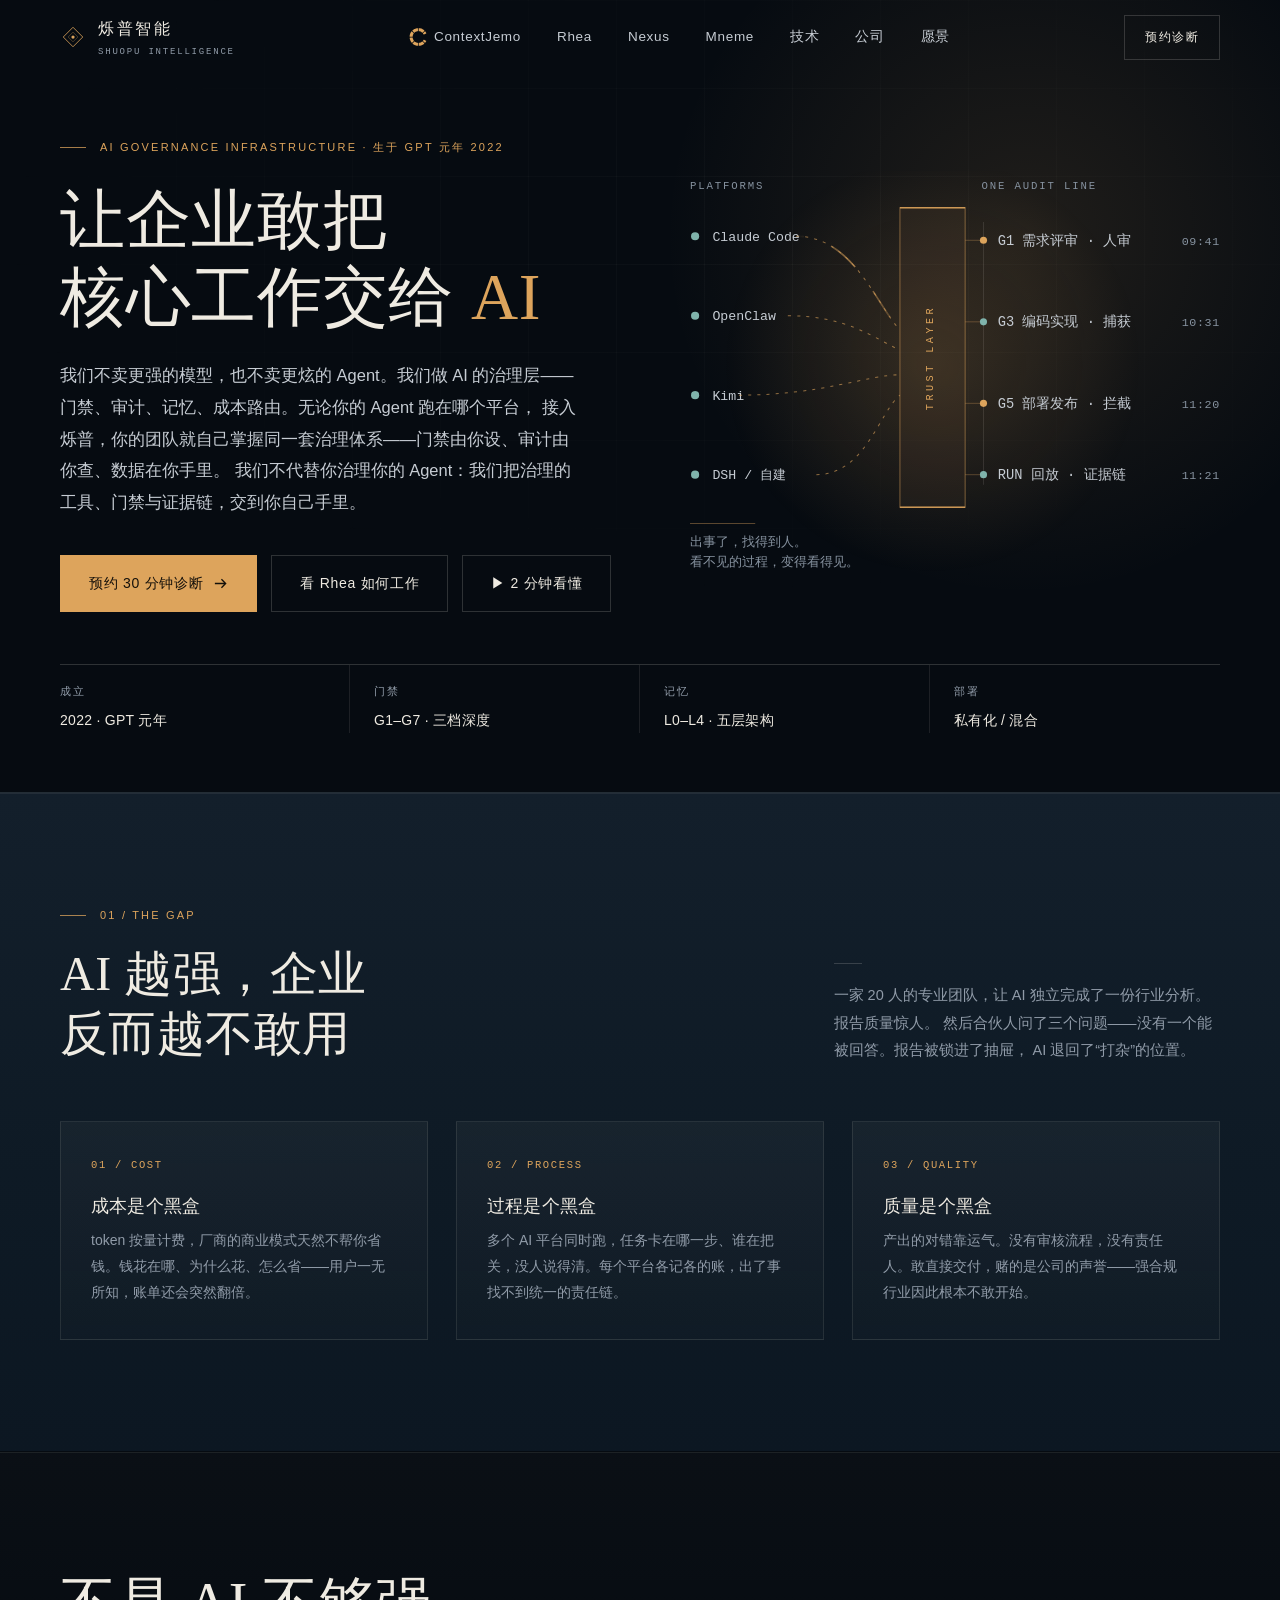
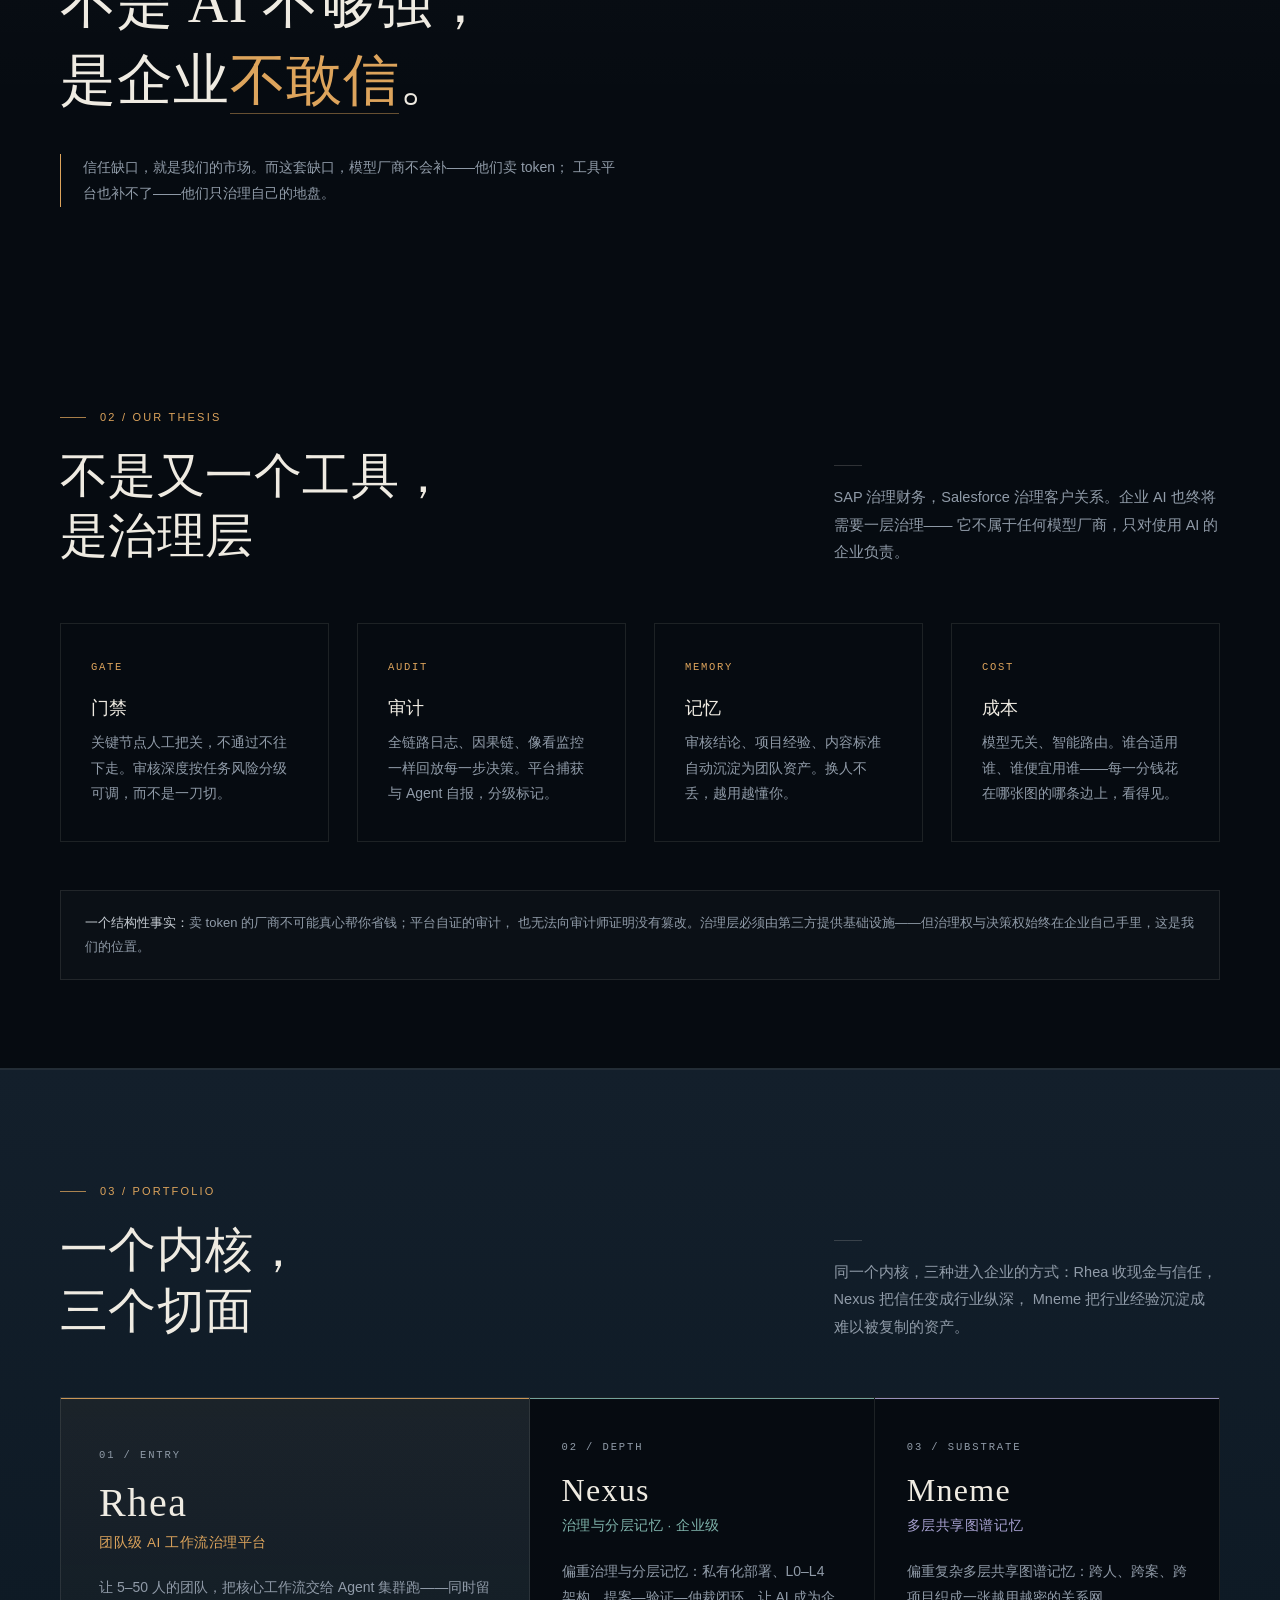
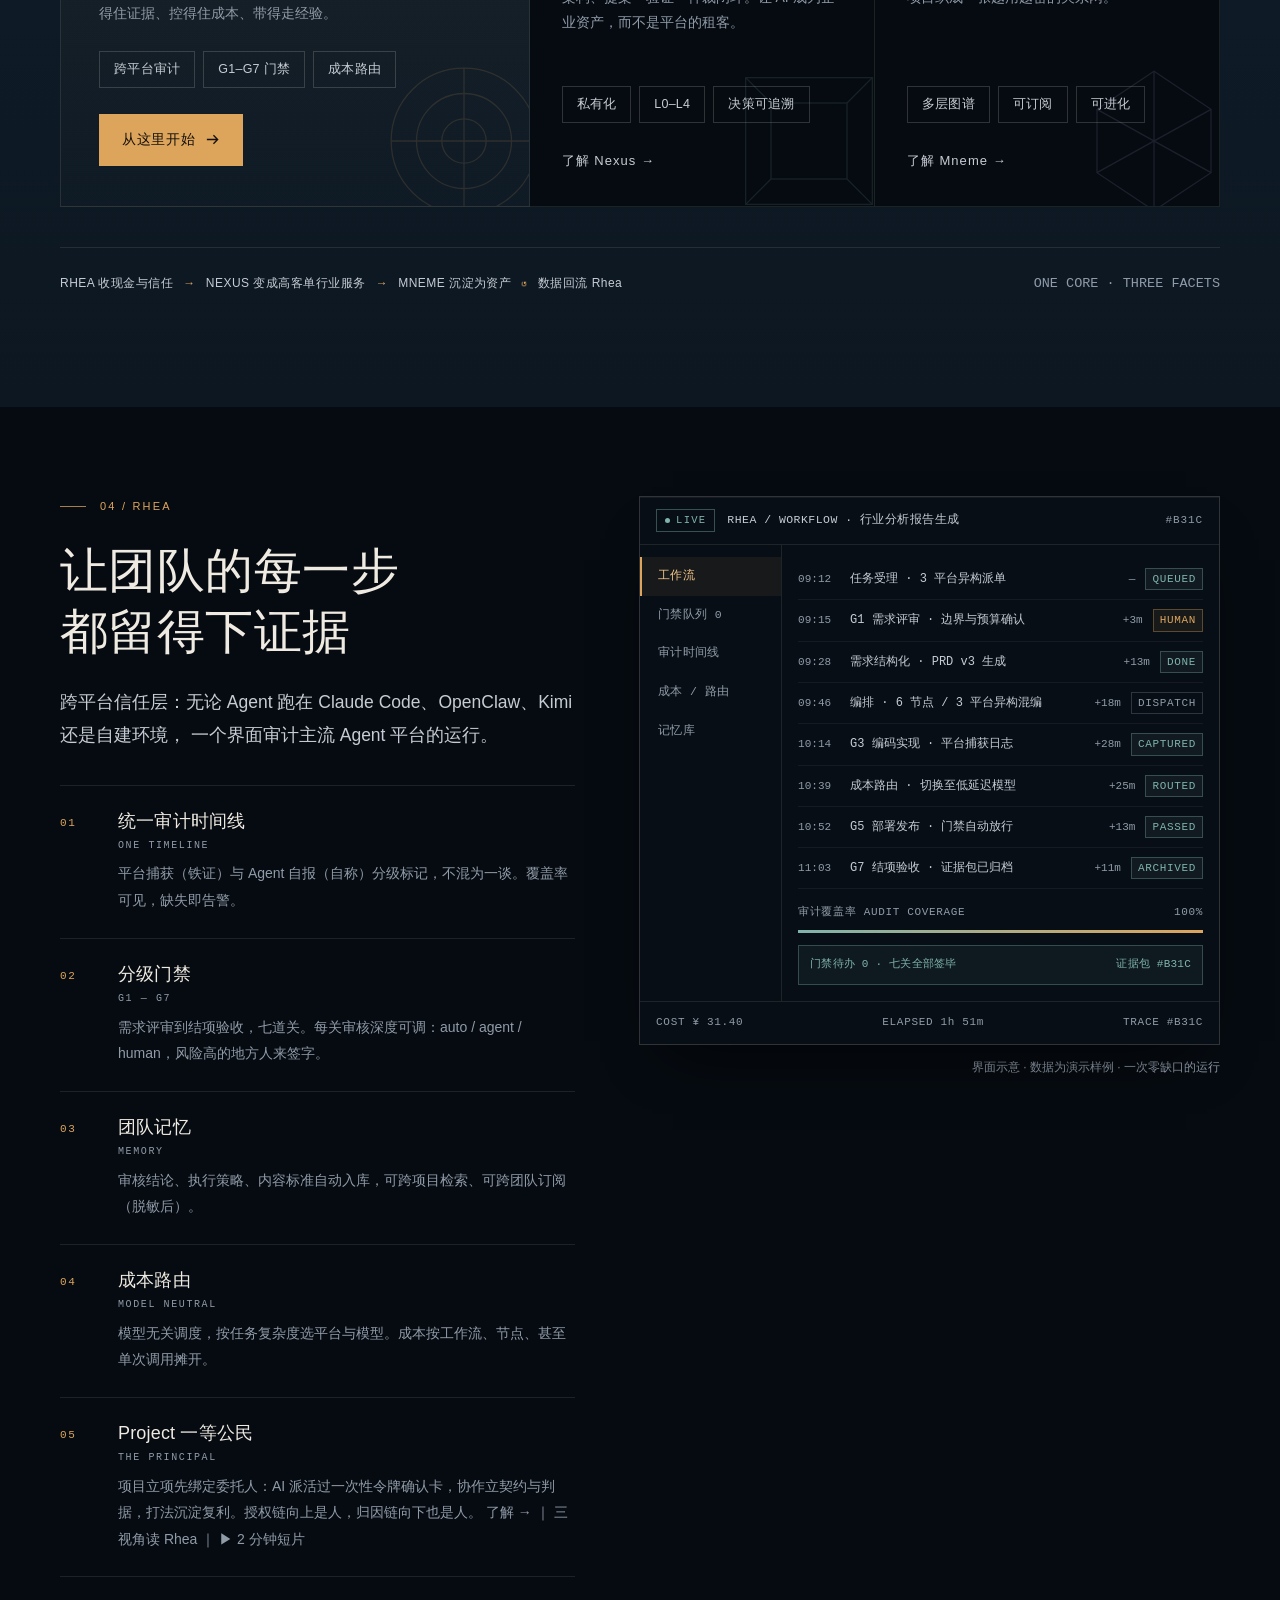
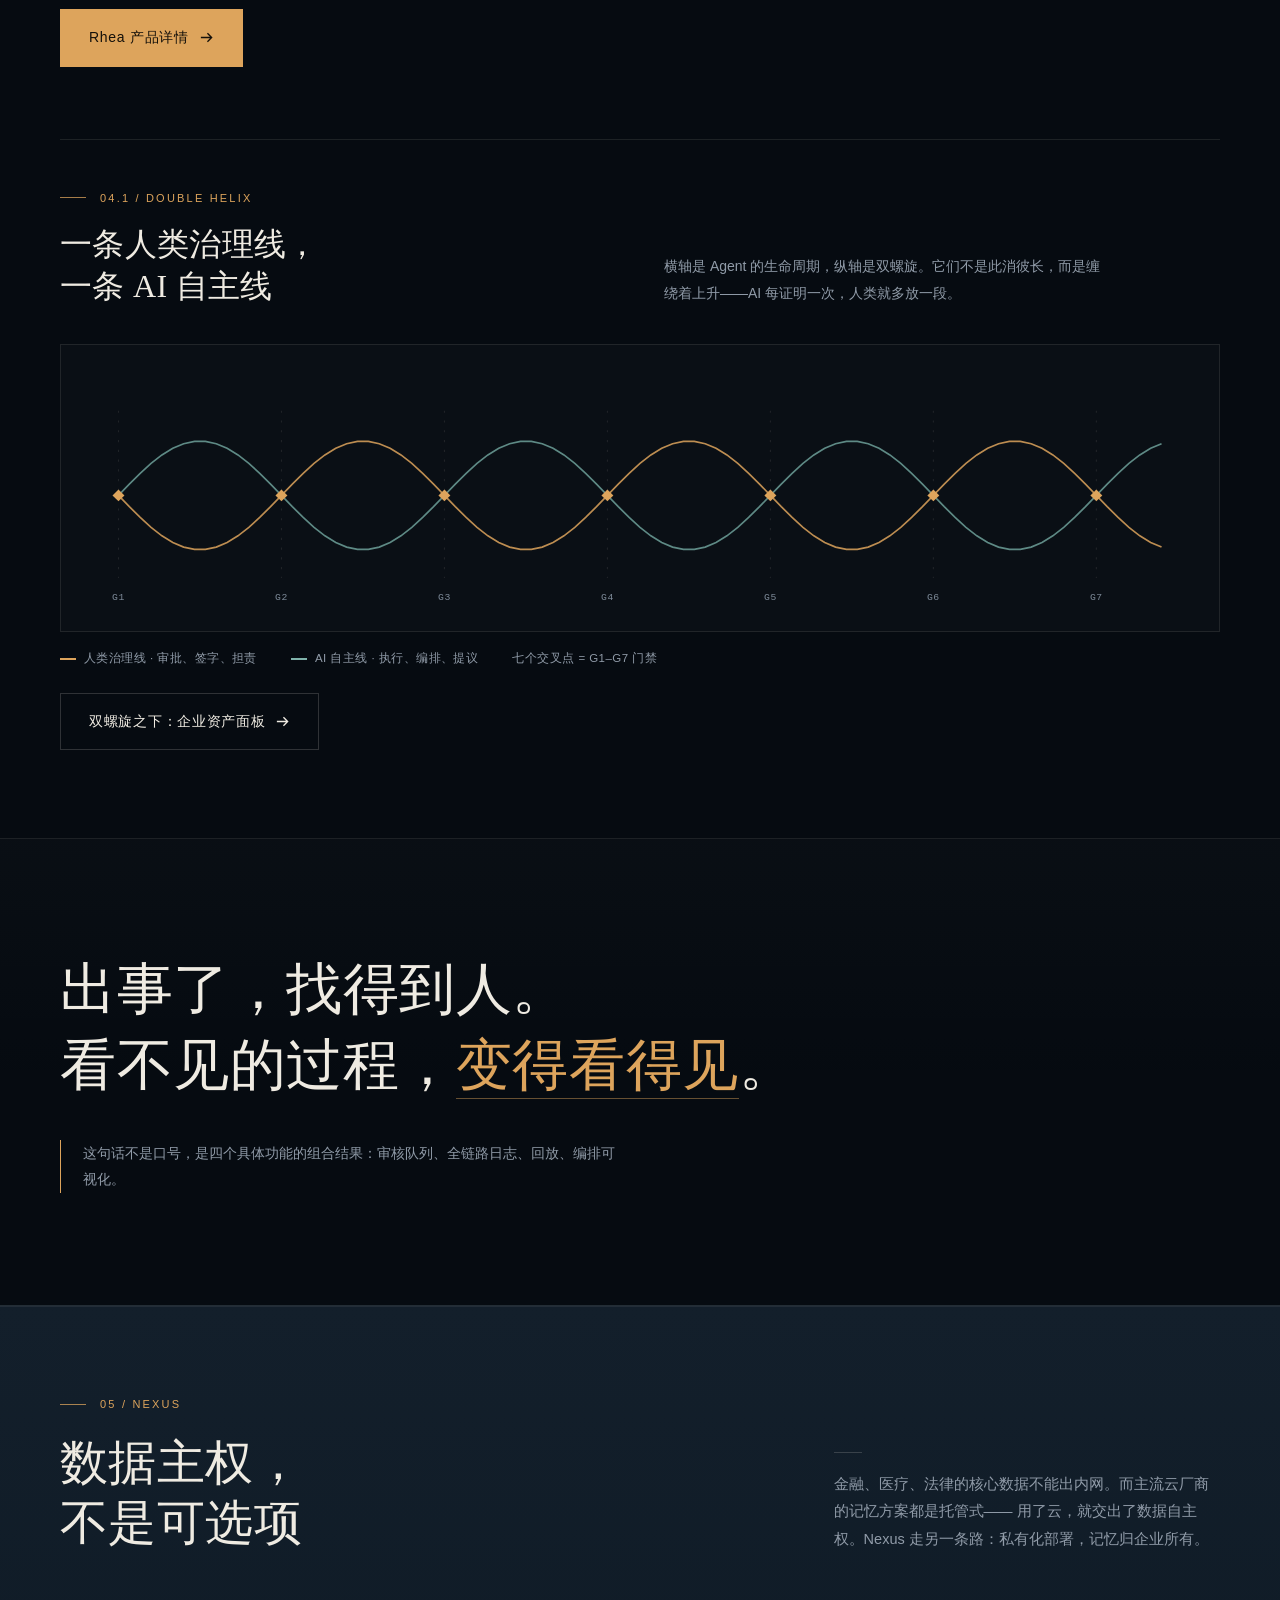
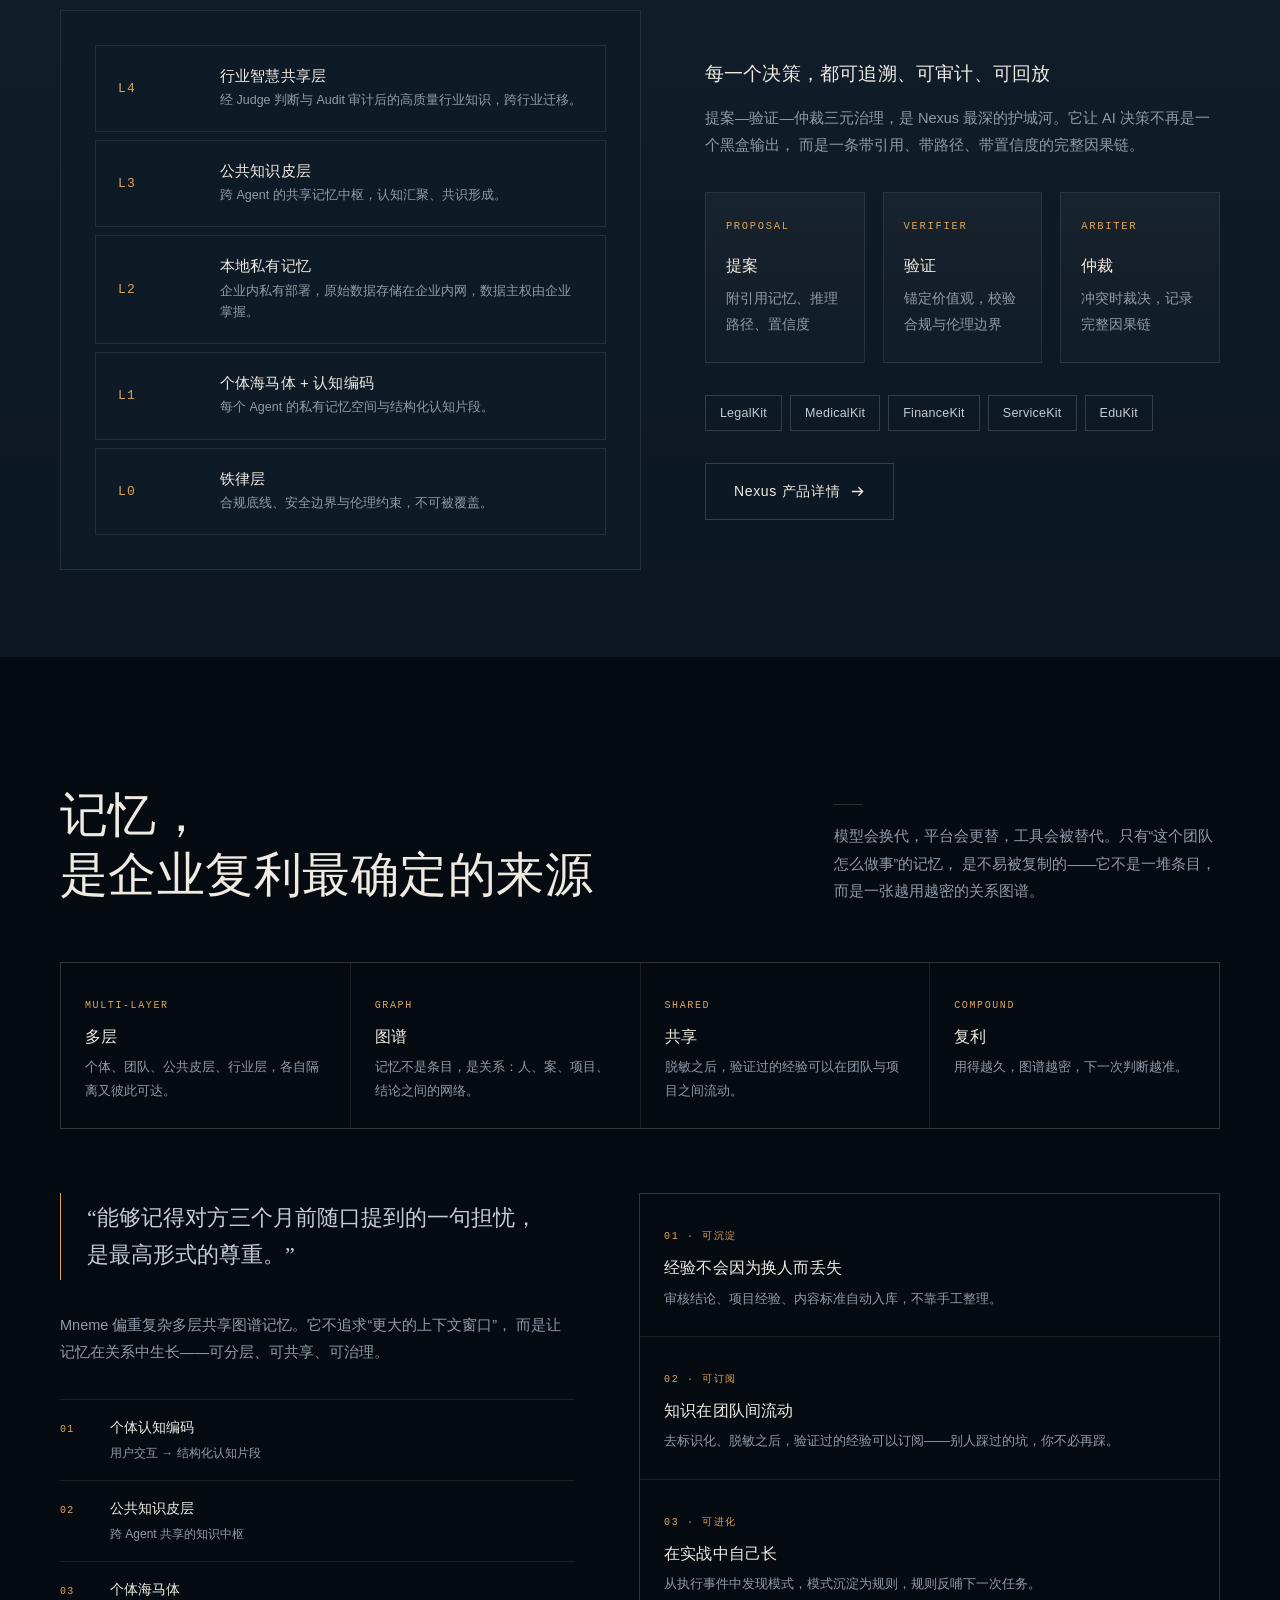
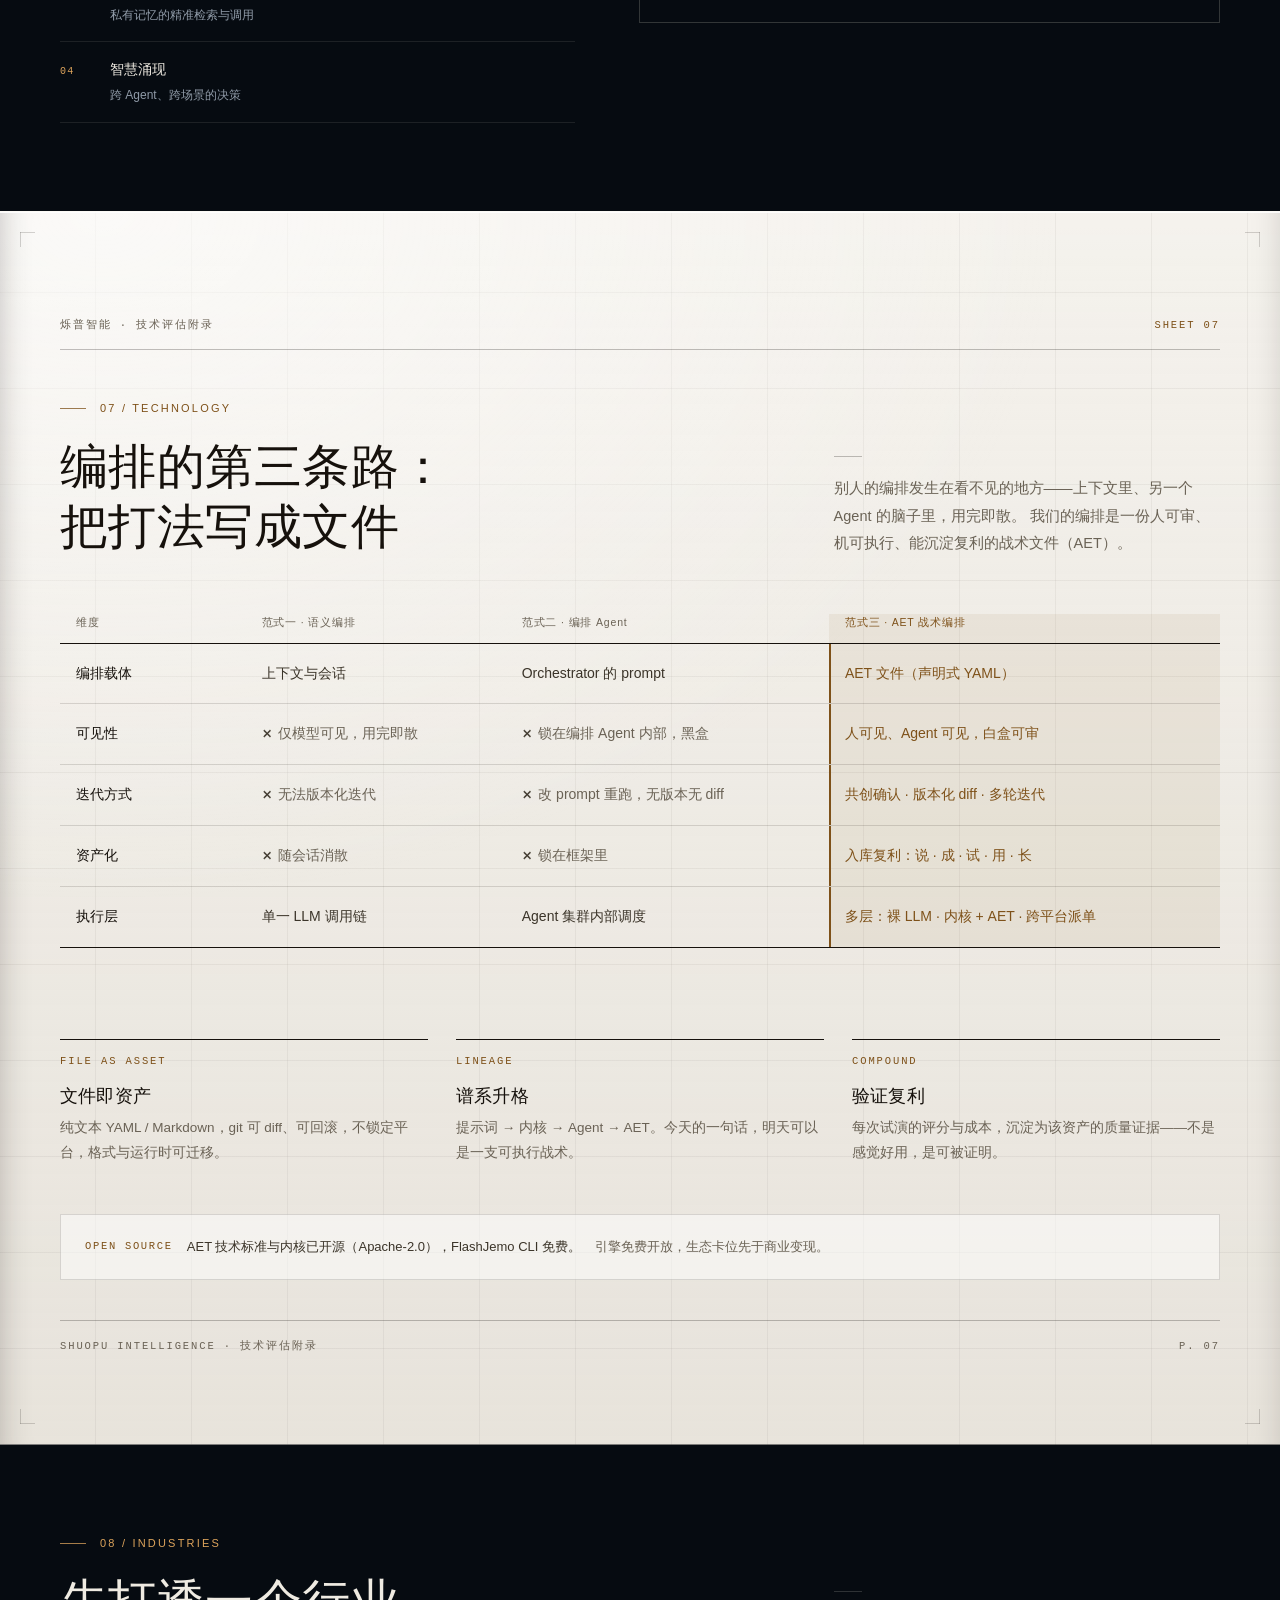
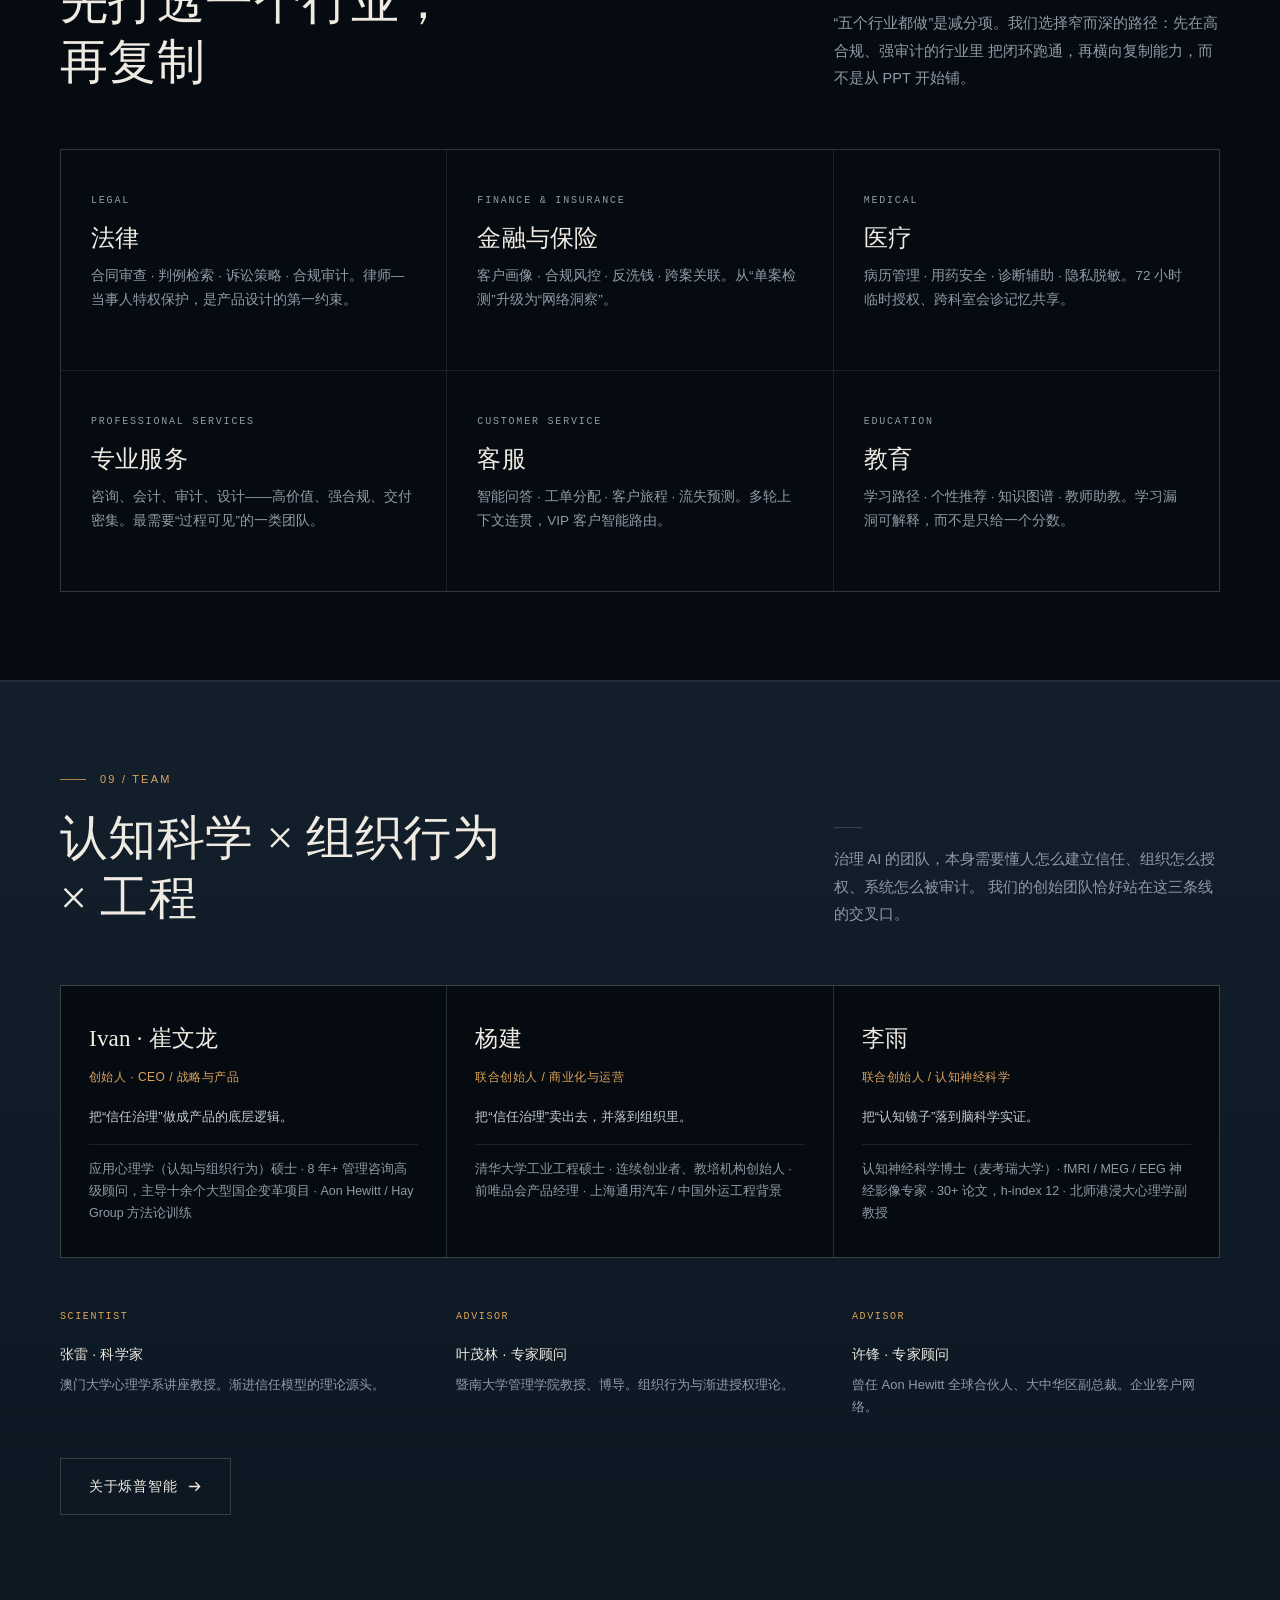
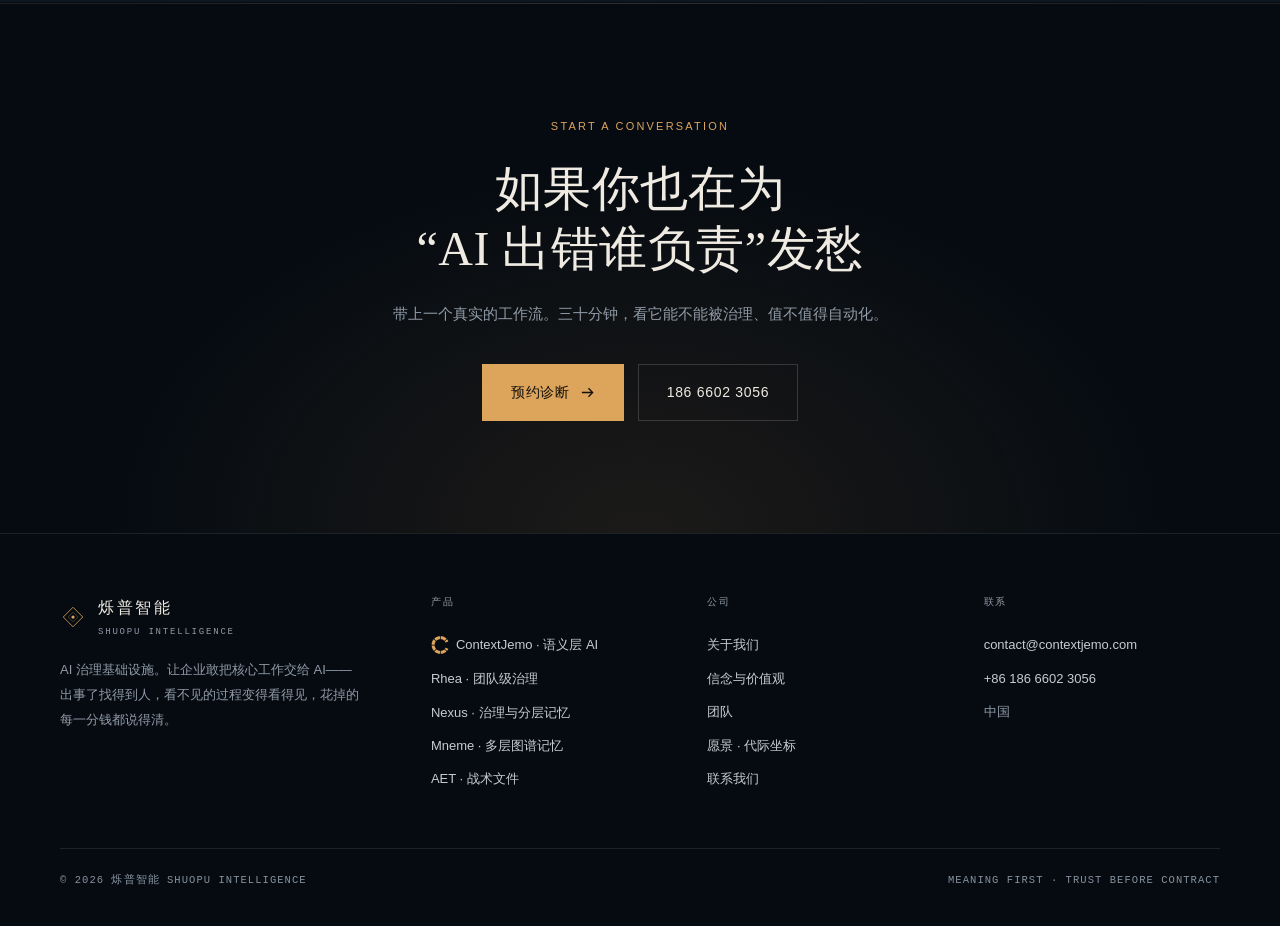
<file: index.html>
<!DOCTYPE html>
<html lang="zh-CN">
<head>
<meta charset="UTF-8">
<meta name="viewport" content="width=device-width, initial-scale=1.0">
<title>烁普智能 · AI 治理基础设施 | 让企业敢把核心工作交给 AI</title>
<meta name="description" content="烁普智能（SHUOPU INTELLIGENCE）是企业 AI 治理基础设施提供方。Rhea 帮团队治理自己的 AI 工作流（双螺旋渐进授权），Nexus 提供私有化治理底座与分层记忆，Mneme 沉淀多层共享图谱记忆。">
<meta name="theme-color" content="#060B11">
<link rel="stylesheet" href="assets/css/site.css">
<link rel="icon" href="data:image/svg+xml,%3Csvg xmlns='http://www.w3.org/2000/svg' viewBox='0 0 32 32'%3E%3Crect width='32' height='32' fill='%23060B11'/%3E%3Cpath d='M16 5 L27 16 L16 27 L5 16 Z' fill='none' stroke='%23DDA45C' stroke-width='1.2'/%3E%3Ccircle cx='16' cy='16' r='2.4' fill='%23DDA45C'/%3E%3C/svg%3E">
</head>
<body>

<a class="skip" href="#main">跳到主要内容</a>

<!-- ================= NAV ================= -->
<header class="nav">
  <div class="wrap">
    <a class="brand" href="index.html" aria-label="烁普智能首页">
      <svg viewBox="0 0 32 32" fill="none" aria-hidden="true">
        <path d="M16 4 L28 16 L16 28 L4 16 Z" stroke="#DDA45C" stroke-width="1"/>
        <path d="M16 10 L22 16 L16 22 L10 16 Z" stroke="#DDA45C" stroke-width="0.8" opacity="0.45"/>
        <circle cx="16" cy="16" r="2" fill="#DDA45C"/>
      </svg>
      <span class="brand-name">烁普智能<span>SHUOPU INTELLIGENCE</span></span>
    </a>
    <nav class="nav-links" id="navLinks">
      <a class="cj-link" href="https://contextjemo.com/"><img class="cj-mark cj-mark--sm" src="assets/logo/cj-mark.svg" alt="">ContextJemo</a>
      <a href="rhea.html">Rhea</a>
      <a href="nexus.html">Nexus</a>
      <a href="index.html#mneme">Mneme</a>
      <a href="index.html#technology">技术</a>
      <a href="about.html">公司</a>
      <a href="vision.html">愿景</a>
      <a class="nav-mobile-cta" href="#contact">预约诊断 →</a>
    </nav>
    <a class="nav-cta" href="about.html#contact">预约诊断</a>
    <button class="burger" aria-label="菜单" aria-expanded="false"><span></span></button>
  </div>
</header>

<!-- ================= HERO ================= -->
<section class="hero">
  <div class="wrap hero-inner">
    <div class="hero-grid">
      <div>
        <div class="eyebrow rv">AI Governance Infrastructure · 生于 GPT 元年 2022</div>
        <h1 class="h-display rv rv-d1">让企业敢把<br>核心工作交给 <span class="accent">AI</span></h1>
        <p class="hero-sub rv rv-d2">
          我们不卖更强的模型，也不卖更炫的 Agent。我们做 AI 的治理层——
          门禁、审计、记忆、成本路由。无论你的 Agent 跑在哪个平台，
          接入烁普，你的团队就自己掌握同一套治理体系——门禁由你设、审计由你查、数据在你手里。
          我们不代替你治理你的 Agent：我们把治理的工具、门禁与证据链，交到你自己手里。
        </p>
        <div class="hero-actions rv rv-d3">
          <a class="btn btn--solid" href="about.html#contact">
            预约 30 分钟诊断
            <svg viewBox="0 0 16 16" fill="none" stroke="currentColor" stroke-width="1.4"><path d="M2 8h11M9 3.5 13.5 8 9 12.5"/></svg>
          </a>
          <a class="btn btn--ghost" href="rhea.html">看 Rhea 如何工作</a>
          <a class="btn btn--ghost" href="film.html">▶ 2 分钟看懂</a>
        </div>
      </div>

      <!-- 桌面版：1:1 字号，读得清才算证据 -->
      <div class="hero-visual hero-visual--d rv rv-d2" aria-hidden="true">
        <svg viewBox="0 0 520 400" fill="none">
          <defs>
            <radialGradient id="hglow" cx="50%" cy="50%">
              <stop offset="0%" stop-color="#DDA45C" stop-opacity="0.16"/>
              <stop offset="100%" stop-color="#DDA45C" stop-opacity="0"/>
            </radialGradient>
            <linearGradient id="hbeam" x1="0" y1="0" x2="1" y2="0">
              <stop offset="0%" stop-color="#DDA45C" stop-opacity="0"/>
              <stop offset="60%" stop-color="#DDA45C" stop-opacity="0.7"/>
              <stop offset="100%" stop-color="#DDA45C" stop-opacity="0.15"/>
            </linearGradient>
          </defs>

          <circle cx="238" cy="190" r="205" fill="url(#hglow)"/>

          <g font-family="SF Mono, Menlo, monospace" font-size="10.5" letter-spacing="1.8" fill="#86929F">
            <text x="0" y="18">PLATFORMS</text>
            <text x="286" y="18">ONE AUDIT LINE</text>
          </g>

          <!-- platforms -->
          <g font-family="SF Mono, Menlo, monospace" font-size="13" fill="#C6CCD3">
            <circle cx="5" cy="64" r="4" fill="#7FB3AB"/>
            <text x="22" y="68.5">Claude Code</text>
            <circle cx="5" cy="142" r="4" fill="#7FB3AB"/>
            <text x="22" y="146.5">OpenClaw</text>
            <circle cx="5" cy="220" r="4" fill="#7FB3AB"/>
            <text x="22" y="224.5">Kimi</text>
            <circle cx="5" cy="298" r="4" fill="#7FB3AB"/>
            <text x="22" y="302.5">DSH / 自建</text>
          </g>

          <!-- converging -->
          <g stroke="#DDA45C" stroke-width="1" opacity="0.62" stroke-dasharray="3 6">
            <path d="M104 64 C 160 64, 182 130, 206 156"/>
            <path d="M96 142 C 152 142, 178 162, 206 176"/>
            <path d="M48 220 C 130 220, 174 200, 206 200"/>
            <path d="M124 298 C 172 298, 186 236, 206 220"/>
          </g>

          <!-- trust layer -->
          <rect x="206" y="36" width="64" height="294" fill="#DDA45C" fill-opacity="0.05" stroke="#DDA45C" stroke-opacity="0.5"/>
          <line x1="206" y1="36" x2="270" y2="36" stroke="#DDA45C" stroke-opacity="0.85" stroke-width="1.4"/>
          <line x1="206" y1="330" x2="270" y2="330" stroke="#DDA45C" stroke-opacity="0.85" stroke-width="1.4"/>
          <text x="238" y="183" text-anchor="middle" transform="rotate(-90 238 183)"
                font-family="SF Mono, Menlo, monospace" font-size="10" letter-spacing="3.4" fill="#DDA45C">TRUST LAYER</text>

          <!-- audit axis -->
          <line x1="288" y1="50" x2="288" y2="308" stroke="#EAE6DC" stroke-opacity="0.12"/>
          <g stroke="#DDA45C" stroke-opacity="0.3">
            <line x1="270" y1="68" x2="288" y2="68"/>
            <line x1="270" y1="148" x2="288" y2="148"/>
            <line x1="270" y1="228" x2="288" y2="228"/>
            <line x1="270" y1="298" x2="288" y2="298"/>
          </g>

          <!-- audit rows -->
          <g font-family="SF Mono, Menlo, monospace">
            <circle cx="288" cy="68" r="3.5" fill="#DDA45C"/>
            <text x="302" y="72.5" font-size="13.5" fill="#C6CCD3">G1 需求评审 · 人审</text>
            <text x="520" y="72.5" font-size="11.5" fill="#86929F" text-anchor="end" letter-spacing="0.6">09:41</text>

            <circle cx="288" cy="148" r="3.5" fill="#7FB3AB"/>
            <text x="302" y="152.5" font-size="13.5" fill="#C6CCD3">G3 编码实现 · 捕获</text>
            <text x="520" y="152.5" font-size="11.5" fill="#86929F" text-anchor="end" letter-spacing="0.6">10:31</text>

            <circle cx="288" cy="228" r="3.5" fill="#DDA45C"/>
            <text x="302" y="232.5" font-size="13.5" fill="#C6CCD3">G5 部署发布 · 拦截</text>
            <text x="520" y="232.5" font-size="11.5" fill="#86929F" text-anchor="end" letter-spacing="0.6">11:20</text>

            <circle cx="288" cy="298" r="3.5" fill="#7FB3AB"/>
            <text x="302" y="302.5" font-size="13.5" fill="#C6CCD3">RUN 回放 · 证据链</text>
            <text x="520" y="302.5" font-size="11.5" fill="#86929F" text-anchor="end" letter-spacing="0.6">11:21</text>
          </g>

          <line x1="0" y1="346" x2="64" y2="346" stroke="#DDA45C" stroke-opacity="0.4"/>
          <g font-family="SF Mono, Menlo, monospace" font-size="12.5" fill="#86929F">
            <text x="0" y="368">出事了，找得到人。</text>
            <text x="0" y="388">看不见的过程，变得看得见。</text>
          </g>

          <!-- 一条流动的线，够了 -->
          <path d="M104 64 C 160 64, 182 130, 206 156" stroke="url(#hbeam)" stroke-width="1.6">
            <animate attributeName="stroke-dashoffset" from="0" to="-60" dur="4s" repeatCount="indefinite"/>
            <animate attributeName="stroke-dasharray" values="0 60;40 20;0 60" dur="4s" repeatCount="indefinite"/>
          </path>
        </svg>
      </div>

      <!-- 移动端：不是把桌面图缩小，是重新画一张大的 -->
      <div class="hero-visual hero-visual--m rv rv-d2" aria-hidden="true">
        <svg viewBox="0 0 360 306" fill="none">
          <g font-family="SF Mono, Menlo, monospace" font-size="11" letter-spacing="1.6" fill="#86929F">
            <text x="0" y="14">PLATFORMS</text>
            <text x="176" y="14">TRUST LAYER</text>
          </g>

          <g font-family="SF Mono, Menlo, monospace" font-size="14" fill="#C6CCD3">
            <circle cx="5" cy="46" r="4" fill="#7FB3AB"/><text x="22" y="50.5">Claude Code</text>
            <circle cx="5" cy="82" r="4" fill="#7FB3AB"/><text x="22" y="86.5">OpenClaw</text>
            <circle cx="5" cy="118" r="4" fill="#7FB3AB"/><text x="22" y="122.5">Kimi</text>
            <circle cx="5" cy="154" r="4" fill="#7FB3AB"/><text x="22" y="158.5">DSH / 自建</text>
          </g>

          <g stroke="#DDA45C" stroke-width="1" opacity="0.45" stroke-dasharray="3 5">
            <line x1="150" y1="46" x2="176" y2="46"/>
            <line x1="150" y1="82" x2="176" y2="82"/>
            <line x1="150" y1="118" x2="176" y2="118"/>
            <line x1="150" y1="154" x2="176" y2="154"/>
          </g>

          <rect x="176" y="28" width="184" height="146" fill="#DDA45C" fill-opacity="0.06" stroke="#DDA45C" stroke-opacity="0.5"/>
          <g font-family="SF Mono, Menlo, monospace" fill="#EAE6DC" font-size="13.5">
            <text x="192" y="70">门禁 · 审计</text>
            <text x="192" y="96">记忆 · 成本路由</text>
          </g>
          <text x="192" y="126" font-family="SF Mono, Menlo, monospace" font-size="11.5" fill="#86929F" letter-spacing="1.2">RHEA / NEXUS</text>

          <g font-family="SF Mono, Menlo, monospace" font-size="13.5" fill="#C6CCD3">
            <circle cx="5" cy="212" r="4" fill="#DDA45C"/><text x="22" y="216.5">G1 需求评审 · 人审</text>
            <circle cx="5" cy="248" r="4" fill="#DDA45C"/><text x="22" y="252.5">G5 部署发布 · 拦截</text>
            <circle cx="5" cy="284" r="4" fill="#7FB3AB"/><text x="22" y="288.5">RUN 回放 · 证据链</text>
          </g>
        </svg>
      </div>
    </div>

    <!-- 证据条：只有站内已有的事实 -->
    <ul class="evidence rv rv-d4">
      <li><span class="e-k">成立</span><span class="e-v">2022 · GPT 元年</span></li>
      <li><span class="e-k">门禁</span><span class="e-v">G1–G7 · 三档深度</span></li>
      <li><span class="e-k">记忆</span><span class="e-v">L0–L4 · 五层架构</span></li>
      <li><span class="e-k">部署</span><span class="e-v">私有化 / 混合</span></li>
    </ul>
  </div>
</section>

<main id="main" tabindex="-1">

<!-- ================= 01 PROBLEM ================= -->
<section class="section section--xl bg-2 section--line" id="problem">
  <div class="wrap">
    <div class="sec-head">
      <div>
        <div class="eyebrow rv">01 / The Gap</div>
        <h2 class="h1 rv rv-d1">AI 越强，企业<br>反而越不敢用</h2>
      </div>
      <p class="rv rv-d2">
        一家 20 人的专业团队，让 AI 独立完成了一份行业分析。报告质量惊人。
        然后合伙人问了三个问题——没有一个能被回答。报告被锁进了抽屉，
        AI 退回了“打杂”的位置。
      </p>
    </div>

    <div class="grid g3">
      <div class="card rv">
        <span class="idx">01 / COST</span>
        <h3>成本是个黑盒</h3>
        <p>token 按量计费，厂商的商业模式天然不帮你省钱。钱花在哪、为什么花、怎么省——用户一无所知，账单还会突然翻倍。</p>
      </div>
      <div class="card rv rv-d1">
        <span class="idx">02 / PROCESS</span>
        <h3>过程是个黑盒</h3>
        <p>多个 AI 平台同时跑，任务卡在哪一步、谁在把关，没人说得清。每个平台各记各的账，出了事找不到统一的责任链。</p>
      </div>
      <div class="card rv rv-d2">
        <span class="idx">03 / QUALITY</span>
        <h3>质量是个黑盒</h3>
        <p>产出的对错靠运气。没有审核流程，没有责任人。敢直接交付，赌的是公司的声誉——强合规行业因此根本不敢开始。</p>
      </div>
    </div>
  </div>
</section>

<!-- 全宽陈述段 · 落点 -->
<section class="lede">
  <div class="wrap">
    <p class="statement rv">不是 AI 不够强，<br>是企业<span class="accent">不敢信</span>。</p>
    <p class="lede-note rv rv-d1">
      信任缺口，就是我们的市场。而这套缺口，模型厂商不会补——他们卖 token；
      工具平台也补不了——他们只治理自己的地盘。
    </p>
  </div>
</section>

<!-- ================= 02 THESIS ================= -->
<section class="section" id="thesis">
  <div class="wrap">
    <div class="sec-head">
      <div>
        <div class="eyebrow rv">02 / Our Thesis</div>
        <h2 class="h1 rv rv-d1">不是又一个工具，<br>是治理层</h2>
      </div>
      <p class="rv rv-d2">
        SAP 治理财务，Salesforce 治理客户关系。企业 AI 也终将需要一层治理——
        它不属于任何模型厂商，只对使用 AI 的企业负责。
      </p>
    </div>

    <div class="grid g4">
      <div class="card card--plain rv">
        <span class="idx">GATE</span>
        <h3>门禁</h3>
        <p>关键节点人工把关，不通过不往下走。审核深度按任务风险分级可调，而不是一刀切。</p>
      </div>
      <div class="card card--plain rv rv-d1">
        <span class="idx">AUDIT</span>
        <h3>审计</h3>
        <p>全链路日志、因果链、像看监控一样回放每一步决策。平台捕获与 Agent 自报，分级标记。</p>
      </div>
      <div class="card card--plain rv rv-d2">
        <span class="idx">MEMORY</span>
        <h3>记忆</h3>
        <p>审核结论、项目经验、内容标准自动沉淀为团队资产。换人不丢，越用越懂你。</p>
      </div>
      <div class="card card--plain rv rv-d3">
        <span class="idx">COST</span>
        <h3>成本</h3>
        <p>模型无关、智能路由。谁合适用谁、谁便宜用谁——每一分钱花在哪张图的哪条边上，看得见。</p>
      </div>
    </div>

    <div class="note rv mt-48">
      <strong>一个结构性事实：</strong>卖 token 的厂商不可能真心帮你省钱；平台自证的审计，
      也无法向审计师证明没有篡改。治理层必须由第三方提供基础设施——但治理权与决策权始终在企业自己手里，这是我们的位置。
    </div>
  </div>
</section>

<!-- ================= 03 PRODUCTS ================= -->
<section class="section section--xl bg-2 section--line" id="products">
  <div class="wrap">
    <div class="sec-head">
      <div>
        <div class="eyebrow rv">03 / Portfolio</div>
        <h2 class="h1 rv rv-d1">一个内核，<br>三个切面</h2>
      </div>
      <p class="rv rv-d2">
        同一个内核，三种进入企业的方式：Rhea 收现金与信任，Nexus 把信任变成行业纵深，
        Mneme 把行业经验沉淀成难以被复制的资产。
      </p>
    </div>

    <div class="pcards">
      <a class="pcard pcard--lead rv" href="rhea.html">
        <span class="tag">01 / Entry</span>
        <div class="pname">Rhea</div>
        <div class="prole">团队级 AI 工作流治理平台</div>
        <p>让 5–50 人的团队，把核心工作流交给 Agent 集群跑——同时留得住证据、控得住成本、带得走经验。</p>
        <div class="chips"><span class="chip">跨平台审计</span><span class="chip">G1–G7 门禁</span><span class="chip">成本路由</span></div>
        <span class="pcard-cta btn btn--solid">从这里开始
          <svg viewBox="0 0 16 16" fill="none" stroke="currentColor" stroke-width="1.4" aria-hidden="true"><path d="M2 8h11M9 3.5 13.5 8 9 12.5"/></svg>
        </span>
        <svg class="glyph" viewBox="0 0 120 120" fill="none" stroke="#DDA45C" stroke-width="0.8" aria-hidden="true">
          <circle cx="60" cy="60" r="46"/><circle cx="60" cy="60" r="30"/><circle cx="60" cy="60" r="14"/>
          <line x1="60" y1="14" x2="60" y2="106"/><line x1="14" y1="60" x2="106" y2="60"/>
        </svg>
      </a>
      <a class="pcard accent-teal rv rv-d1" href="nexus.html">
        <span class="tag">02 / Depth</span>
        <div class="pname">Nexus</div>
        <div class="prole">治理与分层记忆 · 企业级</div>
        <p>偏重治理与分层记忆：私有化部署、L0–L4 架构、提案—验证—仲裁闭环。让 AI 成为企业资产，而不是平台的租客。</p>
        <div class="chips"><span class="chip">私有化</span><span class="chip">L0–L4</span><span class="chip">决策可追溯</span></div>
        <span class="go">了解 Nexus →</span>
        <svg class="glyph" viewBox="0 0 120 120" fill="none" stroke="#7FB3AB" stroke-width="0.8" aria-hidden="true">
          <rect x="20" y="20" width="80" height="80"/><rect x="36" y="36" width="48" height="48"/>
          <line x1="20" y1="20" x2="36" y2="36"/><line x1="100" y1="20" x2="84" y2="36"/>
          <line x1="20" y1="100" x2="36" y2="84"/><line x1="100" y1="100" x2="84" y2="84"/>
        </svg>
      </a>
      <a class="pcard accent-violet rv rv-d2" href="#mneme">
        <span class="tag">03 / Substrate</span>
        <div class="pname">Mneme</div>
        <div class="prole">多层共享图谱记忆</div>
        <p>偏重复杂多层共享图谱记忆：跨人、跨案、跨项目织成一张越用越密的关系网。</p>
        <div class="chips"><span class="chip">多层图谱</span><span class="chip">可订阅</span><span class="chip">可进化</span></div>
        <span class="go">了解 Mneme →</span>
        <svg class="glyph" viewBox="0 0 120 120" fill="none" stroke="#A6A0CF" stroke-width="0.8" aria-hidden="true">
          <path d="M60 16 L96 40 L96 80 L60 104 L24 80 L24 40 Z"/>
          <path d="M60 16 L60 104M24 40 L96 80M96 40 L24 80"/>
        </svg>
      </a>
    </div>

    <div class="chain rv">
      <div class="flowline">
        <span>RHEA 收现金与信任</span><i>→</i>
        <span>NEXUS 变成高客单行业服务</span><i>→</i>
        <span>MNEME 沉淀为资产</span><i>↺</i>
        <span>数据回流 Rhea</span>
      </div>
      <span class="small mono">ONE CORE · THREE FACETS</span>
    </div>
  </div>
</section>

<!-- ================= 04 RHEA ================= -->
<section class="section" id="rhea">
  <div class="wrap">
    <div class="split split--top">
      <div>
        <div class="eyebrow rv">04 / Rhea</div>
        <h2 class="h1 rv rv-d1 mt-24">让团队的每一步<br>都留得下证据</h2>
        <p class="lead rv rv-d2 mt-24">
          跨平台信任层：无论 Agent 跑在 Claude Code、OpenClaw、Kimi 还是自建环境，
          一个界面审计主流 Agent 平台的运行。
        </p>
        <div class="flist flist--stack mt-32">
          <div class="fitem rv">
            <span class="n">01</span>
            <h3>统一审计时间线<small>One Timeline</small></h3>
            <p>平台捕获（铁证）与 Agent 自报（自称）分级标记，不混为一谈。覆盖率可见，缺失即告警。</p>
          </div>
          <div class="fitem rv">
            <span class="n">02</span>
            <h3>分级门禁<small>G1 — G7</small></h3>
            <p>需求评审到结项验收，七道关。每关审核深度可调：auto / agent / human，风险高的地方人来签字。</p>
          </div>
          <div class="fitem rv">
            <span class="n">03</span>
            <h3>团队记忆<small>Memory</small></h3>
            <p>审核结论、执行策略、内容标准自动入库，可跨项目检索、可跨团队订阅（脱敏后）。</p>
          </div>
          <div class="fitem rv">
            <span class="n">04</span>
            <h3>成本路由<small>Model Neutral</small></h3>
            <p>模型无关调度，按任务复杂度选平台与模型。成本按工作流、节点、甚至单次调用摊开。</p>
          </div>
          <div class="fitem rv">
            <span class="n">05</span>
            <h3>Project 一等公民<small>The Principal</small></h3>
            <p>项目立项先绑定委托人：AI 派活过一次性令牌确认卡，协作立契约与判据，打法沉淀复利。授权链向上是人，归因链向下也是人。
              <a href="rhea.html#principal" style="color:inherit">了解 →</a> ｜
              <a href="for-humans.html" style="color:inherit">三视角读 Rhea</a> ｜
              <a href="film.html" style="color:inherit">▶ 2 分钟短片</a></p>
          </div>
        </div>
        <div class="mt-32 rv">
          <a class="btn btn--solid" href="rhea.html">Rhea 产品详情
            <svg viewBox="0 0 16 16" fill="none" stroke="currentColor" stroke-width="1.4"><path d="M2 8h11M9 3.5 13.5 8 9 12.5"/></svg>
          </a>
        </div>
      </div>

      <div class="stick rv rv-d2">
        <div class="console" role="img" aria-label="Rhea 控制台界面示意：一次完整跑通的行业分析报告，审计覆盖率 100%">
          <div class="console-bar">
            <span class="cpill"><i></i>LIVE</span>
            <span class="cbar-t">RHEA / WORKFLOW · 行业分析报告生成</span>
            <span class="cbar-x">#B31C</span>
          </div>
          <div class="console-body">
            <div class="console-side">
              <span class="on">工作流</span>
              <span>门禁队列 0</span>
              <span>审计时间线</span>
              <span>成本 / 路由</span>
              <span>记忆库</span>
            </div>
            <div class="console-main">
              <div class="tl-row"><span class="t">09:12</span><span class="d">任务受理 · 3 平台异构派单</span><span class="dur">—</span><span class="s ok">QUEUED</span></div>
              <div class="tl-row"><span class="t">09:15</span><span class="d">G1 需求评审 · 边界与预算确认</span><span class="dur">+3m</span><span class="s gate">HUMAN</span></div>
              <div class="tl-row"><span class="t">09:28</span><span class="d">需求结构化 · PRD v3 生成</span><span class="dur">+13m</span><span class="s ok">DONE</span></div>
              <div class="tl-row"><span class="t">09:46</span><span class="d">编排 · 6 节点 / 3 平台异构混编</span><span class="dur">+18m</span><span class="s run">DISPATCH</span></div>
              <div class="tl-row"><span class="t">10:14</span><span class="d">G3 编码实现 · 平台捕获日志</span><span class="dur">+28m</span><span class="s ok">CAPTURED</span></div>
              <div class="tl-row"><span class="t">10:39</span><span class="d">成本路由 · 切换至低延迟模型</span><span class="dur">+25m</span><span class="s ok">ROUTED</span></div>
              <div class="tl-row"><span class="t">10:52</span><span class="d">G5 部署发布 · 门禁自动放行</span><span class="dur">+13m</span><span class="s ok">PASSED</span></div>
              <div class="tl-row"><span class="t">11:03</span><span class="d">G7 结项验收 · 证据包已归档</span><span class="dur">+11m</span><span class="s ok">ARCHIVED</span></div>

              <div class="cov">
                <div class="cov-top"><span>审计覆盖率 AUDIT COVERAGE</span><span>100%</span></div>
                <div class="cov-bar"><i style="width:100%"></i></div>
              </div>
              <div class="ctodo ctodo--ok">
                <span>门禁待办 0 · 七关全部签毕</span>
                <span>证据包 #B31C</span>
              </div>
            </div>
          </div>
          <div class="console-foot">
            <span>COST ¥ 31.40</span>
            <span>ELAPSED 1h 51m</span>
            <span>TRACE #B31C</span>
          </div>
        </div>
        <p class="console-cap">界面示意 · 数据为演示样例 · 一次零缺口的运行</p>
      </div>
    </div>

    <div class="helix-band">
      <div class="eyebrow rv">04.1 / Double Helix</div>
      <div class="helix-head">
        <h3 class="h2 helix-title rv rv-d1">一条人类治理线，<br>一条 AI 自主线</h3>
        <p class="rv rv-d2">横轴是 Agent 的生命周期，纵轴是双螺旋。它们不是此消彼长，而是缠绕着上升——AI 每证明一次，人类就多放一段。</p>
      </div>
      <div class="helix-figure rv"><svg viewBox="0 0 1040 240" fill="none" role="img" aria-label="双螺旋：人类治理线与 AI 自主线">
        <g stroke="#EAE6DC" stroke-opacity="0.1" stroke-dasharray="2 7"><line x1="40" y1="42" x2="40" y2="196"/><line x1="190" y1="42" x2="190" y2="196"/><line x1="340" y1="42" x2="340" y2="196"/><line x1="490" y1="42" x2="490" y2="196"/><line x1="640" y1="42" x2="640" y2="196"/><line x1="790" y1="42" x2="790" y2="196"/><line x1="940" y1="42" x2="940" y2="196"/></g>
        <path d="M40 120.0 L50 130.4 L60 140.3 L70 149.4 L80 157.2 L90 163.3 L100 167.6 L110 169.7 L120 169.7 L130 167.6 L140 163.3 L150 157.2 L160 149.4 L170 140.3 L180 130.4 L190 120.0 L200 109.6 L210 99.7 L220 90.6 L230 82.8 L240 76.7 L250 72.4 L260 70.3 L270 70.3 L280 72.4 L290 76.7 L300 82.8 L310 90.6 L320 99.7 L330 109.6 L340 120.0 L350 130.4 L360 140.3 L370 149.4 L380 157.2 L390 163.3 L400 167.6 L410 169.7 L420 169.7 L430 167.6 L440 163.3 L450 157.2 L460 149.4 L470 140.3 L480 130.4 L490 120.0 L500 109.6 L510 99.7 L520 90.6 L530 82.8 L540 76.7 L550 72.4 L560 70.3 L570 70.3 L580 72.4 L590 76.7 L600 82.8 L610 90.6 L620 99.7 L630 109.6 L640 120.0 L650 130.4 L660 140.3 L670 149.4 L680 157.2 L690 163.3 L700 167.6 L710 169.7 L720 169.7 L730 167.6 L740 163.3 L750 157.2 L760 149.4 L770 140.3 L780 130.4 L790 120.0 L800 109.6 L810 99.7 L820 90.6 L830 82.8 L840 76.7 L850 72.4 L860 70.3 L870 70.3 L880 72.4 L890 76.7 L900 82.8 L910 90.6 L920 99.7 L930 109.6 L940 120.0 L950 130.4 L960 140.3 L970 149.4 L980 157.2 L990 163.3 L1000 167.6" stroke="#DDA45C" stroke-width="1.5" stroke-opacity="0.85"/>
        <path d="M40 120.0 L50 109.6 L60 99.7 L70 90.6 L80 82.8 L90 76.7 L100 72.4 L110 70.3 L120 70.3 L130 72.4 L140 76.7 L150 82.8 L160 90.6 L170 99.7 L180 109.6 L190 120.0 L200 130.4 L210 140.3 L220 149.4 L230 157.2 L240 163.3 L250 167.6 L260 169.7 L270 169.7 L280 167.6 L290 163.3 L300 157.2 L310 149.4 L320 140.3 L330 130.4 L340 120.0 L350 109.6 L360 99.7 L370 90.6 L380 82.8 L390 76.7 L400 72.4 L410 70.3 L420 70.3 L430 72.4 L440 76.7 L450 82.8 L460 90.6 L470 99.7 L480 109.6 L490 120.0 L500 130.4 L510 140.3 L520 149.4 L530 157.2 L540 163.3 L550 167.6 L560 169.7 L570 169.7 L580 167.6 L590 163.3 L600 157.2 L610 149.4 L620 140.3 L630 130.4 L640 120.0 L650 109.6 L660 99.7 L670 90.6 L680 82.8 L690 76.7 L700 72.4 L710 70.3 L720 70.3 L730 72.4 L740 76.7 L750 82.8 L760 90.6 L770 99.7 L780 109.6 L790 120.0 L800 130.4 L810 140.3 L820 149.4 L830 157.2 L840 163.3 L850 167.6 L860 169.7 L870 169.7 L880 167.6 L890 163.3 L900 157.2 L910 149.4 L920 140.3 L930 130.4 L940 120.0 L950 109.6 L960 99.7 L970 90.6 L980 82.8 L990 76.7 L1000 72.4" stroke="#74A9A2" stroke-width="1.5" stroke-opacity="0.8"/>
        <path d="M40 114.5 L45.5 120 L40 125.5 L34.5 120 Z" fill="#DDA45C"/><path d="M190 114.5 L195.5 120 L190 125.5 L184.5 120 Z" fill="#DDA45C"/><path d="M340 114.5 L345.5 120 L340 125.5 L334.5 120 Z" fill="#DDA45C"/><path d="M490 114.5 L495.5 120 L490 125.5 L484.5 120 Z" fill="#DDA45C"/><path d="M640 114.5 L645.5 120 L640 125.5 L634.5 120 Z" fill="#DDA45C"/><path d="M790 114.5 L795.5 120 L790 125.5 L784.5 120 Z" fill="#DDA45C"/><path d="M940 114.5 L945.5 120 L940 125.5 L934.5 120 Z" fill="#DDA45C"/>
        <g font-family="SF Mono, Menlo, monospace" font-size="9" fill="#7E8B99" text-anchor="middle" letter-spacing="0.5"><text x="40" y="216">G1</text><text x="190" y="216">G2</text><text x="340" y="216">G3</text><text x="490" y="216">G4</text><text x="640" y="216">G5</text><text x="790" y="216">G6</text><text x="940" y="216">G7</text></g>
        
      </svg></div>
      <div class="helix-legend rv">
        <span><i class="lg-a"></i>人类治理线 · 审批、签字、担责</span>
        <span><i class="lg-t"></i>AI 自主线 · 执行、编排、提议</span>
        <span class="dim">七个交叉点 = G1–G7 门禁</span>
      </div>
      <a class="btn btn--ghost rv mt-24" href="rhea.html#assets">双螺旋之下：企业资产面板
        <svg viewBox="0 0 16 16" fill="none" stroke="currentColor" stroke-width="1.4"><path d="M2 8h11M9 3.5 13.5 8 9 12.5"/></svg>
      </a>
    </div>
  </div>
</section>

<!-- 全宽陈述段 · 第二个落点 -->
<section class="lede">
  <div class="wrap">
    <p class="statement rv">出事了，找得到人。<br>看不见的过程，<span class="accent">变得看得见</span>。</p>
    <p class="lede-note rv rv-d1">
      这句话不是口号，是四个具体功能的组合结果：审核队列、全链路日志、回放、编排可视化。
    </p>
  </div>
</section>

<!-- ================= 05 NEXUS ================= -->
<section class="section bg-2 section--line" id="nexus">
  <div class="wrap">
    <div class="sec-head">
      <div>
        <div class="eyebrow rv">05 / Nexus</div>
        <h2 class="h1 rv rv-d1">数据主权，<br>不是可选项</h2>
      </div>
      <p class="rv rv-d2">
        金融、医疗、法律的核心数据不能出内网。而主流云厂商的记忆方案都是托管式——
        用了云，就交出了数据自主权。Nexus 走另一条路：私有化部署，记忆归企业所有。
      </p>
    </div>

    <div class="split split--rev">
      <div class="arch rv">
        <div class="layer">
          <span class="lv">L4</span>
          <div><h4>行业智慧共享层</h4><p>经 Judge 判断与 Audit 审计后的高质量行业知识，跨行业迁移。</p></div>
        </div>
        <div class="layer">
          <span class="lv">L3</span>
          <div><h4>公共知识皮层</h4><p>跨 Agent 的共享记忆中枢，认知汇聚、共识形成。</p></div>
        </div>
        <div class="layer">
          <span class="lv">L2</span>
          <div><h4>本地私有记忆</h4><p>企业内私有部署，原始数据存储在企业内网，数据主权由企业掌握。</p></div>
        </div>
        <div class="layer">
          <span class="lv">L1</span>
          <div><h4>个体海马体 + 认知编码</h4><p>每个 Agent 的私有记忆空间与结构化认知片段。</p></div>
        </div>
        <div class="layer">
          <span class="lv">L0</span>
          <div><h4>铁律层</h4><p>合规底线、安全边界与伦理约束，不可被覆盖。</p></div>
        </div>
      </div>

      <div>
        <h3 class="h3 rv mb-16">每一个决策，都可追溯、可审计、可回放</h3>
        <p class="body-sm rv">
          提案—验证—仲裁三元治理，是 Nexus 最深的护城河。它让 AI 决策不再是一个黑盒输出，
          而是一条带引用、带路径、带置信度的完整因果链。
        </p>
        <div class="grid g3 g3--tight mt-32">
          <div class="card card--sm rv">
            <span class="idx">PROPOSAL</span>
            <h3>提案</h3>
            <p>附引用记忆、推理路径、置信度</p>
          </div>
          <div class="card card--sm rv rv-d1">
            <span class="idx">VERIFIER</span>
            <h3>验证</h3>
            <p>锚定价值观，校验合规与伦理边界</p>
          </div>
          <div class="card card--sm rv rv-d2">
            <span class="idx">ARBITER</span>
            <h3>仲裁</h3>
            <p>冲突时裁决，记录完整因果链</p>
          </div>
        </div>
        <div class="chips mt-32">
          <span class="chip">LegalKit</span>
          <span class="chip">MedicalKit</span>
          <span class="chip">FinanceKit</span>
          <span class="chip">ServiceKit</span>
          <span class="chip">EduKit</span>
        </div>
        <div class="mt-32">
          <a class="btn btn--ghost" href="nexus.html">Nexus 产品详情
            <svg viewBox="0 0 16 16" fill="none" stroke="currentColor" stroke-width="1.4"><path d="M2 8h11M9 3.5 13.5 8 9 12.5"/></svg>
          </a>
        </div>
      </div>
    </div>
  </div>
</section>

<!-- ================= 06 MNEME ================= -->
<section class="section" id="mneme">
  <div class="wrap">
    <div class="sec-head">
      <div>
        <div class="eyebrow rv">06 / Mneme</div>
        <h2 class="h1 rv rv-d1">记忆，<br>是企业复利最确定的来源</h2>
      </div>
      <p class="rv rv-d2">
        模型会换代，平台会更替，工具会被替代。只有“这个团队怎么做事”的记忆，
        是不易被复制的——它不是一堆条目，而是一张越用越密的关系图谱。
      </p>
    </div>

    <div class="mgrid">
      <div class="mcell rv">
        <span class="m-k">MULTI-LAYER</span>
        <h4>多层</h4>
        <p class="small">个体、团队、公共皮层、行业层，各自隔离又彼此可达。</p>
      </div>
      <div class="mcell rv rv-d1">
        <span class="m-k">GRAPH</span>
        <h4>图谱</h4>
        <p class="small">记忆不是条目，是关系：人、案、项目、结论之间的网络。</p>
      </div>
      <div class="mcell rv rv-d2">
        <span class="m-k">SHARED</span>
        <h4>共享</h4>
        <p class="small">脱敏之后，验证过的经验可以在团队与项目之间流动。</p>
      </div>
      <div class="mcell rv rv-d3">
        <span class="m-k">COMPOUND</span>
        <h4>复利</h4>
        <p class="small">用得越久，图谱越密，下一次判断越准。</p>
      </div>
    </div>

    <div class="split split--top mt-64">
      <div>
        <p class="pull rv">
          “能够记得对方三个月前随口提到的一句担忧，<br class="br-d">是最高形式的尊重。”
        </p>
        <p class="body-sm rv mt-32">
          Mneme 偏重复杂多层共享图谱记忆。它不追求“更大的上下文窗口”，
          而是让记忆在关系中生长——可分层、可共享、可治理。
        </p>
        <div class="memflow rv">
          <div class="mrow"><span>01</span><b>个体认知编码<i>用户交互 → 结构化认知片段</i></b></div>
          <div class="mrow"><span>02</span><b>公共知识皮层<i>跨 Agent 共享的知识中枢</i></b></div>
          <div class="mrow"><span>03</span><b>个体海马体<i>私有记忆的精准检索与调用</i></b></div>
          <div class="mrow"><span>04</span><b>智慧涌现<i>跨 Agent、跨场景的决策</i></b></div>
        </div>
      </div>
      <div class="mgrid mgrid--col">
        <div class="mcell rv">
          <span class="m-k">01 · 可沉淀</span>
          <h4>经验不会因为换人而丢失</h4>
          <p class="small">审核结论、项目经验、内容标准自动入库，不靠手工整理。</p>
        </div>
        <div class="mcell rv rv-d1">
          <span class="m-k">02 · 可订阅</span>
          <h4>知识在团队间流动</h4>
          <p class="small">去标识化、脱敏之后，验证过的经验可以订阅——别人踩过的坑，你不必再踩。</p>
        </div>
        <div class="mcell rv rv-d2">
          <span class="m-k">03 · 可进化</span>
          <h4>在实战中自己长</h4>
          <p class="small">从执行事件中发现模式，模式沉淀为规则，规则反哺下一次任务。</p>
        </div>
      </div>
    </div>
  </div>
</section>

<!-- ================= 07 TECHNOLOGY · 纸面段（全站唯一的反相页）================= -->
<section class="section sheet" id="technology">
  <div class="wrap">
    <div class="sheet-head">
      <span>烁普智能 · 技术评估附录</span>
      <span class="sl">SHEET 07</span>
    </div>

    <div class="sec-head">
      <div>
        <div class="eyebrow rv">07 / Technology</div>
        <h2 class="h1 rv rv-d1">编排的第三条路：<br>把打法写成文件</h2>
      </div>
      <p class="rv rv-d2">
        别人的编排发生在看不见的地方——上下文里、另一个 Agent 的脑子里，用完即散。
        我们的编排是一份人可审、机可执行、能沉淀复利的战术文件（AET）。
      </p>
    </div>

    <div class="tbl-wrap rv">
      <table class="tbl tbl--hi-last">
        <caption class="sr-only">三种 AI 编排范式的对比：语义编排、编排 Agent、AET 战术编排。带 ✕ 的格子表示该维度不具备或需自行补建。</caption>
        <thead>
          <tr>
            <th scope="col" style="width:16%">维度</th>
            <th scope="col">范式一 · 语义编排</th>
            <th scope="col">范式二 · 编排 Agent</th>
            <th scope="col">范式三 · AET 战术编排</th>
          </tr>
        </thead>
        <tbody>
          <tr>
            <td>编排载体</td>
            <td>上下文与会话</td>
            <td>Orchestrator 的 prompt</td>
            <td class="yes">AET 文件（声明式 YAML）</td>
          </tr>
          <tr>
            <td>可见性</td>
            <td class="no"><span class="sr-only">不具备：</span><i class="mk" aria-hidden="true">✕</i>仅模型可见，用完即散</td>
            <td class="no"><span class="sr-only">不具备：</span><i class="mk" aria-hidden="true">✕</i>锁在编排 Agent 内部，黑盒</td>
            <td class="yes">人可见、Agent 可见，白盒可审</td>
          </tr>
          <tr>
            <td>迭代方式</td>
            <td class="no"><span class="sr-only">不具备：</span><i class="mk" aria-hidden="true">✕</i>无法版本化迭代</td>
            <td class="no"><span class="sr-only">不具备：</span><i class="mk" aria-hidden="true">✕</i>改 prompt 重跑，无版本无 diff</td>
            <td class="yes">共创确认 · 版本化 diff · 多轮迭代</td>
          </tr>
          <tr>
            <td>资产化</td>
            <td class="no"><span class="sr-only">不具备：</span><i class="mk" aria-hidden="true">✕</i>随会话消散</td>
            <td class="no"><span class="sr-only">不具备：</span><i class="mk" aria-hidden="true">✕</i>锁在框架里</td>
            <td class="yes">入库复利：说 · 成 · 试 · 用 · 长</td>
          </tr>
          <tr>
            <td>执行层</td>
            <td>单一 LLM 调用链</td>
            <td>Agent 集群内部调度</td>
            <td class="yes">多层：裸 LLM · 内核 + AET · 跨平台派单</td>
          </tr>
        </tbody>
      </table>
    </div>
    <div class="tbl-legend rv">
      <span><i class="mk" aria-hidden="true">✕</i>不具备 / 需自行补建</span>
      <span class="yes">赭色栏为本方方案</span>
    </div>

    <div class="grid g3 mt-56">
      <div class="principle rv">
        <span class="p-key">FILE AS ASSET</span>
        <h3>文件即资产</h3>
        <p>纯文本 YAML / Markdown，git 可 diff、可回滚，不锁定平台，格式与运行时可迁移。</p>
      </div>
      <div class="principle rv rv-d1">
        <span class="p-key">LINEAGE</span>
        <h3>谱系升格</h3>
        <p>提示词 → 内核 → Agent → AET。今天的一句话，明天可以是一支可执行战术。</p>
      </div>
      <div class="principle rv rv-d2">
        <span class="p-key">COMPOUND</span>
        <h3>验证复利</h3>
        <p>每次试演的评分与成本，沉淀为该资产的质量证据——不是感觉好用，是可被证明。</p>
      </div>
    </div>

    <div class="note note--row rv mt-48">
      <span class="mono" style="color:var(--amber);font-size:10.5px;letter-spacing:.16em">OPEN SOURCE</span>
      <span>AET 技术标准与内核已开源（Apache-2.0），FlashJemo CLI 免费。</span>
      <span class="dim">引擎免费开放，生态卡位先于商业变现。</span>
    </div>

    <div class="folio">
      <span>SHUOPU INTELLIGENCE · 技术评估附录</span>
      <span>P. 07</span>
    </div>
  </div>
</section>

<!-- ================= 08 INDUSTRIES ================= -->
<section class="section" id="industries">  <div class="wrap">
    <div class="sec-head">
      <div>
        <div class="eyebrow rv">08 / Industries</div>
        <h2 class="h1 rv rv-d1">先打透一个行业，<br>再复制</h2>
      </div>
      <p class="rv rv-d2">
        “五个行业都做”是减分项。我们选择窄而深的路径：先在高合规、强审计的行业里
        把闭环跑通，再横向复制能力，而不是从 PPT 开始铺。
      </p>
    </div>

    <div class="ind-grid">
      <div class="ind rv">
        <span class="en">Legal</span>
        <h3>法律</h3>
        <p>合同审查 · 判例检索 · 诉讼策略 · 合规审计。律师—当事人特权保护，是产品设计的第一约束。</p>
      </div>
      <div class="ind rv rv-d1">
        <span class="en">Finance &amp; Insurance</span>
        <h3>金融与保险</h3>
        <p>客户画像 · 合规风控 · 反洗钱 · 跨案关联。从“单案检测”升级为“网络洞察”。</p>
      </div>
      <div class="ind rv rv-d2">
        <span class="en">Medical</span>
        <h3>医疗</h3>
        <p>病历管理 · 用药安全 · 诊断辅助 · 隐私脱敏。72 小时临时授权、跨科室会诊记忆共享。</p>
      </div>
      <div class="ind rv">
        <span class="en">Professional Services</span>
        <h3>专业服务</h3>
        <p>咨询、会计、审计、设计——高价值、强合规、交付密集。最需要“过程可见”的一类团队。</p>
      </div>
      <div class="ind rv rv-d1">
        <span class="en">Customer Service</span>
        <h3>客服</h3>
        <p>智能问答 · 工单分配 · 客户旅程 · 流失预测。多轮上下文连贯，VIP 客户智能路由。</p>
      </div>
      <div class="ind rv rv-d2">
        <span class="en">Education</span>
        <h3>教育</h3>
        <p>学习路径 · 个性推荐 · 知识图谱 · 教师助教。学习漏洞可解释，而不是只给一个分数。</p>
      </div>
    </div>
  </div>
</section>

<!-- ================= 09 TEAM ================= -->
<section class="section bg-2 section--line" id="team">
  <div class="wrap">
    <div class="sec-head">
      <div>
        <div class="eyebrow rv">09 / Team</div>
        <h2 class="h1 rv rv-d1">认知科学 × 组织行为<br>× 工程</h2>
      </div>
      <p class="rv rv-d2">
        治理 AI 的团队，本身需要懂人怎么建立信任、组织怎么授权、系统怎么被审计。
        我们的创始团队恰好站在这三条线的交叉口。
      </p>
    </div>

    <div class="team-grid">
      <div class="person rv">
        <div class="nm">Ivan · 崔文龙</div>
        <div class="rl">创始人 · CEO / 战略与产品</div>
        <p>把“信任治理”做成产品的底层逻辑。</p>
        <div class="cv">应用心理学（认知与组织行为）硕士 · 8 年+ 管理咨询高级顾问，主导十余个大型国企变革项目 · Aon Hewitt / Hay Group 方法论训练</div>
      </div>
      <div class="person rv rv-d1">
        <div class="nm">杨建</div>
        <div class="rl">联合创始人 / 商业化与运营</div>
        <p>把“信任治理”卖出去，并落到组织里。</p>
        <div class="cv">清华大学工业工程硕士 · 连续创业者、教培机构创始人 · 前唯品会产品经理 · 上海通用汽车 / 中国外运工程背景</div>
      </div>
      <div class="person rv rv-d2">
        <div class="nm">李雨</div>
        <div class="rl">联合创始人 / 认知神经科学</div>
        <p>把“认知镜子”落到脑科学实证。</p>
        <div class="cv">认知神经科学博士（麦考瑞大学）· fMRI / MEG / EEG 神经影像专家 · 30+ 论文，h-index 12 · 北师港浸大心理学副教授</div>
      </div>
    </div>

    <!-- 2026-11-07：三位外部学术顾问改为低调顾问条呈现 ——
         ① 去掉「PARTNER / 高级合伙人」框定（顾问身份 ≠ 公司合伙人）；
         ② 去掉 h-index / 全球前 2% / 客户名单等"背书化"指标，减少对个人学术身份的公开曝光；
         ③ 整体降一档视觉权重，与创始团队区拉开层级。 -->
    <div class="grid g3 mt-24">
      <div class="card card--plain advisor advisor--quiet rv">
        <span class="idx">SCIENTIST</span>
        <h3>张雷 · 科学家</h3>
        <p>澳门大学心理学系讲座教授。渐进信任模型的理论源头。</p>
      </div>
      <div class="card card--plain advisor advisor--quiet rv rv-d1">
        <span class="idx">ADVISOR</span>
        <h3>叶茂林 · 专家顾问</h3>
        <p>暨南大学管理学院教授、博导。组织行为与渐进授权理论。</p>
      </div>
      <div class="card card--plain advisor advisor--quiet rv rv-d2">
        <span class="idx">ADVISOR</span>
        <h3>许锋 · 专家顾问</h3>
        <p>曾任 Aon Hewitt 全球合伙人、大中华区副总裁。企业客户网络。</p>
      </div>
    </div>

    <div class="rv mt-40">
      <a class="btn btn--ghost" href="about.html">关于烁普智能
        <svg viewBox="0 0 16 16" fill="none" stroke="currentColor" stroke-width="1.4"><path d="M2 8h11M9 3.5 13.5 8 9 12.5"/></svg>
      </a>
    </div>
  </div>
</section>

<!-- ================= CTA ================= -->
<section class="cta" id="contact">
  <div class="wrap">
    <div class="eyebrow eyebrow--plain eyebrow--c rv">Start a Conversation</div>
    <h2 class="h1 rv rv-d1">如果你也在为<br>“AI 出错谁负责”发愁</h2>
    <p class="rv rv-d2">带上一个真实的工作流。三十分钟，看它能不能被治理、值不值得自动化。</p>
    <div class="cta-actions rv rv-d3">
      <a class="btn btn--solid" href="mailto:contact@contextjemo.com">预约诊断
        <svg viewBox="0 0 16 16" fill="none" stroke="currentColor" stroke-width="1.4"><path d="M2 8h11M9 3.5 13.5 8 9 12.5"/></svg>
      </a>
      <a class="btn btn--ghost" href="tel:18666023056">186 6602 3056</a>
    </div>
  </div>
</section>

</main>

<!-- ================= FOOTER ================= -->
<footer class="footer">
  <div class="wrap">
    <div class="foot-top">
      <div class="foot-brand">
        <a class="brand" href="index.html">
          <svg viewBox="0 0 32 32" fill="none" aria-hidden="true">
            <path d="M16 4 L28 16 L16 28 L4 16 Z" stroke="#DDA45C" stroke-width="1"/>
            <path d="M16 10 L22 16 L16 22 L10 16 Z" stroke="#DDA45C" stroke-width="0.8" opacity="0.45"/>
            <circle cx="16" cy="16" r="2" fill="#DDA45C"/>
          </svg>
          <span class="brand-name">烁普智能<span>SHUOPU INTELLIGENCE</span></span>
        </a>
        <p>AI 治理基础设施。让企业敢把核心工作交给 AI——出事了找得到人，看不见的过程变得看得见，花掉的每一分钱都说得清。</p>
      </div>
      <div class="foot-col">
        <h5>产品</h5>
        <a class="cj-link" href="https://contextjemo.com/"><img class="cj-mark cj-mark--sm" src="assets/logo/cj-mark.svg" alt="">ContextJemo · 语义层 AI</a>
        <a href="rhea.html">Rhea · 团队级治理</a>
        <a href="nexus.html">Nexus · 治理与分层记忆</a>
        <a href="index.html#mneme">Mneme · 多层图谱记忆</a>
        <a href="index.html#technology">AET · 战术文件</a>
      </div>
      <div class="foot-col">
        <h5>公司</h5>
        <a href="about.html">关于我们</a>
        <a href="about.html#belief">信念与价值观</a>
        <a href="index.html#team">团队</a>
        <a href="vision.html">愿景 · 代际坐标</a>
        <a href="about.html#contact">联系我们</a>
      </div>
      <div class="foot-col">
        <h5>联系</h5>
        <a href="mailto:contact@contextjemo.com">contact@contextjemo.com</a>
        <a href="tel:18666023056">+86 186 6602 3056</a>
        <span style="color:var(--muted)">中国</span>
      </div>
    </div>
    <div class="foot-bot">
      <span>© 2026 烁普智能 SHUOPU INTELLIGENCE</span>
      <span>MEANING FIRST · TRUST BEFORE CONTRACT</span>
    </div>
  </div>
</footer>

<script src="assets/js/site.js"></script>
</body>
</html>
</file>
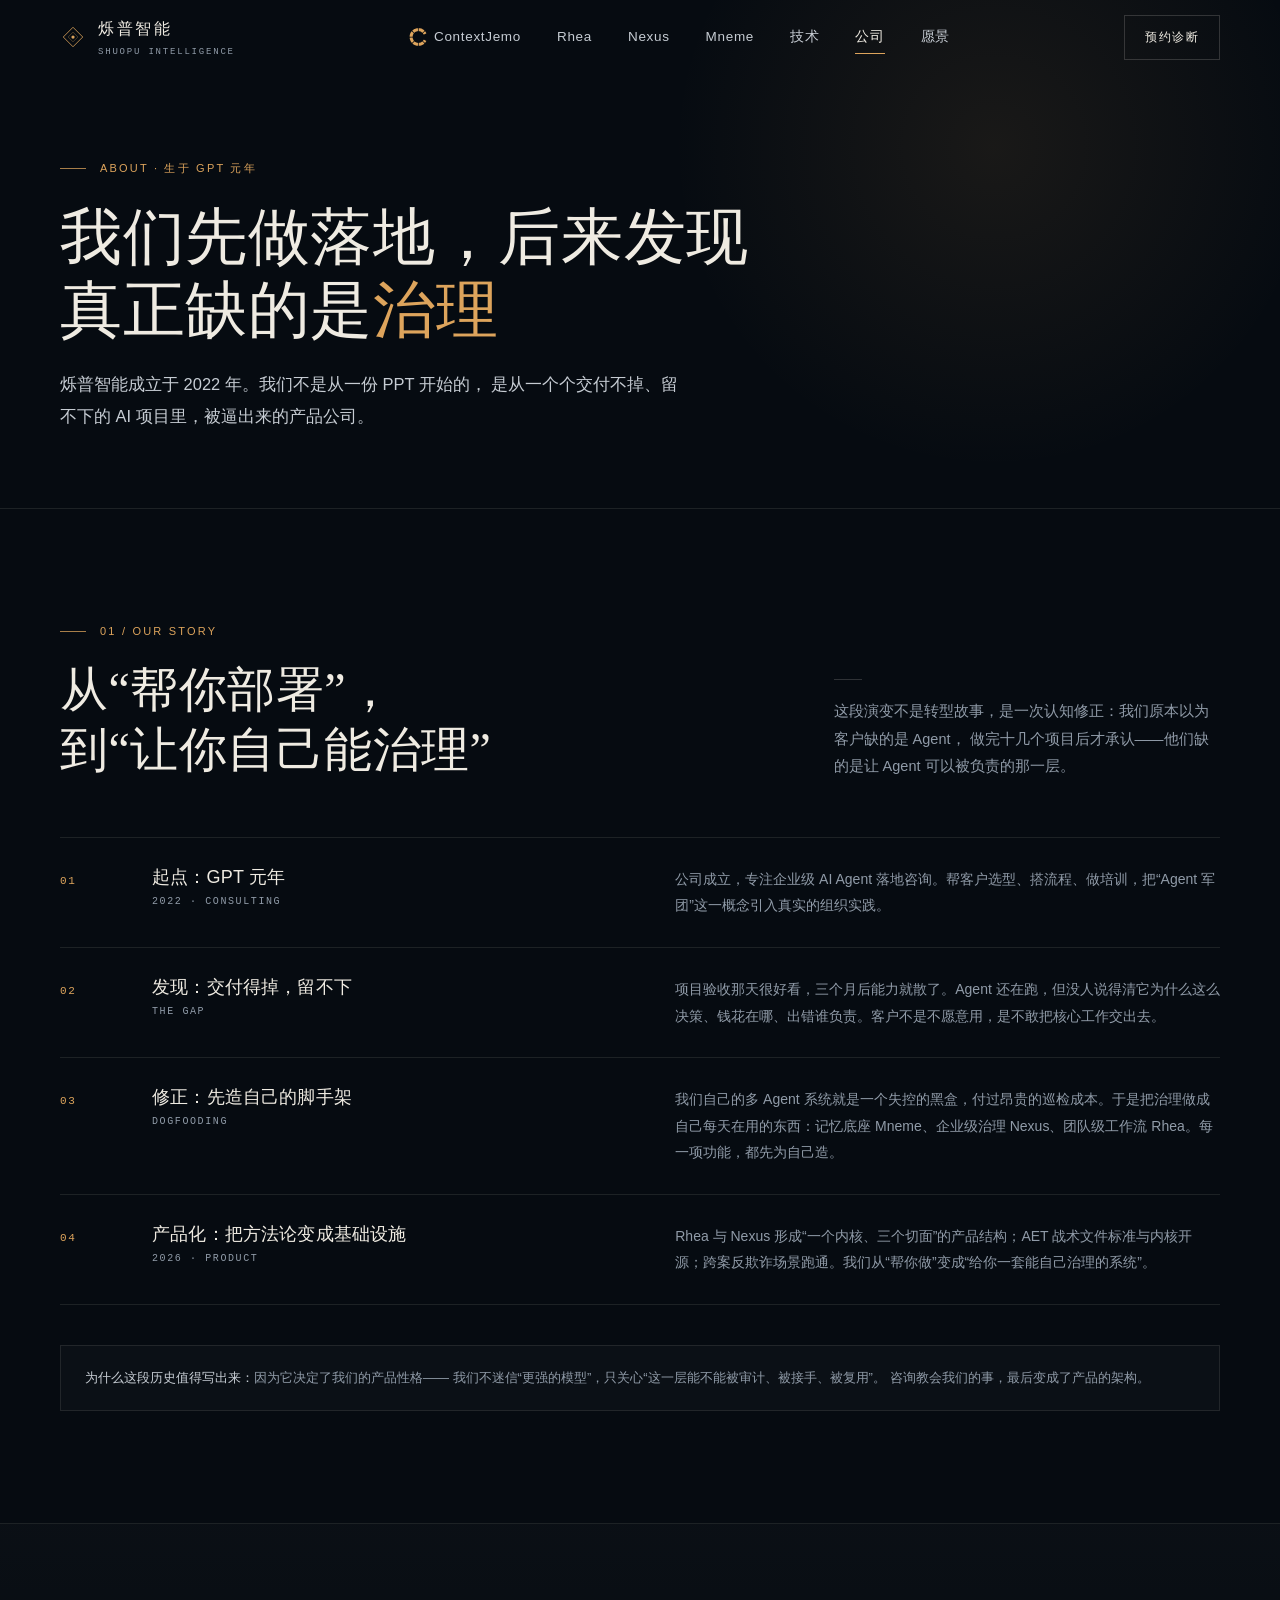
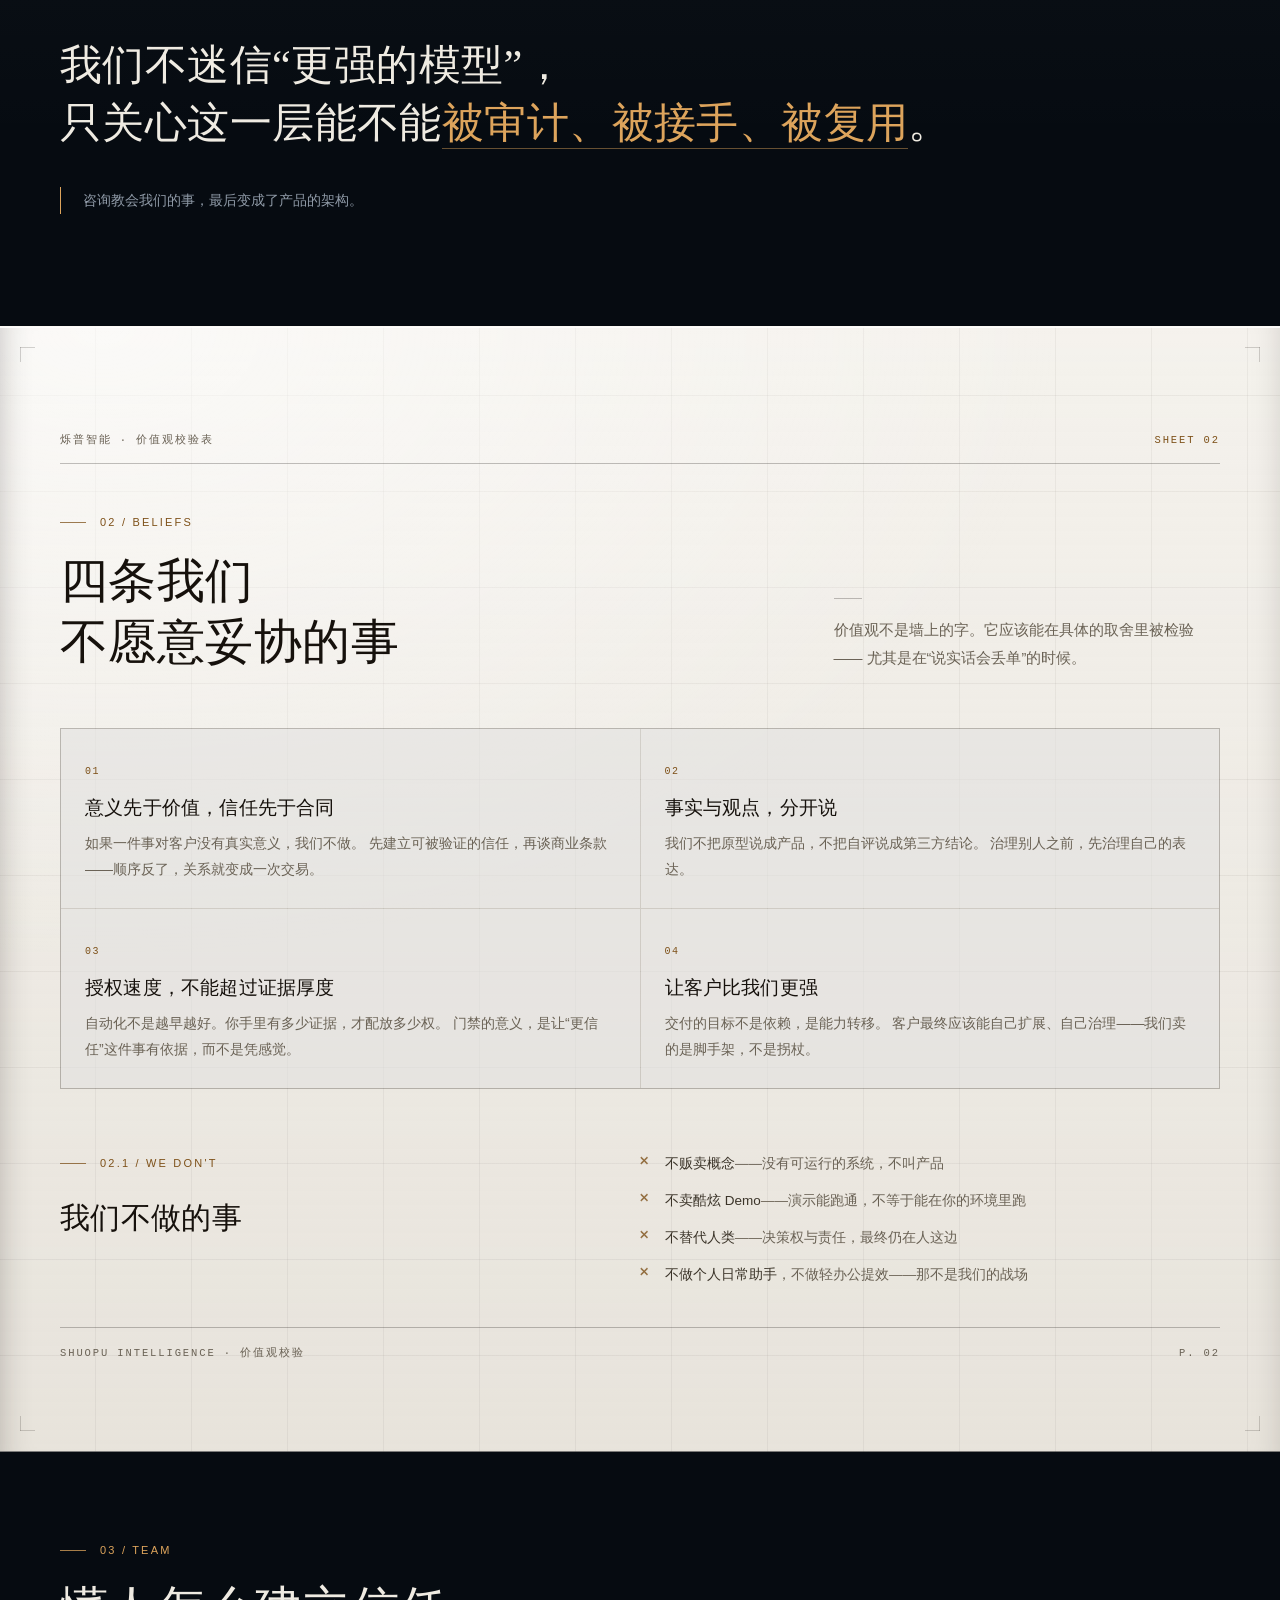
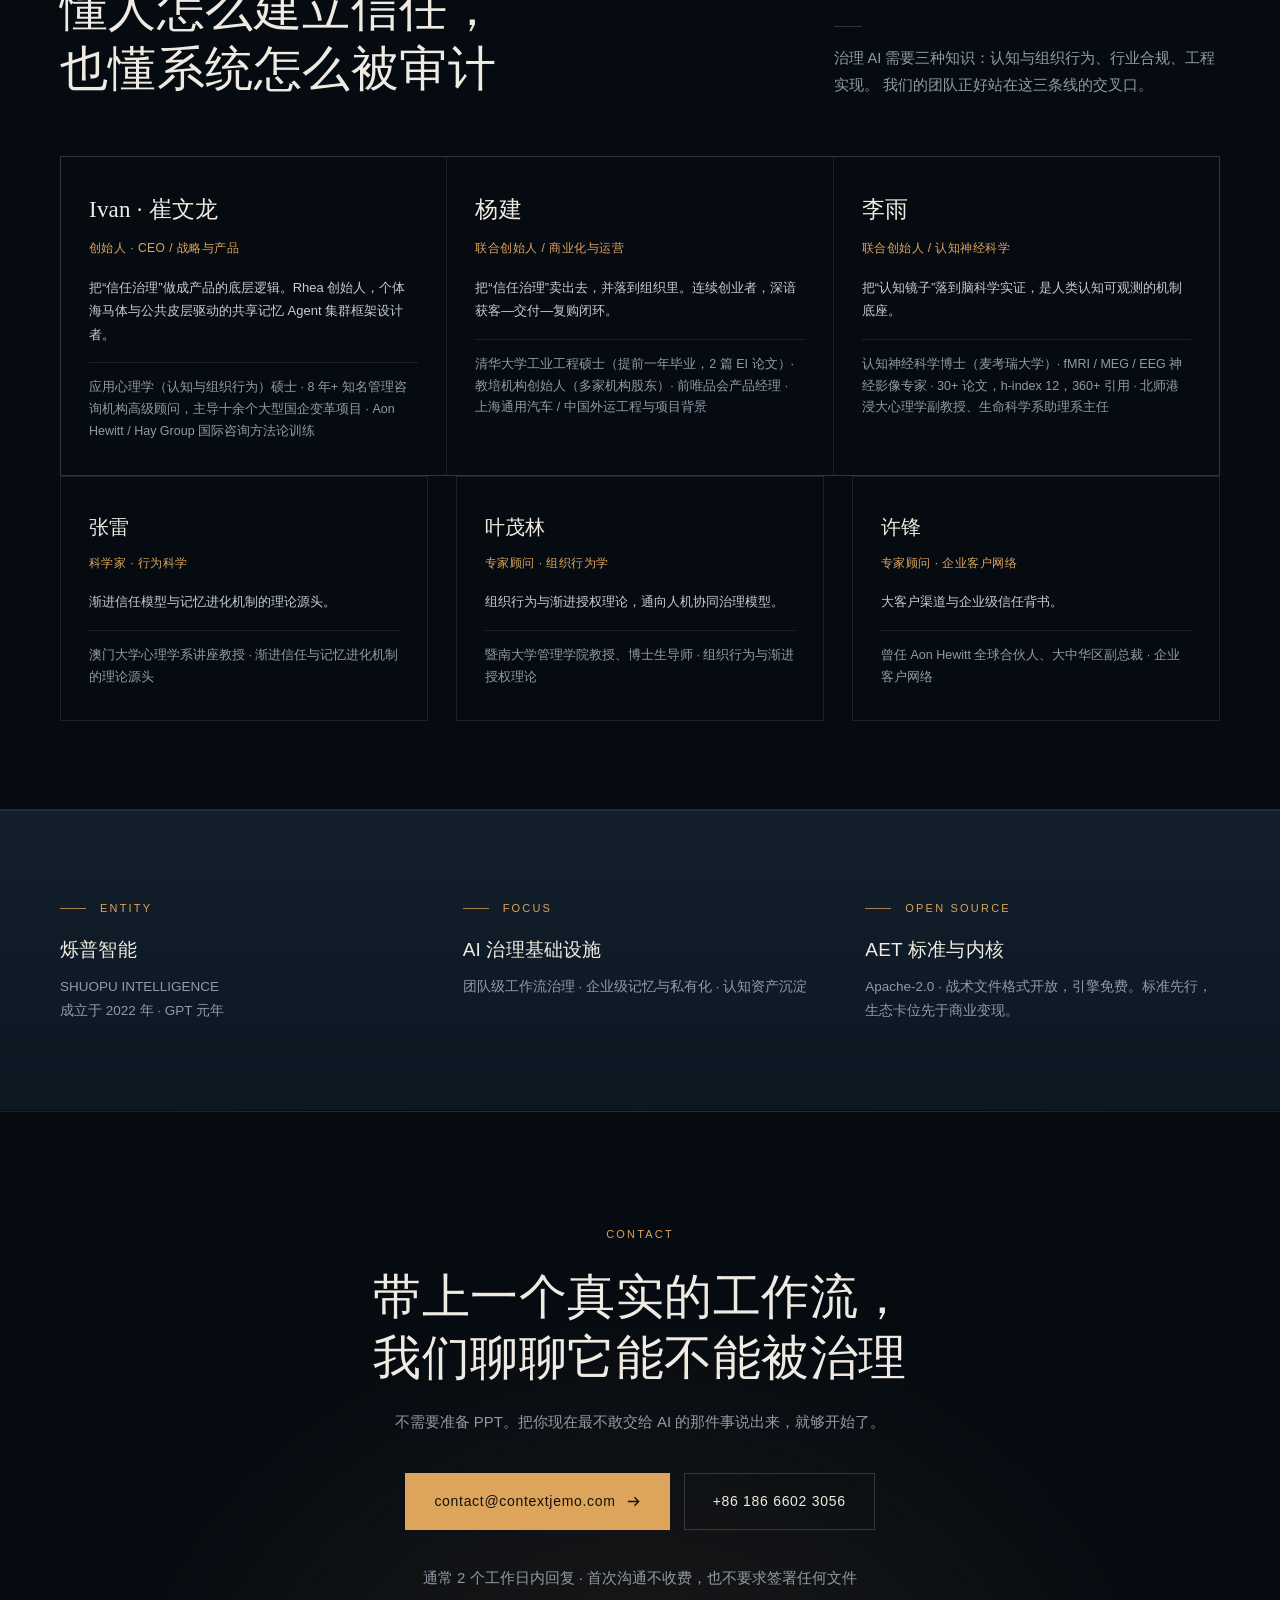
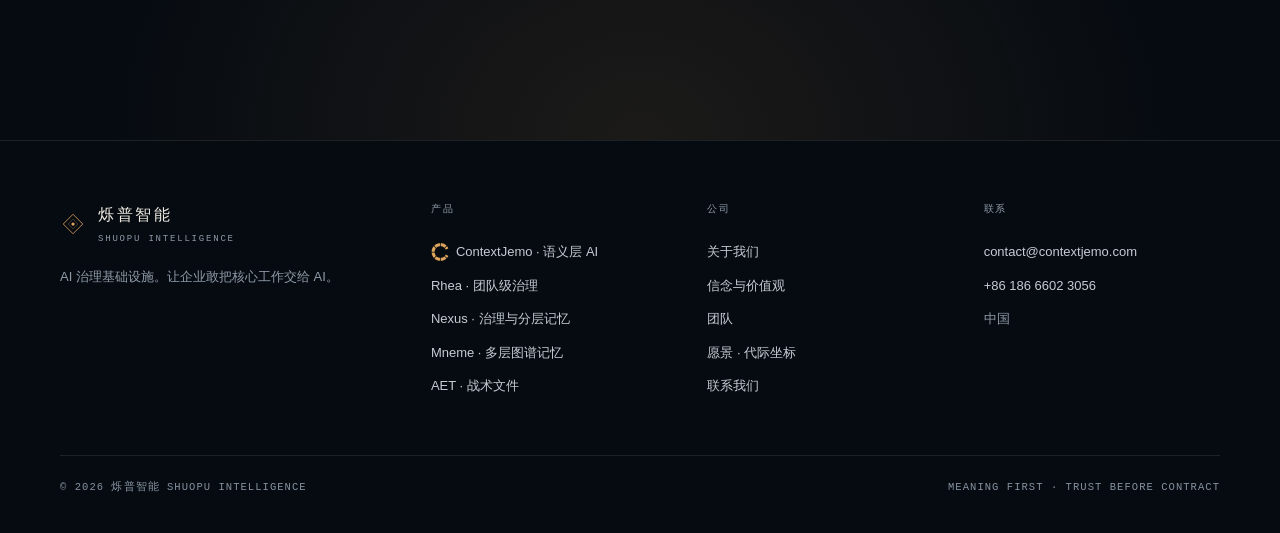
<file: about.html>
<!DOCTYPE html>
<html lang="zh-CN">
<head>
<meta charset="UTF-8">
<meta name="viewport" content="width=device-width, initial-scale=1.0">
<title>关于我们 · 烁普智能 | AI 治理基础设施</title>
<meta name="description" content="烁普智能成立于 GPT 元年 2022。从企业 Agent 落地咨询出发，把治理方法论产品化为 Rhea、Nexus 与 Mneme——做企业 AI 的治理基础设施。">
<meta name="theme-color" content="#060B11">
<link rel="stylesheet" href="assets/css/site.css">
<link rel="icon" href="data:image/svg+xml,%3Csvg xmlns='http://www.w3.org/2000/svg' viewBox='0 0 32 32'%3E%3Crect width='32' height='32' fill='%23060B11'/%3E%3Cpath d='M16 5 L27 16 L16 27 L5 16 Z' fill='none' stroke='%23DDA45C' stroke-width='1.2'/%3E%3Ccircle cx='16' cy='16' r='2.4' fill='%23DDA45C'/%3E%3C/svg%3E">
</head>
<body>

<a class="skip" href="#main">跳到主要内容</a>

<header class="nav">
  <div class="wrap">
    <a class="brand" href="index.html" aria-label="烁普智能首页">
      <svg viewBox="0 0 32 32" fill="none" aria-hidden="true">
        <path d="M16 4 L28 16 L16 28 L4 16 Z" stroke="#DDA45C" stroke-width="1"/>
        <path d="M16 10 L22 16 L16 22 L10 16 Z" stroke="#DDA45C" stroke-width="0.8" opacity="0.45"/>
        <circle cx="16" cy="16" r="2" fill="#DDA45C"/>
      </svg>
      <span class="brand-name">烁普智能<span>SHUOPU INTELLIGENCE</span></span>
    </a>
    <nav class="nav-links" id="navLinks">
      <a class="cj-link" href="https://contextjemo.com/"><img class="cj-mark cj-mark--sm" src="assets/logo/cj-mark.svg" alt="">ContextJemo</a>
      <a href="rhea.html">Rhea</a>
      <a href="nexus.html">Nexus</a>
      <a href="index.html#mneme">Mneme</a>
      <a href="index.html#technology">技术</a>
      <a href="about.html" class="active">公司</a>
      <a href="vision.html">愿景</a>
      <a class="nav-mobile-cta" href="about.html#contact">预约诊断 →</a>
    </nav>
    <a class="nav-cta" href="#contact">预约诊断</a>
    <button class="burger" aria-label="菜单" aria-expanded="false"><span></span></button>
  </div>
</header>

<!-- HERO -->
<section class="phero">
  <div class="wrap">
    <div class="eyebrow rv">About · 生于 GPT 元年</div>
    <h1 class="h-display rv rv-d1">我们先做落地，后来发现<br>真正缺的是<span class="accent">治理</span></h1>
    <p class="rv rv-d2">
      烁普智能成立于 2022 年。我们不是从一份 PPT 开始的，
      是从一个个交付不掉、留不下的 AI 项目里，被逼出来的产品公司。
    </p>
  </div>
</section>

<main id="main" tabindex="-1">

<!-- 故事 -->
<section class="section section--xl">
  <div class="wrap">
    <div class="sec-head">
      <div>
        <div class="eyebrow rv">01 / Our Story</div>
        <h2 class="h1 rv rv-d1">从“帮你部署”，<br>到“让你自己能治理”</h2>
      </div>
      <p class="rv rv-d2">
        这段演变不是转型故事，是一次认知修正：我们原本以为客户缺的是 Agent，
        做完十几个项目后才承认——他们缺的是让 Agent 可以被负责的那一层。
      </p>
    </div>

    <div class="flist">
      <div class="fitem rv">
        <span class="n">01</span>
        <h3>起点：GPT 元年<small>2022 · Consulting</small></h3>
        <p>公司成立，专注企业级 AI Agent 落地咨询。帮客户选型、搭流程、做培训，把“Agent 军团”这一概念引入真实的组织实践。</p>
      </div>
      <div class="fitem rv">
        <span class="n">02</span>
        <h3>发现：交付得掉，留不下<small>The Gap</small></h3>
        <p>项目验收那天很好看，三个月后能力就散了。Agent 还在跑，但没人说得清它为什么这么决策、钱花在哪、出错谁负责。客户不是不愿意用，是不敢把核心工作交出去。</p>
      </div>
      <div class="fitem rv">
        <span class="n">03</span>
        <h3>修正：先造自己的脚手架<small>Dogfooding</small></h3>
        <p>我们自己的多 Agent 系统就是一个失控的黑盒，付过昂贵的巡检成本。于是把治理做成自己每天在用的东西：记忆底座 Mneme、企业级治理 Nexus、团队级工作流 Rhea。每一项功能，都先为自己造。</p>
      </div>
      <div class="fitem rv">
        <span class="n">04</span>
        <h3>产品化：把方法论变成基础设施<small>2026 · Product</small></h3>
        <p>Rhea 与 Nexus 形成“一个内核、三个切面”的产品结构；AET 战术文件标准与内核开源；跨案反欺诈场景跑通。我们从“帮你做”变成“给你一套能自己治理的系统”。</p>
      </div>
    </div>

    <div class="note rv mt-40">
      <strong>为什么这段历史值得写出来：</strong>因为它决定了我们的产品性格——
      我们不迷信“更强的模型”，只关心“这一层能不能被审计、被接手、被复用”。
      咨询教会我们的事，最后变成了产品的架构。
    </div>
  </div>
</section>

<!-- 全宽陈述段 · 落点 -->
<section class="lede">
  <div class="wrap">
    <p class="statement statement--long rv">我们不迷信“更强的模型”，<br>只关心这一层能不能<span class="accent">被审计、被接手、被复用</span>。</p>
    <p class="lede-note rv rv-d1">
      咨询教会我们的事，最后变成了产品的架构。
    </p>
  </div>
</section>

<!-- 信念 · 纸面段（本页唯一的反相页）-->
<section class="section sheet" id="belief">
  <div class="wrap">
    <div class="sheet-head">
      <span>烁普智能 · 价值观校验表</span>
      <span class="sl">SHEET 02</span>
    </div>

    <div class="sec-head">
      <div>
        <div class="eyebrow rv">02 / Beliefs</div>
        <h2 class="h1 rv rv-d1">四条我们<br>不愿意妥协的事</h2>
      </div>
      <p class="rv rv-d2">
        价值观不是墙上的字。它应该能在具体的取舍里被检验——
        尤其是在“说实话会丢单”的时候。
      </p>
    </div>

    <div class="mgrid mgrid--2 rv">
      <div class="mcell">
        <span class="m-k">01</span>
        <h3 class="bel-h">意义先于价值，信任先于合同</h3>
        <p class="bel-p">如果一件事对客户没有真实意义，我们不做。
          先建立可被验证的信任，再谈商业条款——顺序反了，关系就变成一次交易。</p>
      </div>
      <div class="mcell">
        <span class="m-k">02</span>
        <h3 class="bel-h">事实与观点，分开说</h3>
        <p class="bel-p">我们不把原型说成产品，不把自评说成第三方结论。
          治理别人之前，先治理自己的表达。</p>
      </div>
      <div class="mcell">
        <span class="m-k">03</span>
        <h3 class="bel-h">授权速度，不能超过证据厚度</h3>
        <p class="bel-p">自动化不是越早越好。你手里有多少证据，才配放多少权。
          门禁的意义，是让“更信任”这件事有依据，而不是凭感觉。</p>
      </div>
      <div class="mcell">
        <span class="m-k">04</span>
        <h3 class="bel-h">让客户比我们更强</h3>
        <p class="bel-p">交付的目标不是依赖，是能力转移。
          客户最终应该能自己扩展、自己治理——我们卖的是脚手架，不是拐杖。</p>
      </div>
    </div>

    <div class="split split--top mt-64">
      <div>
        <div class="eyebrow rv">02.1 / We Don't</div>
        <h3 class="h2 h2-sm rv rv-d1 mt-24">我们不做的事</h3>
      </div>
      <div class="rv rv-d1">
        <ul class="dont">
          <li><span>不贩卖概念</span>——没有可运行的系统，不叫产品</li>
          <li><span>不卖酷炫 Demo</span>——演示能跑通，不等于能在你的环境里跑</li>
          <li><span>不替代人类</span>——决策权与责任，最终仍在人这边</li>
          <li><span>不做个人日常助手</span>，不做轻办公提效——那不是我们的战场</li>
        </ul>
      </div>
    </div>

    <div class="folio">
      <span>SHUOPU INTELLIGENCE · 价值观校验</span>
      <span>P. 02</span>
    </div>
  </div>
</section>

<!-- 团队 -->
<section class="section" id="team">
  <div class="wrap">
    <div class="sec-head">
      <div>
        <div class="eyebrow rv">03 / Team</div>
        <h2 class="h1 rv rv-d1">懂人怎么建立信任，<br>也懂系统怎么被审计</h2>
      </div>
      <p class="rv rv-d2">
        治理 AI 需要三种知识：认知与组织行为、行业合规、工程实现。
        我们的团队正好站在这三条线的交叉口。
      </p>
    </div>

    <div class="team-grid">
      <div class="person rv">
        <div class="nm">Ivan · 崔文龙</div>
        <div class="rl">创始人 · CEO / 战略与产品</div>
        <p>把“信任治理”做成产品的底层逻辑。Rhea 创始人，个体海马体与公共皮层驱动的共享记忆 Agent 集群框架设计者。</p>
        <div class="cv">应用心理学（认知与组织行为）硕士 · 8 年+ 知名管理咨询机构高级顾问，主导十余个大型国企变革项目 · Aon Hewitt / Hay Group 国际咨询方法论训练</div>
      </div>
      <div class="person rv rv-d1">
        <div class="nm">杨建</div>
        <div class="rl">联合创始人 / 商业化与运营</div>
        <p>把“信任治理”卖出去，并落到组织里。连续创业者，深谙获客—交付—复购闭环。</p>
        <div class="cv">清华大学工业工程硕士（提前一年毕业，2 篇 EI 论文）· 教培机构创始人（多家机构股东）· 前唯品会产品经理 · 上海通用汽车 / 中国外运工程与项目背景</div>
      </div>
      <div class="person rv rv-d2">
        <div class="nm">李雨</div>
        <div class="rl">联合创始人 / 认知神经科学</div>
        <p>把“认知镜子”落到脑科学实证，是人类认知可观测的机制底座。</p>
        <div class="cv">认知神经科学博士（麦考瑞大学）· fMRI / MEG / EEG 神经影像专家 · 30+ 论文，h-index 12，360+ 引用 · 北师港浸大心理学副教授、生命科学系助理系主任</div>
      </div>
    </div>

    <div class="grid g3">
      <div class="person person--box person--quiet rv">
        <div class="nm nm-sm">张雷</div>
        <div class="rl">科学家 · 行为科学</div>
        <p>渐进信任模型与记忆进化机制的理论源头。</p>
        <div class="cv">澳门大学心理学系讲座教授 · 渐进信任与记忆进化机制的理论源头</div>
      </div>
      <div class="person person--box person--quiet rv rv-d1">
        <div class="nm nm-sm">叶茂林</div>
        <div class="rl">专家顾问 · 组织行为学</div>
        <p>组织行为与渐进授权理论，通向人机协同治理模型。</p>
        <div class="cv">暨南大学管理学院教授、博士生导师 · 组织行为与渐进授权理论</div>
      </div>
      <div class="person person--box person--quiet rv rv-d2">
        <div class="nm nm-sm">许锋</div>
        <div class="rl">专家顾问 · 企业客户网络</div>
        <p>大客户渠道与企业级信任背书。</p>
        <div class="cv">曾任 Aon Hewitt 全球合伙人、大中华区副总裁 · 企业客户网络</div>
      </div>
    </div>
  </div>
</section>

<!-- 公司信息 -->
<section class="section bg-2 section--line">
  <div class="wrap">
    <div class="grid g3 g3--wide">
      <div class="rv">
        <div class="eyebrow">Entity</div>
        <h3 class="h3" style="margin:16px 0 10px">烁普智能</h3>
        <p class="small">SHUOPU INTELLIGENCE<br>成立于 2022 年 · GPT 元年</p>
      </div>
      <div class="rv rv-d1">
        <div class="eyebrow">Focus</div>
        <h3 class="h3" style="margin:16px 0 10px">AI 治理基础设施</h3>
        <p class="small">团队级工作流治理 · 企业级记忆与私有化 · 认知资产沉淀</p>
      </div>
      <div class="rv rv-d2">
        <div class="eyebrow">Open Source</div>
        <h3 class="h3" style="margin:16px 0 10px">AET 标准与内核</h3>
        <p class="small">Apache-2.0 · 战术文件格式开放，引擎免费。标准先行，生态卡位先于商业变现。</p>
      </div>
    </div>
  </div>
</section>

<!-- 联系 -->
<section class="cta" id="contact">
  <div class="wrap">
    <div class="eyebrow eyebrow--plain eyebrow--c rv">Contact</div>
    <h2 class="h1 rv rv-d1">带上一个真实的工作流，<br>我们聊聊它能不能被治理</h2>
    <p class="rv rv-d2">不需要准备 PPT。把你现在最不敢交给 AI 的那件事说出来，就够开始了。</p>
    <div class="cta-actions rv rv-d3">
      <a class="btn btn--solid" href="mailto:contact@contextjemo.com">contact@contextjemo.com
        <svg viewBox="0 0 16 16" fill="none" stroke="currentColor" stroke-width="1.4"><path d="M2 8h11M9 3.5 13.5 8 9 12.5"/></svg>
      </a>
      <a class="btn btn--ghost" href="tel:18666023056">+86 186 6602 3056</a>
    </div>
    <p class="small rv rv-d3" style="margin-top:34px">通常 2 个工作日内回复 · 首次沟通不收费，也不要求签署任何文件</p>
  </div>
</section>

</main>

<footer class="footer">
  <div class="wrap">
    <div class="foot-top">
      <div class="foot-brand">
        <a class="brand" href="index.html">
          <svg viewBox="0 0 32 32" fill="none" aria-hidden="true">
            <path d="M16 4 L28 16 L16 28 L4 16 Z" stroke="#DDA45C" stroke-width="1"/>
            <path d="M16 10 L22 16 L16 22 L10 16 Z" stroke="#DDA45C" stroke-width="0.8" opacity="0.45"/>
            <circle cx="16" cy="16" r="2" fill="#DDA45C"/>
          </svg>
          <span class="brand-name">烁普智能<span>SHUOPU INTELLIGENCE</span></span>
        </a>
        <p>AI 治理基础设施。让企业敢把核心工作交给 AI。</p>
      </div>
      <div class="foot-col">
        <h5>产品</h5>
        <a class="cj-link" href="https://contextjemo.com/"><img class="cj-mark cj-mark--sm" src="assets/logo/cj-mark.svg" alt="">ContextJemo · 语义层 AI</a>
        <a href="rhea.html">Rhea · 团队级治理</a>
        <a href="nexus.html">Nexus · 治理与分层记忆</a>
        <a href="index.html#mneme">Mneme · 多层图谱记忆</a>
        <a href="index.html#technology">AET · 战术文件</a>
      </div>
      <div class="foot-col">
        <h5>公司</h5>
        <a href="about.html">关于我们</a>
        <a href="about.html#belief">信念与价值观</a>
        <a href="index.html#team">团队</a>
        <a href="vision.html">愿景 · 代际坐标</a>
        <a href="about.html#contact">联系我们</a>
      </div>
      <div class="foot-col">
        <h5>联系</h5>
        <a href="mailto:contact@contextjemo.com">contact@contextjemo.com</a>
        <a href="tel:18666023056">+86 186 6602 3056</a>
        <span style="color:var(--muted)">中国</span>
      </div>
    </div>
    <div class="foot-bot">
      <span>© 2026 烁普智能 SHUOPU INTELLIGENCE</span>
      <span>MEANING FIRST · TRUST BEFORE CONTRACT</span>
    </div>
  </div>
</footer>

<script src="assets/js/site.js"></script>
</body>
</html>
</file>
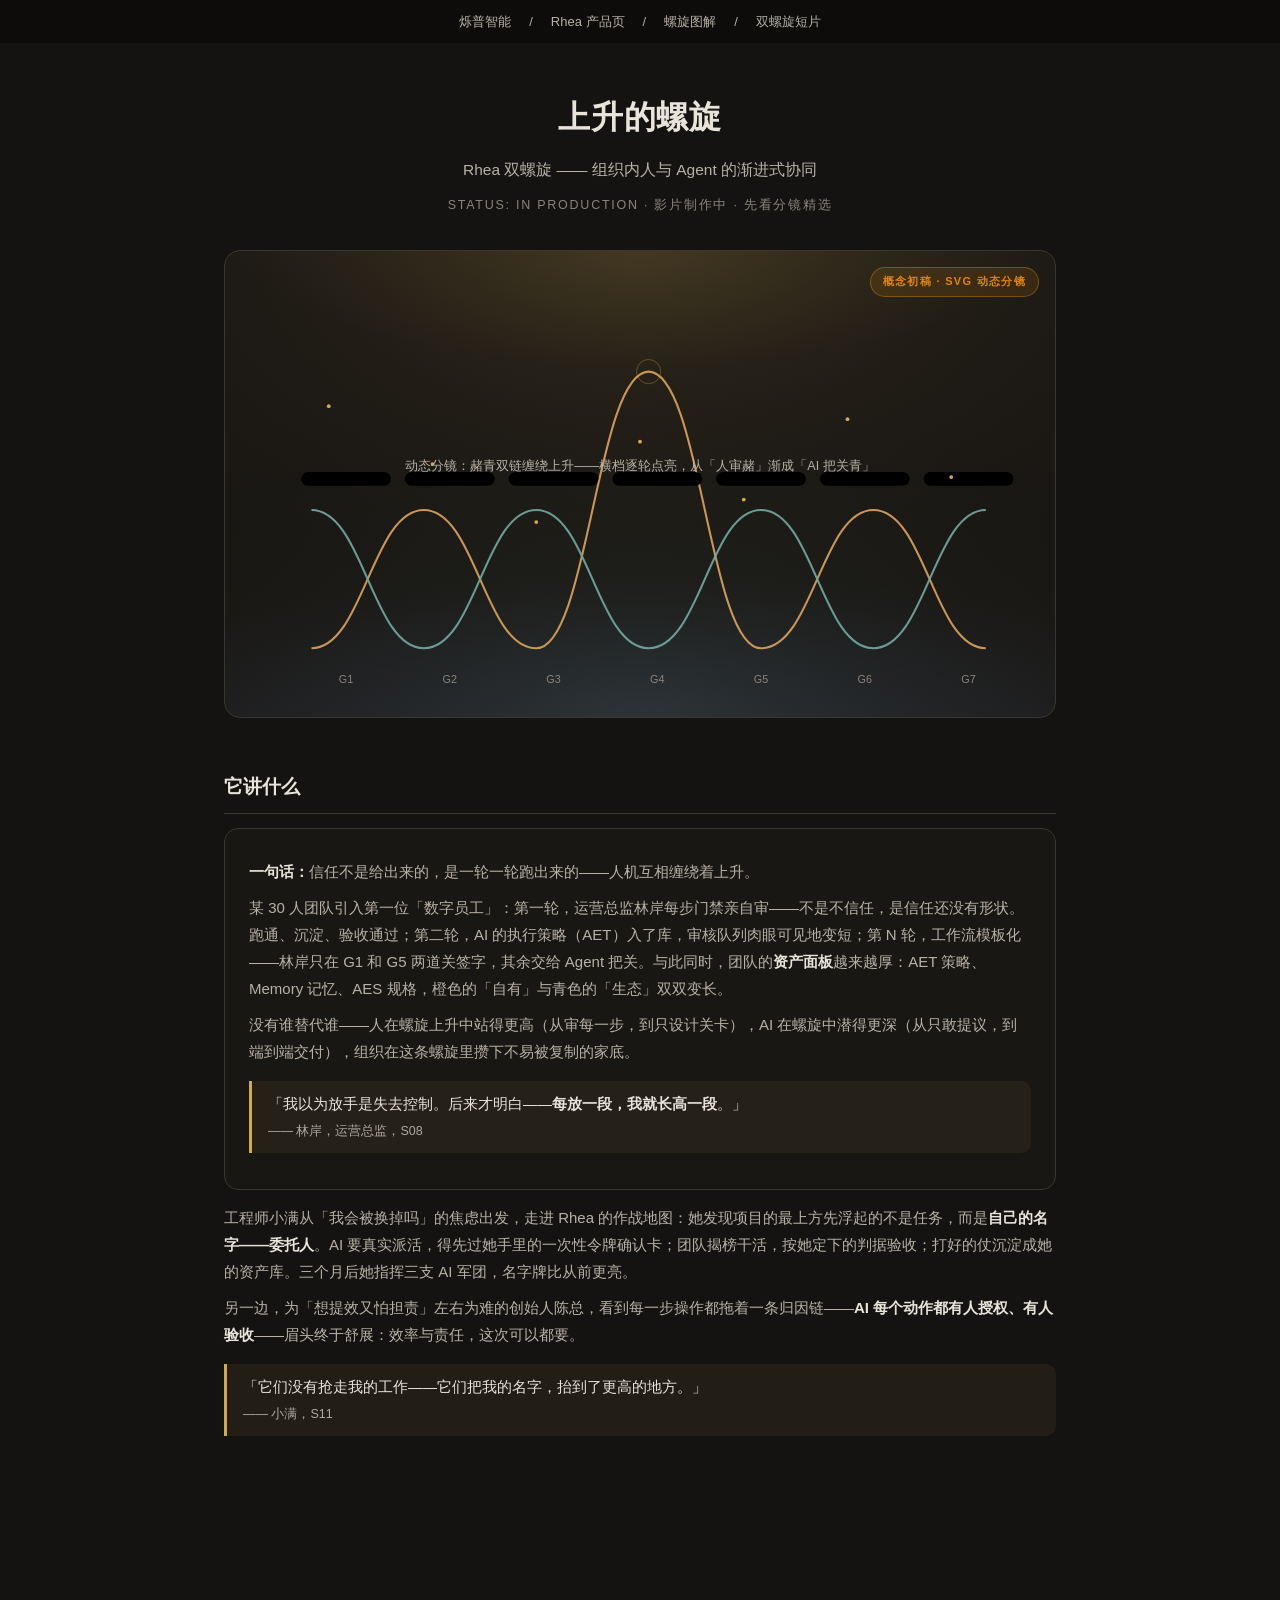
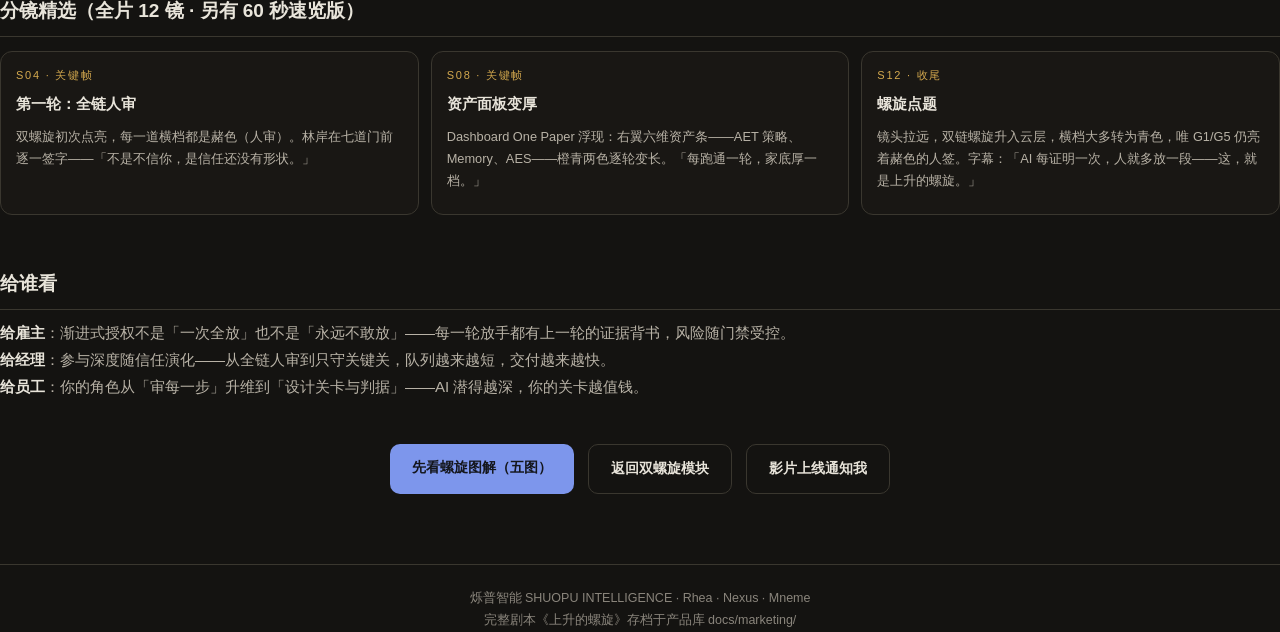
<file: film-helix.html>
<!DOCTYPE html>
<html lang="zh-CN">
<head>
<meta charset="UTF-8">
<meta name="viewport" content="width=device-width, initial-scale=1.0">
<title>《上升的螺旋》 · 组织内人机协同 · Rhea 双螺旋短片 · 烁普智能</title>
<meta name="description" content="Rhea 双螺旋短片：组织内人与 Agent 如何渐进式授权、螺旋式上升——每跑通一轮，人站得更高，AI 潜得更深，组织家底更厚。影片制作中，先看分镜精选。">
<style>
  :root{--bg:#141311;--ink:#e8e4da;--ink2:#b8b2a6;--line:#3a372f;--accent:#7d96ec;--gold:#d4a94e;--amber:#e8890c}
  *{box-sizing:border-box;margin:0;padding:0}
  body{font-family:-apple-system,"PingFang SC","Microsoft YaHei",sans-serif;background:var(--bg);color:var(--ink);line-height:1.8;font-size:15px}
  .bar{background:#0d0c0b;font-size:13px;padding:10px 20px;display:flex;gap:18px;justify-content:center;flex-wrap:wrap}
  .bar a{color:var(--ink2);text-decoration:none}.bar a:hover{color:var(--accent)}
  .bar span{opacity:.75}
  .wrap{max-width:880px;margin:0 auto;padding:0 24px 90px}
  h1{font-size:32px;margin:46px 0 8px;text-align:center;letter-spacing:.02em}
  .sub{text-align:center;color:var(--ink2);font-size:15.5px}
  .meta{text-align:center;font-size:12.5px;color:#8a857c;margin:10px 0 34px;letter-spacing:.14em}
  .poster{position:relative;border-radius:16px;overflow:hidden;border:1px solid var(--line);aspect-ratio:16/9;display:flex;align-items:center;justify-content:center;background:
    radial-gradient(1200px 400px at 50% 120%, rgba(125,150,236,.16), transparent 60%),
    radial-gradient(800px 300px at 50% -10%, rgba(212,169,78,.12), transparent 55%), #191714}
  .play{width:84px;height:84px;border-radius:50%;border:2px solid var(--accent);display:flex;align-items:center;justify-content:center;opacity:.92;cursor:pointer}
  .play svg{margin-left:5px}
  .poster .cap{position:absolute;bottom:18px;left:0;right:0;text-align:center;font-size:12.5px;color:var(--ink2)}
  .badge{position:absolute;top:16px;right:16px;font-size:11px;font-weight:700;letter-spacing:.12em;padding:4px 12px;border-radius:999px;background:rgba(232,137,12,.14);color:var(--amber);border:1px solid rgba(232,137,12,.4)}
  h2{font-size:19px;margin:52px 0 6px;padding-bottom:8px;border-bottom:1px solid var(--line)}
  p{margin:9px 0;color:var(--ink2)} p b{color:var(--ink)}
  .story{background:#191714;border:1px solid var(--line);border-radius:14px;padding:20px 24px;margin:14px 0}
  .frame{display:grid;grid-template-columns:repeat(3,1fr);gap:12px;margin:14px 0}
  @media(max-width:720px){.frame{grid-template-columns:1fr}}
  .shot{background:#191714;border:1px solid var(--line);border-radius:12px;padding:14px 15px}
  .shot .no{font-size:11px;letter-spacing:.16em;color:var(--gold)}
  .shot h3{font-size:14.5px;margin:5px 0 6px;color:var(--ink)}
  .shot p{font-size:12.8px;line-height:1.7}
  .quoteline{border-left:3px solid var(--gold);padding:10px 16px;margin:16px 0;color:var(--ink);background:rgba(212,169,78,.07);border-radius:0 10px 10px 0;font-size:14.5px}
  .actions{display:flex;gap:14px;justify-content:center;flex-wrap:wrap;margin-top:44px}
  .btn{display:inline-block;padding:11px 22px;border-radius:10px;text-decoration:none;font-size:14px;font-weight:600}
  .btn--solid{background:var(--accent);color:#14161c}
  .btn--ghost{border:1px solid var(--line);color:var(--ink)}
  
  /* ── 动态分镜（概念初稿 · SVG 动画）── */
  @keyframes rise { 0%{transform:translateY(6px)} 100%{transform:translateY(-8px)} }
  @keyframes rungLight { 0%{fill:#DDA45C;opacity:.9} 55%{fill:#8CA173} 100%{fill:#74A9A2;opacity:.95} }
  @keyframes breathe { 0%,100%{stroke-width:2.2;opacity:.85} 50%{stroke-width:3;opacity:1} }
  @keyframes topGlow { 0%,100%{opacity:.5;r:5} 50%{opacity:1;r:7} }
  @keyframes spark { 0%,100%{opacity:0} 40%{opacity:1} 60%{opacity:0} }
  .anim-rise{animation:rise 9s ease-in-out infinite alternate}
  .anim-breath{animation:breathe 4.5s ease-in-out infinite}
  .anim-top{animation:topGlow 2.8s ease-in-out infinite}
  .anim-spark{animation:spark 2.6s ease-in-out infinite}
  .rungA{animation:rungLight 7s ease-in-out infinite}
  @media (prefers-reduced-motion: reduce){ .anim-rise,.anim-breath,.anim-top,.anim-spark,.rungA{animation:none !important} }

  footer{margin-top:70px;text-align:center;color:#8a857c;font-size:12.5px;border-top:1px solid var(--line);padding-top:22px}
</style>
</head>
<body>
<div class="bar">
  <a href="index.html">烁普智能</a><span>/</span>
  <a href="rhea.html">Rhea 产品页</a><span>/</span>
  <a href="helix.html">螺旋图解</a><span>/</span>
  <span>双螺旋短片</span>
</div>
<div class="wrap">

<h1>上升的螺旋</h1>
<p class="sub">Rhea 双螺旋 —— 组织内人与 Agent 的渐进式协同</p>
<div class="meta">STATUS: IN PRODUCTION · 影片制作中 · 先看分镜精选</div>

<div class="poster" role="img" aria-label="动态分镜：赭青双链螺旋缠绕上升，横档逐个由人审赭色点亮为 AI 把关青色，顶端光点脉动">
  <div class="badge">概念初稿 · SVG 动态分镜</div>
  <svg viewBox="0 0 960 540" width="100%" height="100%" preserveAspectRatio="xMidYMid slice" style="position:absolute;inset:0">
    <defs><radialGradient id="hg" cx="50%" cy="0%" r="90%"><stop offset="0" stop-color="#d4a94e" stop-opacity=".15"/><stop offset="1" stop-color="transparent"/></radialGradient>
    <radialGradient id="hg2" cx="50%" cy="100%" r="80%"><stop offset="0" stop-color="#74A9A2" stop-opacity=".12"/><stop offset="1" stop-color="transparent"/></radialGradient></defs>
    <rect width="960" height="540" fill="url(#hg)"/><rect width="960" height="540" fill="url(#hg2)"/>
    <g class="anim-rise">
      <path class="anim-breath" d="M100 460 C 160 460, 170 300, 230 300 S 300 460, 360 460 S 430 140, 490 140 S 560 460, 620 460 S 690 300, 750 300 S 820 460, 880 460" stroke="#DDA45C" stroke-width="2.4" fill="none" opacity=".9"/>
      <path class="anim-breath" d="M100 300 C 160 300, 170 460, 230 460 S 300 300, 360 300 S 430 460, 490 460 S 560 300, 620 300 S 690 460, 750 460 S 820 300, 880 300" stroke="#74A9A2" stroke-width="2.4" fill="none" opacity=".9" style="animation-delay:.8s"/>
      <rect class="rungA" x="88" y="256" width="104" height="16" rx="8" style="animation-delay:0.0s"/><rect class="rungA" x="208" y="256" width="104" height="16" rx="8" style="animation-delay:0.9s"/><rect class="rungA" x="328" y="256" width="104" height="16" rx="8" style="animation-delay:1.8s"/><rect class="rungA" x="448" y="256" width="104" height="16" rx="8" style="animation-delay:2.7s"/><rect class="rungA" x="568" y="256" width="104" height="16" rx="8" style="animation-delay:3.6s"/><rect class="rungA" x="688" y="256" width="104" height="16" rx="8" style="animation-delay:4.5s"/><rect class="rungA" x="808" y="256" width="104" height="16" rx="8" style="animation-delay:5.4s"/>
      <circle class="anim-top" cx="490" cy="140" fill="#d4a94e"/>
      <circle cx="490" cy="140" r="14" fill="none" stroke="#d4a94e" stroke-opacity=".4"/>
    </g>
    <circle class="anim-spark" cx="120" cy="180" r="2.2" fill="#d4a94e" style="animation-delay:0.0s"/><circle class="anim-spark" cx="240" cy="247" r="2.2" fill="#d4a94e" style="animation-delay:0.8s"/><circle class="anim-spark" cx="360" cy="314" r="2.2" fill="#d4a94e" style="animation-delay:1.6s"/><circle class="anim-spark" cx="480" cy="221" r="2.2" fill="#d4a94e" style="animation-delay:2.4s"/><circle class="anim-spark" cx="600" cy="288" r="2.2" fill="#d4a94e" style="animation-delay:0.6s"/><circle class="anim-spark" cx="720" cy="195" r="2.2" fill="#d4a94e" style="animation-delay:1.4s"/><circle class="anim-spark" cx="840" cy="262" r="2.2" fill="#d4a94e" style="animation-delay:2.2s"/>
    <g font-size="12.5" fill="#8a857c" text-anchor="middle"><text x="140" y="500">G1</text><text x="260" y="500">G2</text><text x="380" y="500">G3</text><text x="500" y="500">G4</text><text x="620" y="500">G5</text><text x="740" y="500">G6</text><text x="860" y="500">G7</text></g>
  </svg>
  <div class="cap" style="position:relative">动态分镜：赭青双链缠绕上升——横档逐轮点亮，从「人审赭」渐成「AI 把关青」</div>
</div>

<h2>它讲什么</h2>
<div class="story">
  <p><b>一句话：</b>信任不是给出来的，是一轮一轮跑出来的——人机互相缠绕着上升。</p>
  <p>某 30 人团队引入第一位「数字员工」：第一轮，运营总监林岸每步门禁亲自审——不是不信任，是信任还没有形状。跑通、沉淀、验收通过；第二轮，AI 的执行策略（AET）入了库，审核队列肉眼可见地变短；第 N 轮，工作流模板化——林岸只在 G1 和 G5 两道关签字，其余交给 Agent 把关。与此同时，团队的<b>资产面板</b>越来越厚：AET 策略、Memory 记忆、AES 规格，橙色的「自有」与青色的「生态」双双变长。</p>
  <p>没有谁替代谁——人在螺旋上升中站得更高（从审每一步，到只设计关卡），AI 在螺旋中潜得更深（从只敢提议，到端到端交付），组织在这条螺旋里攒下不易被复制的家底。</p>
  <div class="quoteline">「我以为放手是失去控制。后来才明白——<b>每放一段，我就长高一段</b>。」<br><span style="font-size:12.5px;opacity:.7">—— 林岸，运营总监，S08</span></div>
</div>
  <p>工程师小满从「我会被换掉吗」的焦虑出发，走进 Rhea 的作战地图：她发现项目的最上方先浮起的不是任务，而是<b>自己的名字——委托人</b>。AI 要真实派活，得先过她手里的一次性令牌确认卡；团队揭榜干活，按她定下的判据验收；打好的仗沉淀成她的资产库。三个月后她指挥三支 AI 军团，名字牌比从前更亮。</p>
  <p>另一边，为「想提效又怕担责」左右为难的创始人陈总，看到每一步操作都拖着一条归因链——<b>AI 每个动作都有人授权、有人验收</b>——眉头终于舒展：效率与责任，这次可以都要。</p>
  <div class="quoteline">「它们没有抢走我的工作——它们把我的名字，抬到了更高的地方。」<br><span style="font-size:12.5px;opacity:.7">—— 小满，S11</span></div>
</div>

<h2>分镜精选（全片 12 镜 · 另有 60 秒速览版）</h2>
<div class="frame">
  <div class="shot"><div class="no">S04 · 关键帧</div><h3>第一轮：全链人审</h3><p>双螺旋初次点亮，每一道横档都是赭色（人审）。林岸在七道门前逐一签字——「不是不信你，是信任还没有形状。」</p></div>
  <div class="shot"><div class="no">S08 · 关键帧</div><h3>资产面板变厚</h3><p>Dashboard One Paper 浮现：右翼六维资产条——AET 策略、Memory、AES——橙青两色逐轮变长。「每跑通一轮，家底厚一档。」</p></div>
  <div class="shot"><div class="no">S12 · 收尾</div><h3>螺旋点题</h3><p>镜头拉远，双链螺旋升入云层，横档大多转为青色，唯 G1/G5 仍亮着赭色的人签。字幕：「AI 每证明一次，人就多放一段——这，就是上升的螺旋。」</p></div>
</div>

<h2>给谁看</h2>
<p><b>给雇主</b>：渐进式授权不是「一次全放」也不是「永远不敢放」——每一轮放手都有上一轮的证据背书，风险随门禁受控。<br>
<b>给经理</b>：参与深度随信任演化——从全链人审到只守关键关，队列越来越短，交付越来越快。<br>
<b>给员工</b>：你的角色从「审每一步」升维到「设计关卡与判据」——AI 潜得越深，你的关卡越值钱。</p>

<div class="actions">
  <a class="btn btn--solid" href="helix.html">先看螺旋图解（五图）</a>
  <a class="btn btn--ghost" href="rhea.html#map">返回双螺旋模块</a>
  <a class="btn btn--ghost" href="about.html#contact">影片上线通知我</a>
</div>

<footer>烁普智能 SHUOPU INTELLIGENCE · Rhea · Nexus · Mneme<br>完整剧本《上升的螺旋》存档于产品库 docs/marketing/</footer>
</div>
</body>
</html>
</file>
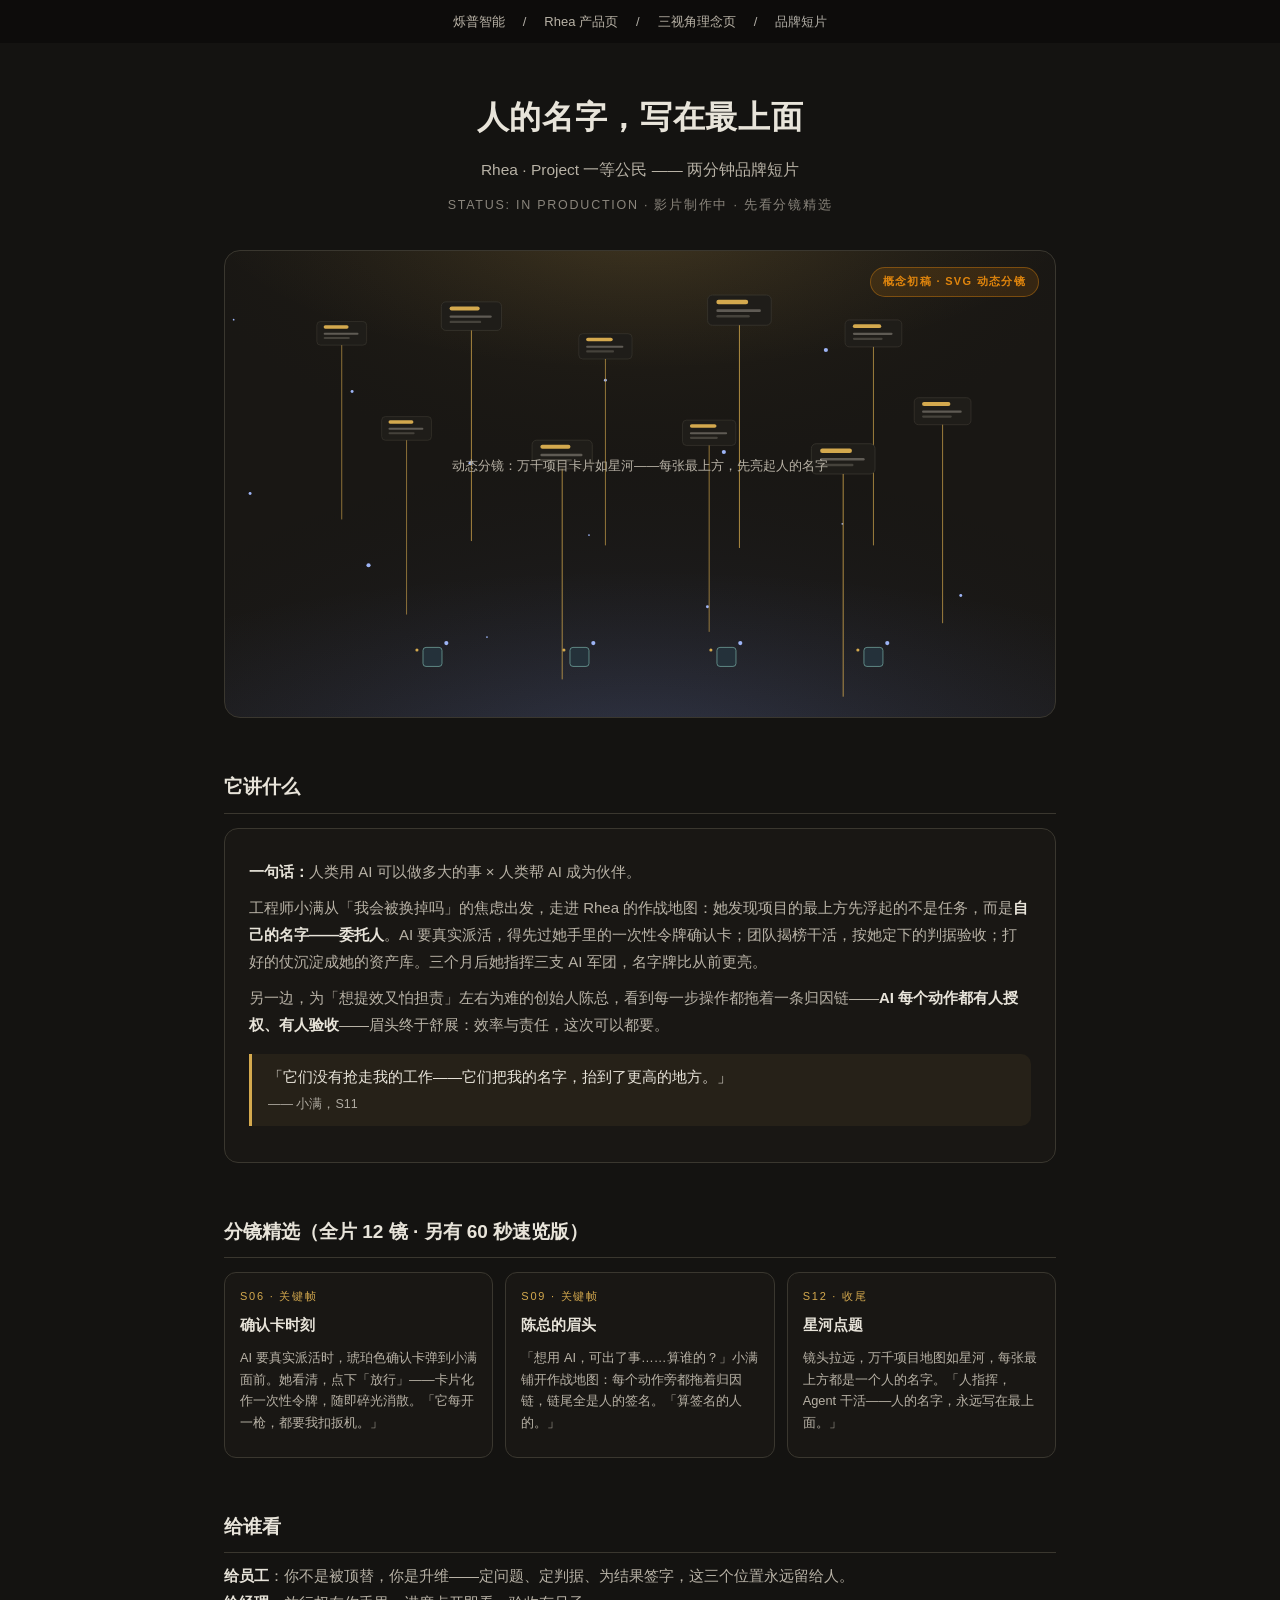
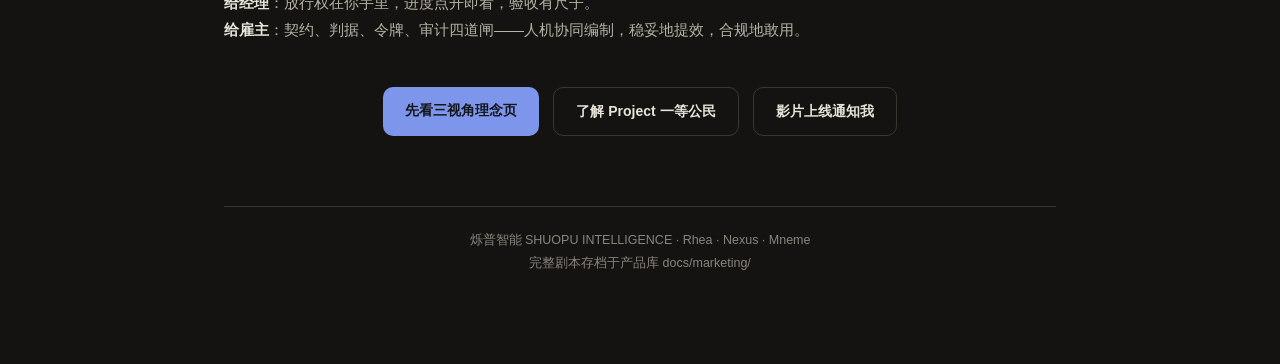
<file: film.html>
<!DOCTYPE html>
<html lang="zh-CN">
<head>
<meta charset="UTF-8">
<meta name="viewport" content="width=device-width, initial-scale=1.0">
<title>《人的名字，写在最上面》 · Rhea 品牌短片 · 烁普智能</title>
<meta name="description" content="Rhea 两分钟品牌短片：人类用 AI 能做多大的事，人类帮 AI 成为伙伴。人的名字，永远写在最上面。影片制作中，先看分镜精选。">
<style>
  :root{--bg:#141311;--ink:#e8e4da;--ink2:#b8b2a6;--line:#3a372f;--accent:#7d96ec;--gold:#d4a94e;--amber:#e8890c}
  *{box-sizing:border-box;margin:0;padding:0}
  body{font-family:-apple-system,"PingFang SC","Microsoft YaHei",sans-serif;background:var(--bg);color:var(--ink);line-height:1.8;font-size:15px}
  .bar{background:#0d0c0b;font-size:13px;padding:10px 20px;display:flex;gap:18px;justify-content:center;flex-wrap:wrap}
  .bar a{color:var(--ink2);text-decoration:none}.bar a:hover{color:var(--accent)}
  .bar span{opacity:.75}
  .wrap{max-width:880px;margin:0 auto;padding:0 24px 90px}
  h1{font-size:32px;margin:46px 0 8px;text-align:center;letter-spacing:.02em}
  .sub{text-align:center;color:var(--ink2);font-size:15.5px}
  .meta{text-align:center;font-size:12.5px;color:#8a857c;margin:10px 0 34px;letter-spacing:.14em}
  .poster{position:relative;overflow:hidden;border-radius:16px;overflow:hidden;border:1px solid var(--line);aspect-ratio:16/9;display:flex;align-items:center;justify-content:center;background:
    radial-gradient(1200px 400px at 50% 120%, rgba(125,150,236,.16), transparent 60%),
    radial-gradient(800px 300px at 50% -10%, rgba(212,169,78,.12), transparent 55%), #191714}
  .play{width:84px;height:84px;border-radius:50%;border:2px solid var(--accent);display:flex;align-items:center;justify-content:center;opacity:.92;cursor:pointer}
  .play svg{margin-left:5px}
  .poster .cap{position:absolute;bottom:18px;left:0;right:0;text-align:center;font-size:12.5px;color:var(--ink2)}
  .badge{position:absolute;top:16px;right:16px;font-size:11px;font-weight:700;letter-spacing:.12em;padding:4px 12px;border-radius:999px;background:rgba(232,137,12,.14);color:var(--amber);border:1px solid rgba(232,137,12,.4)}
  h2{font-size:19px;margin:52px 0 6px;padding-bottom:8px;border-bottom:1px solid var(--line)}
  p{margin:9px 0;color:var(--ink2)} p b{color:var(--ink)}
  .story{background:#191714;border:1px solid var(--line);border-radius:14px;padding:20px 24px;margin:14px 0}
  .frame{display:grid;grid-template-columns:repeat(3,1fr);gap:12px;margin:14px 0}
  @media(max-width:720px){.frame{grid-template-columns:1fr}}
  .shot{background:#191714;border:1px solid var(--line);border-radius:12px;padding:14px 15px}
  .shot .no{font-size:11px;letter-spacing:.16em;color:var(--gold)}
  .shot h3{font-size:14.5px;margin:5px 0 6px;color:var(--ink)}
  .shot p{font-size:12.8px;line-height:1.7}
  .quoteline{border-left:3px solid var(--gold);padding:10px 16px;margin:16px 0;color:var(--ink);background:rgba(212,169,78,.07);border-radius:0 10px 10px 0;font-size:14.5px}
  .actions{display:flex;gap:14px;justify-content:center;flex-wrap:wrap;margin-top:44px}
  .btn{display:inline-block;padding:11px 22px;border-radius:10px;text-decoration:none;font-size:14px;font-weight:600}
  .btn--solid{background:var(--accent);color:#14161c}
  .btn--ghost{border:1px solid var(--line);color:var(--ink)}
  
  /* ── 动态分镜（概念初稿 · SVG 动画）── */
  @keyframes floatCard { 0%,100%{transform:translateY(0)} 50%{transform:translateY(-7px)} }
  @keyframes nameGlow { 0%,100%{opacity:.75} 50%{opacity:1} }
  @keyframes drift { 0%{transform:translateY(0);opacity:.25} 50%{opacity:.7} 100%{transform:translateY(-14px);opacity:.15} }
  @keyframes spark { 0%,100%{opacity:0} 40%{opacity:1} 60%{opacity:0} }
  @keyframes rise { 0%{transform:translateY(6px)} 100%{transform:translateY(-8px)} }
  @keyframes rungLight { 0%{fill:#DDA45C;opacity:.9} 55%{fill:#8CA173} 100%{fill:#74A9A2;opacity:.95} }
  @keyframes beam { 0%,100%{opacity:.25} 50%{opacity:.6} }
  .anim-card{animation:floatCard 5.5s ease-in-out infinite}
  .anim-name{animation:nameGlow 2.6s ease-in-out infinite}
  .anim-drift{animation:drift 7s linear infinite}
  .anim-spark{animation:spark 2.8s ease-in-out infinite}
  .anim-rise{animation:rise 9s ease-in-out infinite alternate}
  .anim-beam{animation:beam 3.4s ease-in-out infinite}
  @media (prefers-reduced-motion: reduce){ .anim-card,.anim-name,.anim-drift,.anim-spark,.anim-rise,.anim-beam,[class*=rungA]{animation:none !important} }

  footer{margin-top:70px;text-align:center;color:#8a857c;font-size:12.5px;border-top:1px solid var(--line);padding-top:22px}
</style>
</head>
<body>
<div class="bar">
  <a href="index.html">烁普智能</a><span>/</span>
  <a href="rhea.html">Rhea 产品页</a><span>/</span>
  <a href="for-humans.html">三视角理念页</a><span>/</span>
  <span>品牌短片</span>
</div>
<div class="wrap">

<h1>人的名字，写在最上面</h1>
<p class="sub">Rhea · Project 一等公民 —— 两分钟品牌短片</p>
<div class="meta">STATUS: IN PRODUCTION · 影片制作中 · 先看分镜精选</div>

<div class="poster" role="img" aria-label="动态分镜：星河般的项目卡片，每张最上方是发光的人名牌，光柱连到作业中的 AI 方块军团">
  <div class="badge">概念初稿 · SVG 动态分镜</div>
  <svg viewBox="0 0 960 540" width="100%" height="100%" preserveAspectRatio="xMidYMid slice" style="position:absolute;inset:0">
    <defs><radialGradient id="vg" cx="50%" cy="115%" r="80%"><stop offset="0" stop-color="#7d96ec" stop-opacity=".16"/><stop offset="1" stop-color="transparent"/></radialGradient>
    <radialGradient id="vg2" cx="50%" cy="-10%" r="65%"><stop offset="0" stop-color="#d4a94e" stop-opacity=".13"/><stop offset="1" stop-color="transparent"/></radialGradient></defs>
    <rect width="960" height="540" fill="url(#vg)"/><rect width="960" height="540" fill="url(#vg2)"/>
    <circle class="anim-drift" cx="10" cy="80" r="1.0" fill="#9db4f5" style="animation-delay:0.0s"/><circle class="anim-drift" cx="147" cy="163" r="1.7" fill="#9db4f5" style="animation-delay:1.1s"/><circle class="anim-drift" cx="284" cy="246" r="2.4" fill="#9db4f5" style="animation-delay:2.2s"/><circle class="anim-drift" cx="421" cy="329" r="1.0" fill="#9db4f5" style="animation-delay:3.3s"/><circle class="anim-drift" cx="558" cy="412" r="1.7" fill="#9db4f5" style="animation-delay:4.4s"/><circle class="anim-drift" cx="695" cy="115" r="2.4" fill="#9db4f5" style="animation-delay:5.5s"/><circle class="anim-drift" cx="832" cy="198" r="1.0" fill="#9db4f5" style="animation-delay:6.6s"/><circle class="anim-drift" cx="29" cy="281" r="1.7" fill="#9db4f5" style="animation-delay:0.7s"/><circle class="anim-drift" cx="166" cy="364" r="2.4" fill="#9db4f5" style="animation-delay:1.8s"/><circle class="anim-drift" cx="303" cy="447" r="1.0" fill="#9db4f5" style="animation-delay:2.9s"/><circle class="anim-drift" cx="440" cy="150" r="1.7" fill="#9db4f5" style="animation-delay:4.0s"/><circle class="anim-drift" cx="577" cy="233" r="2.4" fill="#9db4f5" style="animation-delay:5.1s"/><circle class="anim-drift" cx="714" cy="316" r="1.0" fill="#9db4f5" style="animation-delay:6.2s"/><circle class="anim-drift" cx="851" cy="399" r="1.7" fill="#9db4f5" style="animation-delay:0.3s"/><g class="anim-card" style="animation-delay:0.00s" transform="translate(135,95) scale(0.72)">
      <rect x="-40" y="-18" width="80" height="38" rx="6" fill="#1f1d19" stroke="#3a372f"/>
      <rect class="anim-name" x="-29" y="-12" width="40" height="5.5" rx="2.75" fill="#d4a94e" style="animation-delay:0.30s"/>
      <rect x="-29" y="0" width="56" height="3.2" rx="1.6" fill="#5f5b54"/><rect x="-29" y="7" width="42" height="3.2" rx="1.6" fill="#45423b"/>
      <line class="anim-beam" x1="0" y1="20" x2="0" y2="300" stroke="#d4a94e" stroke-width="1" style="animation-delay:0.00s"/>
    </g><g class="anim-card" style="animation-delay:0.55s" transform="translate(285,75) scale(0.87)">
      <rect x="-40" y="-18" width="80" height="38" rx="6" fill="#1f1d19" stroke="#3a372f"/>
      <rect class="anim-name" x="-29" y="-12" width="40" height="5.5" rx="2.75" fill="#d4a94e" style="animation-delay:0.85s"/>
      <rect x="-29" y="0" width="56" height="3.2" rx="1.6" fill="#5f5b54"/><rect x="-29" y="7" width="42" height="3.2" rx="1.6" fill="#45423b"/>
      <line class="anim-beam" x1="0" y1="20" x2="0" y2="300" stroke="#d4a94e" stroke-width="1" style="animation-delay:0.55s"/>
    </g><g class="anim-card" style="animation-delay:1.10s" transform="translate(440,110) scale(0.77)">
      <rect x="-40" y="-18" width="80" height="38" rx="6" fill="#1f1d19" stroke="#3a372f"/>
      <rect class="anim-name" x="-29" y="-12" width="40" height="5.5" rx="2.75" fill="#d4a94e" style="animation-delay:1.40s"/>
      <rect x="-29" y="0" width="56" height="3.2" rx="1.6" fill="#5f5b54"/><rect x="-29" y="7" width="42" height="3.2" rx="1.6" fill="#45423b"/>
      <line class="anim-beam" x1="0" y1="20" x2="0" y2="300" stroke="#d4a94e" stroke-width="1" style="animation-delay:1.10s"/>
    </g><g class="anim-card" style="animation-delay:1.65s" transform="translate(595,68) scale(0.92)">
      <rect x="-40" y="-18" width="80" height="38" rx="6" fill="#1f1d19" stroke="#3a372f"/>
      <rect class="anim-name" x="-29" y="-12" width="40" height="5.5" rx="2.75" fill="#d4a94e" style="animation-delay:1.95s"/>
      <rect x="-29" y="0" width="56" height="3.2" rx="1.6" fill="#5f5b54"/><rect x="-29" y="7" width="42" height="3.2" rx="1.6" fill="#45423b"/>
      <line class="anim-beam" x1="0" y1="20" x2="0" y2="300" stroke="#d4a94e" stroke-width="1" style="animation-delay:1.65s"/>
    </g><g class="anim-card" style="animation-delay:2.20s" transform="translate(750,95) scale(0.82)">
      <rect x="-40" y="-18" width="80" height="38" rx="6" fill="#1f1d19" stroke="#3a372f"/>
      <rect class="anim-name" x="-29" y="-12" width="40" height="5.5" rx="2.75" fill="#d4a94e" style="animation-delay:2.50s"/>
      <rect x="-29" y="0" width="56" height="3.2" rx="1.6" fill="#5f5b54"/><rect x="-29" y="7" width="42" height="3.2" rx="1.6" fill="#45423b"/>
      <line class="anim-beam" x1="0" y1="20" x2="0" y2="300" stroke="#d4a94e" stroke-width="1" style="animation-delay:2.20s"/>
    </g><g class="anim-card" style="animation-delay:2.75s" transform="translate(210,205) scale(0.72)">
      <rect x="-40" y="-18" width="80" height="38" rx="6" fill="#1f1d19" stroke="#3a372f"/>
      <rect class="anim-name" x="-29" y="-12" width="40" height="5.5" rx="2.75" fill="#d4a94e" style="animation-delay:3.05s"/>
      <rect x="-29" y="0" width="56" height="3.2" rx="1.6" fill="#5f5b54"/><rect x="-29" y="7" width="42" height="3.2" rx="1.6" fill="#45423b"/>
      <line class="anim-beam" x1="0" y1="20" x2="0" y2="300" stroke="#d4a94e" stroke-width="1" style="animation-delay:2.75s"/>
    </g><g class="anim-card" style="animation-delay:0.30s" transform="translate(390,235) scale(0.87)">
      <rect x="-40" y="-18" width="80" height="38" rx="6" fill="#1f1d19" stroke="#3a372f"/>
      <rect class="anim-name" x="-29" y="-12" width="40" height="5.5" rx="2.75" fill="#d4a94e" style="animation-delay:0.60s"/>
      <rect x="-29" y="0" width="56" height="3.2" rx="1.6" fill="#5f5b54"/><rect x="-29" y="7" width="42" height="3.2" rx="1.6" fill="#45423b"/>
      <line class="anim-beam" x1="0" y1="20" x2="0" y2="300" stroke="#d4a94e" stroke-width="1" style="animation-delay:0.30s"/>
    </g><g class="anim-card" style="animation-delay:0.85s" transform="translate(560,210) scale(0.77)">
      <rect x="-40" y="-18" width="80" height="38" rx="6" fill="#1f1d19" stroke="#3a372f"/>
      <rect class="anim-name" x="-29" y="-12" width="40" height="5.5" rx="2.75" fill="#d4a94e" style="animation-delay:1.15s"/>
      <rect x="-29" y="0" width="56" height="3.2" rx="1.6" fill="#5f5b54"/><rect x="-29" y="7" width="42" height="3.2" rx="1.6" fill="#45423b"/>
      <line class="anim-beam" x1="0" y1="20" x2="0" y2="300" stroke="#d4a94e" stroke-width="1" style="animation-delay:0.85s"/>
    </g><g class="anim-card" style="animation-delay:1.40s" transform="translate(715,240) scale(0.92)">
      <rect x="-40" y="-18" width="80" height="38" rx="6" fill="#1f1d19" stroke="#3a372f"/>
      <rect class="anim-name" x="-29" y="-12" width="40" height="5.5" rx="2.75" fill="#d4a94e" style="animation-delay:1.70s"/>
      <rect x="-29" y="0" width="56" height="3.2" rx="1.6" fill="#5f5b54"/><rect x="-29" y="7" width="42" height="3.2" rx="1.6" fill="#45423b"/>
      <line class="anim-beam" x1="0" y1="20" x2="0" y2="300" stroke="#d4a94e" stroke-width="1" style="animation-delay:1.40s"/>
    </g><g class="anim-card" style="animation-delay:1.95s" transform="translate(830,185) scale(0.82)">
      <rect x="-40" y="-18" width="80" height="38" rx="6" fill="#1f1d19" stroke="#3a372f"/>
      <rect class="anim-name" x="-29" y="-12" width="40" height="5.5" rx="2.75" fill="#d4a94e" style="animation-delay:2.25s"/>
      <rect x="-29" y="0" width="56" height="3.2" rx="1.6" fill="#5f5b54"/><rect x="-29" y="7" width="42" height="3.2" rx="1.6" fill="#45423b"/>
      <line class="anim-beam" x1="0" y1="20" x2="0" y2="300" stroke="#d4a94e" stroke-width="1" style="animation-delay:1.95s"/>
    </g><g class="anim-card" style="animation-delay:0.00s" transform="translate(240,470)">
      <rect x="-11" y="-11" width="22" height="22" rx="3.5" fill="#24313a" stroke="#74A9A2" stroke-opacity=".85"/>
      <circle class="anim-spark" cx="16" cy="-16" r="2.4" fill="#9db4f5" style="animation-delay:0.00s"/>
      <circle class="anim-spark" cx="-18" cy="-8" r="1.8" fill="#d4a94e" style="animation-delay:0.00s"/>
    </g><g class="anim-card" style="animation-delay:0.70s" transform="translate(410,470)">
      <rect x="-11" y="-11" width="22" height="22" rx="3.5" fill="#24313a" stroke="#74A9A2" stroke-opacity=".85"/>
      <circle class="anim-spark" cx="16" cy="-16" r="2.4" fill="#9db4f5" style="animation-delay:0.90s"/>
      <circle class="anim-spark" cx="-18" cy="-8" r="1.8" fill="#d4a94e" style="animation-delay:1.30s"/>
    </g><g class="anim-card" style="animation-delay:1.40s" transform="translate(580,470)">
      <rect x="-11" y="-11" width="22" height="22" rx="3.5" fill="#24313a" stroke="#74A9A2" stroke-opacity=".85"/>
      <circle class="anim-spark" cx="16" cy="-16" r="2.4" fill="#9db4f5" style="animation-delay:1.80s"/>
      <circle class="anim-spark" cx="-18" cy="-8" r="1.8" fill="#d4a94e" style="animation-delay:2.60s"/>
    </g><g class="anim-card" style="animation-delay:2.10s" transform="translate(750,470)">
      <rect x="-11" y="-11" width="22" height="22" rx="3.5" fill="#24313a" stroke="#74A9A2" stroke-opacity=".85"/>
      <circle class="anim-spark" cx="16" cy="-16" r="2.4" fill="#9db4f5" style="animation-delay:2.70s"/>
      <circle class="anim-spark" cx="-18" cy="-8" r="1.8" fill="#d4a94e" style="animation-delay:1.10s"/>
    </g>
  </svg>
  <div class="cap" style="position:relative">动态分镜：万千项目卡片如星河——每张最上方，先亮起人的名字</div>
</div>

<h2>它讲什么</h2>
<div class="story">
  <p><b>一句话：</b>人类用 AI 可以做多大的事 × 人类帮 AI 成为伙伴。</p>
  <p>工程师小满从「我会被换掉吗」的焦虑出发，走进 Rhea 的作战地图：她发现项目的最上方先浮起的不是任务，而是<b>自己的名字——委托人</b>。AI 要真实派活，得先过她手里的一次性令牌确认卡；团队揭榜干活，按她定下的判据验收；打好的仗沉淀成她的资产库。三个月后她指挥三支 AI 军团，名字牌比从前更亮。</p>
  <p>另一边，为「想提效又怕担责」左右为难的创始人陈总，看到每一步操作都拖着一条归因链——<b>AI 每个动作都有人授权、有人验收</b>——眉头终于舒展：效率与责任，这次可以都要。</p>
  <div class="quoteline">「它们没有抢走我的工作——它们把我的名字，抬到了更高的地方。」<br><span style="font-size:12.5px;opacity:.7">—— 小满，S11</span></div>
</div>

<h2>分镜精选（全片 12 镜 · 另有 60 秒速览版）</h2>
<div class="frame">
  <div class="shot"><div class="no">S06 · 关键帧</div><h3>确认卡时刻</h3><p>AI 要真实派活时，琥珀色确认卡弹到小满面前。她看清，点下「放行」——卡片化作一次性令牌，随即碎光消散。「它每开一枪，都要我扣扳机。」</p></div>
  <div class="shot"><div class="no">S09 · 关键帧</div><h3>陈总的眉头</h3><p>「想用 AI，可出了事……算谁的？」小满铺开作战地图：每个动作旁都拖着归因链，链尾全是人的签名。「算签名的人的。」</p></div>
  <div class="shot"><div class="no">S12 · 收尾</div><h3>星河点题</h3><p>镜头拉远，万千项目地图如星河，每张最上方都是一个人的名字。「人指挥，Agent 干活——人的名字，永远写在最上面。」</p></div>
</div>

<h2>给谁看</h2>
<p><b>给员工</b>：你不是被顶替，你是升维——定问题、定判据、为结果签字，这三个位置永远留给人。<br>
<b>给经理</b>：放行权在你手里，进度点开即看，验收有尺子。<br>
<b>给雇主</b>：契约、判据、令牌、审计四道闸——人机协同编制，稳妥地提效，合规地敢用。</p>

<div class="actions">
  <a class="btn btn--solid" href="for-humans.html">先看三视角理念页</a>
  <a class="btn btn--ghost" href="rhea.html#principal">了解 Project 一等公民</a>
  <a class="btn btn--ghost" href="about.html#contact">影片上线通知我</a>
</div>

<footer>烁普智能 SHUOPU INTELLIGENCE · Rhea · Nexus · Mneme<br>完整剧本存档于产品库 docs/marketing/</footer>
</div>
</body>
</html>
</file>
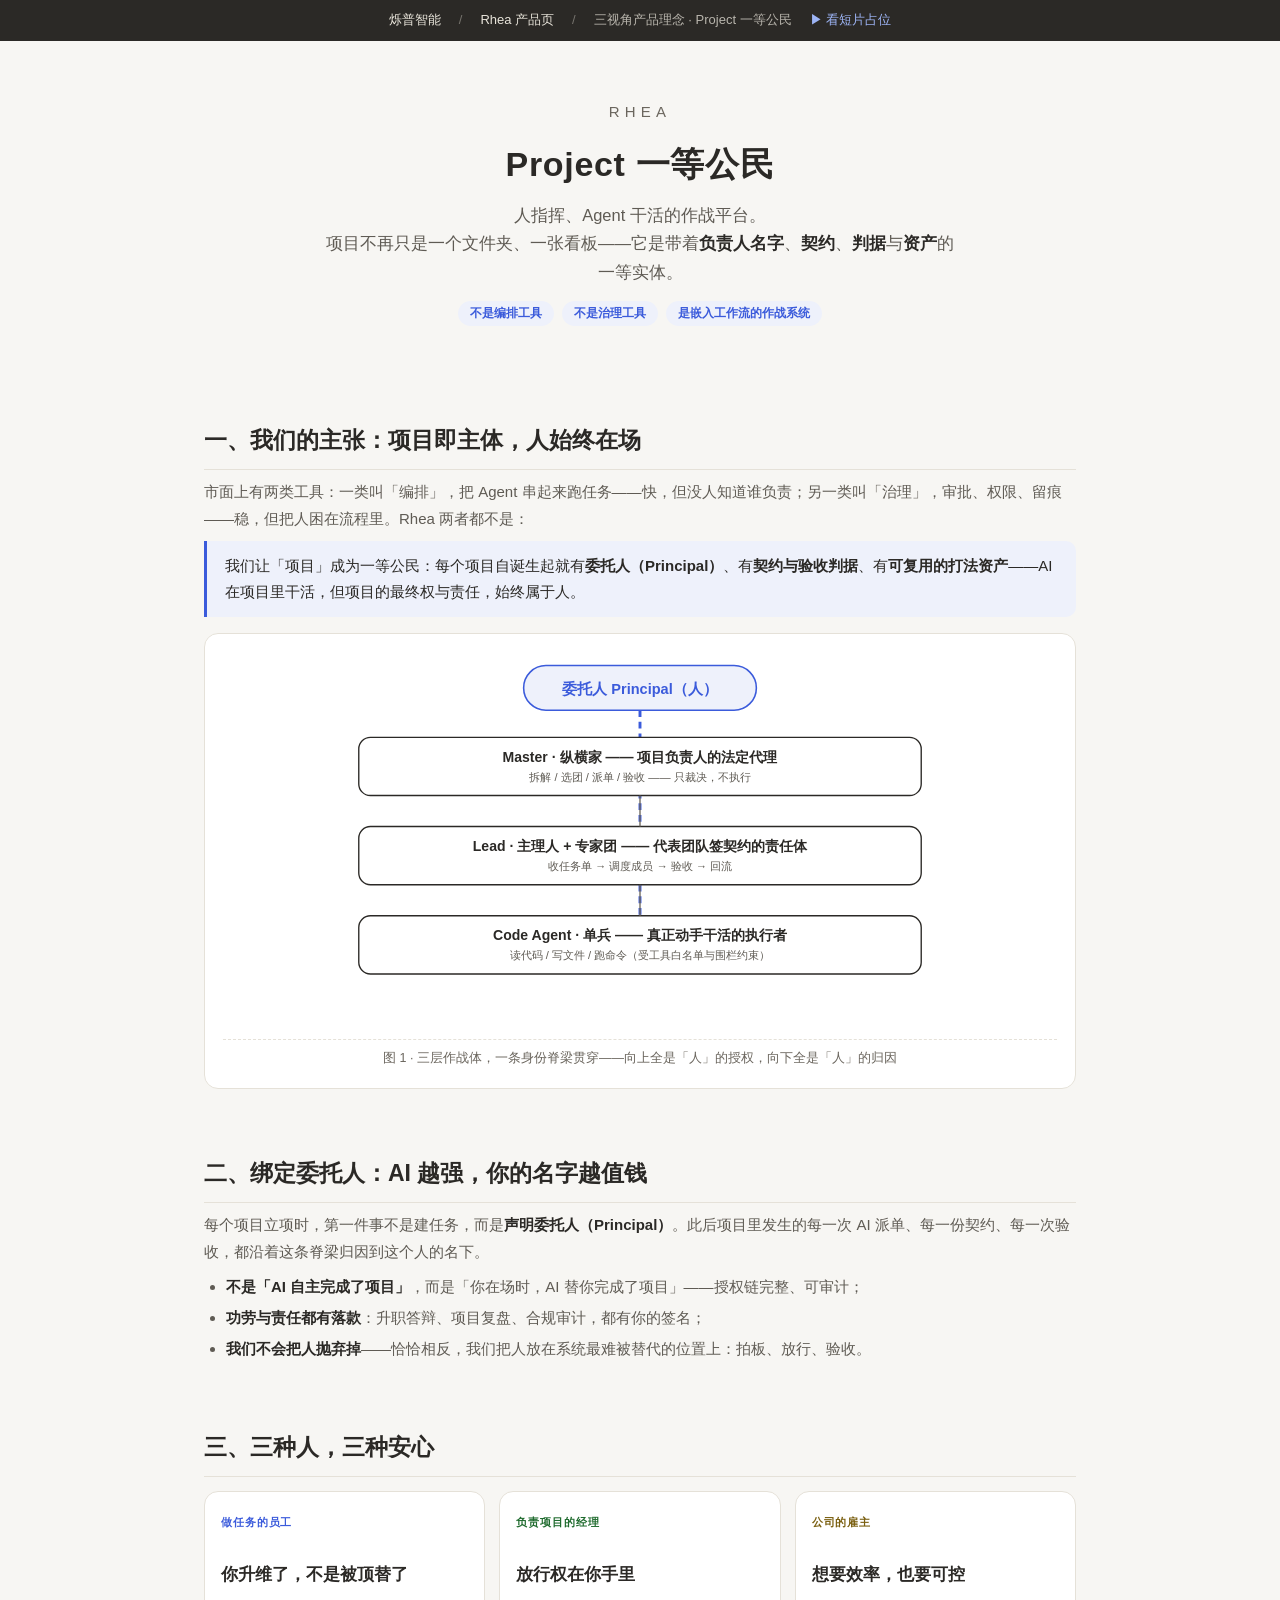
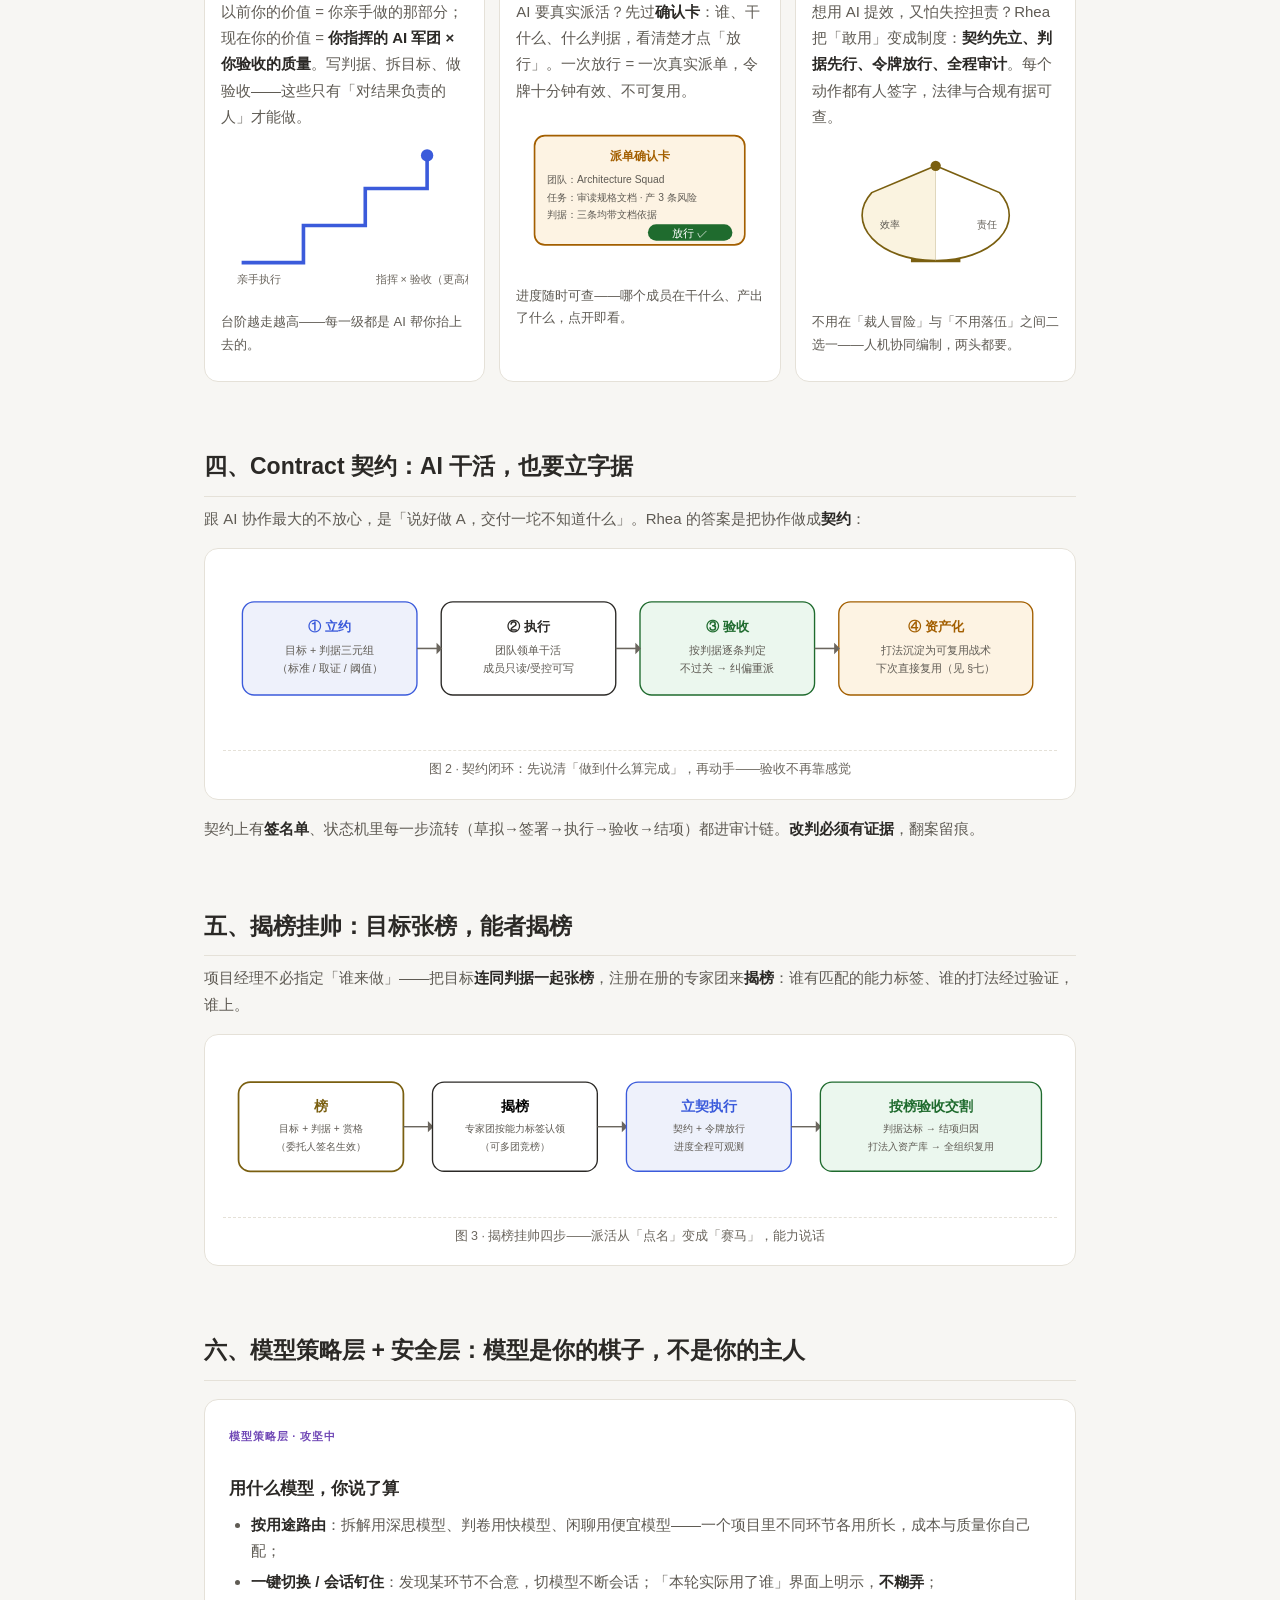
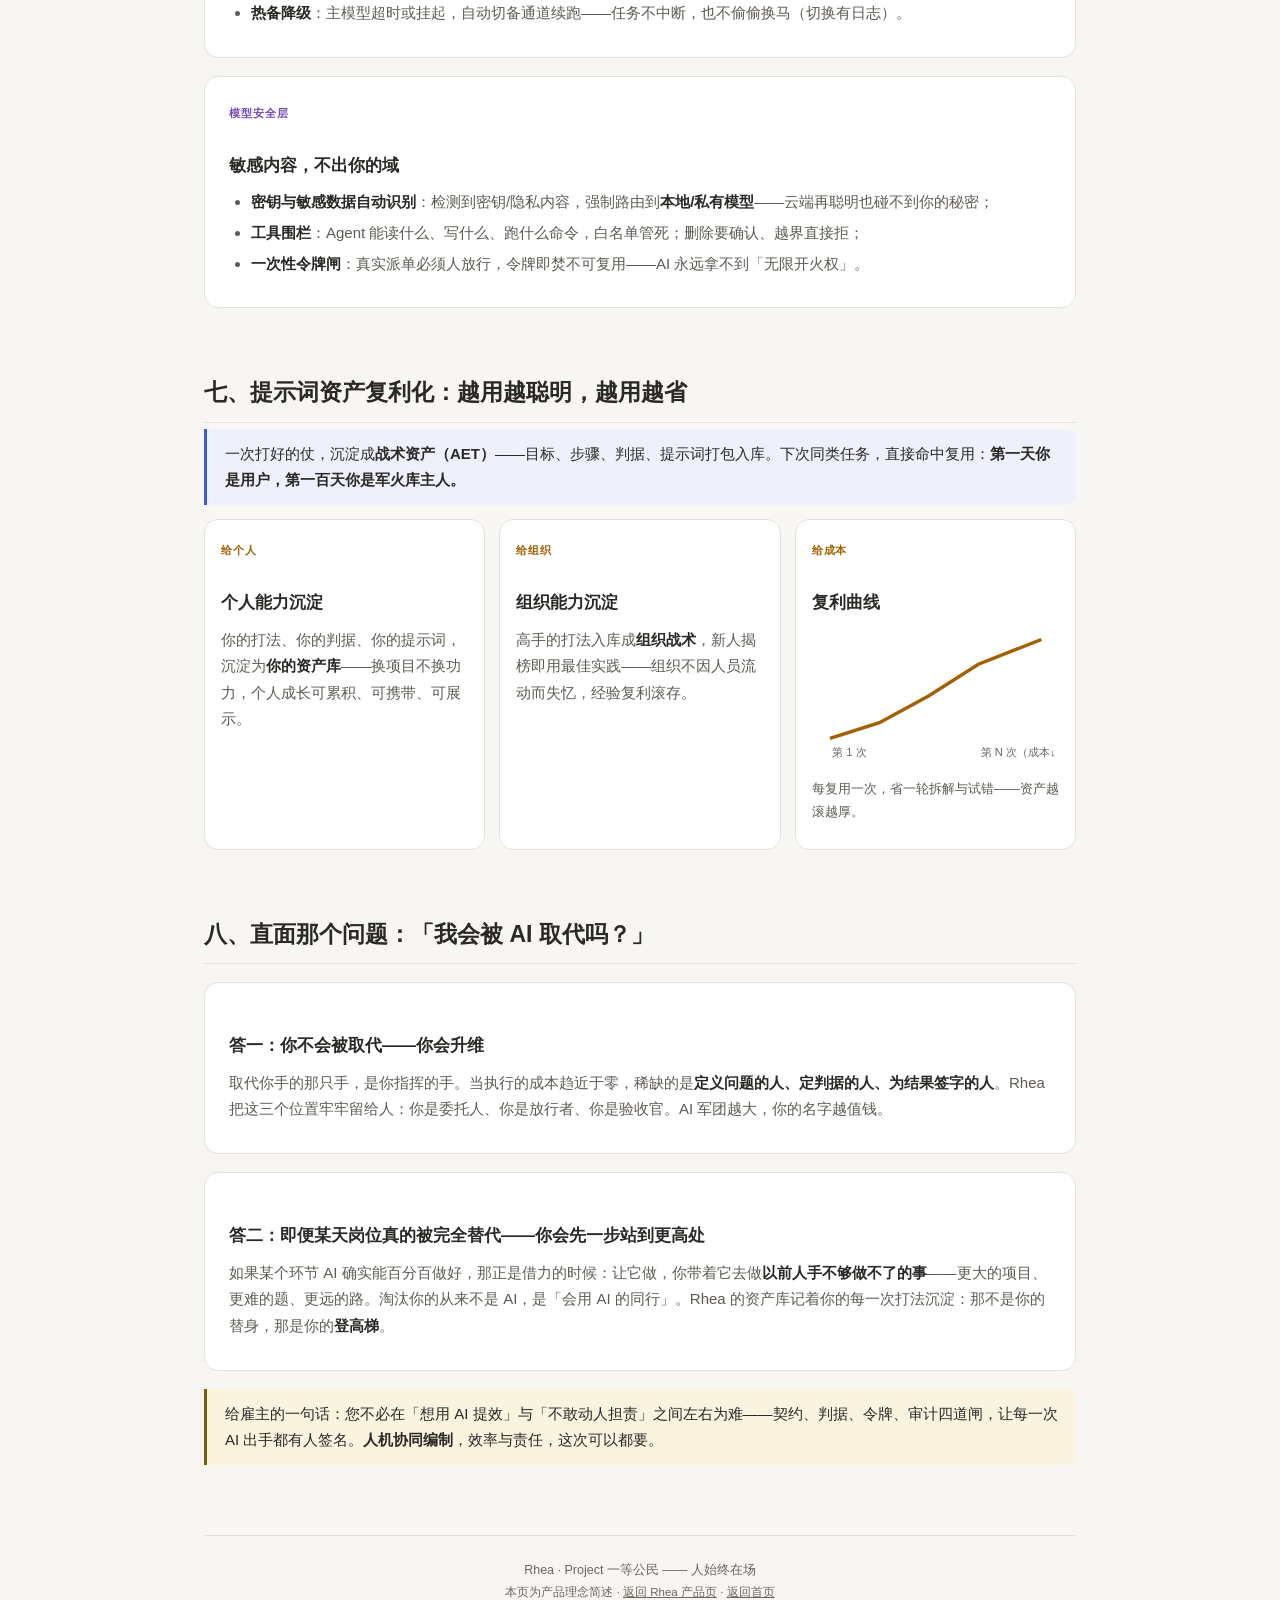
<file: for-humans.html>
<!DOCTYPE html>
<html lang="zh-CN">
<head>
<meta charset="UTF-8">
<meta name="viewport" content="width=device-width, initial-scale=1.0">
<title>Rhea · Project 一等公民 —— 人始终在场的工作智能体平台</title>
<style>
  :root {
    --bg:#f7f6f3; --panel:#fff; --ink:#2b2926; --ink2:#5f5b54; --ink3:#6b665e;
    --line:#e5e1d8; --accent:#3b5bdb; --accent-soft:#eef1fb;
    --gold:#7a5f10; --gold-soft:#faf3e0; --green:#1f6b2e; --green-soft:#ebf7ee;
    --amber:#a35f00; --amber-soft:#fdf3e3; --red:#a8492a; --red-soft:#fbeee9;
  }
  *{box-sizing:border-box;margin:0;padding:0}
  body{font-family:-apple-system,"PingFang SC","Microsoft YaHei",sans-serif;background:var(--bg);color:var(--ink);line-height:1.75;font-size:15px}
  .wrap{max-width:920px;margin:0 auto;padding:0 24px 90px}
  header{padding:58px 0 30px;text-align:center}
  .brand{font-size:15px;letter-spacing:.35em;color:var(--ink3);text-transform:uppercase}
  h1{font-size:34px;margin:10px 0 6px;letter-spacing:.02em}
  .sub{color:var(--ink2);font-size:16.5px;max-width:640px;margin:0 auto}
  .pill{display:inline-block;font-size:12px;font-weight:600;padding:2px 12px;border-radius:999px;background:var(--accent-soft);color:var(--accent);margin:14px 4px 0}
  h2{font-size:23px;margin:64px 0 6px;padding-bottom:9px;border-bottom:1px solid var(--line)}
  h3{font-size:17px;margin:26px 0 8px}
  p{margin:9px 0;color:var(--ink2)} p b,li b{color:var(--ink)}
  ul{margin:8px 0 8px 22px;color:var(--ink2)} li{margin:5px 0}
  .card{background:var(--panel);border:1px solid var(--line);border-radius:14px;padding:22px 24px;margin:18px 0}
  .quote{border-left:3px solid var(--accent);background:var(--accent-soft);padding:12px 18px;border-radius:0 10px 10px 0;color:var(--ink);font-size:15px}
  .fig{background:var(--panel);border:1px solid var(--line);border-radius:14px;padding:18px;margin:16px 0;text-align:center}
  .fig figcaption{font-size:12.5px;color:var(--ink3);margin-top:10px;text-align:center}
  .grid3{display:grid;grid-template-columns:repeat(3,1fr);gap:14px;margin:14px 0}
  @media(max-width:760px){.grid3{grid-template-columns:1fr}}
  .grid3 .card{margin:0;padding:16px}
  .tag{font-size:11px;font-weight:700;letter-spacing:.08em;text-transform:uppercase}
  .t-emp{color:var(--accent)} .t-mgr{color:var(--green)} .t-boss{color:var(--gold)}
  .t-model{color:#7048b6} .t-asset{color:var(--amber)}
  svg text{font-family:-apple-system,"PingFang SC",sans-serif}
  
  /* ── 美化：图卡悬浮质感 + 渐入 ── */
  .fig{transition:transform .25s ease, box-shadow .25s ease}
  .fig:hover{transform:translateY(-3px);box-shadow:0 10px 28px rgba(43,41,38,.08)}
  .fig figcaption{font-size:12.5px;color:var(--ink3);margin-top:10px;padding-top:8px;border-top:1px dashed var(--line)}
  @keyframes fadeUp{from{opacity:0;transform:translateY(14px)}to{opacity:1;transform:none}}
  header,h2,.fig,.quote{animation:fadeUp .7s ease both}
  h2:nth-of-type(2){animation-delay:.08s}h2:nth-of-type(3){animation-delay:.16s}h2:nth-of-type(4){animation-delay:.24s}h2:nth-of-type(5){animation-delay:.32s}
  .quote{position:relative;overflow:hidden}
  .quote::after{content:"";position:absolute;top:0;left:-80px;width:60px;height:100%;background:linear-gradient(105deg,transparent,rgba(255,255,255,.35),transparent);transform:skewX(-18deg);animation:sheen 5.5s ease-in-out infinite}
  @keyframes sheen{0%,60%{left:-80px}100%{left:120%}}
  @media (prefers-reduced-motion: reduce){header,h2,.fig,.quote{animation:none}.quote::after{display:none}}

  footer{margin-top:70px;text-align:center;color:var(--ink3);font-size:12.5px;border-top:1px solid var(--line);padding-top:24px}
</style>
</head>
<body>
<div style="background:#2b2926;color:#e8e4da;font-size:13px;padding:9px 20px;display:flex;gap:18px;align-items:center;justify-content:center;flex-wrap:wrap">
  <a href="index.html" style="color:#e8e4da;text-decoration:none">烁普智能</a><span style="opacity:.4">/</span>
  <a href="rhea.html" style="color:#e8e4da;text-decoration:none">Rhea 产品页</a><span style="opacity:.4">/</span>
  <span style="opacity:.75">三视角产品理念 · Project 一等公民</span>
  <a href="film.html" style="color:#9db4f5;text-decoration:none">▶ 看短片占位</a>
</div>
<div class="wrap">

<header>
  <div class="brand">RHEA</div>
  <h1>Project 一等公民</h1>
  <p class="sub">人指挥、Agent 干活的作战平台。<br>项目不再只是一个文件夹、一张看板——它是带着<b>负责人名字</b>、<b>契约</b>、<b>判据</b>与<b>资产</b>的一等实体。</p>
  <span class="pill">不是编排工具</span><span class="pill">不是治理工具</span><span class="pill">是嵌入工作流的作战系统</span>
</header>

<!-- ═══ 1. 理念 ═══ -->
<h2>一、我们的主张：项目即主体，人始终在场</h2>
<p>市面上有两类工具：一类叫「编排」，把 Agent 串起来跑任务——快，但没人知道谁负责；另一类叫「治理」，审批、权限、留痕——稳，但把人困在流程里。Rhea 两者都不是：</p>
<div class="quote">我们让「项目」成为一等公民：每个项目自诞生起就有<b>委托人（Principal）</b>、有<b>契约与验收判据</b>、有<b>可复用的打法资产</b>——AI 在项目里干活，但项目的最终权与责任，始终属于人。</div>

<figure class="fig">
<svg viewBox="0 0 860 380" width="100%" role="img" aria-label="三层作战体与委托人脊梁">
  <!-- principal 顶锚 -->
  <rect x="310" y="14" width="240" height="46" rx="23" fill="#eef1fb" stroke="#3b5bdb" stroke-width="1.6"/>
  <text x="430" y="43" text-anchor="middle" font-size="15" font-weight="700" fill="#3b5bdb">委托人 Principal（人）</text>
  <!-- 脊梁线 -->
  <line x1="430" y1="60" x2="430" y2="330" stroke="#3b5bdb" stroke-width="3" stroke-dasharray="7 5"/>
  <text x="446" y="196" font-size="12.5" fill="#3b5bdb">身份脊梁：每次派单 · 每份产出 · 归因到人</text>
  <!-- Master 层 -->
  <rect x="140" y="88" width="580" height="60" rx="12" fill="#fff" stroke="#2b2926" stroke-width="1.4"/>
  <text x="430" y="113" text-anchor="middle" font-size="14.5" font-weight="700" fill="#2b2926">Master · 纵横家 —— 项目负责人的法定代理</text>
  <text x="430" y="133" text-anchor="middle" font-size="11.5" fill="#5f5b54">拆解 / 选团 / 派单 / 验收 —— 只裁决，不执行</text>
  <!-- Lead 层 -->
  <rect x="140" y="180" width="580" height="60" rx="12" fill="#fff" stroke="#2b2926" stroke-width="1.4"/>
  <text x="430" y="205" text-anchor="middle" font-size="14.5" font-weight="700" fill="#2b2926">Lead · 主理人 + 专家团 —— 代表团队签契约的责任体</text>
  <text x="430" y="225" text-anchor="middle" font-size="11.5" fill="#5f5b54">收任务单 → 调度成员 → 验收 → 回流</text>
  <!-- Code Agent 层 -->
  <rect x="140" y="272" width="580" height="60" rx="12" fill="#fff" stroke="#2b2926" stroke-width="1.4"/>
  <text x="430" y="297" text-anchor="middle" font-size="14.5" font-weight="700" fill="#2b2926">Code Agent · 单兵 —— 真正动手干活的执行者</text>
  <text x="430" y="317" text-anchor="middle" font-size="11.5" fill="#5f5b54">读代码 / 写文件 / 跑命令（受工具白名单与围栏约束）</text>
  <!-- 连接线 -->
  <line x1="430" y1="148" x2="430" y2="180" stroke="#6b665e" stroke-width="1.4"/>
  <line x1="430" y1="240" x2="430" y2="272" stroke="#6b665e" stroke-width="1.4"/>
</svg>
<figcaption>图 1 · 三层作战体，一条身份脊梁贯穿——向上全是「人」的授权，向下全是「人」的归因</figcaption>
</figure>

<!-- ═══ 2. Principal ═══ -->
<h2>二、绑定委托人：AI 越强，你的名字越值钱</h2>
<p>每个项目立项时，第一件事不是建任务，而是<b>声明委托人（Principal）</b>。此后项目里发生的每一次 AI 派单、每一份契约、每一次验收，都沿着这条脊梁归因到这个人的名下。</p>
<ul>
  <li><b>不是「AI 自主完成了项目」</b>，而是「你在场时，AI 替你完成了项目」——授权链完整、可审计；</li>
  <li><b>功劳与责任都有落款</b>：升职答辩、项目复盘、合规审计，都有你的签名；</li>
  <li><b>我们不会把人抛弃掉</b>——恰恰相反，我们把人放在系统最难被替代的位置上：拍板、放行、验收。</li>
</ul>

<!-- ═══ 3. 三视角 ═══ -->
<h2>三、三种人，三种安心</h2>
<div class="grid3">
  <div class="card"><span class="tag t-emp">做任务的员工</span>
    <h3>你升维了，不是被顶替了</h3>
    <p>以前你的价值 = 你亲手做的那部分；现在你的价值 = <b>你指挥的 AI 军团 × 你验收的质量</b>。写判据、拆目标、做验收——这些只有「对结果负责的人」才能做。</p>
    <svg viewBox="0 0 240 150" width="100%"><polyline points="20,120 80,120 80,84 140,84 140,48 200,48 200,16" fill="none" stroke="#3b5bdb" stroke-width="3.5"/><circle cx="200" cy="16" r="6" fill="#3b5bdb"/><text x="16" y="140" font-size="10.5" fill="#6b665e">亲手执行</text><text x="150" y="140" font-size="10.5" fill="#6b665e">指挥 × 验收（更高杠杆）</text></svg>
    <p style="font-size:13px">台阶越走越高——每一级都是 AI 帮你抬上去的。</p>
  </div>
  <div class="card"><span class="tag t-mgr">负责项目的经理</span>
    <h3>放行权在你手里</h3>
    <p>AI 要真实派活？先过<b>确认卡</b>：谁、干什么、什么判据，看清楚才点「放行」。一次放行 = 一次真实派单，令牌十分钟有效、不可复用。</p>
    <svg viewBox="0 0 240 150" width="100%"><rect x="18" y="22" width="204" height="106" rx="10" fill="#fdf3e3" stroke="#a35f00" stroke-width="1.6"/><text x="120" y="46" text-anchor="middle" font-size="11.5" font-weight="700" fill="#a35f00">派单确认卡</text><text x="30" y="68" font-size="10" fill="#5f5b54">团队：Architecture Squad</text><text x="30" y="85" font-size="10" fill="#5f5b54">任务：审读规格文档 · 产 3 条风险</text><text x="30" y="102" font-size="10" fill="#5f5b54">判据：三条均带文档依据</text><rect x="128" y="108" width="82" height="16" rx="8" fill="#1f6b2e"/><text x="169" y="120" text-anchor="middle" font-size="10.5" fill="#fff">放行 ✓</text></svg>
    <p style="font-size:13px">进度随时可查——哪个成员在干什么、产出了什么，点开即看。</p>
  </div>
  <div class="card"><span class="tag t-boss">公司的雇主</span>
    <h3>想要效率，也要可控</h3>
    <p>想用 AI 提效，又怕失控担责？Rhea 把「敢用」变成制度：<b>契约先立、判据先行、令牌放行、全程审计</b>。每个动作都有人签字，法律与合规有据可查。</p>
    <svg viewBox="0 0 240 150" width="100%"><path d="M120 26 L120 118 M96 118 L144 118" stroke="#7a5f10" stroke-width="3"/><path d="M120 26 L58 52 A70 44 0 0 0 120 118" fill="#faf3e0" stroke="#7a5f10" stroke-width="1.6"/><path d="M120 26 L182 52 A70 44 0 0 1 120 118" fill="#fff" stroke="#7a5f10" stroke-width="1.6"/><text x="66" y="86" font-size="10" fill="#5f5b54">效率</text><text x="160" y="86" font-size="10" fill="#5f5b54">责任</text><circle cx="120" cy="26" r="5" fill="#7a5f10"/></svg>
    <p style="font-size:13px">不用在「裁人冒险」与「不用落伍」之间二选一——人机协同编制，两头都要。</p>
  </div>
</div>

<!-- ═══ 4. Contract ═══ -->
<h2>四、Contract 契约：AI 干活，也要立字据</h2>
<p>跟 AI 协作最大的不放心，是「说好做 A，交付一坨不知道什么」。Rhea 的答案是把协作做成<b>契约</b>：</p>
<figure class="fig">
<svg viewBox="0 0 860 170" width="100%" role="img" aria-label="契约四步">
  <g><rect x="20" y="36" width="180" height="96" rx="12" fill="#eef1fb" stroke="#3b5bdb" stroke-width="1.4"/><text x="110" y="66" text-anchor="middle" font-size="13.5" font-weight="700" fill="#3b5bdb">① 立约</text><text x="110" y="90" text-anchor="middle" font-size="11" fill="#5f5b54">目标 + 判据三元组</text><text x="110" y="108" text-anchor="middle" font-size="11" fill="#5f5b54">（标准 / 取证 / 阈值）</text></g>
  <g><rect x="225" y="36" width="180" height="96" rx="12" fill="#fff" stroke="#2b2926" stroke-width="1.4"/><text x="315" y="66" text-anchor="middle" font-size="13.5" font-weight="700" fill="#2b2926">② 执行</text><text x="315" y="90" text-anchor="middle" font-size="11" fill="#5f5b54">团队领单干活</text><text x="315" y="108" text-anchor="middle" font-size="11" fill="#5f5b54">成员只读/受控可写</text></g>
  <g><rect x="430" y="36" width="180" height="96" rx="12" fill="#ebf7ee" stroke="#1f6b2e" stroke-width="1.4"/><text x="520" y="66" text-anchor="middle" font-size="13.5" font-weight="700" fill="#1f6b2e">③ 验收</text><text x="520" y="90" text-anchor="middle" font-size="11" fill="#5f5b54">按判据逐条判定</text><text x="520" y="108" text-anchor="middle" font-size="11" fill="#5f5b54">不过关 → 纠偏重派</text></g>
  <g><rect x="635" y="36" width="200" height="96" rx="12" fill="#fdf3e3" stroke="#a35f00" stroke-width="1.4"/><text x="735" y="66" text-anchor="middle" font-size="13.5" font-weight="700" fill="#a35f00">④ 资产化</text><text x="735" y="90" text-anchor="middle" font-size="11" fill="#5f5b54">打法沉淀为可复用战术</text><text x="735" y="108" text-anchor="middle" font-size="11" fill="#5f5b54">下次直接复用（见 §七）</text></g>
  <g stroke="#6b665e" stroke-width="1.6" fill="#6b665e"><line x1="200" y1="84" x2="225" y2="84"/><path d="M221 80 L225 84 L221 88Z"/><line x1="405" y1="84" x2="430" y2="84"/><path d="M426 80 L430 84 L426 88Z"/><line x1="610" y1="84" x2="635" y2="84"/><path d="M631 80 L635 84 L631 88Z"/></g>
</svg>
<figcaption>图 2 · 契约闭环：先说清「做到什么算完成」，再动手——验收不再靠感觉</figcaption>
</figure>
<p>契约上有<b>签名单</b>、状态机里每一步流转（草拟→签署→执行→验收→结项）都进审计链。<b>改判必须有证据</b>，翻案留痕。</p>

<!-- ═══ 5. 揭榜挂帅 ═══ -->
<h2>五、揭榜挂帅：目标张榜，能者揭榜</h2>
<p>项目经理不必指定「谁来做」——把目标<b>连同判据一起张榜</b>，注册在册的专家团来<b>揭榜</b>：谁有匹配的能力标签、谁的打法经过验证，谁上。</p>
<figure class="fig">
<svg viewBox="0 0 860 150" width="100%" role="img" aria-label="揭榜挂帅">
  <rect x="16" y="30" width="170" height="92" rx="12" fill="#fff" stroke="#7a5f10" stroke-width="1.8"/>
  <text x="101" y="60" text-anchor="middle" font-size="14" font-weight="700" fill="#7a5f10">榜</text>
  <text x="101" y="82" text-anchor="middle" font-size="10.5" fill="#5f5b54">目标 + 判据 + 赏格</text>
  <text x="101" y="100" text-anchor="middle" font-size="10.5" fill="#5f5b54">（委托人签名生效）</text>
  <g stroke="#6b665e" stroke-width="1.5" fill="#6b665e"><line x1="186" y1="76" x2="216" y2="76"/><path d="M212 72 L216 76 L212 80Z"/></g>
  <rect x="216" y="30" width="170" height="92" rx="12" fill="#fff" stroke="#2b2926" stroke-width="1.4"/>
  <text x="301" y="60" text-anchor="middle" font-size="14" font-weight="700">揭榜</text>
  <text x="301" y="82" text-anchor="middle" font-size="10.5" fill="#5f5b54">专家团按能力标签认领</text>
  <text x="301" y="100" text-anchor="middle" font-size="10.5" fill="#5f5b54">（可多团竞榜）</text>
  <g stroke="#6b665e" stroke-width="1.5" fill="#6b665e"><line x1="386" y1="76" x2="416" y2="76"/><path d="M412 72 L416 76 L412 80Z"/></g>
  <rect x="416" y="30" width="170" height="92" rx="12" fill="#eef1fb" stroke="#3b5bdb" stroke-width="1.4"/>
  <text x="501" y="60" text-anchor="middle" font-size="14" font-weight="700" fill="#3b5bdb">立契执行</text>
  <text x="501" y="82" text-anchor="middle" font-size="10.5" fill="#5f5b54">契约 + 令牌放行</text>
  <text x="501" y="100" text-anchor="middle" font-size="10.5" fill="#5f5b54">进度全程可观测</text>
  <g stroke="#6b665e" stroke-width="1.5" fill="#6b665e"><line x1="586" y1="76" x2="616" y2="76"/><path d="M612 72 L616 76 L612 80Z"/></g>
  <rect x="616" y="30" width="228" height="92" rx="12" fill="#ebf7ee" stroke="#1f6b2e" stroke-width="1.4"/>
  <text x="730" y="60" text-anchor="middle" font-size="14" font-weight="700" fill="#1f6b2e">按榜验收交割</text>
  <text x="730" y="82" text-anchor="middle" font-size="10.5" fill="#5f5b54">判据达标 → 结项归因</text>
  <text x="730" y="100" text-anchor="middle" font-size="10.5" fill="#5f5b54">打法入资产库 → 全组织复用</text>
</svg>
<figcaption>图 3 · 揭榜挂帅四步——派活从「点名」变成「赛马」，能力说话</figcaption>
</figure>

<!-- ═══ 6. 模型层 ═══ -->
<h2>六、模型策略层 + 安全层：模型是你的棋子，不是你的主人</h2>
<div class="card"><span class="tag t-model">模型策略层 · 攻坚中</span>
  <h3>用什么模型，你说了算</h3>
  <ul>
    <li><b>按用途路由</b>：拆解用深思模型、判卷用快模型、闲聊用便宜模型——一个项目里不同环节各用所长，成本与质量你自己配；</li>
    <li><b>一键切换 / 会话钉住</b>：发现某环节不合意，切模型不断会话；「本轮实际用了谁」界面上明示，<b>不糊弄</b>；</li>
    <li><b>热备降级</b>：主模型超时或挂起，自动切备通道续跑——任务不中断，也不偷偷换马（切换有日志）。</li>
  </ul>
</div>
<div class="card"><span class="tag t-model">模型安全层</span>
  <h3>敏感内容，不出你的域</h3>
  <ul>
    <li><b>密钥与敏感数据自动识别</b>：检测到密钥/隐私内容，强制路由到<b>本地/私有模型</b>——云端再聪明也碰不到你的秘密；</li>
    <li><b>工具围栏</b>：Agent 能读什么、写什么、跑什么命令，白名单管死；删除要确认、越界直接拒；</li>
    <li><b>一次性令牌闸</b>：真实派单必须人放行，令牌即焚不可复用——AI 永远拿不到「无限开火权」。</li>
  </ul>
</div>

<!-- ═══ 7. 资产复利 ═══ -->
<h2>七、提示词资产复利化：越用越聪明，越用越省</h2>
<div class="quote">一次打好的仗，沉淀成<b>战术资产（AET）</b>——目标、步骤、判据、提示词打包入库。下次同类任务，直接命中复用：<b>第一天你是用户，第一百天你是军火库主人。</b></div>
<div class="grid3">
  <div class="card"><span class="tag t-asset">给个人</span><h3>个人能力沉淀</h3><p>你的打法、你的判据、你的提示词，沉淀为<b>你的资产库</b>——换项目不换功力，个人成长可累积、可携带、可展示。</p></div>
  <div class="card"><span class="tag t-asset">给组织</span><h3>组织能力沉淀</h3><p>高手的打法入库成<b>组织战术</b>，新人揭榜即用最佳实践——组织不因人员流动而失忆，经验复利滚存。</p></div>
  <div class="card"><span class="tag t-asset">给成本</span><h3>复利曲线</h3>
    <svg viewBox="0 0 220 120" width="100%"><polyline points="16,100 60,86 104,62 148,34 204,12" fill="none" stroke="#a35f00" stroke-width="3"/><text x="18" y="116" font-size="10" fill="#6b665e">第 1 次</text><text x="150" y="116" font-size="10" fill="#6b665e">第 N 次（成本↓ 质量↑）</text></svg>
    <p style="font-size:13px">每复用一次，省一轮拆解与试错——资产越滚越厚。</p>
  </div>
</div>

<!-- ═══ 8. FAQ ═══ -->
<h2>八、直面那个问题：「我会被 AI 取代吗？」</h2>
<div class="card">
  <h3>答一：你不会被取代——你会升维</h3>
  <p>取代你手的那只手，是你指挥的手。当执行的成本趋近于零，稀缺的是<b>定义问题的人、定判据的人、为结果签字的人</b>。Rhea 把这三个位置牢牢留给人：你是委托人、你是放行者、你是验收官。AI 军团越大，你的名字越值钱。</p>
</div>
<div class="card">
  <h3>答二：即便某天岗位真的被完全替代——你会先一步站到更高处</h3>
  <p>如果某个环节 AI 确实能百分百做好，那正是借力的时候：让它做，你带着它去做<b>以前人手不够做不了的事</b>——更大的项目、更难的题、更远的路。淘汰你的从来不是 AI，是「会用 AI 的同行」。Rhea 的资产库记着你的每一次打法沉淀：那不是你的替身，那是你的<b>登高梯</b>。</p>
</div>
<div class="quote" style="background:var(--gold-soft);border-color:var(--gold)">给雇主的一句话：您不必在「想用 AI 提效」与「不敢动人担责」之间左右为难——契约、判据、令牌、审计四道闸，让每一次 AI 出手都有人签名。<b>人机协同编制</b>，效率与责任，这次可以都要。</div>

<footer>Rhea · Project 一等公民 —— 人始终在场<br><span style="font-size:11.5px">本页为产品理念简述 · <a href='rhea.html' style='color:inherit'>返回 Rhea 产品页</a> · <a href='index.html' style='color:inherit'>返回首页</a></span></footer>
</div>
</body>
</html>
</file>
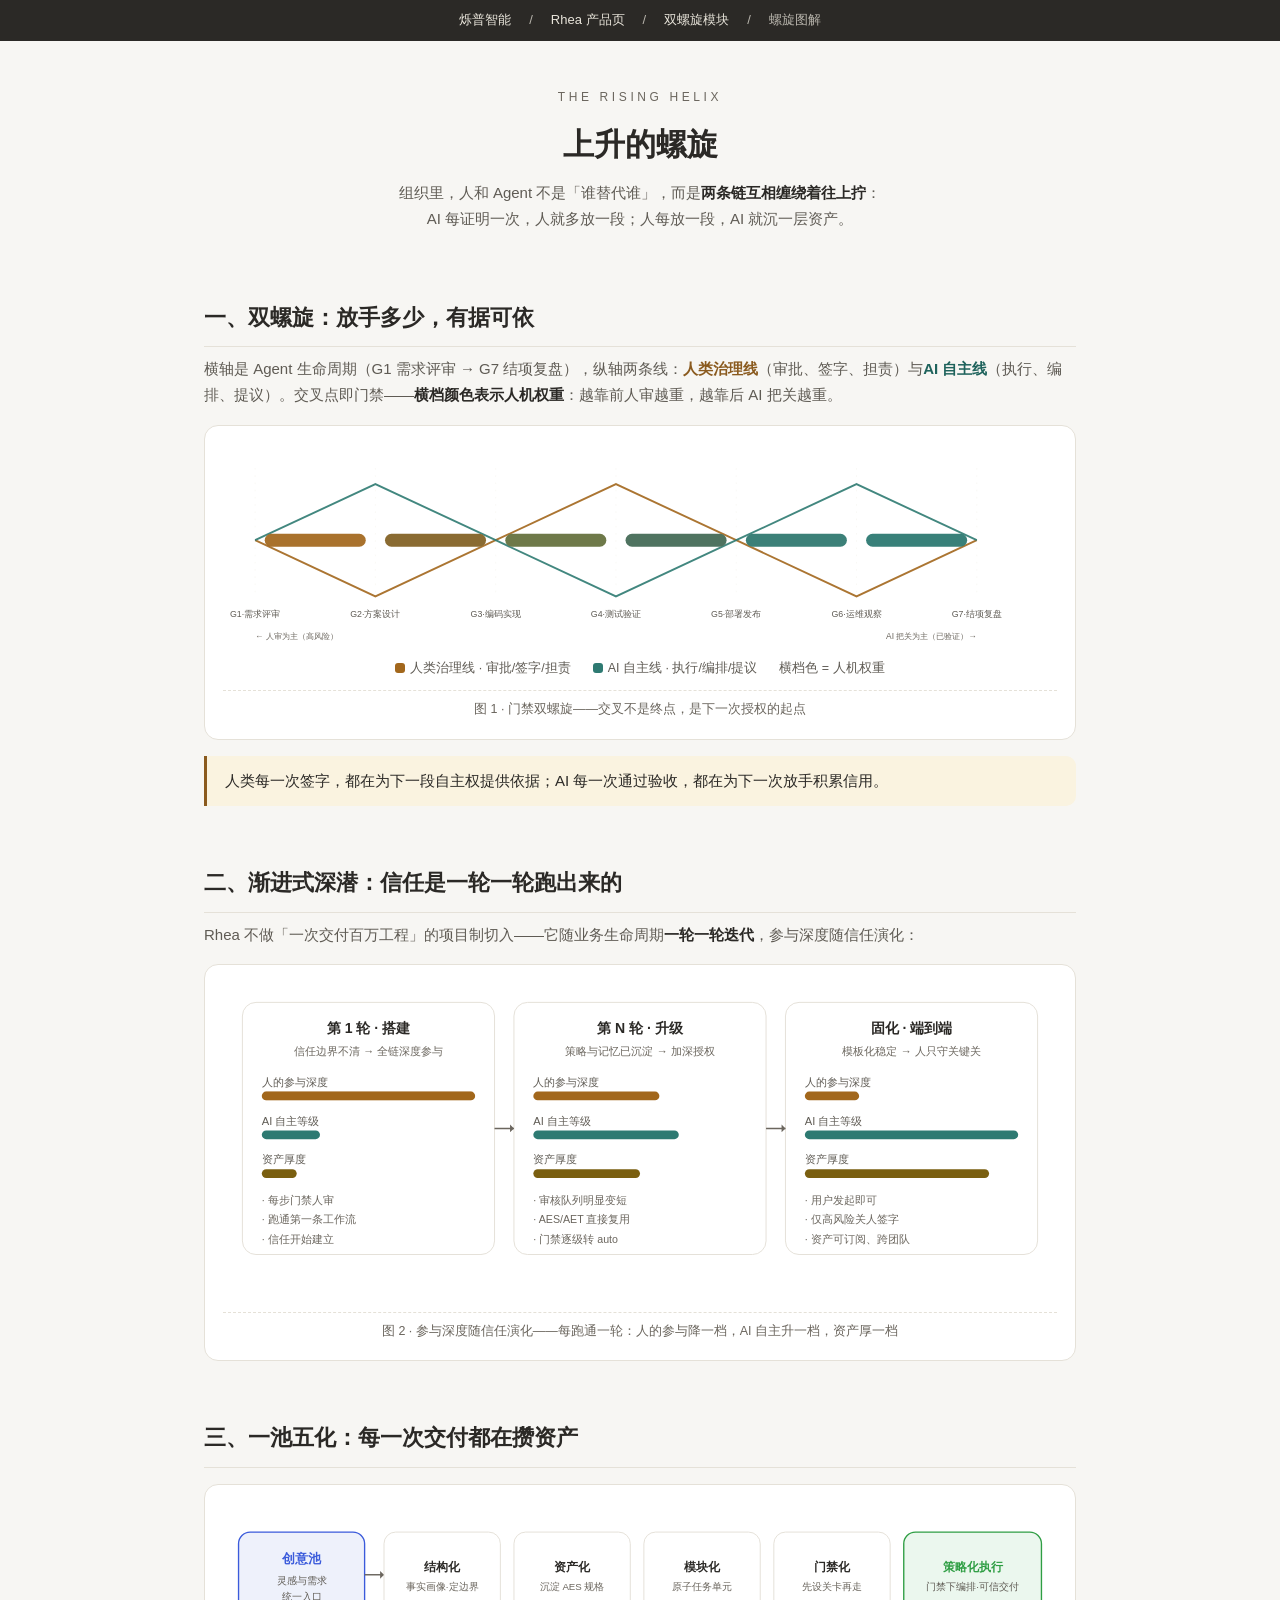
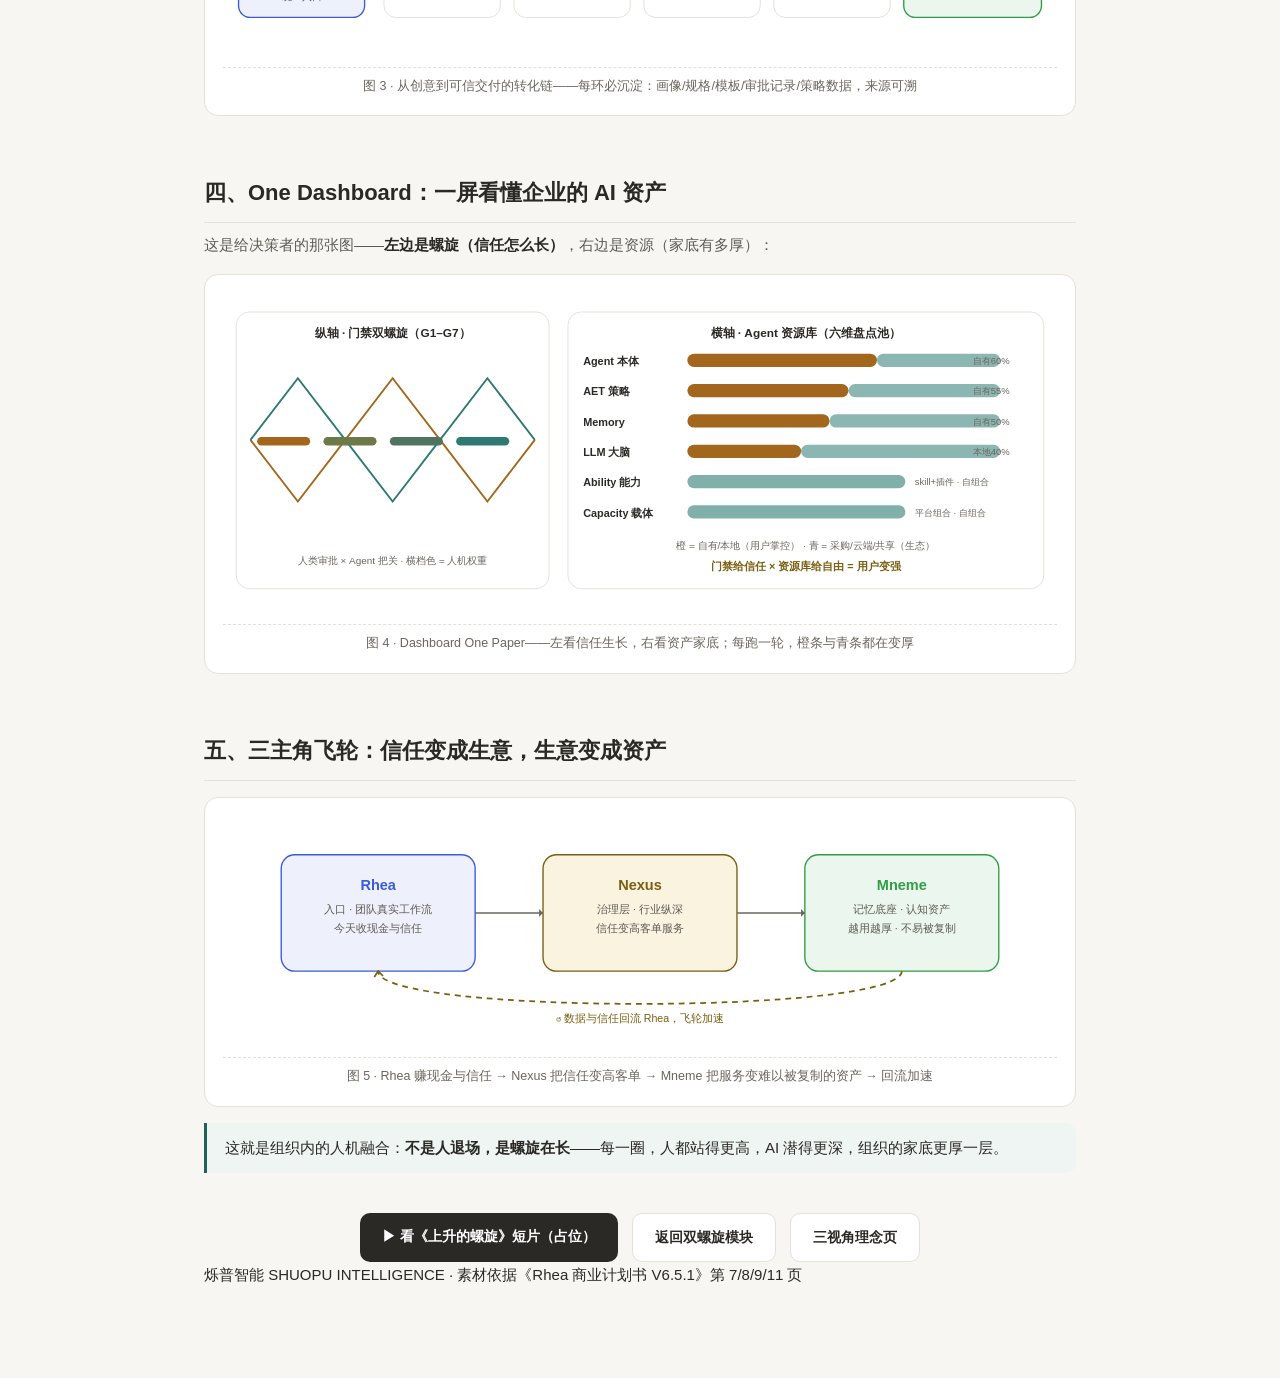
<file: helix.html>
<!DOCTYPE html>
<html lang="zh-CN">
<head>
<meta charset="UTF-8">
<meta name="viewport" content="width=device-width, initial-scale=1.0">
<title>上升的螺旋 · 组织内人与 Agent 的渐进式协同 —— Rhea 双螺旋图解</title>
<meta name="description" content="Rhea 双螺旋图解：门禁 G1-G7 上人与 Agent 如何互相缠绕着上升——渐进式授权与信任演化、一池五化、One Dashboard 企业资产面板、三主角飞轮。">
<style>
  :root{--bg:#f7f6f3;--panel:#fff;--ink:#2b2926;--ink2:#5f5b54;--ink3:#6b665e;--line:#e5e1d8;
        --human:#8a5a1e;--agent:#1f635c;--human-mark:#A2671C;--agent-mark:#2E7A72;
        --accent:#3b5bdb;--accent-soft:#eef1fb;--gold:#7a5f10;--gold-soft:#faf3e0;--green:#1f6b2e;--green-soft:#ebf7ee}
  *{box-sizing:border-box;margin:0;padding:0}
  body{font-family:-apple-system,"PingFang SC","Microsoft YaHei",sans-serif;background:var(--bg);color:var(--ink);line-height:1.75;font-size:15px}
  .bar{background:#2b2926;color:#e8e4da;font-size:13px;padding:9px 20px;display:flex;gap:18px;justify-content:center;flex-wrap:wrap}
  .bar a{color:#e8e4da;text-decoration:none}.bar span{opacity:.75}
  .wrap{max-width:920px;margin:0 auto;padding:0 24px 90px}
  header{padding:46px 0 8px;text-align:center}
  .eyebrow{font-size:12px;letter-spacing:.3em;color:var(--ink3);text-transform:uppercase}
  h1{font-size:31px;margin:10px 0 8px}
  .sub{color:var(--ink2);max-width:660px;margin:0 auto}
  h2{font-size:22px;margin:58px 0 6px;padding-bottom:9px;border-bottom:1px solid var(--line)}
  p{margin:9px 0;color:var(--ink2)} p b{color:var(--ink)}
  .quote{border-left:3px solid var(--human);background:var(--gold-soft);padding:12px 18px;border-radius:0 10px 10px 0;color:var(--ink)}
  .fig{background:var(--panel);border:1px solid var(--line);border-radius:14px;padding:18px;margin:16px 0;text-align:center}
  .fig figcaption{font-size:12.5px;color:var(--ink3);margin-top:10px}
  .legend{display:flex;gap:22px;justify-content:center;font-size:12.5px;color:var(--ink2);margin-top:6px;flex-wrap:wrap}
  .dot{display:inline-block;width:10px;height:10px;border-radius:3px;margin-right:5px;vertical-align:-1px}
  .actions{display:flex;gap:14px;justify-content:center;flex-wrap:wrap;margin-top:40px}
  .btn{display:inline-block;padding:11px 22px;border-radius:10px;text-decoration:none;font-size:14px;font-weight:600}
  .btn--solid{background:var(--ink);color:#fff}.btn--ghost{border:1px solid var(--line);color:var(--ink);background:var(--panel)}
  
  /* ── 美化：图卡悬浮质感 + 渐入 ── */
  .fig{transition:transform .25s ease, box-shadow .25s ease}
  .fig:hover{transform:translateY(-3px);box-shadow:0 10px 28px rgba(43,41,38,.08)}
  .fig figcaption{font-size:12.5px;color:var(--ink3);margin-top:10px;padding-top:8px;border-top:1px dashed var(--line)}
  @keyframes fadeUp{from{opacity:0;transform:translateY(14px)}to{opacity:1;transform:none}}
  header,h2,.fig,.quote{animation:fadeUp .7s ease both}
  h2:nth-of-type(2){animation-delay:.08s}h2:nth-of-type(3){animation-delay:.16s}h2:nth-of-type(4){animation-delay:.24s}h2:nth-of-type(5){animation-delay:.32s}
  .quote{position:relative;overflow:hidden}
  .quote::after{content:"";position:absolute;top:0;left:-80px;width:60px;height:100%;background:linear-gradient(105deg,transparent,rgba(255,255,255,.35),transparent);transform:skewX(-18deg);animation:sheen 5.5s ease-in-out infinite}
  @keyframes sheen{0%,60%{left:-80px}100%{left:120%}}
  @media (prefers-reduced-motion: reduce){header,h2,.fig,.quote{animation:none}.quote::after{display:none}}

  footer{margin-top:66px;text-align:center;color:var(--ink3);font-size:12.5px;border-top:1px solid var(--line);padding-top:22px}
</style>
</head>
<body>
<div class="bar">
  <a href="index.html">烁普智能</a><span>/</span>
  <a href="rhea.html">Rhea 产品页</a><span>/</span>
  <a href="rhea.html#map">双螺旋模块</a><span>/</span>
  <span>螺旋图解</span>
</div>
<div class="wrap">

<header>
  <div class="eyebrow">The Rising Helix</div>
  <h1>上升的螺旋</h1>
  <p class="sub">组织里，人和 Agent 不是「谁替代谁」，而是<b>两条链互相缠绕着往上拧</b>：<br>AI 每证明一次，人就多放一段；人每放一段，AI 就沉一层资产。</p>
</header>

<!-- 图1 双螺旋 -->
<h2>一、双螺旋：放手多少，有据可依</h2>
<p>横轴是 Agent 生命周期（G1 需求评审 → G7 结项复盘），纵轴两条线：<b style="color:var(--human)">人类治理线</b>（审批、签字、担责）与<b style="color:var(--agent)">AI 自主线</b>（执行、编排、提议）。交叉点即门禁——<b>横档颜色表示人机权重</b>：越靠前人审越重，越靠后 AI 把关越重。</p>
<figure class="fig">
<svg viewBox="0 0 1040 250" width="100%" role="img" aria-label="双螺旋与渐进变色横档">
  <g stroke="#EAE6DC" stroke-opacity="0.35" stroke-dasharray="2 7"><line x1="40" y1="30" x2="40" y2="190"/><line x1="190" y1="30" x2="190" y2="190"/><line x1="340" y1="30" x2="340" y2="190"/><line x1="490" y1="30" x2="490" y2="190"/><line x1="640" y1="30" x2="640" y2="190"/><line x1="790" y1="30" x2="790" y2="190"/><line x1="940" y1="30" x2="940" y2="190"/></g>
  <path d="M40 120 L190 190 L340 120 L490 50 L640 120 L790 190 L940 120" stroke="#A2671C" stroke-width="2.4" fill="none" opacity=".9"/>
  <path d="M40 120 L190 50 L340 120 L490 190 L640 120 L790 50 L940 120" stroke="#2E7A72" stroke-width="2.4" fill="none" opacity=".9"/>
  <!-- 横档：人机权重渐变（赭→青） -->
  <g>
    <rect x="52" y="112" width="126" height="16" rx="8" fill="#A2671C" opacity=".92"/>
    <rect x="202" y="112" width="126" height="16" rx="8" fill="#8A6B32"/>
    <rect x="352" y="112" width="126" height="16" rx="8" fill="#6E7949"/>
    <rect x="502" y="112" width="126" height="16" rx="8" fill="#4F7360"/>
    <rect x="652" y="112" width="126" height="16" rx="8" fill="#3C8078"/>
    <rect x="802" y="112" width="126" height="16" rx="8" fill="#2E7A72" opacity=".95"/>
  </g>
  <g font-size="11" fill="#5f5b54" text-anchor="middle"><text x="40" y="216">G1·需求评审</text><text x="190" y="216">G2·方案设计</text><text x="340" y="216">G3·编码实现</text><text x="490" y="216">G4·测试验证</text><text x="640" y="216">G5·部署发布</text><text x="790" y="216">G6·运维观察</text><text x="940" y="216">G7·结项复盘</text></g>
  <text x="40" y="243" font-size="10.5" fill="#6b665e">← 人审为主（高风险）</text>
  <text x="940" y="243" font-size="10.5" fill="#6b665e" text-anchor="end">AI 把关为主（已验证）→</text>
</svg>
<div class="legend"><span><i class="dot" style="background:var(--human-mark)"></i>人类治理线 · 审批/签字/担责</span><span><i class="dot" style="background:var(--agent-mark)"></i>AI 自主线 · 执行/编排/提议</span><span>横档色 = 人机权重</span></div>
<figcaption>图 1 · 门禁双螺旋——交叉不是终点，是下一次授权的起点</figcaption>
</figure>
<div class="quote">人类每一次签字，都在为下一段自主权提供依据；AI 每一次通过验收，都在为下一次放手积累信用。</div>

<!-- 图2 渐进式深潜 -->
<h2>二、渐进式深潜：信任是一轮一轮跑出来的</h2>
<p>Rhea 不做「一次交付百万工程」的项目制切入——它随业务生命周期<b>一轮一轮迭代</b>，参与深度随信任演化：</p>
<figure class="fig">
<svg viewBox="0 0 860 320" width="100%" role="img" aria-label="渐进式深潜三阶段">
  <g>
    <rect x="20" y="20" width="260" height="260" rx="14" fill="#fff" stroke="#e5e1d8"/>
    <text x="150" y="52" text-anchor="middle" font-size="14.5" font-weight="700" fill="#2b2926">第 1 轮 · 搭建</text>
    <text x="150" y="74" text-anchor="middle" font-size="11.5" fill="#6b665e">信任边界不清 → 全链深度参与</text>
    <text x="40" y="106" font-size="11.5" fill="#5f5b54">人的参与深度</text>
    <g><circle cx="330" cy="0" r="0"/><rect x="40" y="112" width="220" height="9" rx="4.5" fill="#A2671C"/><rect x="40" y="112" width="220" height="9" rx="4.5" fill="#A2671C" opacity=".35"/></g>
    <text x="40" y="146" font-size="11.5" fill="#5f5b54">AI 自主等级</text><rect x="40" y="152" width="60" height="9" rx="4.5" fill="#2E7A72"/>
    <text x="40" y="186" font-size="11.5" fill="#5f5b54">资产厚度</text><rect x="40" y="192" width="36" height="9" rx="4.5" fill="#7A5F10"/>
    <text x="40" y="228" font-size="11" fill="#6b665e">· 每步门禁人审</text><text x="40" y="248" font-size="11" fill="#6b665e">· 跑通第一条工作流</text><text x="40" y="268" font-size="11" fill="#6b665e">· 信任开始建立</text>
  </g>
  <g>
    <rect x="300" y="20" width="260" height="260" rx="14" fill="#fff" stroke="#e5e1d8"/>
    <text x="430" y="52" text-anchor="middle" font-size="14.5" font-weight="700" fill="#2b2926">第 N 轮 · 升级</text>
    <text x="430" y="74" text-anchor="middle" font-size="11.5" fill="#6b665e">策略与记忆已沉淀 → 加深授权</text>
    <text x="320" y="106" font-size="11.5" fill="#5f5b54">人的参与深度</text><rect x="320" y="112" width="130" height="9" rx="4.5" fill="#A2671C"/>
    <text x="320" y="146" font-size="11.5" fill="#5f5b54">AI 自主等级</text><rect x="320" y="152" width="150" height="9" rx="4.5" fill="#2E7A72"/>
    <text x="320" y="186" font-size="11.5" fill="#5f5b54">资产厚度</text><rect x="320" y="192" width="110" height="9" rx="4.5" fill="#7A5F10"/>
    <text x="320" y="228" font-size="11" fill="#6b665e">· 审核队列明显变短</text><text x="320" y="248" font-size="11" fill="#6b665e">· AES/AET 直接复用</text><text x="320" y="268" font-size="11" fill="#6b665e">· 门禁逐级转 auto</text>
  </g>
  <g>
    <rect x="580" y="20" width="260" height="260" rx="14" fill="#fff" stroke="#e5e1d8"/>
    <text x="710" y="52" text-anchor="middle" font-size="14.5" font-weight="700" fill="#2b2926">固化 · 端到端</text>
    <text x="710" y="74" text-anchor="middle" font-size="11.5" fill="#6b665e">模板化稳定 → 人只守关键关</text>
    <text x="600" y="106" font-size="11.5" fill="#5f5b54">人的参与深度</text><rect x="600" y="112" width="56" height="9" rx="4.5" fill="#A2671C"/>
    <text x="600" y="146" font-size="11.5" fill="#5f5b54">AI 自主等级</text><rect x="600" y="152" width="220" height="9" rx="4.5" fill="#2E7A72"/>
    <text x="600" y="186" font-size="11.5" fill="#5f5b54">资产厚度</text><rect x="600" y="192" width="190" height="9" rx="4.5" fill="#7A5F10"/>
    <text x="600" y="228" font-size="11" fill="#6b665e">· 用户发起即可</text><text x="600" y="248" font-size="11" fill="#6b665e">· 仅高风险关人签字</text><text x="600" y="268" font-size="11" fill="#6b665e">· 资产可订阅、跨团队</text>
  </g>
  <path d="M280 150 L300 150 M560 150 L580 150" stroke="#6b665e" stroke-width="1.6"/>
  <path d="M296 146 L300 150 L296 154Z M576 146 L580 150 L576 154Z" fill="#6b665e"/>
</svg>
<figcaption>图 2 · 参与深度随信任演化——每跑通一轮：人的参与降一档，AI 自主升一档，资产厚一档</figcaption>
</figure>

<!-- 图3 一池五化 -->
<h2>三、一池五化：每一次交付都在攒资产</h2>
<figure class="fig">
<svg viewBox="0 0 860 150" width="100%" role="img" aria-label="一池五化">
  <rect x="16" y="30" width="130" height="88" rx="12" fill="#eef1fb" stroke="#3b5bdb" stroke-width="1.4"/>
  <text x="81" y="62" text-anchor="middle" font-size="13" font-weight="700" fill="#3b5bdb">创意池</text>
  <text x="81" y="84" text-anchor="middle" font-size="10.5" fill="#5f5b54">灵感与需求</text><text x="81" y="100" text-anchor="middle" font-size="10.5" fill="#5f5b54">统一入口</text>
  <g fill="#5f5b54"><line x1="146" y1="74" x2="166" y2="74" stroke="#6b665e" stroke-width="1.5"/><path d="M162 70 L166 74 L162 78Z" fill="#6b665e"/></g>
  <g font-size="12" font-weight="700" text-anchor="middle">
    <rect x="166" y="30" width="120" height="88" rx="12" fill="#fff" stroke="#e5e1d8"/><text x="226" y="70" fill="#2b2926">结构化</text><text x="226" y="90" font-size="10" font-weight="400" fill="#6b665e">事实画像·定边界</text>
    <rect x="300" y="30" width="120" height="88" rx="12" fill="#fff" stroke="#e5e1d8"/><text x="360" y="70" fill="#2b2926">资产化</text><text x="360" y="90" font-size="10" font-weight="400" fill="#6b665e">沉淀 AES 规格</text>
    <rect x="434" y="30" width="120" height="88" rx="12" fill="#fff" stroke="#e5e1d8"/><text x="494" y="70" fill="#2b2926">模块化</text><text x="494" y="90" font-size="10" font-weight="400" fill="#6b665e">原子任务单元</text>
    <rect x="568" y="30" width="120" height="88" rx="12" fill="#fff" stroke="#e5e1d8"/><text x="628" y="70" fill="#2b2926">门禁化</text><text x="628" y="90" font-size="10" font-weight="400" fill="#6b665e">先设关卡再走</text>
    <rect x="702" y="30" width="142" height="88" rx="12" fill="#ebf7ee" stroke="#2f9e44" stroke-width="1.4"/><text x="773" y="70" fill="#2f9e44">策略化执行</text><text x="773" y="90" font-size="10" font-weight="400" fill="#5f5b54">门禁下编排·可信交付</text>
  </g>
</svg>
<figcaption>图 3 · 从创意到可信交付的转化链——每环必沉淀：画像/规格/模板/审批记录/策略数据，来源可溯</figcaption>
</figure>

<!-- 图4 One Dashboard -->
<h2>四、One Dashboard：一屏看懂企业的 AI 资产</h2>
<p>这是给决策者的那张图——<b>左边是螺旋（信任怎么长）</b>，右边是资源（家底有多厚）：</p>
<figure class="fig">
<svg viewBox="0 0 880 330" width="100%" role="img" aria-label="One Dashboard：纵轴双螺旋，横轴六维资产盘点">
  <!-- 左：螺旋（小号复用） -->
  <rect x="14" y="20" width="330" height="292" rx="14" fill="#fff" stroke="#e5e1d8"/>
  <text x="179" y="46" text-anchor="middle" font-size="12.5" font-weight="700" fill="#2b2926">纵轴 · 门禁双螺旋（G1–G7）</text>
  <path d="M44 170 L94 235 L144 170 L194 105 L244 170 L294 235 L344 170" stroke="#A2671C" stroke-width="2" fill="none" transform="translate(-15,-15)"/>
  <path d="M44 170 L94 105 L144 170 L194 235 L244 170 L294 105 L344 170" stroke="#2E7A72" stroke-width="2" fill="none" transform="translate(-15,-15)"/>
  <g><rect x="36" y="152" width="56" height="9" rx="4.5" fill="#A2671C"/><rect x="106" y="152" width="56" height="9" rx="4.5" fill="#6E7949"/><rect x="176" y="152" width="56" height="9" rx="4.5" fill="#4F7360"/><rect x="246" y="152" width="56" height="9" rx="4.5" fill="#2E7A72"/></g>
  <text x="179" y="286" text-anchor="middle" font-size="10.5" fill="#6b665e">人类审批 × Agent 把关 · 横档色 = 人机权重</text>
  <!-- 右：六维盘点池 -->
  <rect x="364" y="20" width="502" height="292" rx="14" fill="#fff" stroke="#e5e1d8"/>
  <text x="615" y="46" text-anchor="middle" font-size="12.5" font-weight="700" fill="#2b2926">横轴 · Agent 资源库（六维盘点池）</text>
  <g font-size="11.5">
    <text x="380" y="76" fill="#2b2926" font-weight="700">Agent 本体</text><rect x="490" y="64" width="200" height="14" rx="7" fill="#A2671C"/><rect x="690" y="64" width="130" height="14" rx="7" fill="#2E7A72" opacity=".55"/><text x="830" y="75" font-size="10" fill="#6b665e" text-anchor="end">自有60%</text>
    <text x="380" y="108" fill="#2b2926" font-weight="700">AET 策略</text><rect x="490" y="96" width="170" height="14" rx="7" fill="#A2671C"/><rect x="660" y="96" width="160" height="14" rx="7" fill="#2E7A72" opacity=".55"/><text x="830" y="107" font-size="10" fill="#6b665e" text-anchor="end">自有55%</text>
    <text x="380" y="140" fill="#2b2926" font-weight="700">Memory</text><rect x="490" y="128" width="150" height="14" rx="7" fill="#A2671C"/><rect x="640" y="128" width="180" height="14" rx="7" fill="#2E7A72" opacity=".55"/><text x="830" y="139" font-size="10" fill="#6b665e" text-anchor="end">自有50%</text>
    <text x="380" y="172" fill="#2b2926" font-weight="700">LLM 大脑</text><rect x="490" y="160" width="120" height="14" rx="7" fill="#A2671C"/><rect x="610" y="160" width="210" height="14" rx="7" fill="#2E7A72" opacity=".55"/><text x="830" y="171" font-size="10" fill="#6b665e" text-anchor="end">本地40%</text>
    <text x="380" y="204" fill="#2b2926" font-weight="700">Ability 能力</text><rect x="490" y="192" width="230" height="14" rx="7" fill="#2E7A72" opacity=".6"/><text x="730" y="203" font-size="10" fill="#6b665e">skill+插件 · 自组合</text>
    <text x="380" y="236" fill="#2b2926" font-weight="700">Capacity 载体</text><rect x="490" y="224" width="230" height="14" rx="7" fill="#2E7A72" opacity=".6"/><text x="730" y="235" font-size="10" fill="#6b665e">平台组合 · 自组合</text>
  </g>
  <text x="615" y="270" text-anchor="middle" font-size="10.5" fill="#6b665e">橙 = 自有/本地（用户掌控） · 青 = 采购/云端/共享（生态）</text>
  <text x="615" y="292" text-anchor="middle" font-size="11.5" font-weight="700" fill="#7A5F10">门禁给信任 × 资源库给自由 = 用户变强</text>
</svg>
<figcaption>图 4 · Dashboard One Paper——左看信任生长，右看资产家底；每跑一轮，橙条与青条都在变厚</figcaption>
</figure>

<!-- 图5 三主角飞轮 -->
<h2>五、三主角飞轮：信任变成生意，生意变成资产</h2>
<figure class="fig">
<svg viewBox="0 0 860 230" width="100%" role="img" aria-label="三主角飞轮">
  <g text-anchor="middle">
    <rect x="60" y="40" width="200" height="120" rx="14" fill="#eef1fb" stroke="#3b5bdb" stroke-width="1.4"/>
    <text x="160" y="76" font-size="15" font-weight="700" fill="#3b5bdb">Rhea</text><text x="160" y="100" font-size="11" fill="#5f5b54">入口 · 团队真实工作流</text><text x="160" y="120" font-size="11" fill="#5f5b54">今天收现金与信任</text>
    <rect x="330" y="40" width="200" height="120" rx="14" fill="#faf3e0" stroke="#7A5F10" stroke-width="1.4"/>
    <text x="430" y="76" font-size="15" font-weight="700" fill="#7A5F10">Nexus</text><text x="430" y="100" font-size="11" fill="#5f5b54">治理层 · 行业纵深</text><text x="430" y="120" font-size="11" fill="#5f5b54">信任变高客单服务</text>
    <rect x="600" y="40" width="200" height="120" rx="14" fill="#ebf7ee" stroke="#2f9e44" stroke-width="1.4"/>
    <text x="700" y="76" font-size="15" font-weight="700" fill="#2f9e44">Mneme</text><text x="700" y="100" font-size="11" fill="#5f5b54">记忆底座 · 认知资产</text><text x="700" y="120" font-size="11" fill="#5f5b54">越用越厚 · 不易被复制</text>
  </g>
  <g fill="#6b665e"><line x1="260" y1="100" x2="330" y2="100" stroke="#6b665e" stroke-width="1.6"/><path d="M326 96 L330 100 L326 104Z"/><line x1="530" y1="100" x2="600" y2="100" stroke="#6b665e" stroke-width="1.6"/><path d="M596 96 L600 100 L596 104Z"/></g>
  <path d="M700 160 C 700 205 160 205 160 160" stroke="#7A5F10" stroke-width="1.8" fill="none" stroke-dasharray="6 5"/>
  <path d="M156 166 L160 160 L165 165" fill="none" stroke="#7A5F10" stroke-width="1.8"/>
  <text x="430" y="212" text-anchor="middle" font-size="11" fill="#7A5F10">↺ 数据与信任回流 Rhea，飞轮加速</text>
</svg>
<figcaption>图 5 · Rhea 赚现金与信任 → Nexus 把信任变高客单 → Mneme 把服务变难以被复制的资产 → 回流加速</figcaption>
</figure>

<div class="quote" style="border-color:var(--agent);background:#eef5f3">这就是组织内的人机融合：<b>不是人退场，是螺旋在长</b>——每一圈，人都站得更高，AI 潜得更深，组织的家底更厚一层。</div>

<div class="actions">
  <a class="btn btn--solid" href="film-helix.html">▶ 看《上升的螺旋》短片（占位）</a>
  <a class="btn btn--ghost" href="rhea.html#map">返回双螺旋模块</a>
  <a class="btn btn--ghost" href="for-humans.html">三视角理念页</a>
</div>

<footer">烁普智能 SHUOPU INTELLIGENCE · 素材依据《Rhea 商业计划书 V6.5.1》第 7/8/9/11 页</footer>
</div>
</body>
</html>
</file>
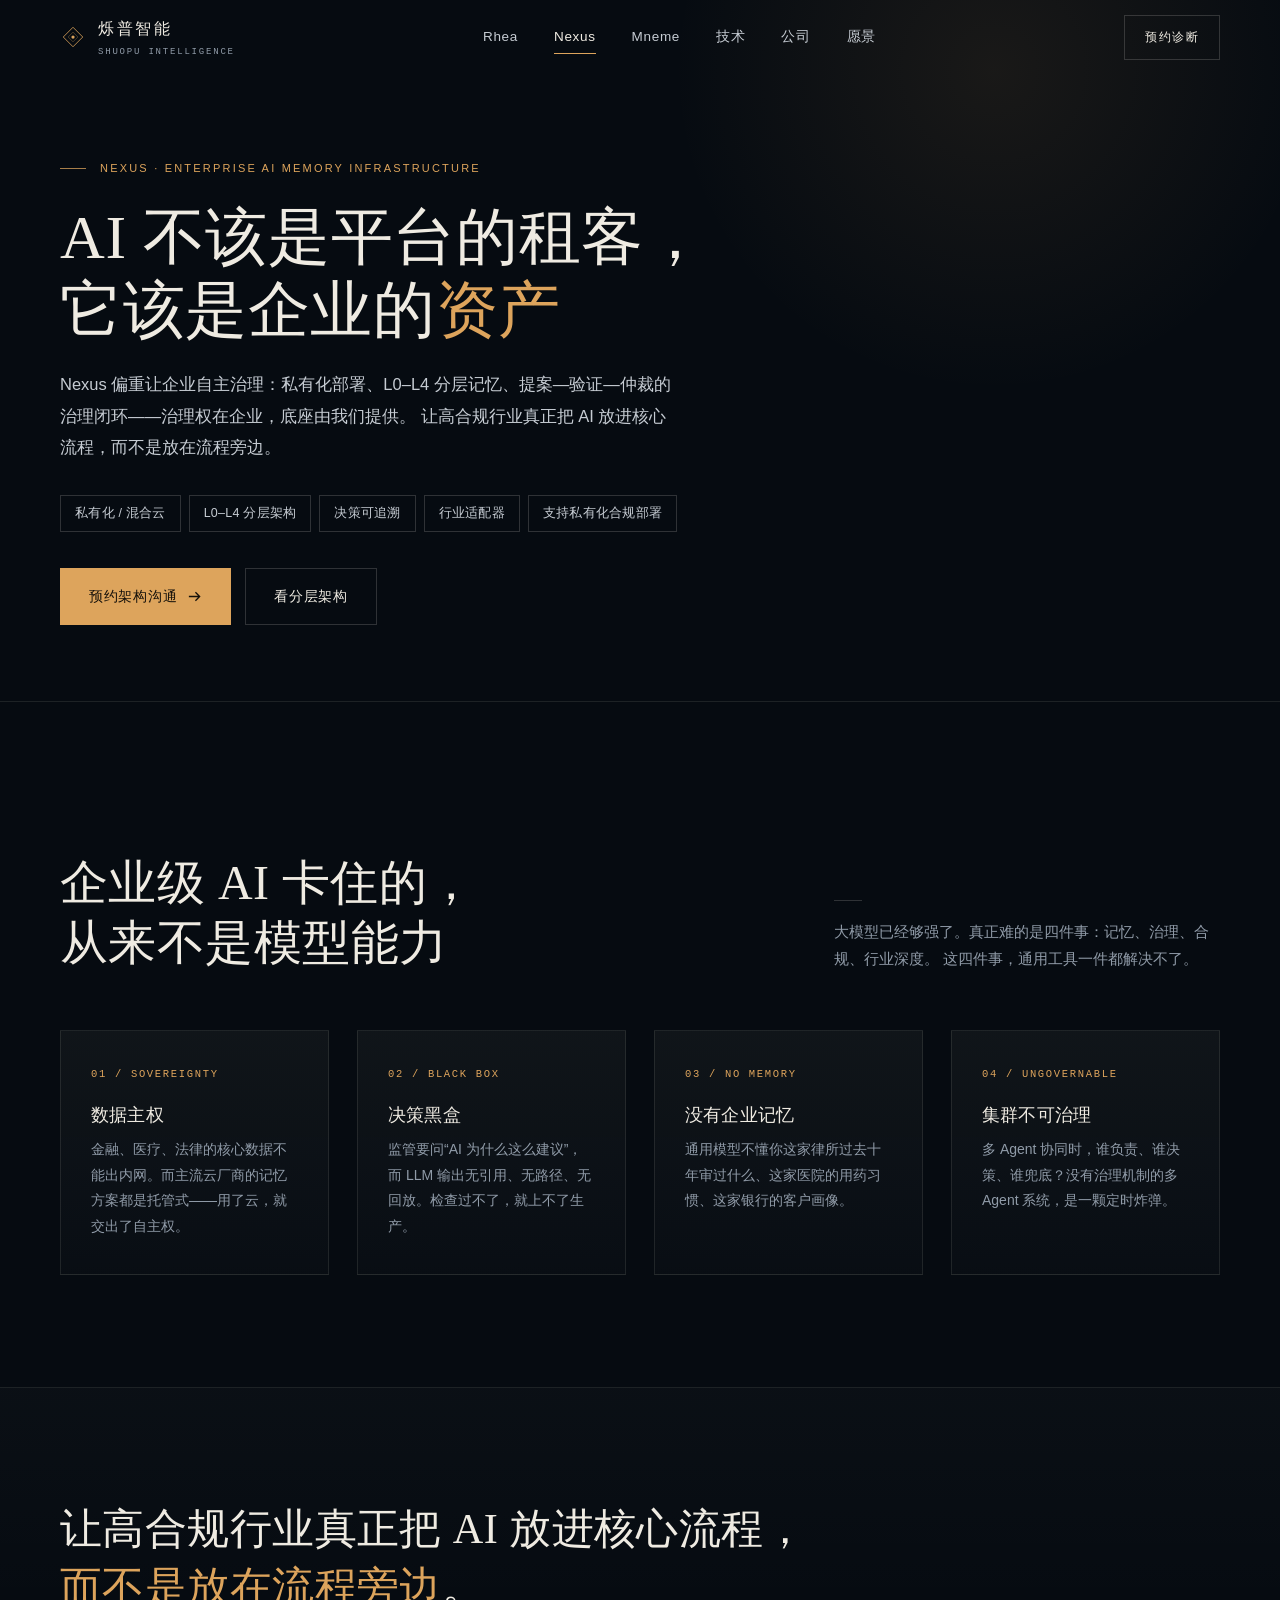
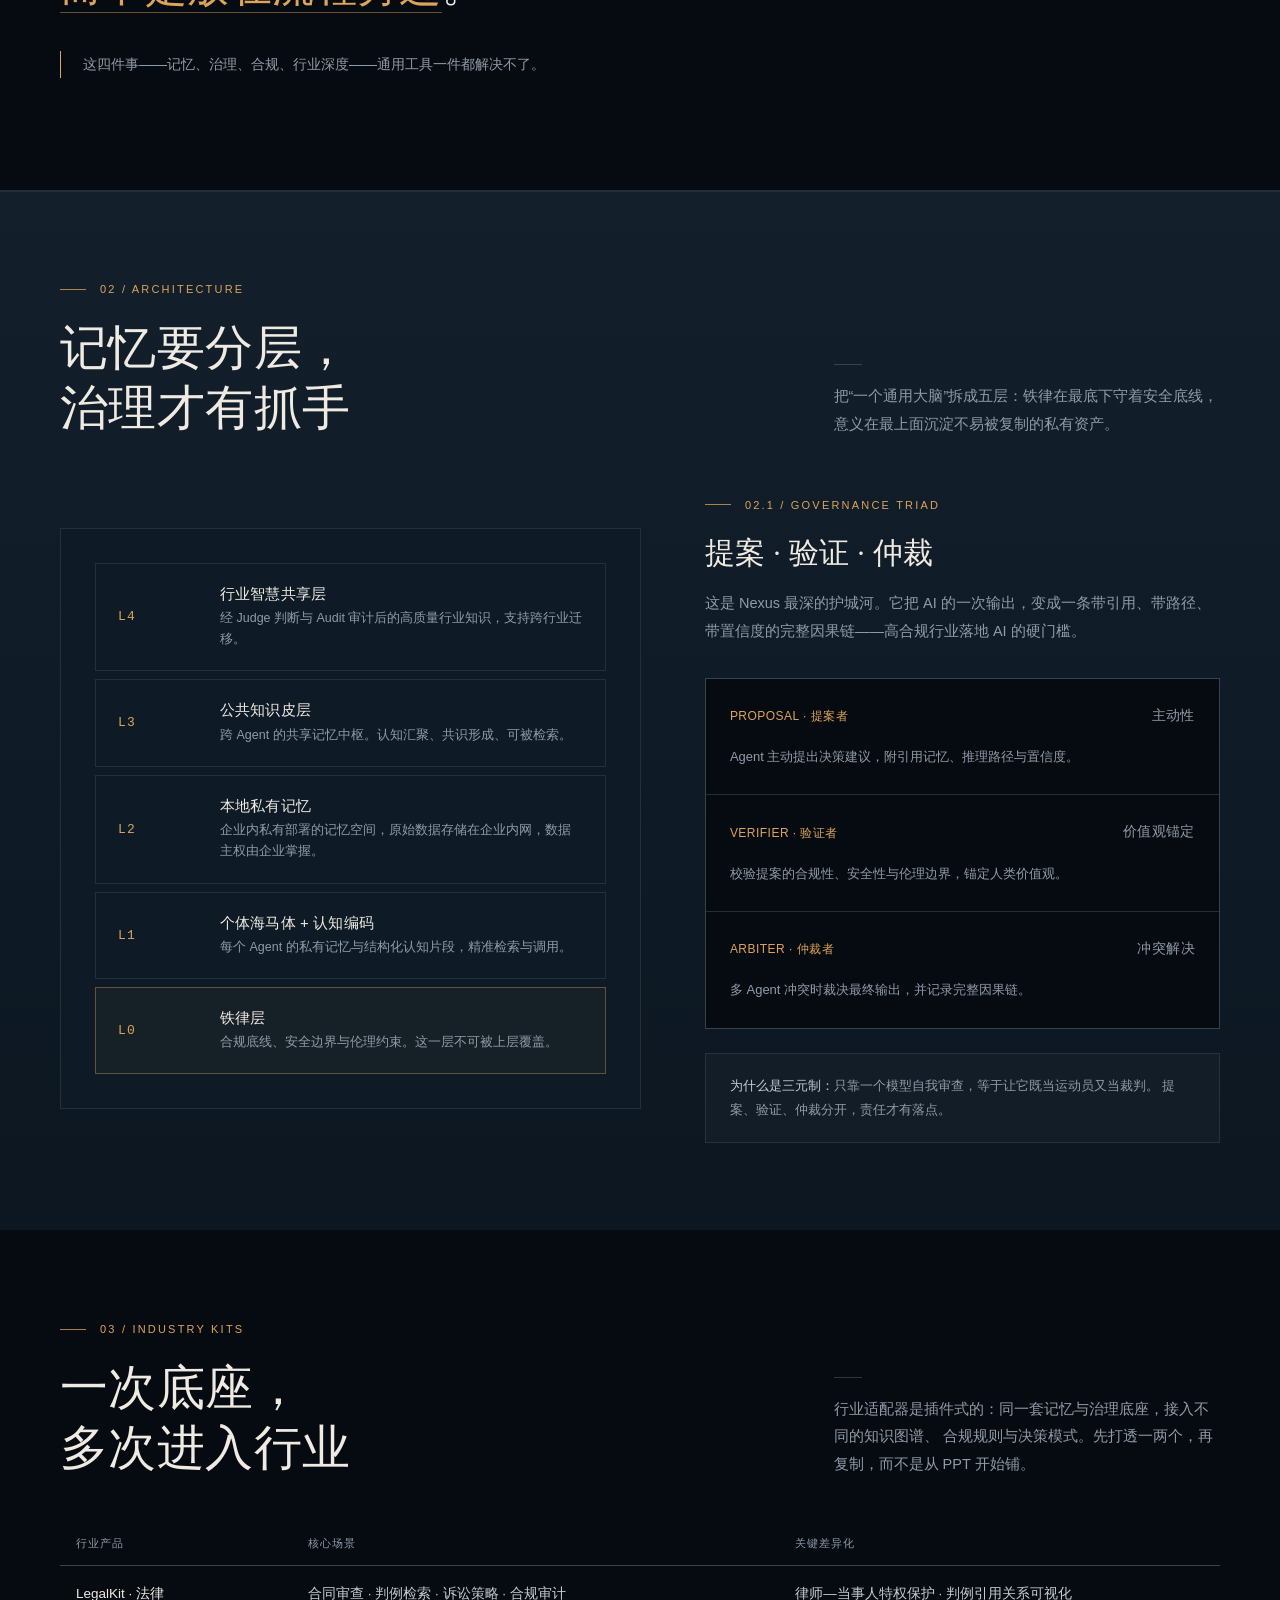
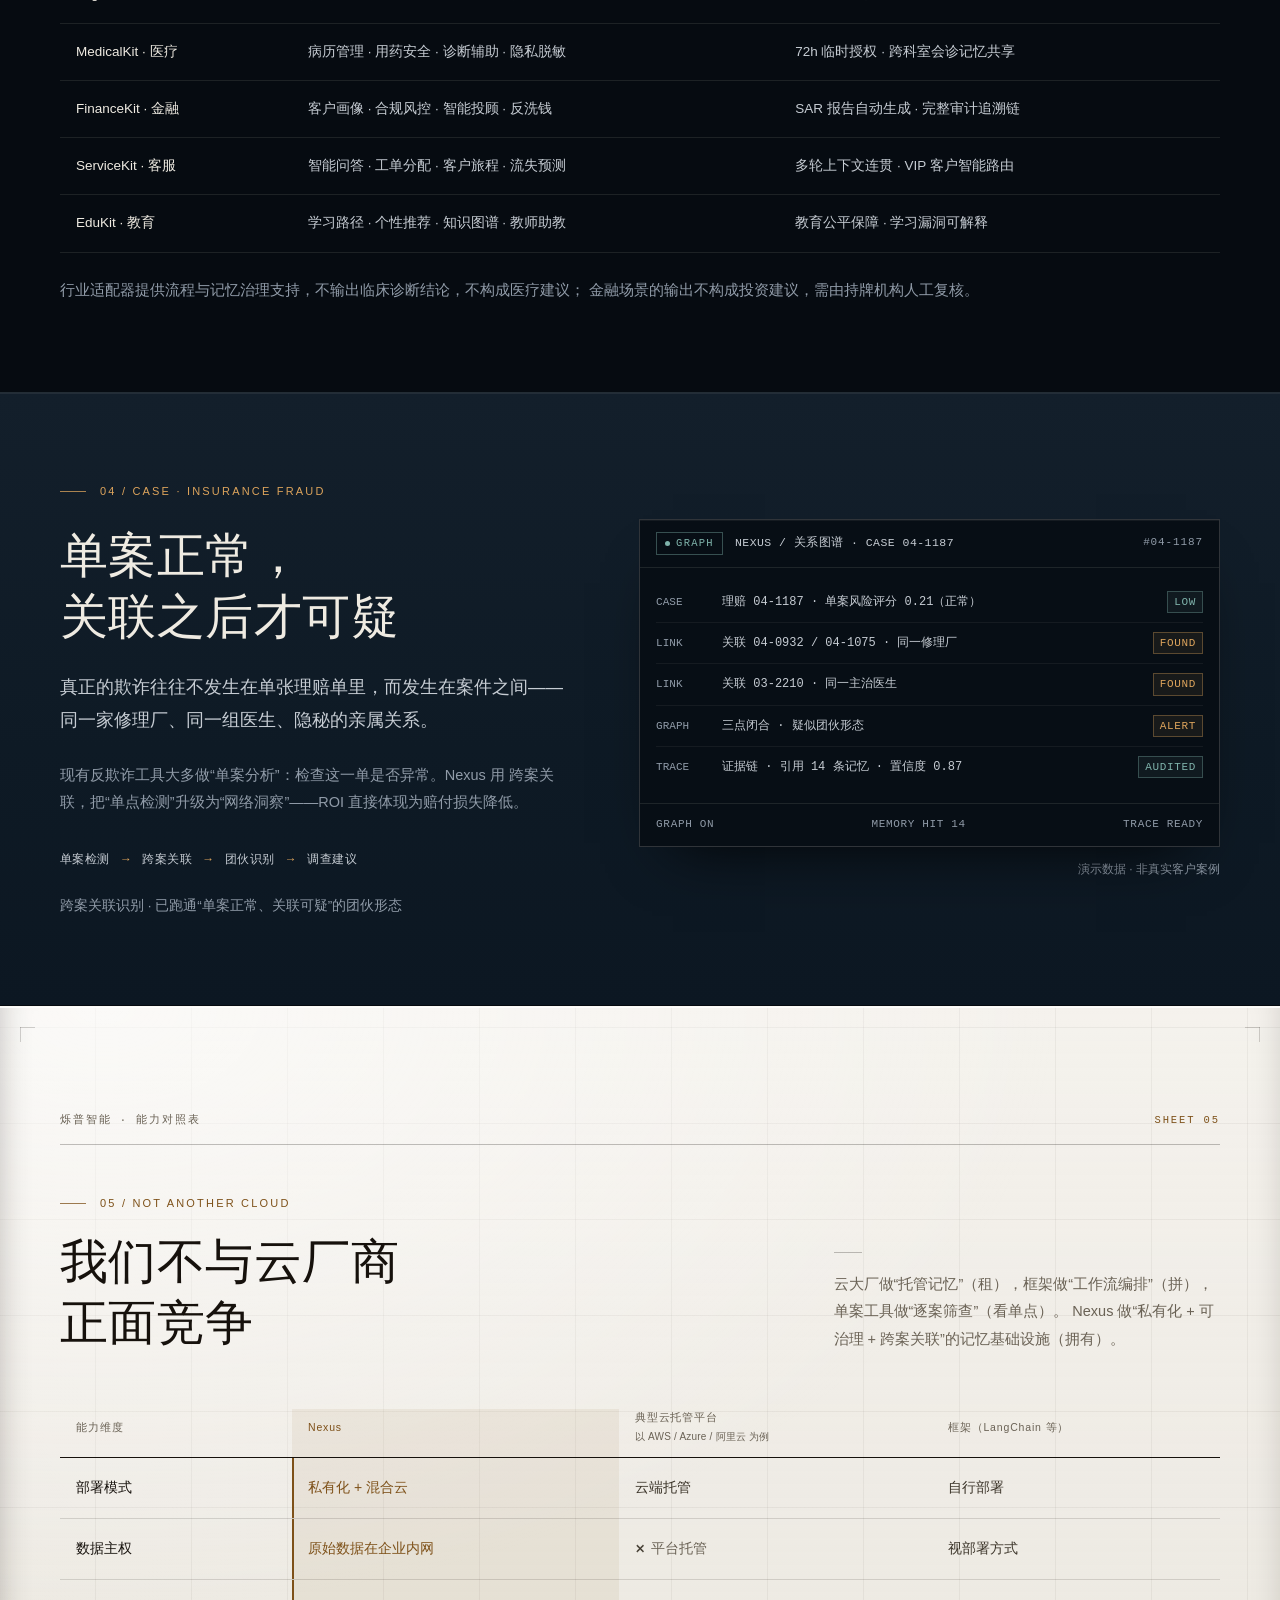
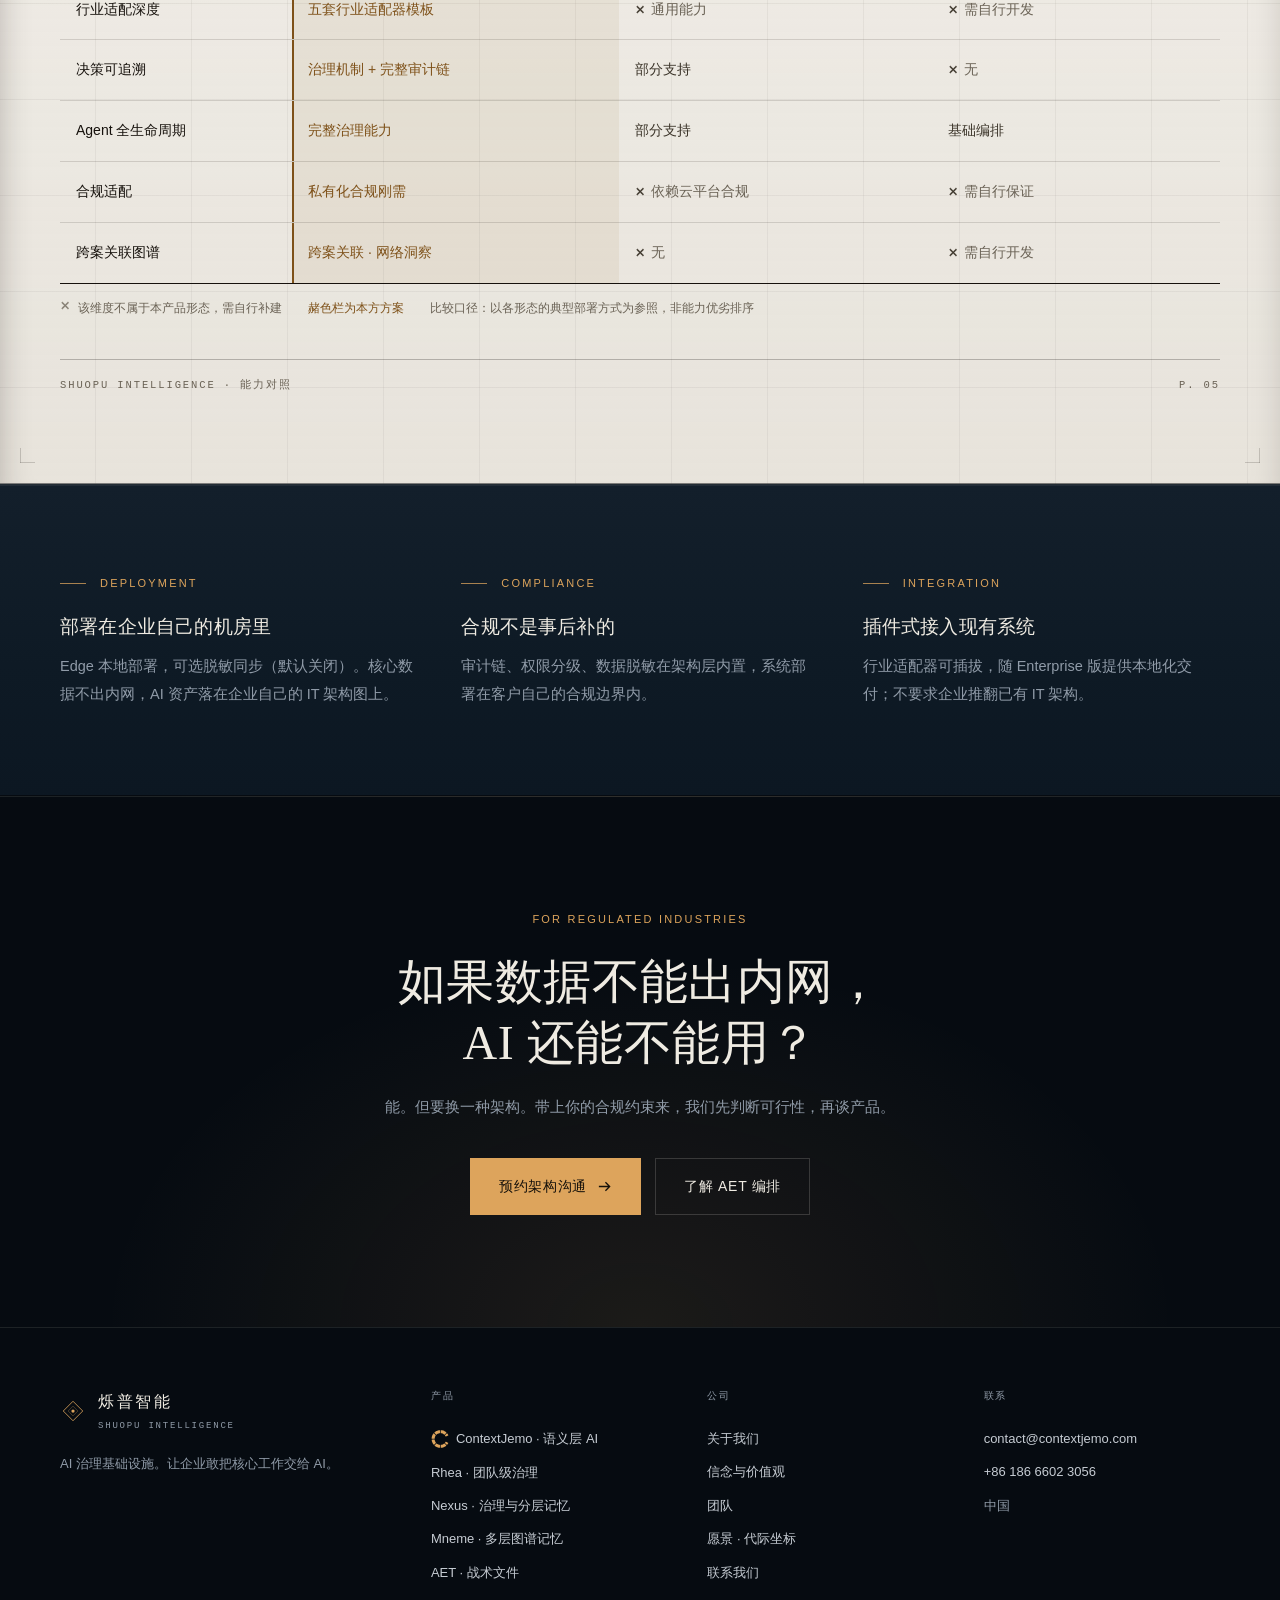
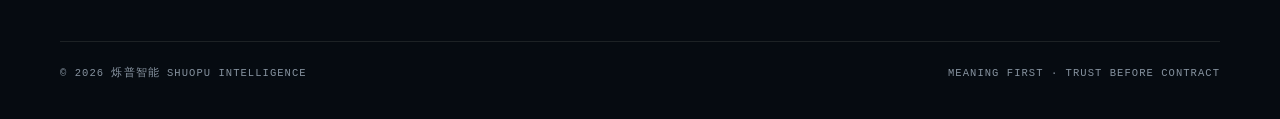
<file: nexus.html>
<!DOCTYPE html>
<html lang="zh-CN">
<head>
<meta charset="UTF-8">
<meta name="viewport" content="width=device-width, initial-scale=1.0">
<title>Nexus · 企业级 AI 治理与分层记忆 | 烁普智能</title>
<meta name="description" content="Nexus 帮企业自主治理自己的 Agent 与记忆：私有化部署、L0–L4 分层架构、提案—验证—仲裁治理闭环、五大行业适配器。让 AI 成为企业资产，而不是平台的租客。">
<meta name="theme-color" content="#060B11">
<link rel="stylesheet" href="assets/css/site.css">
<link rel="icon" href="data:image/svg+xml,%3Csvg xmlns='http://www.w3.org/2000/svg' viewBox='0 0 32 32'%3E%3Crect width='32' height='32' fill='%23060B11'/%3E%3Cpath d='M16 5 L27 16 L16 27 L5 16 Z' fill='none' stroke='%23DDA45C' stroke-width='1.2'/%3E%3Ccircle cx='16' cy='16' r='2.4' fill='%23DDA45C'/%3E%3C/svg%3E">
</head>
<body>

<a class="skip" href="#main">跳到主要内容</a>

<header class="nav">
  <div class="wrap">
    <a class="brand" href="index.html" aria-label="烁普智能首页">
      <svg viewBox="0 0 32 32" fill="none" aria-hidden="true">
        <path d="M16 4 L28 16 L16 28 L4 16 Z" stroke="#DDA45C" stroke-width="1"/>
        <path d="M16 10 L22 16 L16 22 L10 16 Z" stroke="#DDA45C" stroke-width="0.8" opacity="0.45"/>
        <circle cx="16" cy="16" r="2" fill="#DDA45C"/>
      </svg>
      <span class="brand-name">烁普智能<span>SHUOPU INTELLIGENCE</span></span>
    </a>
    <nav class="nav-links" id="navLinks">
      <a href="rhea.html">Rhea</a>
      <a href="nexus.html" class="active">Nexus</a>
      <a href="index.html#mneme">Mneme</a>
      <a href="index.html#technology">技术</a>
      <a href="about.html">公司</a>
      <a href="vision.html">愿景</a>
      <a class="nav-mobile-cta" href="about.html#contact">预约诊断 →</a>
    </nav>
    <a class="nav-cta" href="about.html#contact">预约诊断</a>
    <button class="burger" aria-label="菜单" aria-expanded="false"><span></span></button>
  </div>
</header>

<!-- HERO -->
<section class="phero">
  <div class="wrap">
    <div class="eyebrow rv">Nexus · Enterprise AI Memory Infrastructure</div>
    <h1 class="h-display rv rv-d1">AI 不该是平台的租客，<br>它该是企业的<span class="accent">资产</span></h1>
    <p class="rv rv-d2">
      Nexus 偏重让企业自主治理：私有化部署、L0–L4 分层记忆、提案—验证—仲裁的治理闭环——治理权在企业，底座由我们提供。
      让高合规行业真正把 AI 放进核心流程，而不是放在流程旁边。
    </p>
    <div class="chips rv rv-d3 mt-32">
      <span class="chip">私有化 / 混合云</span>
      <span class="chip">L0–L4 分层架构</span>
      <span class="chip">决策可追溯</span>
      <span class="chip">行业适配器</span>
      <span class="chip">支持私有化合规部署</span>
    </div>
    <div class="hero-actions rv rv-d3">
      <a class="btn btn--solid" href="about.html#contact">预约架构沟通
        <svg viewBox="0 0 16 16" fill="none" stroke="currentColor" stroke-width="1.4"><path d="M2 8h11M9 3.5 13.5 8 9 12.5"/></svg>
      </a>
      <a class="btn btn--ghost" href="#architecture">看分层架构</a>
    </div>
  </div>
</section>

<!-- 问题 -->
<section class="section section--xl">
  <div class="wrap">
    <div class="sec-head">
      <div>
        <div class="eyebrow rv">01 / Why It Fails</div>
        <h2 class="h1 rv rv-d1">企业级 AI 卡住的，<br>从来不是模型能力</h2>
      </div>
      <p class="rv rv-d2">
        大模型已经够强了。真正难的是四件事：记忆、治理、合规、行业深度。
        这四件事，通用工具一件都解决不了。
      </p>
    </div>

    <div class="grid g4">
      <div class="card rv">
        <span class="idx">01 / SOVEREIGNTY</span>
        <h3>数据主权</h3>
        <p>金融、医疗、法律的核心数据不能出内网。而主流云厂商的记忆方案都是托管式——用了云，就交出了自主权。</p>
      </div>
      <div class="card rv rv-d1">
        <span class="idx">02 / BLACK BOX</span>
        <h3>决策黑盒</h3>
        <p>监管要问“AI 为什么这么建议”，而 LLM 输出无引用、无路径、无回放。检查过不了，就上不了生产。</p>
      </div>
      <div class="card rv rv-d2">
        <span class="idx">03 / NO MEMORY</span>
        <h3>没有企业记忆</h3>
        <p>通用模型不懂你这家律所过去十年审过什么、这家医院的用药习惯、这家银行的客户画像。</p>
      </div>
      <div class="card rv rv-d3">
        <span class="idx">04 / UNGOVERNABLE</span>
        <h3>集群不可治理</h3>
        <p>多 Agent 协同时，谁负责、谁决策、谁兜底？没有治理机制的多 Agent 系统，是一颗定时炸弹。</p>
      </div>
    </div>
  </div>
</section>

<main id="main" tabindex="-1">

<!-- 全宽陈述段 · 落点 -->
<section class="lede">
  <div class="wrap">
    <p class="statement statement--long rv">让高合规行业真正把 AI 放进核心流程，<br><span class="accent">而不是放在流程旁边</span>。</p>
    <p class="lede-note rv rv-d1">
      这四件事——记忆、治理、合规、行业深度——通用工具一件都解决不了。
    </p>
  </div>
</section>

<!-- 架构 -->
<section class="section bg-2 section--line" id="architecture">
  <div class="wrap">
    <div class="sec-head">
      <div>
        <div class="eyebrow rv">02 / Architecture</div>
        <h2 class="h1 rv rv-d1">记忆要分层，<br>治理才有抓手</h2>
      </div>
      <p class="rv rv-d2">
        把“一个通用大脑”拆成五层：铁律在最底下守着安全底线，
        意义在最上面沉淀不易被复制的私有资产。
      </p>
    </div>

    <div class="split split--rev">
      <div class="arch rv">
        <div class="layer">
          <span class="lv">L4</span>
          <div><h4>行业智慧共享层</h4><p>经 Judge 判断与 Audit 审计后的高质量行业知识，支持跨行业迁移。</p></div>
        </div>
        <div class="layer">
          <span class="lv">L3</span>
          <div><h4>公共知识皮层</h4><p>跨 Agent 的共享记忆中枢。认知汇聚、共识形成、可被检索。</p></div>
        </div>
        <div class="layer">
          <span class="lv">L2</span>
          <div><h4>本地私有记忆</h4><p>企业内私有部署的记忆空间，原始数据存储在企业内网，数据主权由企业掌握。</p></div>
        </div>
        <div class="layer">
          <span class="lv">L1</span>
          <div><h4>个体海马体 + 认知编码</h4><p>每个 Agent 的私有记忆与结构化认知片段，精准检索与调用。</p></div>
        </div>
        <div class="layer layer--key">
          <span class="lv">L0</span>
          <div><h4>铁律层</h4><p>合规底线、安全边界与伦理约束。这一层不可被上层覆盖。</p></div>
        </div>
      </div>

      <div>
        <div class="eyebrow rv">02.1 / Governance Triad</div>
        <h3 class="h2 h2-sm rv rv-d1" style="margin:18px 0 18px">提案 · 验证 · 仲裁</h3>
        <p class="body-sm rv rv-d2">
          这是 Nexus 最深的护城河。它把 AI 的一次输出，变成一条带引用、带路径、
          带置信度的完整因果链——高合规行业落地 AI 的硬门槛。
        </p>
        <div class="mgrid mgrid--col mt-32">
          <div class="mcell rv">
            <div class="flowline triad-head"><span class="accent">PROPOSAL · 提案者</span><span class="small mono">主动性</span></div>
            <p class="small mt-16">Agent 主动提出决策建议，附引用记忆、推理路径与置信度。</p>
          </div>
          <div class="mcell rv rv-d1">
            <div class="flowline triad-head"><span class="accent">VERIFIER · 验证者</span><span class="small mono">价值观锚定</span></div>
            <p class="small mt-16">校验提案的合规性、安全性与伦理边界，锚定人类价值观。</p>
          </div>
          <div class="mcell rv rv-d2">
            <div class="flowline triad-head"><span class="accent">ARBITER · 仲裁者</span><span class="small mono">冲突解决</span></div>
            <p class="small mt-16">多 Agent 冲突时裁决最终输出，并记录完整因果链。</p>
          </div>
        </div>
        <div class="note mt-24">
          <strong>为什么是三元制：</strong>只靠一个模型自我审查，等于让它既当运动员又当裁判。
          提案、验证、仲裁分开，责任才有落点。
        </div>
      </div>
    </div>
  </div>
</section>

<!-- 行业矩阵 -->
<section class="section">
  <div class="wrap">
    <div class="sec-head">
      <div>
        <div class="eyebrow rv">03 / Industry Kits</div>
        <h2 class="h1 rv rv-d1">一次底座，<br>多次进入行业</h2>
      </div>
      <p class="rv rv-d2">
        行业适配器是插件式的：同一套记忆与治理底座，接入不同的知识图谱、
        合规规则与决策模式。先打透一两个，再复制，而不是从 PPT 开始铺。
      </p>
    </div>

    <div class="tbl-wrap rv">
      <table class="tbl tbl--wide">
        <caption class="sr-only">五个行业适配器（法律、医疗、金融、客服、教育）的核心场景与关键差异化。</caption>
        <thead>
          <tr>
            <th scope="col" style="width:20%">行业产品</th>
            <th scope="col" style="width:42%">核心场景</th>
            <th scope="col">关键差异化</th>
          </tr>
        </thead>
        <tbody>
          <tr><td>LegalKit · 法律</td><td>合同审查 · 判例检索 · 诉讼策略 · 合规审计</td><td>律师—当事人特权保护 · 判例引用关系可视化</td></tr>
          <tr><td>MedicalKit · 医疗</td><td>病历管理 · 用药安全 · 诊断辅助 · 隐私脱敏</td><td>72h 临时授权 · 跨科室会诊记忆共享</td></tr>
          <tr><td>FinanceKit · 金融</td><td>客户画像 · 合规风控 · 智能投顾 · 反洗钱</td><td>SAR 报告自动生成 · 完整审计追溯链</td></tr>
          <tr><td>ServiceKit · 客服</td><td>智能问答 · 工单分配 · 客户旅程 · 流失预测</td><td>多轮上下文连贯 · VIP 客户智能路由</td></tr>
          <tr><td>EduKit · 教育</td><td>学习路径 · 个性推荐 · 知识图谱 · 教师助教</td><td>教育公平保障 · 学习漏洞可解释</td></tr>
        </tbody>
      </table>
    </div>
    <p class="body-sm mt-24">
      行业适配器提供流程与记忆治理支持，不输出临床诊断结论，不构成医疗建议；
      金融场景的输出不构成投资建议，需由持牌机构人工复核。
    </p>
  </div>
</section>

<!-- 案例 -->
<section class="section bg-2 section--line">
  <div class="wrap">
    <div class="split">
      <div>
        <div class="eyebrow rv">04 / Case · Insurance Fraud</div>
        <h2 class="h1 rv rv-d1 mt-24" style="margin-bottom:24px">单案正常，<br>关联之后才可疑</h2>
        <p class="lead rv rv-d2">
          真正的欺诈往往不发生在单张理赔单里，而发生在案件之间——
          同一家修理厂、同一组医生、隐秘的亲属关系。
        </p>
        <p class="body-sm rv mt-24">
          现有反欺诈工具大多做“单案分析”：检查这一单是否异常。Nexus 用
          跨案关联，把“单点检测”升级为“网络洞察”——ROI 直接体现为赔付损失降低。
        </p>
        <div class="flowline rv mt-32">
          <span>单案检测</span><i>→</i><span>跨案关联</span><i>→</i><span>团伙识别</span><i>→</i><span>调查建议</span>
        </div>
        <p class="small rv mt-24">
          跨案关联识别 · 已跑通“单案正常、关联可疑”的团伙形态
        </p>
      </div>
      <div class="rv rv-d2">
        <div class="console console--graph">
          <div class="console-bar">
            <span class="cpill"><i></i>GRAPH</span>
            <span class="cbar-t">NEXUS / 关系图谱 · CASE 04-1187</span>
            <span class="cbar-x">#04-1187</span>
          </div>
          <div class="console-body">
            <div class="console-main">
              <div class="tl-row"><span class="t">CASE</span><span class="d">理赔 04-1187 · 单案风险评分 0.21（正常）</span><span class="s ok">LOW</span></div>
              <div class="tl-row"><span class="t">LINK</span><span class="d">关联 04-0932 / 04-1075 · 同一修理厂</span><span class="s gate">FOUND</span></div>
              <div class="tl-row"><span class="t">LINK</span><span class="d">关联 03-2210 · 同一主治医生</span><span class="s gate">FOUND</span></div>
              <div class="tl-row"><span class="t">GRAPH</span><span class="d">三点闭合 · 疑似团伙形态</span><span class="s gate">ALERT</span></div>
              <div class="tl-row" style="border-bottom:0"><span class="t">TRACE</span><span class="d">证据链 · 引用 14 条记忆 · 置信度 0.87</span><span class="s ok">AUDITED</span></div>
            </div>
          </div>
          <div class="console-foot"><span>GRAPH ON</span><span>MEMORY HIT 14</span><span>TRACE READY</span></div>
        </div>
        <p class="console-cap">演示数据 · 非真实客户案例</p>
      </div>
    </div>
  </div>
</section>

<!-- 对比 · 纸面段（本页唯一的反相页）-->
<section class="section sheet" id="compare">
  <div class="wrap">
    <div class="sheet-head">
      <span>烁普智能 · 能力对照表</span>
      <span class="sl">SHEET 05</span>
    </div>

    <div class="sec-head">
      <div>
        <div class="eyebrow rv">05 / Not Another Cloud</div>
        <h2 class="h1 rv rv-d1">我们不与云厂商<br>正面竞争</h2>
      </div>
      <p class="rv rv-d2">
        云大厂做“托管记忆”（租），框架做“工作流编排”（拼），单案工具做“逐案筛查”（看单点）。
        Nexus 做“私有化 + 可治理 + 跨案关联”的记忆基础设施（拥有）。
      </p>
    </div>

    <div class="tbl-wrap rv">
      <table class="tbl tbl--wide tbl--hi-2">
        <caption class="sr-only">Nexus 与云厂商、开源框架在部署模式、数据主权、行业适配深度、决策可追溯、Agent 全生命周期、合规适配、跨案关联图谱七个维度的对比。带 ✕ 的格子表示该维度不具备或需自行补建。</caption>
        <thead>
          <tr>
            <th scope="col" style="width:20%">能力维度</th>
            <th scope="col">Nexus</th>
            <th scope="col">典型云托管平台<br><span class="ts-note">以 AWS / Azure / 阿里云 为例</span></th>
            <th scope="col">框架（LangChain 等）</th>
          </tr>
        </thead>
        <tbody>
          <tr><td>部署模式</td><td class="yes">私有化 + 混合云</td><td>云端托管</td><td>自行部署</td></tr>
          <tr><td>数据主权</td><td class="yes">原始数据在企业内网</td><td class="no"><span class="sr-only">不具备：</span><i class="mk" aria-hidden="true">✕</i>平台托管</td><td>视部署方式</td></tr>
          <tr><td>行业适配深度</td><td class="yes">五套行业适配器模板</td><td class="no"><span class="sr-only">不具备：</span><i class="mk" aria-hidden="true">✕</i>通用能力</td><td class="no"><span class="sr-only">不具备：</span><i class="mk" aria-hidden="true">✕</i>需自行开发</td></tr>
          <tr><td>决策可追溯</td><td class="yes">治理机制 + 完整审计链</td><td>部分支持</td><td class="no"><span class="sr-only">不具备：</span><i class="mk" aria-hidden="true">✕</i>无</td></tr>
          <tr><td>Agent 全生命周期</td><td class="yes">完整治理能力</td><td>部分支持</td><td>基础编排</td></tr>
          <tr><td>合规适配</td><td class="yes">私有化合规刚需</td><td class="no"><span class="sr-only">不具备：</span><i class="mk" aria-hidden="true">✕</i>依赖云平台合规</td><td class="no"><span class="sr-only">不具备：</span><i class="mk" aria-hidden="true">✕</i>需自行保证</td></tr>
          <tr><td>跨案关联图谱</td><td class="yes">跨案关联 · 网络洞察</td><td class="no"><span class="sr-only">不具备：</span><i class="mk" aria-hidden="true">✕</i>无</td><td class="no"><span class="sr-only">不具备：</span><i class="mk" aria-hidden="true">✕</i>需自行开发</td></tr>
        </tbody>
      </table>
    </div>
    <div class="tbl-legend rv">
      <span><i class="mk" aria-hidden="true">✕</i>该维度不属于本产品形态，需自行补建</span>
      <span class="yes">赭色栏为本方方案</span>
      <span>比较口径：以各形态的典型部署方式为参照，非能力优劣排序</span>
    </div>

    <div class="folio">
      <span>SHUOPU INTELLIGENCE · 能力对照</span>
      <span>P. 05</span>
    </div>
  </div>
</section>

<!-- 部署 -->
<section class="section bg-2 section--line">
  <div class="wrap">
    <div class="grid g3" style="gap:44px">
      <div class="rv">
        <div class="eyebrow">Deployment</div>
        <h3 class="h3" style="margin:18px 0 12px">部署在企业自己的机房里</h3>
        <p class="body-sm">Edge 本地部署，可选脱敏同步（默认关闭）。核心数据不出内网，AI 资产落在企业自己的 IT 架构图上。</p>
      </div>
      <div class="rv rv-d1">
        <div class="eyebrow">Compliance</div>
        <h3 class="h3" style="margin:18px 0 12px">合规不是事后补的</h3>
        <p class="body-sm">审计链、权限分级、数据脱敏在架构层内置，系统部署在客户自己的合规边界内。</p>
      </div>
      <div class="rv rv-d2">
        <div class="eyebrow">Integration</div>
        <h3 class="h3" style="margin:18px 0 12px">插件式接入现有系统</h3>
        <p class="body-sm">行业适配器可插拔，随 Enterprise 版提供本地化交付；不要求企业推翻已有 IT 架构。</p>
      </div>
    </div>
  </div>
</section>

<!-- CTA -->
<section class="cta">
  <div class="wrap">
    <div class="eyebrow eyebrow--plain eyebrow--c rv">For Regulated Industries</div>
    <h2 class="h1 rv rv-d1">如果数据不能出内网，<br>AI 还能不能用？</h2>
    <p class="rv rv-d2">能。但要换一种架构。带上你的合规约束来，我们先判断可行性，再谈产品。</p>
    <div class="cta-actions rv rv-d3">
      <a class="btn btn--solid" href="mailto:contact@contextjemo.com">预约架构沟通
        <svg viewBox="0 0 16 16" fill="none" stroke="currentColor" stroke-width="1.4"><path d="M2 8h11M9 3.5 13.5 8 9 12.5"/></svg>
      </a>
      <a class="btn btn--ghost" href="index.html#technology">了解 AET 编排</a>
    </div>
  </div>
</section>

</main>

<footer class="footer">
  <div class="wrap">
    <div class="foot-top">
      <div class="foot-brand">
        <a class="brand" href="index.html">
          <svg viewBox="0 0 32 32" fill="none" aria-hidden="true">
            <path d="M16 4 L28 16 L16 28 L4 16 Z" stroke="#DDA45C" stroke-width="1"/>
            <path d="M16 10 L22 16 L16 22 L10 16 Z" stroke="#DDA45C" stroke-width="0.8" opacity="0.45"/>
            <circle cx="16" cy="16" r="2" fill="#DDA45C"/>
          </svg>
          <span class="brand-name">烁普智能<span>SHUOPU INTELLIGENCE</span></span>
        </a>
        <p>AI 治理基础设施。让企业敢把核心工作交给 AI。</p>
      </div>
      <div class="foot-col">
        <h5>产品</h5>
        <a class="cj-link" href="https://contextjemo.com/"><img class="cj-mark cj-mark--sm" src="assets/logo/cj-mark.svg" alt="">ContextJemo · 语义层 AI</a>
        <a href="rhea.html">Rhea · 团队级治理</a>
        <a href="nexus.html">Nexus · 治理与分层记忆</a>
        <a href="index.html#mneme">Mneme · 多层图谱记忆</a>
        <a href="index.html#technology">AET · 战术文件</a>
      </div>
      <div class="foot-col">
        <h5>公司</h5>
        <a href="about.html">关于我们</a>
        <a href="about.html#belief">信念与价值观</a>
        <a href="index.html#team">团队</a>
        <a href="vision.html">愿景 · 代际坐标</a>
        <a href="about.html#contact">联系我们</a>
      </div>
      <div class="foot-col">
        <h5>联系</h5>
        <a href="mailto:contact@contextjemo.com">contact@contextjemo.com</a>
        <a href="tel:18666023056">+86 186 6602 3056</a>
        <span style="color:var(--muted)">中国</span>
      </div>
    </div>
    <div class="foot-bot">
      <span>© 2026 烁普智能 SHUOPU INTELLIGENCE</span>
      <span>MEANING FIRST · TRUST BEFORE CONTRACT</span>
    </div>
  </div>
</footer>

<script src="assets/js/site.js"></script>
</body>
</html>
</file>
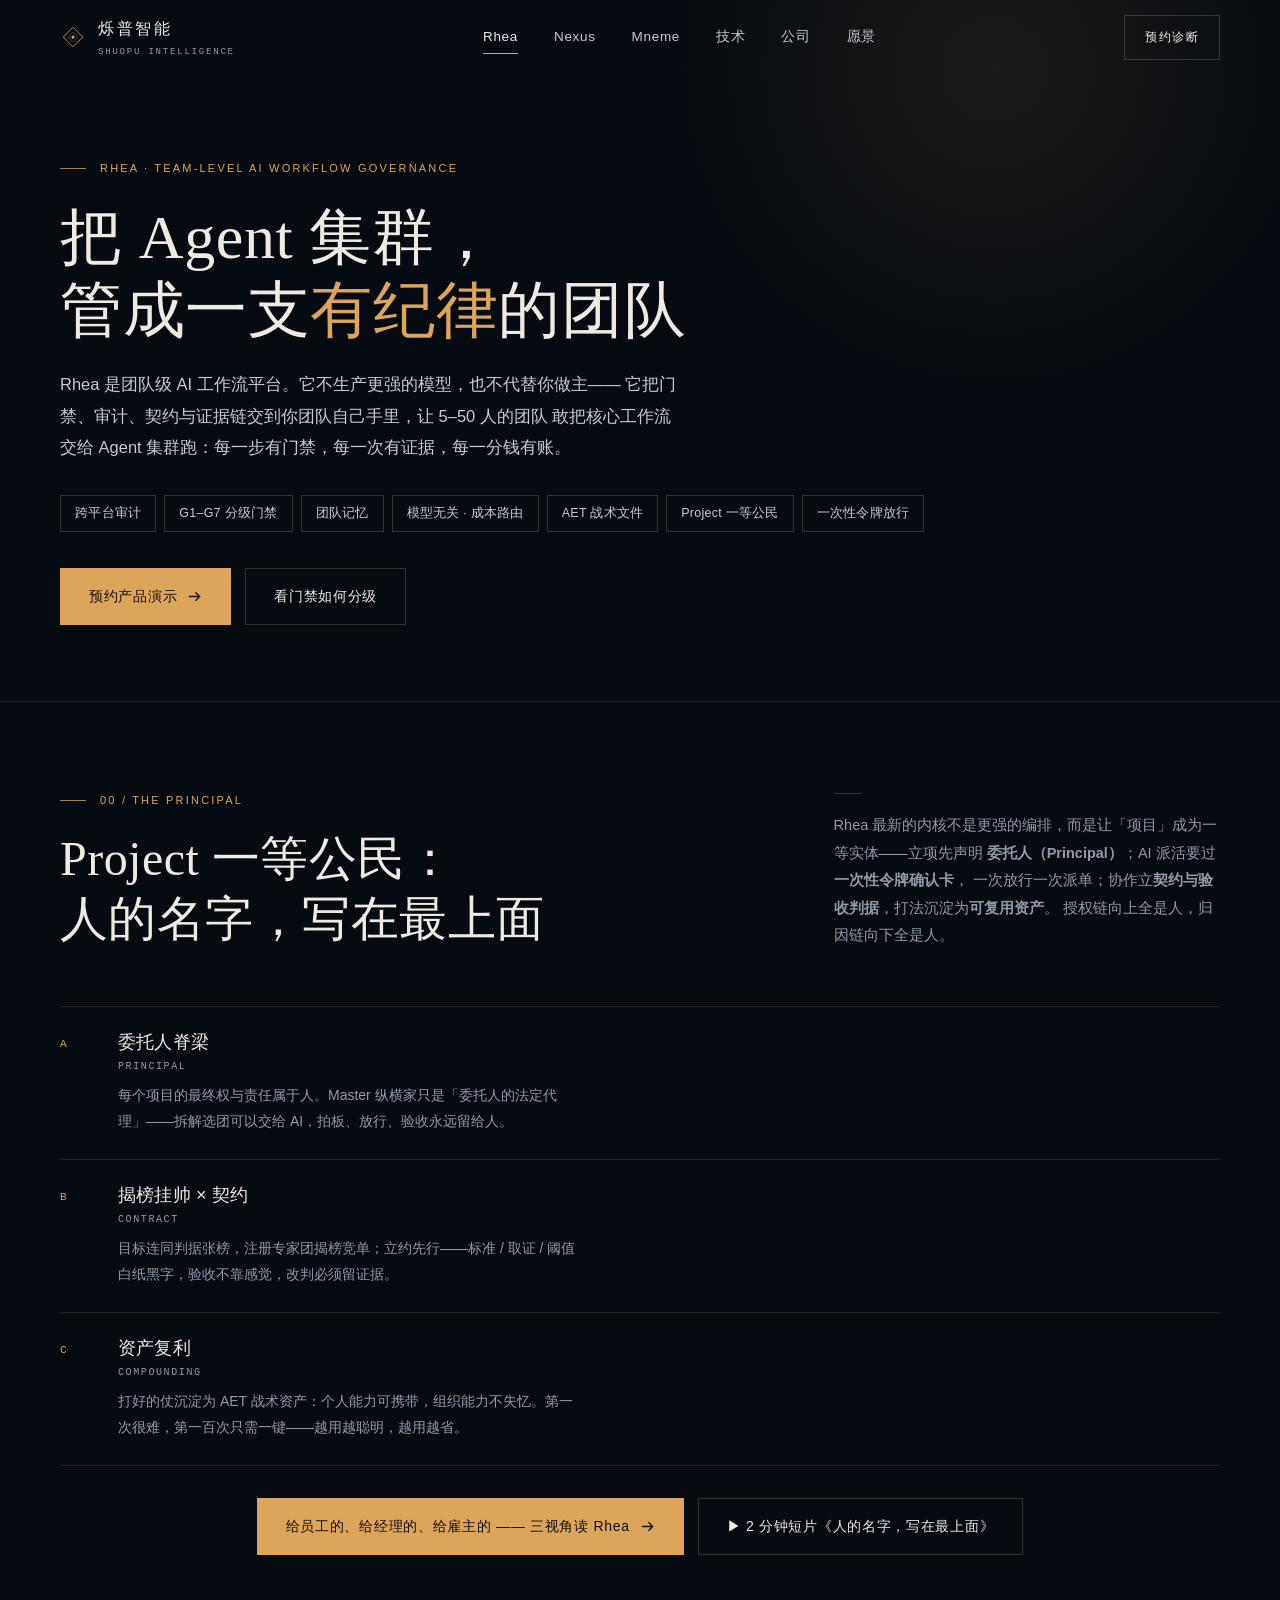
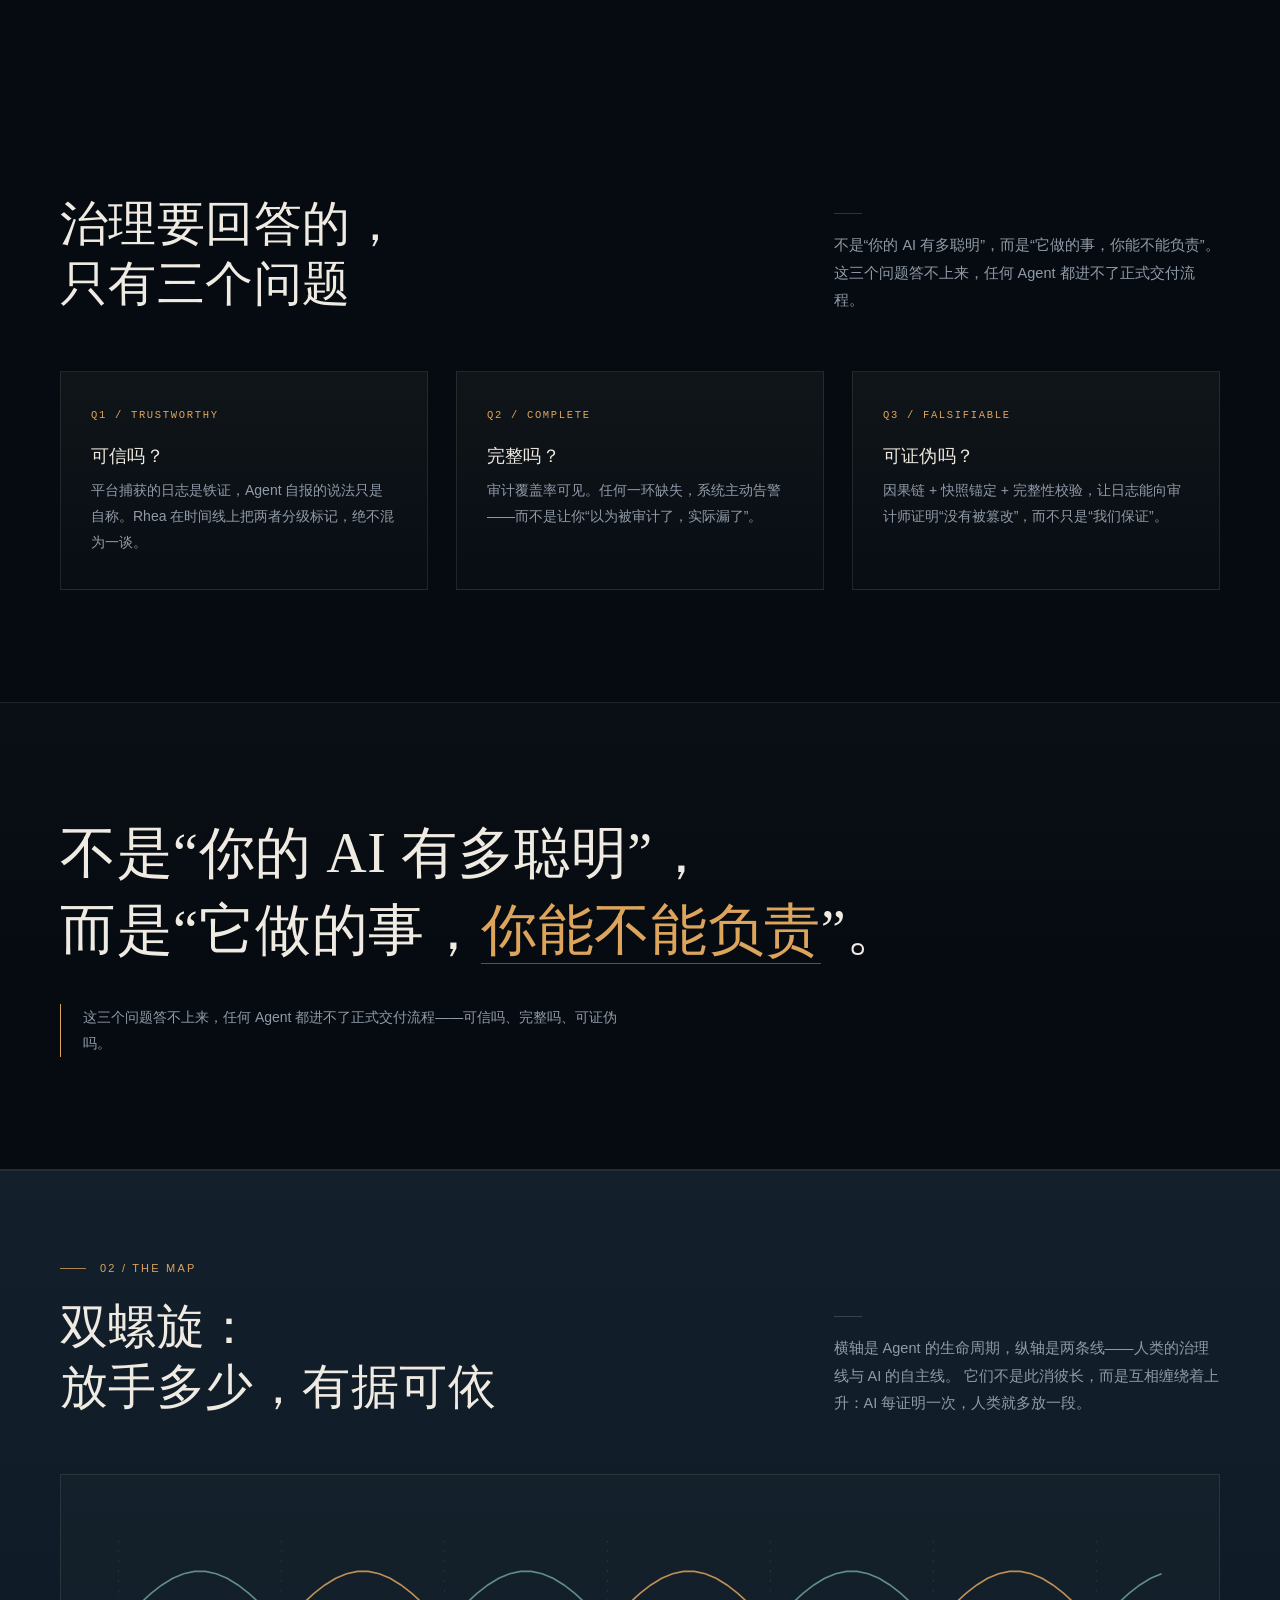
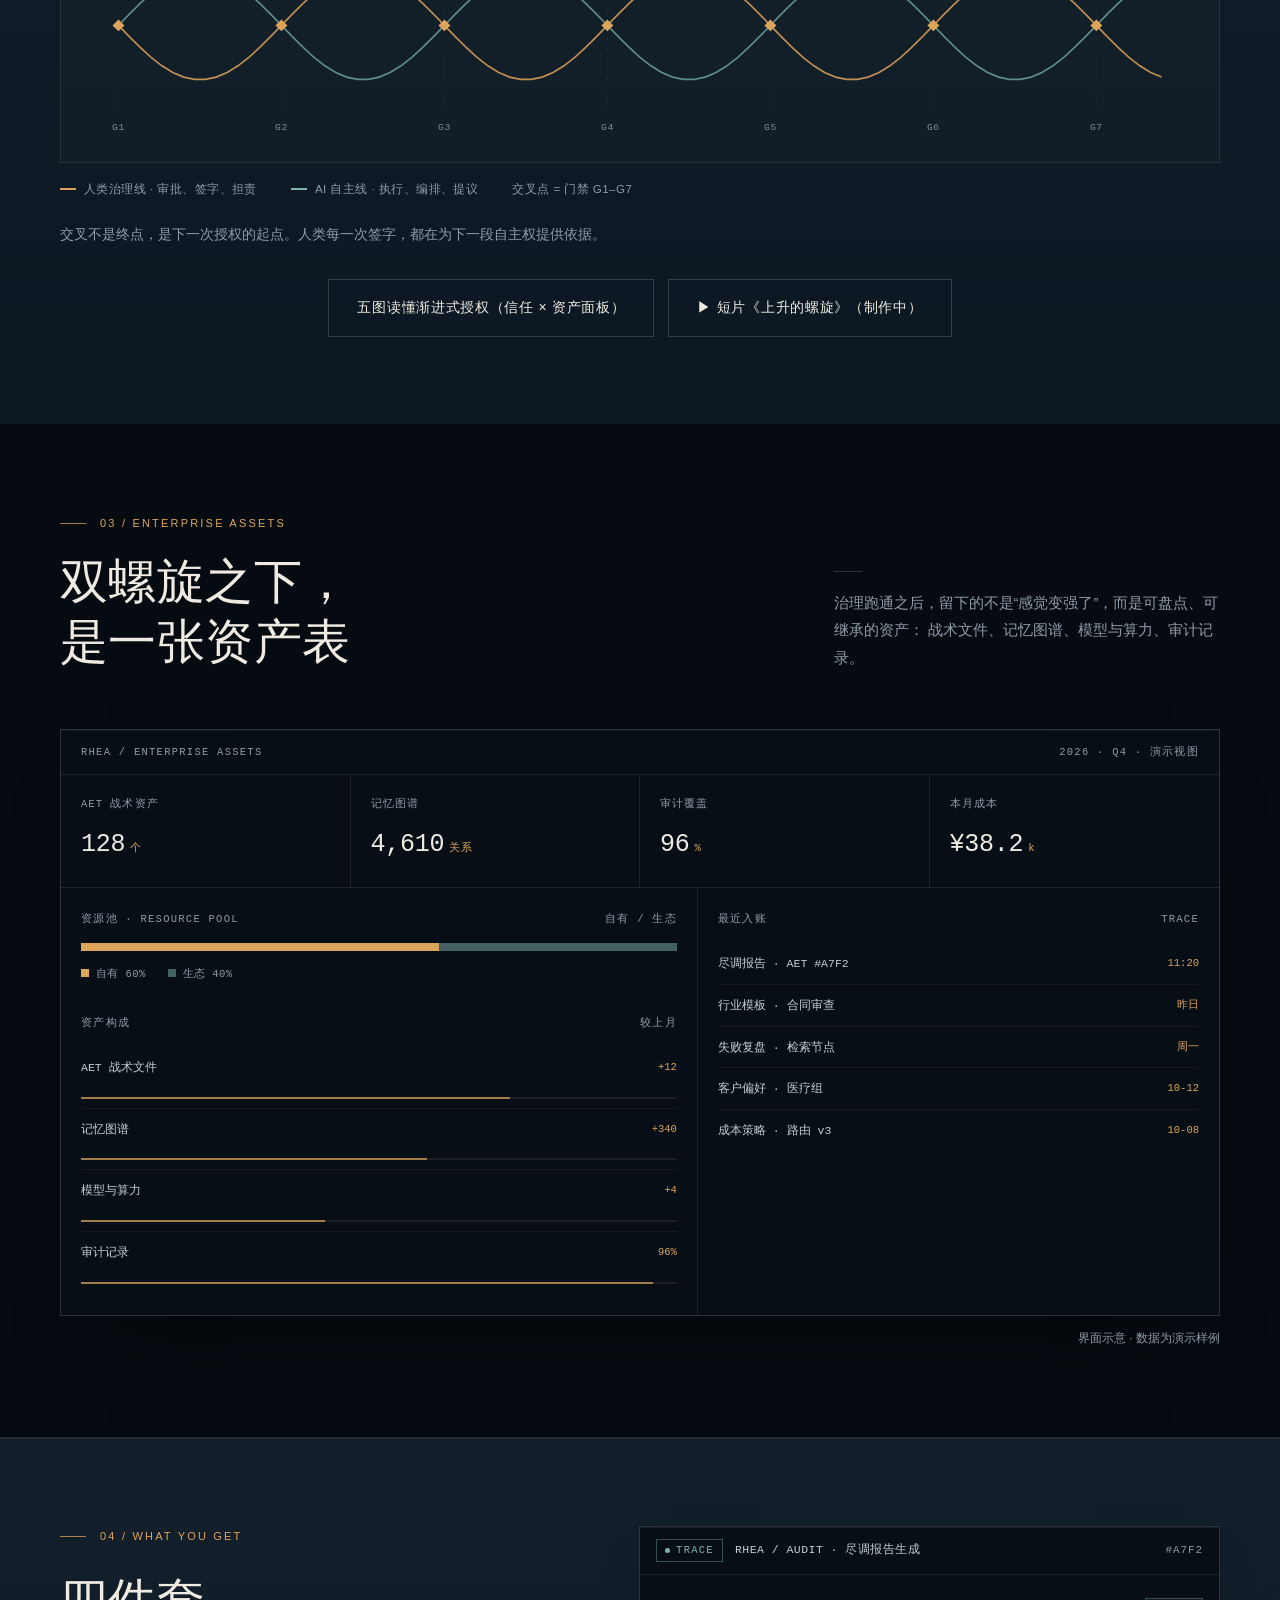
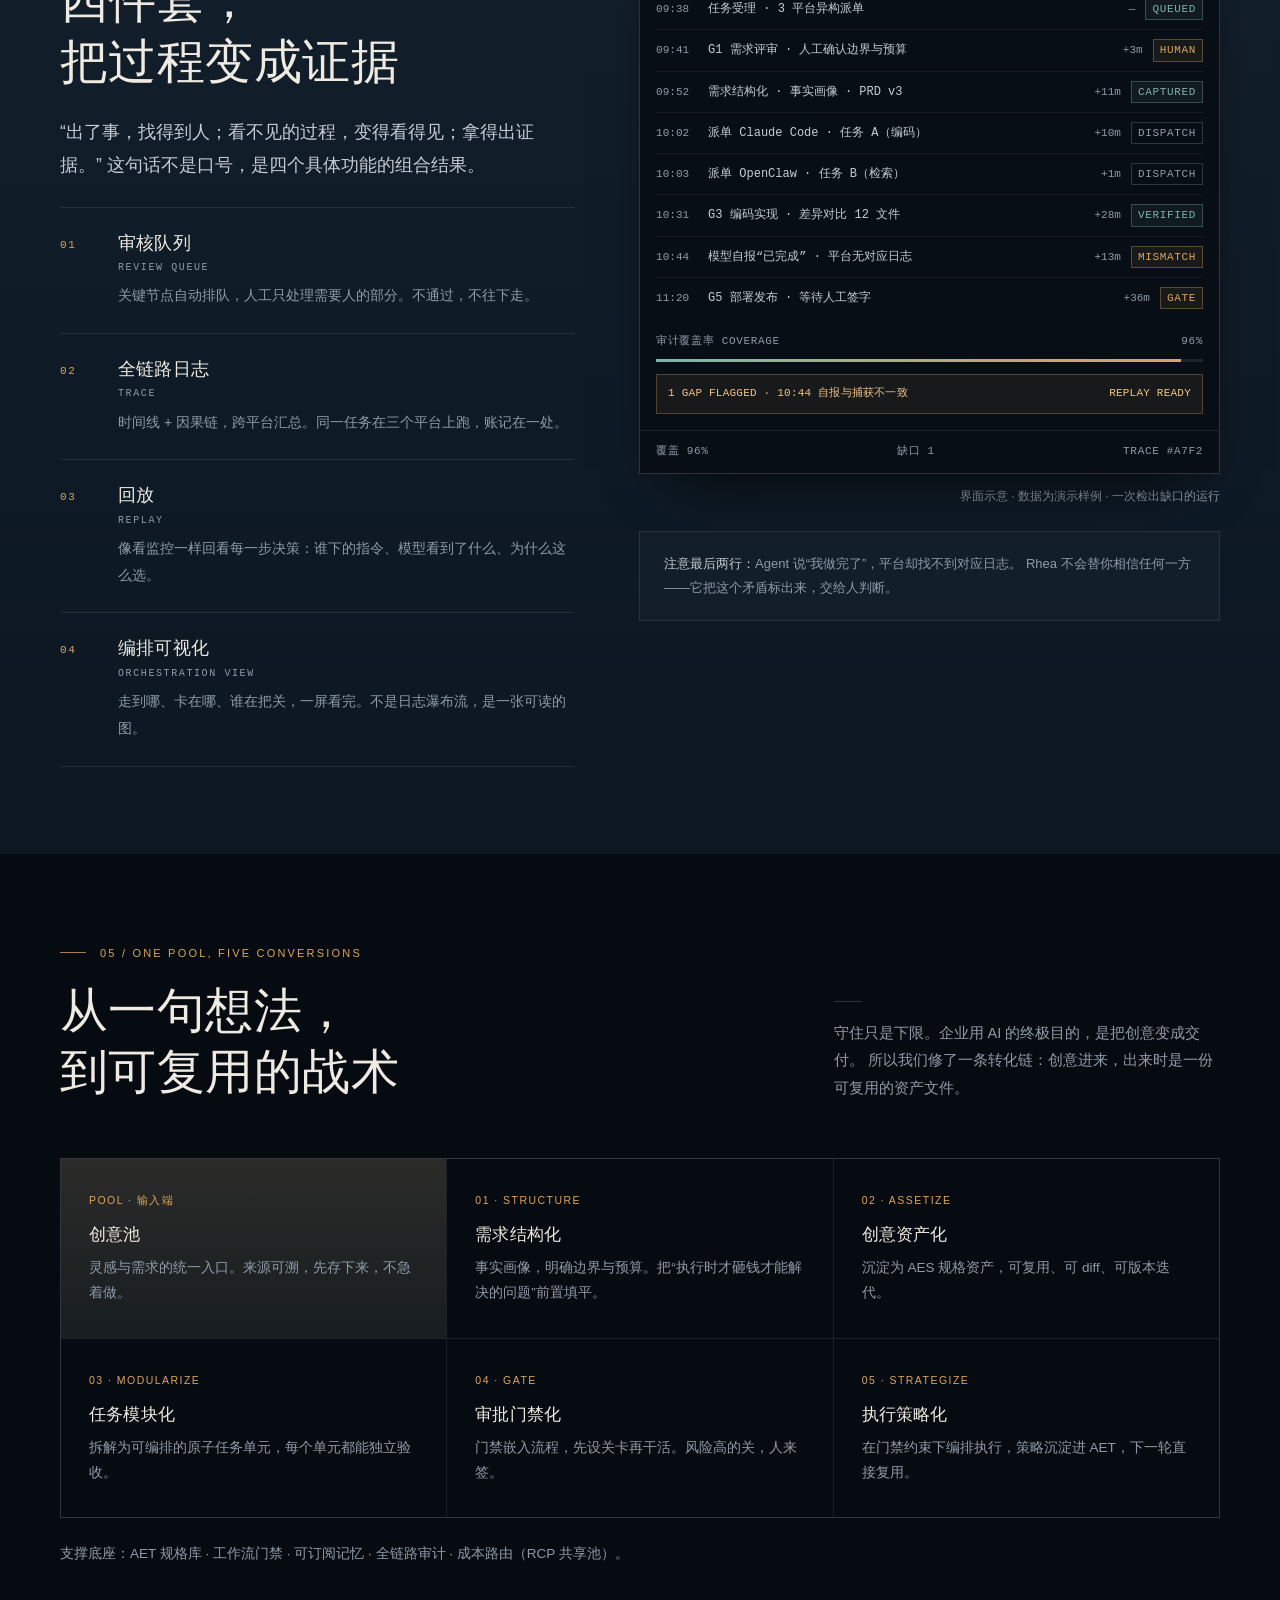
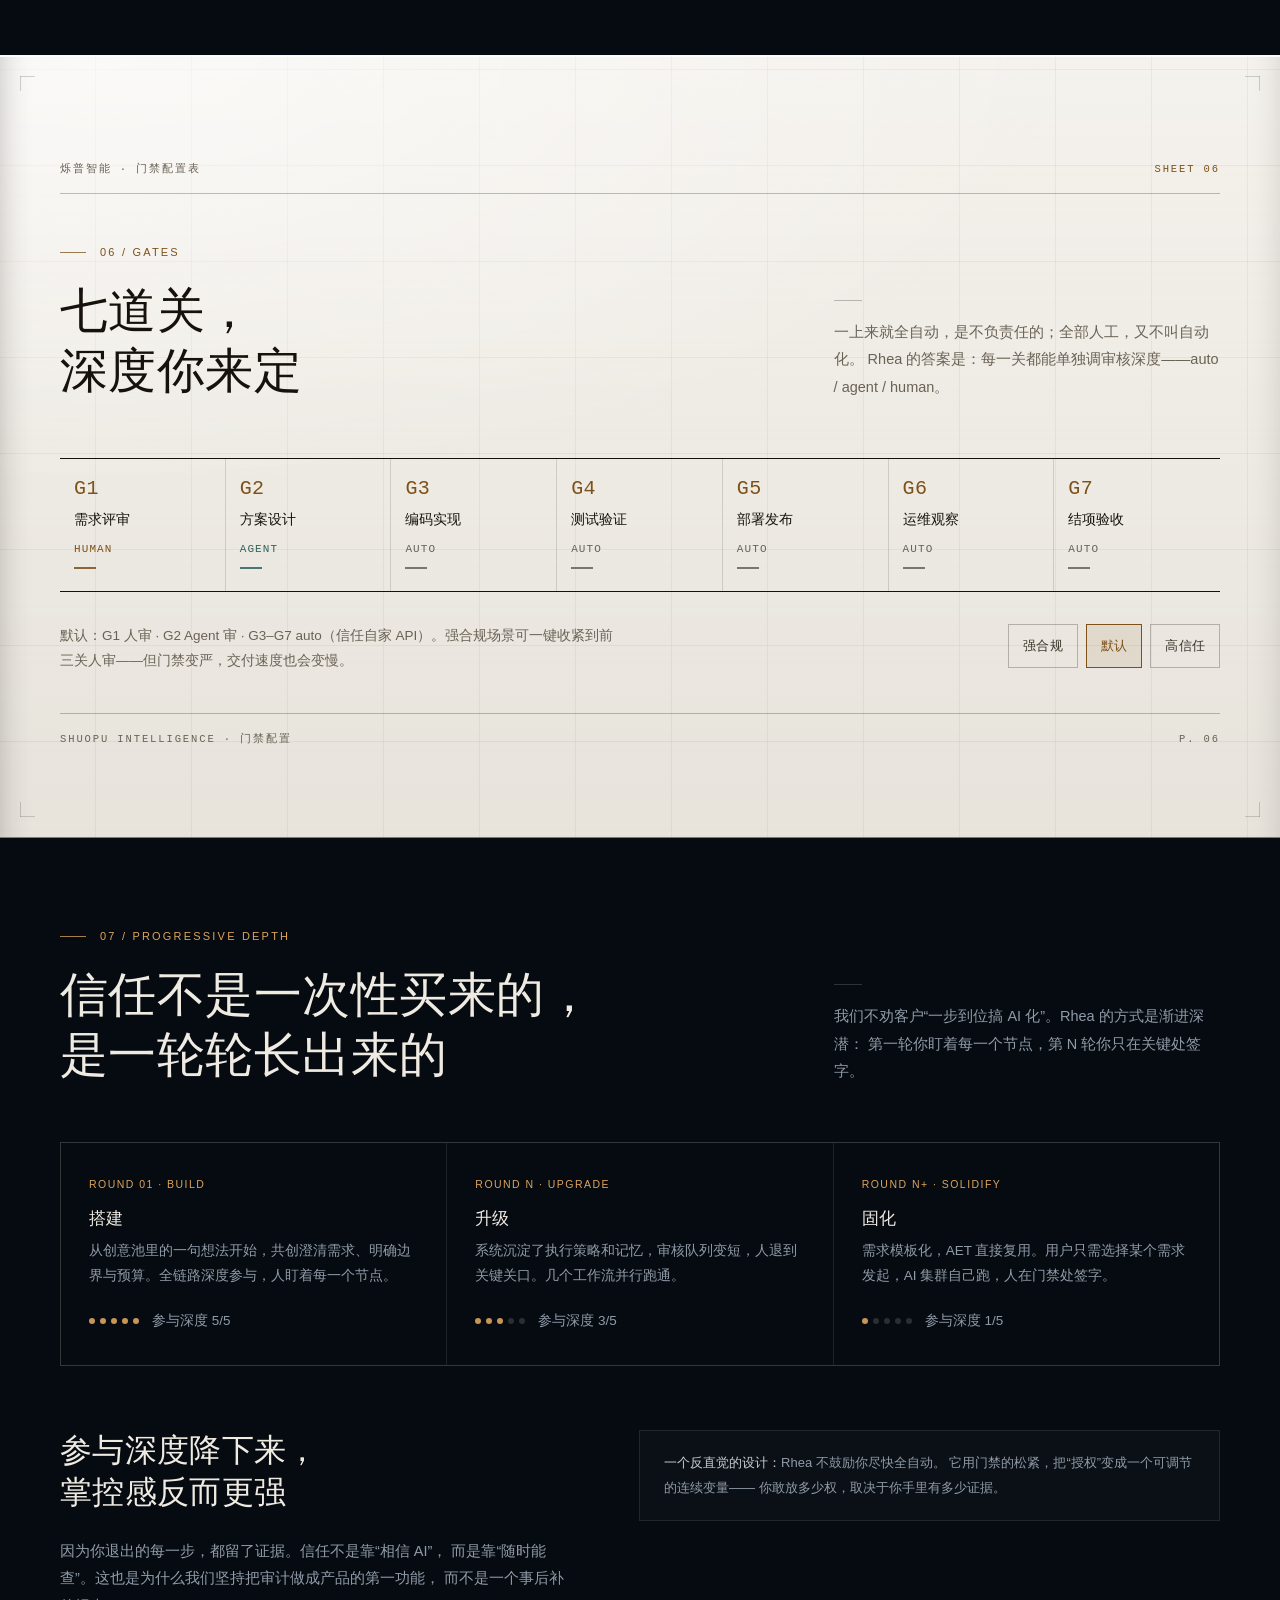
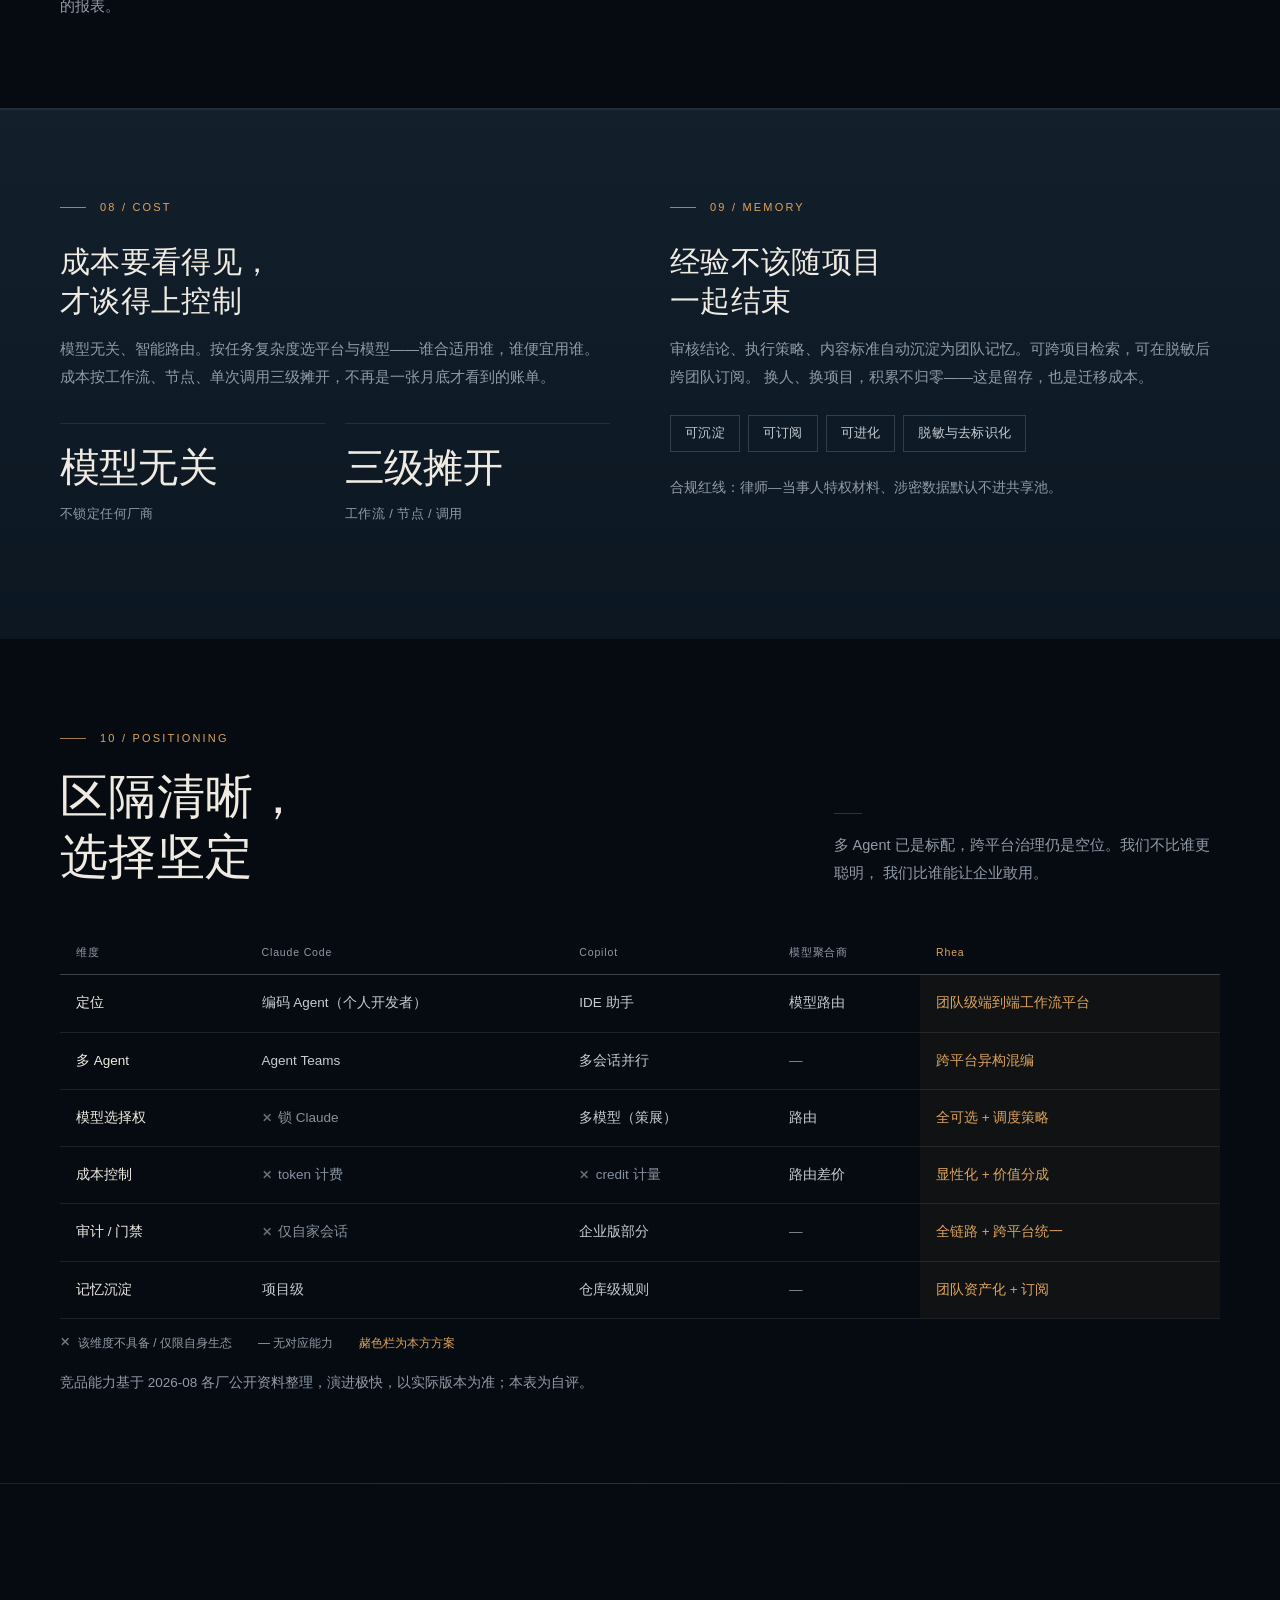
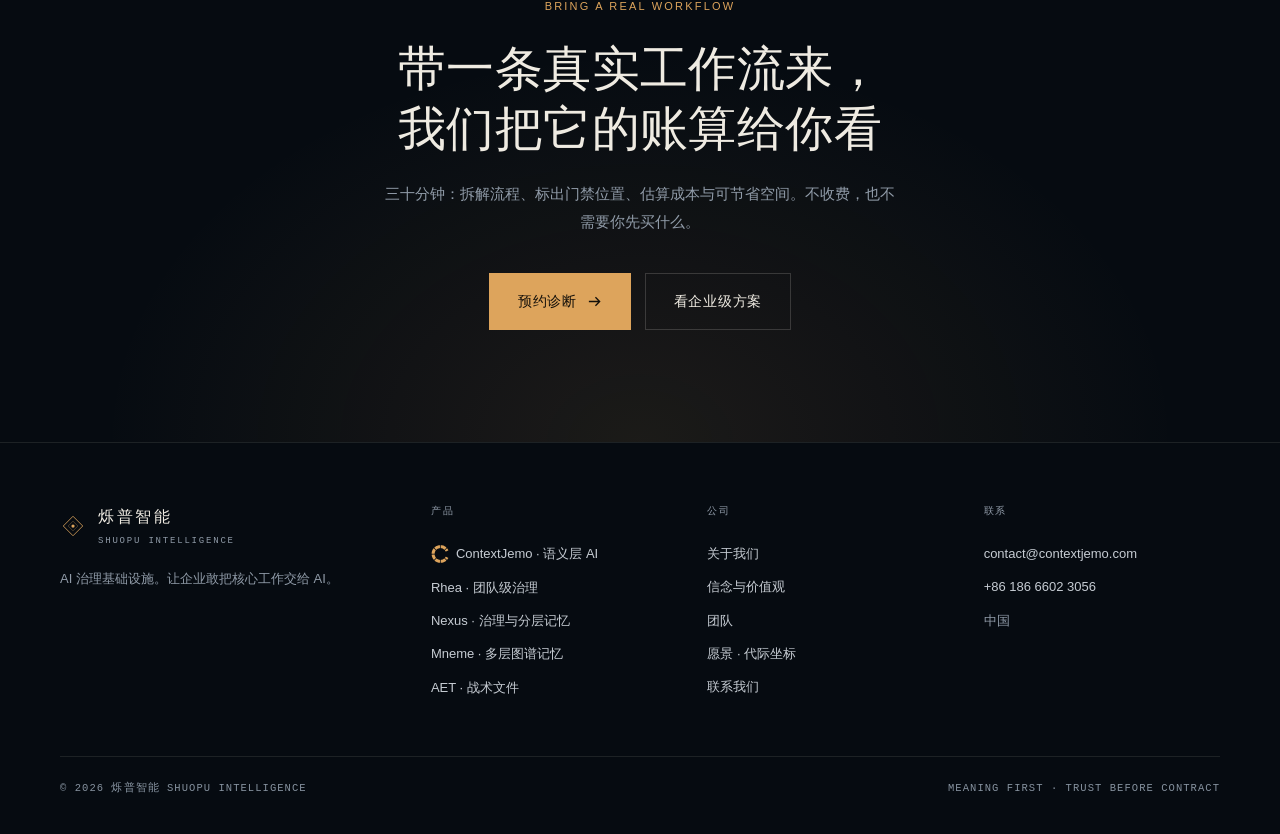
<file: rhea.html>
<!DOCTYPE html>
<html lang="zh-CN">
<head>
<meta charset="UTF-8">
<meta name="viewport" content="width=device-width, initial-scale=1.0">
<title>Rhea · 团队级 AI 工作流治理平台 | 烁普智能</title>
<meta name="description" content="Rhea 帮 5–50 人团队治理自己的 AI 工作流：跨平台统一审计、G1–G7 分级门禁、团队记忆沉淀、模型无关成本路由。让 5–50 人的团队敢把核心工作交给 Agent 集群。">
<meta name="theme-color" content="#060B11">
<link rel="stylesheet" href="assets/css/site.css">
<link rel="icon" href="data:image/svg+xml,%3Csvg xmlns='http://www.w3.org/2000/svg' viewBox='0 0 32 32'%3E%3Crect width='32' height='32' fill='%23060B11'/%3E%3Cpath d='M16 5 L27 16 L16 27 L5 16 Z' fill='none' stroke='%23DDA45C' stroke-width='1.2'/%3E%3Ccircle cx='16' cy='16' r='2.4' fill='%23DDA45C'/%3E%3C/svg%3E">
</head>
<body>

<a class="skip" href="#main">跳到主要内容</a>

<header class="nav">
  <div class="wrap">
    <a class="brand" href="index.html" aria-label="烁普智能首页">
      <svg viewBox="0 0 32 32" fill="none" aria-hidden="true">
        <path d="M16 4 L28 16 L16 28 L4 16 Z" stroke="#DDA45C" stroke-width="1"/>
        <path d="M16 10 L22 16 L16 22 L10 16 Z" stroke="#DDA45C" stroke-width="0.8" opacity="0.45"/>
        <circle cx="16" cy="16" r="2" fill="#DDA45C"/>
      </svg>
      <span class="brand-name">烁普智能<span>SHUOPU INTELLIGENCE</span></span>
    </a>
    <nav class="nav-links" id="navLinks">
      <a href="rhea.html" class="active">Rhea</a>
      <a href="nexus.html">Nexus</a>
      <a href="index.html#mneme">Mneme</a>
      <a href="index.html#technology">技术</a>
      <a href="about.html">公司</a>
      <a href="vision.html">愿景</a>
      <a class="nav-mobile-cta" href="about.html#contact">预约诊断 →</a>
    </nav>
    <a class="nav-cta" href="about.html#contact">预约诊断</a>
    <button class="burger" aria-label="菜单" aria-expanded="false"><span></span></button>
  </div>
</header>

<!-- HERO -->
<section class="phero">
  <div class="wrap">
    <div class="eyebrow rv">Rhea · Team-level AI Workflow Governance</div>
    <h1 class="h-display rv rv-d1">把 Agent 集群，<br>管成一支<span class="accent">有纪律</span>的团队</h1>
    <p class="rv rv-d2">
      Rhea 是团队级 AI 工作流平台。它不生产更强的模型，也不代替你做主——
      它把门禁、审计、契约与证据链交到你团队自己手里，让 5–50 人的团队
      敢把核心工作流交给 Agent 集群跑：每一步有门禁，每一次有证据，每一分钱有账。
    </p>
    <div class="chips rv rv-d3 mt-32">
      <span class="chip">跨平台审计</span>
      <span class="chip">G1–G7 分级门禁</span>
      <span class="chip">团队记忆</span>
      <span class="chip">模型无关 · 成本路由</span>
      <span class="chip">AET 战术文件</span>
      <span class="chip">Project 一等公民</span>
      <span class="chip">一次性令牌放行</span>
    </div>
    <div class="hero-actions rv rv-d3">
      <a class="btn btn--solid" href="about.html#contact">预约产品演示
        <svg viewBox="0 0 16 16" fill="none" stroke="currentColor" stroke-width="1.4"><path d="M2 8h11M9 3.5 13.5 8 9 12.5"/></svg>
      </a>
      <a class="btn btn--ghost" href="#gates">看门禁如何分级</a>
    </div>
  </div>
</section>

<!-- 00 · Principal：Project 一等公民（2026-11 最新内核） -->
<section class="section" id="principal">
  <div class="wrap">
    <div class="sec-head">
      <div>
        <div class="eyebrow rv">00 / The Principal</div>
        <h2 class="h1 rv rv-d1 mt-24">Project 一等公民：<br>人的名字，写在最上面</h2>
      </div>
      <p class="lead rv rv-d2">
        Rhea 最新的内核不是更强的编排，而是让「项目」成为一等实体——立项先声明
        <strong>委托人（Principal）</strong>；AI 派活要过<strong>一次性令牌确认卡</strong>，
        一次放行一次派单；协作立<strong>契约与验收判据</strong>，打法沉淀为<strong>可复用资产</strong>。
        授权链向上全是人，归因链向下全是人。
      </p>
    </div>
    <div class="flist flist--stack mt-32">
      <div class="fitem rv">
        <span class="n">A</span>
        <h3>委托人脊梁<small>Principal</small></h3>
        <p>每个项目的最终权与责任属于人。Master 纵横家只是「委托人的法定代理」——拆解选团可以交给 AI，拍板、放行、验收永远留给人。</p>
      </div>
      <div class="fitem rv">
        <span class="n">B</span>
        <h3>揭榜挂帅 × 契约<small>Contract</small></h3>
        <p>目标连同判据张榜，注册专家团揭榜竞单；立约先行——标准 / 取证 / 阈值白纸黑字，验收不靠感觉，改判必须留证据。</p>
      </div>
      <div class="fitem rv">
        <span class="n">C</span>
        <h3>资产复利<small>Compounding</small></h3>
        <p>打好的仗沉淀为 AET 战术资产：个人能力可携带，组织能力不失忆。第一次很难，第一百次只需一键——越用越聪明，越用越省。</p>
      </div>
    </div>
    <div class="cta-actions mt-32 rv rv-d3" style="display:flex;gap:14px;flex-wrap:wrap">
      <a class="btn btn--solid" href="for-humans.html">给员工的、给经理的、给雇主的 —— 三视角读 Rhea
        <svg viewBox="0 0 16 16" fill="none" stroke="currentColor" stroke-width="1.4"><path d="M2 8h11M9 3.5 13.5 8 9 12.5"/></svg>
      </a>
      <a class="btn btn--ghost" href="film.html">▶ 2 分钟短片《人的名字，写在最上面》</a>
    </div>
  </div>
</section>

<!-- 三问 -->
<section class="section section--xl">
  <div class="wrap">
    <div class="sec-head">
      <div>
        <div class="eyebrow rv">01 / Three Questions</div>
        <h2 class="h1 rv rv-d1">治理要回答的，<br>只有三个问题</h2>
      </div>
      <p class="rv rv-d2">
        不是“你的 AI 有多聪明”，而是“它做的事，你能不能负责”。
        这三个问题答不上来，任何 Agent 都进不了正式交付流程。
      </p>
    </div>

    <div class="grid g3">
      <div class="card rv">
        <span class="idx">Q1 / TRUSTWORTHY</span>
        <h3>可信吗？</h3>
        <p>平台捕获的日志是铁证，Agent 自报的说法只是自称。Rhea 在时间线上把两者分级标记，绝不混为一谈。</p>
      </div>
      <div class="card rv rv-d1">
        <span class="idx">Q2 / COMPLETE</span>
        <h3>完整吗？</h3>
        <p>审计覆盖率可见。任何一环缺失，系统主动告警——而不是让你“以为被审计了，实际漏了”。</p>
      </div>
      <div class="card rv rv-d2">
        <span class="idx">Q3 / FALSIFIABLE</span>
        <h3>可证伪吗？</h3>
        <p>因果链 + 快照锚定 + 完整性校验，让日志能向审计师证明“没有被篡改”，而不只是“我们保证”。</p>
      </div>
    </div>
  </div>
</section>

<main id="main" tabindex="-1">

<!-- 全宽陈述段 · 落点 -->
<section class="lede">
  <div class="wrap">
    <p class="statement rv">不是“你的 AI 有多聪明”，<br>而是“它做的事，<span class="accent">你能不能负责</span>”。</p>
    <p class="lede-note rv rv-d1">
      这三个问题答不上来，任何 Agent 都进不了正式交付流程——可信吗、完整吗、可证伪吗。
    </p>
  </div>
</section>

<!-- 双螺旋 -->
<section class="section bg-2 section--line" id="map">
  <div class="wrap">
    <div class="sec-head">
      <div>
        <div class="eyebrow rv">02 / The Map</div>
        <h2 class="h1 rv rv-d1">双螺旋：<br>放手多少，有据可依</h2>
      </div>
      <p class="rv rv-d2">
        横轴是 Agent 的生命周期，纵轴是两条线——人类的治理线与 AI 的自主线。
        它们不是此消彼长，而是互相缠绕着上升：AI 每证明一次，人类就多放一段。
      </p>
    </div>
    <div class="helix-figure rv"><svg viewBox="0 0 1040 240" fill="none" role="img" aria-label="双螺旋：人类治理线与 AI 自主线">
        <g stroke="#EAE6DC" stroke-opacity="0.1" stroke-dasharray="2 7"><line x1="40" y1="42" x2="40" y2="196"/><line x1="190" y1="42" x2="190" y2="196"/><line x1="340" y1="42" x2="340" y2="196"/><line x1="490" y1="42" x2="490" y2="196"/><line x1="640" y1="42" x2="640" y2="196"/><line x1="790" y1="42" x2="790" y2="196"/><line x1="940" y1="42" x2="940" y2="196"/></g>
        <path d="M40 120.0 L50 130.4 L60 140.3 L70 149.4 L80 157.2 L90 163.3 L100 167.6 L110 169.7 L120 169.7 L130 167.6 L140 163.3 L150 157.2 L160 149.4 L170 140.3 L180 130.4 L190 120.0 L200 109.6 L210 99.7 L220 90.6 L230 82.8 L240 76.7 L250 72.4 L260 70.3 L270 70.3 L280 72.4 L290 76.7 L300 82.8 L310 90.6 L320 99.7 L330 109.6 L340 120.0 L350 130.4 L360 140.3 L370 149.4 L380 157.2 L390 163.3 L400 167.6 L410 169.7 L420 169.7 L430 167.6 L440 163.3 L450 157.2 L460 149.4 L470 140.3 L480 130.4 L490 120.0 L500 109.6 L510 99.7 L520 90.6 L530 82.8 L540 76.7 L550 72.4 L560 70.3 L570 70.3 L580 72.4 L590 76.7 L600 82.8 L610 90.6 L620 99.7 L630 109.6 L640 120.0 L650 130.4 L660 140.3 L670 149.4 L680 157.2 L690 163.3 L700 167.6 L710 169.7 L720 169.7 L730 167.6 L740 163.3 L750 157.2 L760 149.4 L770 140.3 L780 130.4 L790 120.0 L800 109.6 L810 99.7 L820 90.6 L830 82.8 L840 76.7 L850 72.4 L860 70.3 L870 70.3 L880 72.4 L890 76.7 L900 82.8 L910 90.6 L920 99.7 L930 109.6 L940 120.0 L950 130.4 L960 140.3 L970 149.4 L980 157.2 L990 163.3 L1000 167.6" stroke="#DDA45C" stroke-width="1.5" stroke-opacity="0.85"/>
        <path d="M40 120.0 L50 109.6 L60 99.7 L70 90.6 L80 82.8 L90 76.7 L100 72.4 L110 70.3 L120 70.3 L130 72.4 L140 76.7 L150 82.8 L160 90.6 L170 99.7 L180 109.6 L190 120.0 L200 130.4 L210 140.3 L220 149.4 L230 157.2 L240 163.3 L250 167.6 L260 169.7 L270 169.7 L280 167.6 L290 163.3 L300 157.2 L310 149.4 L320 140.3 L330 130.4 L340 120.0 L350 109.6 L360 99.7 L370 90.6 L380 82.8 L390 76.7 L400 72.4 L410 70.3 L420 70.3 L430 72.4 L440 76.7 L450 82.8 L460 90.6 L470 99.7 L480 109.6 L490 120.0 L500 130.4 L510 140.3 L520 149.4 L530 157.2 L540 163.3 L550 167.6 L560 169.7 L570 169.7 L580 167.6 L590 163.3 L600 157.2 L610 149.4 L620 140.3 L630 130.4 L640 120.0 L650 109.6 L660 99.7 L670 90.6 L680 82.8 L690 76.7 L700 72.4 L710 70.3 L720 70.3 L730 72.4 L740 76.7 L750 82.8 L760 90.6 L770 99.7 L780 109.6 L790 120.0 L800 130.4 L810 140.3 L820 149.4 L830 157.2 L840 163.3 L850 167.6 L860 169.7 L870 169.7 L880 167.6 L890 163.3 L900 157.2 L910 149.4 L920 140.3 L930 130.4 L940 120.0 L950 109.6 L960 99.7 L970 90.6 L980 82.8 L990 76.7 L1000 72.4" stroke="#74A9A2" stroke-width="1.5" stroke-opacity="0.8"/>
        <path d="M40 114.5 L45.5 120 L40 125.5 L34.5 120 Z" fill="#DDA45C"/><path d="M190 114.5 L195.5 120 L190 125.5 L184.5 120 Z" fill="#DDA45C"/><path d="M340 114.5 L345.5 120 L340 125.5 L334.5 120 Z" fill="#DDA45C"/><path d="M490 114.5 L495.5 120 L490 125.5 L484.5 120 Z" fill="#DDA45C"/><path d="M640 114.5 L645.5 120 L640 125.5 L634.5 120 Z" fill="#DDA45C"/><path d="M790 114.5 L795.5 120 L790 125.5 L784.5 120 Z" fill="#DDA45C"/><path d="M940 114.5 L945.5 120 L940 125.5 L934.5 120 Z" fill="#DDA45C"/>
        <g font-family="SF Mono, Menlo, monospace" font-size="9" fill="#7E8B99" text-anchor="middle" letter-spacing="0.5"><text x="40" y="216">G1</text><text x="190" y="216">G2</text><text x="340" y="216">G3</text><text x="490" y="216">G4</text><text x="640" y="216">G5</text><text x="790" y="216">G6</text><text x="940" y="216">G7</text></g>
        
      </svg></div>
    <div class="helix-legend rv">
      <span><i class="lg-a"></i>人类治理线 · 审批、签字、担责</span>
      <span><i class="lg-t"></i>AI 自主线 · 执行、编排、提议</span>
      <span class="dim">交叉点 = 门禁 G1–G7</span>
    </div>
    <p class="small rv mt-24 col-62">
      交叉不是终点，是下一次授权的起点。人类每一次签字，都在为下一段自主权提供依据。
    </p>
    <div class="cta-actions mt-32 rv rv-d3" style="display:flex;gap:14px;flex-wrap:wrap">
      <a class="btn btn--ghost" href="helix.html">五图读懂渐进式授权（信任 × 资产面板）</a>
      <a class="btn btn--ghost" href="film-helix.html">▶ 短片《上升的螺旋》（制作中）</a>
    </div>
  </div>
</section>

<!-- 企业资产 -->
<section class="section" id="assets">
  <div class="wrap">
    <div class="sec-head">
      <div>
        <div class="eyebrow rv">03 / Enterprise Assets</div>
        <h2 class="h1 rv rv-d1">双螺旋之下，<br>是一张资产表</h2>
      </div>
      <p class="rv rv-d2">
        治理跑通之后，留下的不是“感觉变强了”，而是可盘点、可继承的资产：
        战术文件、记忆图谱、模型与算力、审计记录。
      </p>
    </div>

    <div class="dash rv">
      <div class="dash-top"><span>RHEA / ENTERPRISE ASSETS</span><span>2026 · Q4 · 演示视图</span></div>
      <div class="dash-kpis">
        <div class="dash-kpi"><span>AET 战术资产</span><b>128<i>个</i></b></div>
        <div class="dash-kpi"><span>记忆图谱</span><b>4,610<i>关系</i></b></div>
        <div class="dash-kpi"><span>审计覆盖</span><b>96<i>%</i></b></div>
        <div class="dash-kpi"><span>本月成本</span><b>¥38.2<i>k</i></b></div>
      </div>
      <div class="dash-body">
        <div class="dash-left">
          <div class="dash-title"><span>资源池 · RESOURCE POOL</span><span>自有 / 生态</span></div>
          <div class="poolbar"><div style="width:60%;background:var(--amber)"></div><div style="width:40%;background:rgba(127,179,171,.5)"></div></div>
          <div class="pool-legend"><span><i style="background:var(--amber)"></i>自有 60%</span><span><i style="background:rgba(127,179,171,.5)"></i>生态 40%</span></div>
          <div class="dash-title" style="margin-top:30px"><span>资产构成</span><span>较上月</span></div>
          <div class="asset-row"><span>AET 战术文件</span><em>+12</em><b><i style="width:72%"></i></b></div>
          <div class="asset-row"><span>记忆图谱</span><em>+340</em><b><i style="width:58%"></i></b></div>
          <div class="asset-row"><span>模型与算力</span><em>+4</em><b><i style="width:41%"></i></b></div>
          <div class="asset-row"><span>审计记录</span><em>96%</em><b><i style="width:96%"></i></b></div>
        </div>
        <div class="dash-right">
          <div class="dash-title"><span>最近入账</span><span>TRACE</span></div>
          <div class="asset-row"><span>尽调报告 · AET #A7F2</span><em>11:20</em></div>
          <div class="asset-row"><span>行业模板 · 合同审查</span><em>昨日</em></div>
          <div class="asset-row"><span>失败复盘 · 检索节点</span><em>周一</em></div>
          <div class="asset-row"><span>客户偏好 · 医疗组</span><em>10-12</em></div>
          <div class="asset-row"><span>成本策略 · 路由 v3</span><em>10-08</em></div>
        </div>
      </div>
    </div>
    <p class="console-cap rv">界面示意 · 数据为演示样例</p>
  </div>
</section>

<!-- 四件套 -->
<section class="section bg-2 section--line">
  <div class="wrap">
    <div class="split split--top">
      <div>
        <div class="eyebrow rv">04 / What You Get</div>
        <h2 class="h1 rv rv-d1 mt-24">四件套，<br>把过程变成证据</h2>
        <p class="lead rv rv-d2 mt-24">
          “出了事，找得到人；看不见的过程，变得看得见；拿得出证据。”
          这句话不是口号，是四个具体功能的组合结果。
        </p>
        <div class="flist flist--stack mt-24">
          <div class="fitem rv">
            <span class="n">01</span>
            <h3>审核队列<small>Review Queue</small></h3>
            <p>关键节点自动排队，人工只处理需要人的部分。不通过，不往下走。</p>
          </div>
          <div class="fitem rv">
            <span class="n">02</span>
            <h3>全链路日志<small>Trace</small></h3>
            <p>时间线 + 因果链，跨平台汇总。同一任务在三个平台上跑，账记在一处。</p>
          </div>
          <div class="fitem rv">
            <span class="n">03</span>
            <h3>回放<small>Replay</small></h3>
            <p>像看监控一样回看每一步决策：谁下的指令、模型看到了什么、为什么这么选。</p>
          </div>
          <div class="fitem rv">
            <span class="n">04</span>
            <h3>编排可视化<small>Orchestration View</small></h3>
            <p>走到哪、卡在哪、谁在把关，一屏看完。不是日志瀑布流，是一张可读的图。</p>
          </div>
        </div>
      </div>

      <div class="rv rv-d2">
        <div class="console console--flat" role="img" aria-label="Rhea 审计时间线界面示意">
          <div class="console-bar">
            <span class="cpill"><i></i>TRACE</span>
            <span class="cbar-t">RHEA / AUDIT · 尽调报告生成</span>
            <span class="cbar-x">#A7F2</span>
          </div>
          <div class="console-body">
            <div class="console-main">
              <div class="tl-row"><span class="t">09:38</span><span class="d">任务受理 · 3 平台异构派单</span><span class="dur">—</span><span class="s ok">QUEUED</span></div>
              <div class="tl-row"><span class="t">09:41</span><span class="d">G1 需求评审 · 人工确认边界与预算</span><span class="dur">+3m</span><span class="s gate">HUMAN</span></div>
              <div class="tl-row"><span class="t">09:52</span><span class="d">需求结构化 · 事实画像 · PRD v3</span><span class="dur">+11m</span><span class="s ok">CAPTURED</span></div>
              <div class="tl-row"><span class="t">10:02</span><span class="d">派单 Claude Code · 任务 A（编码）</span><span class="dur">+10m</span><span class="s run">DISPATCH</span></div>
              <div class="tl-row"><span class="t">10:03</span><span class="d">派单 OpenClaw · 任务 B（检索）</span><span class="dur">+1m</span><span class="s run">DISPATCH</span></div>
              <div class="tl-row"><span class="t">10:31</span><span class="d">G3 编码实现 · 差异对比 12 文件</span><span class="dur">+28m</span><span class="s ok">VERIFIED</span></div>
              <div class="tl-row"><span class="t">10:44</span><span class="d">模型自报“已完成” · 平台无对应日志</span><span class="dur">+13m</span><span class="s gate">MISMATCH</span></div>
              <div class="tl-row" style="border-bottom:0"><span class="t">11:20</span><span class="d">G5 部署发布 · 等待人工签字</span><span class="dur">+36m</span><span class="s gate">GATE</span></div>
              <div class="cov">
                <div class="cov-top"><span>审计覆盖率 COVERAGE</span><span>96%</span></div>
                <div class="cov-bar"><i style="width:96%"></i></div>
              </div>
              <div class="ctodo">
                <span>1 GAP FLAGGED · 10:44 自报与捕获不一致</span>
                <span>REPLAY READY</span>
              </div>
            </div>
          </div>
          <div class="console-foot">
            <span>覆盖 96%</span>
            <span>缺口 1</span>
            <span>TRACE #A7F2</span>
          </div>
        </div>
        <p class="console-cap">界面示意 · 数据为演示样例 · 一次检出缺口的运行</p>
        <div class="note mt-24">
          <strong>注意最后两行：</strong>Agent 说“我做完了”，平台却找不到对应日志。
          Rhea 不会替你相信任何一方——它把这个矛盾标出来，交给人判断。
        </div>
      </div>
    </div>
  </div>
</section>

<!-- 五化 -->
<section class="section">
  <div class="wrap">
    <div class="sec-head">
      <div>
        <div class="eyebrow rv">05 / One Pool, Five Conversions</div>
        <h2 class="h1 rv rv-d1">从一句想法，<br>到可复用的战术</h2>
      </div>
      <p class="rv rv-d2">
        守住只是下限。企业用 AI 的终极目的，是把创意变成交付。
        所以我们修了一条转化链：创意进来，出来时是一份可复用的资产文件。
      </p>
    </div>

    <div class="steps">
      <div class="step step--pool rv">
        <div class="stage">POOL · 输入端</div>
        <h4>创意池</h4>
        <p>灵感与需求的统一入口。来源可溯，先存下来，不急着做。</p>
      </div>
      <div class="step rv rv-d1">
        <div class="stage">01 · Structure</div>
        <h4>需求结构化</h4>
        <p>事实画像，明确边界与预算。把“执行时才砸钱才能解决的问题”前置填平。</p>
      </div>
      <div class="step rv rv-d2">
        <div class="stage">02 · Assetize</div>
        <h4>创意资产化</h4>
        <p>沉淀为 AES 规格资产，可复用、可 diff、可版本迭代。</p>
      </div>
      <div class="step rv">
        <div class="stage">03 · Modularize</div>
        <h4>任务模块化</h4>
        <p>拆解为可编排的原子任务单元，每个单元都能独立验收。</p>
      </div>
      <div class="step rv rv-d1">
        <div class="stage">04 · Gate</div>
        <h4>审批门禁化</h4>
        <p>门禁嵌入流程，先设关卡再干活。风险高的关，人来签。</p>
      </div>
      <div class="step rv rv-d2">
        <div class="stage">05 · Strategize</div>
        <h4>执行策略化</h4>
        <p>在门禁约束下编排执行，策略沉淀进 AET，下一轮直接复用。</p>
      </div>
    </div>

    <p class="small rv mt-24">
      支撑底座：AET 规格库 · 工作流门禁 · 可订阅记忆 · 全链路审计 · 成本路由（RCP 共享池）。
    </p>
  </div>
</section>

<!-- 门禁 · 纸面段（本页唯一的反相页）-->
<section class="section sheet" id="gates">
  <div class="wrap">
    <div class="sheet-head">
      <span>烁普智能 · 门禁配置表</span>
      <span class="sl">SHEET 06</span>
    </div>

    <div class="sec-head">
      <div>
        <div class="eyebrow rv">06 / Gates</div>
        <h2 class="h1 rv rv-d1">七道关，<br>深度你来定</h2>
      </div>
      <p class="rv rv-d2">
        一上来就全自动，是不负责任的；全部人工，又不叫自动化。
        Rhea 的答案是：每一关都能单独调审核深度——auto / agent / human。
      </p>
    </div>

    <div class="gates rv">
      <div class="gate" data-mode="human"><div class="gid">G1</div><div class="gname">需求评审</div><div class="gmode">human</div></div>
      <div class="gate" data-mode="agent"><div class="gid">G2</div><div class="gname">方案设计</div><div class="gmode">agent</div></div>
      <div class="gate" data-mode="auto"><div class="gid">G3</div><div class="gname">编码实现</div><div class="gmode">auto</div></div>
      <div class="gate" data-mode="auto"><div class="gid">G4</div><div class="gname">测试验证</div><div class="gmode">auto</div></div>
      <div class="gate" data-mode="auto"><div class="gid">G5</div><div class="gname">部署发布</div><div class="gmode">auto</div></div>
      <div class="gate" data-mode="auto"><div class="gid">G6</div><div class="gname">运维观察</div><div class="gmode">auto</div></div>
      <div class="gate" data-mode="auto"><div class="gid">G7</div><div class="gname">结项验收</div><div class="gmode">auto</div></div>
    </div>

    <div class="rv mt-32 gate-switch">
      <p class="small gate-note" id="gateNote" aria-live="polite">
        默认：G1 人审 · G2 Agent 审 · G3–G7 auto（信任自家 API）。
        强合规场景可一键收紧到前三关人审——但门禁变严，交付速度也会变慢，这个取舍由你决定。
      </p>
      <div class="chips" role="group" aria-label="门禁深度">
        <button type="button" class="chip" data-gate-mode="strict" aria-pressed="false">强合规</button>
        <button type="button" class="chip on" data-gate-mode="default" aria-pressed="true">默认</button>
        <button type="button" class="chip" data-gate-mode="auto" aria-pressed="false">高信任</button>
      </div>
    </div>

    <div class="folio">
      <span>SHUOPU INTELLIGENCE · 门禁配置</span>
      <span>P. 06</span>
    </div>
  </div>
</section>

<!-- 渐进深潜 -->
<section class="section">
  <div class="wrap">
    <div class="sec-head">
      <div>
        <div class="eyebrow rv">07 / Progressive Depth</div>
        <h2 class="h1 rv rv-d1">信任不是一次性买来的，<br>是一轮轮长出来的</h2>
      </div>
      <p class="rv rv-d2">
        我们不劝客户“一步到位搞 AI 化”。Rhea 的方式是渐进深潜：
        第一轮你盯着每一个节点，第 N 轮你只在关键处签字。
      </p>
    </div>

    <div class="steps">
      <div class="step rv">
        <div class="stage">Round 01 · Build</div>
        <h4>搭建</h4>
        <p>从创意池里的一句想法开始，共创澄清需求、明确边界与预算。全链路深度参与，人盯着每一个节点。</p>
        <div class="depth"><i></i><i></i><i></i><i></i><i></i><span class="small dlbl">参与深度 5/5</span></div>
      </div>
      <div class="step rv rv-d1">
        <div class="stage">Round N · Upgrade</div>
        <h4>升级</h4>
        <p>系统沉淀了执行策略和记忆，审核队列变短，人退到关键关口。几个工作流并行跑通。</p>
        <div class="depth"><i></i><i></i><i></i><i class="off"></i><i class="off"></i><span class="small dlbl">参与深度 3/5</span></div>
      </div>
      <div class="step rv rv-d2">
        <div class="stage">Round N+ · Solidify</div>
        <h4>固化</h4>
        <p>需求模板化，AET 直接复用。用户只需选择某个需求发起，AI 集群自己跑，人在门禁处签字。</p>
        <div class="depth"><i></i><i class="off"></i><i class="off"></i><i class="off"></i><i class="off"></i><span class="small dlbl">参与深度 1/5</span></div>
      </div>
    </div>

    <div class="split split--top mt-64">
      <div>
        <h3 class="h2 rv helix-title">参与深度降下来，<br>掌控感反而更强</h3>
        <p class="body-sm rv mt-24">
          因为你退出的每一步，都留了证据。信任不是靠“相信 AI”，
          而是靠“随时能查”。这也是为什么我们坚持把审计做成产品的第一功能，
          而不是一个事后补的报表。
        </p>
      </div>
      <div class="note rv rv-d1">
        <strong>一个反直觉的设计：</strong>Rhea 不鼓励你尽快全自动。
        它用门禁的松紧，把“授权”变成一个可调节的连续变量——
        你敢放多少权，取决于你手里有多少证据。
      </div>
    </div>
  </div>
</section>

<!-- 成本与记忆 -->
<section class="section bg-2 section--line">
  <div class="wrap">
    <div class="grid g2 g2--wide">
      <div class="rv">
        <div class="eyebrow">08 / Cost</div>
        <h3 class="h2 h2-sm mt-24">成本要看得见，<br>才谈得上控制</h3>
        <p class="body-sm mt-16">
          模型无关、智能路由。按任务复杂度选平台与模型——谁合适用谁，谁便宜用谁。
          成本按工作流、节点、单次调用三级摊开，不再是一张月底才看到的账单。
        </p>
        <div class="grid g2 g3--mid mt-32">
          <div><div class="stat stat--sm"><div class="num">模型无关</div><div class="lbl">不锁定任何厂商</div></div></div>
          <div><div class="stat stat--sm"><div class="num">三级摊开</div><div class="lbl">工作流 / 节点 / 调用</div></div></div>
        </div>
      </div>
      <div class="rv rv-d1">
        <div class="eyebrow">09 / Memory</div>
        <h3 class="h2 h2-sm mt-24">经验不该随项目<br>一起结束</h3>
        <p class="body-sm mt-16">
          审核结论、执行策略、内容标准自动沉淀为团队记忆。可跨项目检索，可在脱敏后跨团队订阅。
          换人、换项目，积累不归零——这是留存，也是迁移成本。
        </p>
        <div class="chips mt-24">
          <span class="chip">可沉淀</span>
          <span class="chip">可订阅</span>
          <span class="chip">可进化</span>
          <span class="chip">脱敏与去标识化</span>
        </div>
        <p class="small mt-24">
          合规红线：律师—当事人特权材料、涉密数据默认不进共享池。
        </p>
      </div>
    </div>
  </div>
</section>

<!-- 对比 -->
<section class="section">
  <div class="wrap">
    <div class="sec-head">
      <div>
        <div class="eyebrow rv">10 / Positioning</div>
        <h2 class="h1 rv rv-d1">区隔清晰，<br>选择坚定</h2>
      </div>
      <p class="rv rv-d2">
        多 Agent 已是标配，跨平台治理仍是空位。我们不比谁更聪明，
        我们比谁能让企业敢用。
      </p>
    </div>

    <div class="tbl-wrap rv">
      <table class="tbl tbl--wide tbl--lead-last">
        <caption class="sr-only">Rhea 与 Claude Code、Copilot、模型聚合商在定位、多 Agent、模型选择权、成本控制、审计门禁、记忆沉淀六个维度的对比。带 ✕ 的格子表示该维度不具备或仅限自身生态。</caption>
        <thead>
          <tr>
            <th scope="col" style="width:16%">维度</th>
            <th scope="col">Claude Code</th>
            <th scope="col">Copilot</th>
            <th scope="col">模型聚合商</th>
            <th scope="col">Rhea</th>
          </tr>
        </thead>
        <tbody>
          <tr><td>定位</td><td>编码 Agent（个人开发者）</td><td>IDE 助手</td><td>模型路由</td><td class="yes">团队级端到端工作流平台</td></tr>
          <tr><td>多 Agent</td><td>Agent Teams</td><td>多会话并行</td><td class="no">—</td><td class="yes">跨平台异构混编</td></tr>
          <tr><td>模型选择权</td><td class="no"><span class="sr-only">不具备：</span><i class="mk" aria-hidden="true">✕</i>锁 Claude</td><td>多模型（策展）</td><td>路由</td><td class="yes">全可选 + 调度策略</td></tr>
          <tr><td>成本控制</td><td class="no"><span class="sr-only">不具备：</span><i class="mk" aria-hidden="true">✕</i>token 计费</td><td class="no"><span class="sr-only">不具备：</span><i class="mk" aria-hidden="true">✕</i>credit 计量</td><td>路由差价</td><td class="yes">显性化 + 价值分成</td></tr>
          <tr><td>审计 / 门禁</td><td class="no"><span class="sr-only">不具备：</span><i class="mk" aria-hidden="true">✕</i>仅自家会话</td><td>企业版部分</td><td class="no">—</td><td class="yes">全链路 + 跨平台统一</td></tr>
          <tr><td>记忆沉淀</td><td>项目级</td><td>仓库级规则</td><td class="no">—</td><td class="yes">团队资产化 + 订阅</td></tr>
        </tbody>
      </table>
    </div>
    <div class="tbl-legend rv">
      <span><i class="mk" aria-hidden="true">✕</i>该维度不具备 / 仅限自身生态</span>
      <span>— 无对应能力</span>
      <span class="yes">赭色栏为本方方案</span>
    </div>
    <p class="small rv mt-16">
      竞品能力基于 2026-08 各厂公开资料整理，演进极快，以实际版本为准；本表为自评。
    </p>
  </div>
</section>

<!-- CTA -->
<section class="cta">
  <div class="wrap">
    <div class="eyebrow eyebrow--plain eyebrow--c rv">Bring a Real Workflow</div>
    <h2 class="h1 rv rv-d1">带一条真实工作流来，<br>我们把它的账算给你看</h2>
    <p class="rv rv-d2">三十分钟：拆解流程、标出门禁位置、估算成本与可节省空间。不收费，也不需要你先买什么。</p>
    <div class="cta-actions rv rv-d3">
      <a class="btn btn--solid" href="mailto:contact@contextjemo.com">预约诊断
        <svg viewBox="0 0 16 16" fill="none" stroke="currentColor" stroke-width="1.4"><path d="M2 8h11M9 3.5 13.5 8 9 12.5"/></svg>
      </a>
      <a class="btn btn--ghost" href="nexus.html">看企业级方案</a>
    </div>
  </div>
</section>

</main>

<footer class="footer">
  <div class="wrap">
    <div class="foot-top">
      <div class="foot-brand">
        <a class="brand" href="index.html">
          <svg viewBox="0 0 32 32" fill="none" aria-hidden="true">
            <path d="M16 4 L28 16 L16 28 L4 16 Z" stroke="#DDA45C" stroke-width="1"/>
            <path d="M16 10 L22 16 L16 22 L10 16 Z" stroke="#DDA45C" stroke-width="0.8" opacity="0.45"/>
            <circle cx="16" cy="16" r="2" fill="#DDA45C"/>
          </svg>
          <span class="brand-name">烁普智能<span>SHUOPU INTELLIGENCE</span></span>
        </a>
        <p>AI 治理基础设施。让企业敢把核心工作交给 AI。</p>
      </div>
      <div class="foot-col">
        <h5>产品</h5>
        <a class="cj-link" href="https://contextjemo.com/"><img class="cj-mark cj-mark--sm" src="assets/logo/cj-mark.svg" alt="">ContextJemo · 语义层 AI</a>
        <a href="rhea.html">Rhea · 团队级治理</a>
        <a href="nexus.html">Nexus · 治理与分层记忆</a>
        <a href="index.html#mneme">Mneme · 多层图谱记忆</a>
        <a href="index.html#technology">AET · 战术文件</a>
      </div>
      <div class="foot-col">
        <h5>公司</h5>
        <a href="about.html">关于我们</a>
        <a href="about.html#belief">信念与价值观</a>
        <a href="index.html#team">团队</a>
        <a href="vision.html">愿景 · 代际坐标</a>
        <a href="about.html#contact">联系我们</a>
      </div>
      <div class="foot-col">
        <h5>联系</h5>
        <a href="mailto:contact@contextjemo.com">contact@contextjemo.com</a>
        <a href="tel:18666023056">+86 186 6602 3056</a>
        <span style="color:var(--muted)">中国</span>
      </div>
    </div>
    <div class="foot-bot">
      <span>© 2026 烁普智能 SHUOPU INTELLIGENCE</span>
      <span>MEANING FIRST · TRUST BEFORE CONTRACT</span>
    </div>
  </div>
</footer>

<script src="assets/js/site.js"></script>
</body>
</html>
</file>
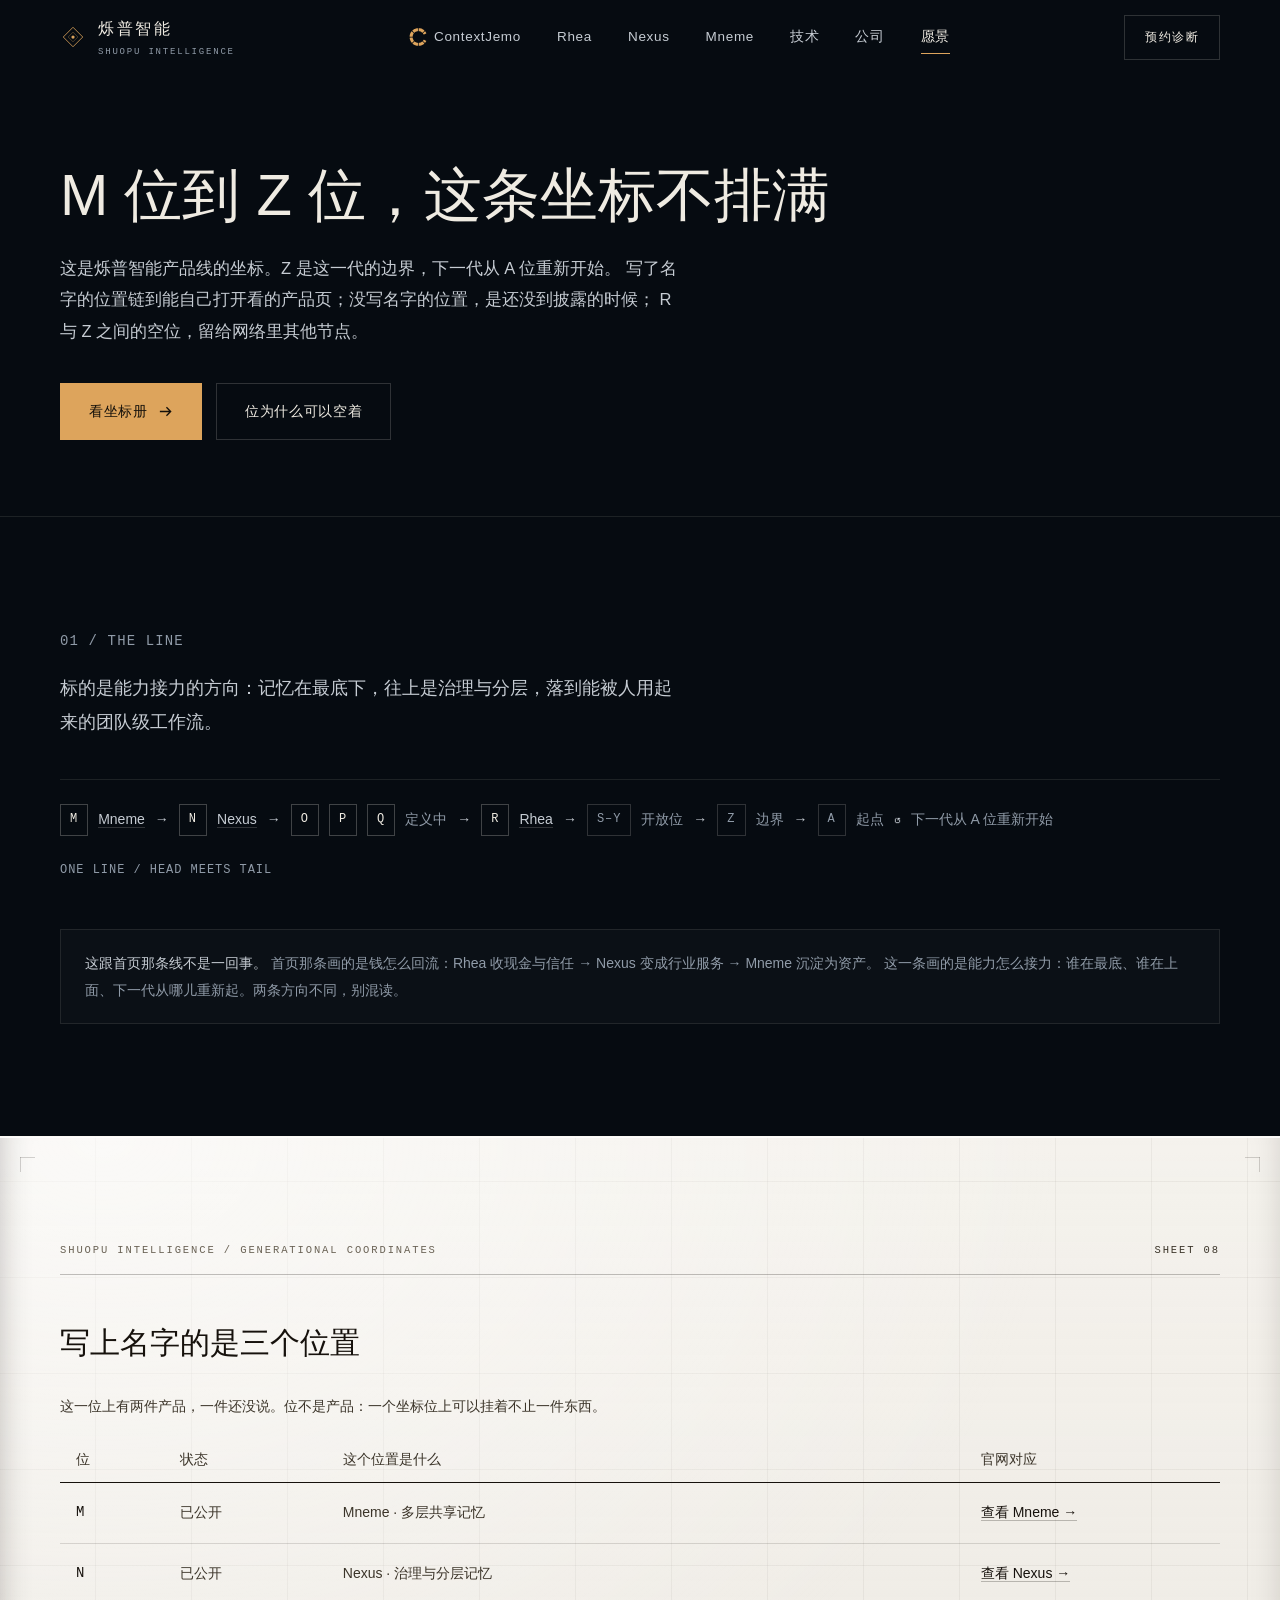
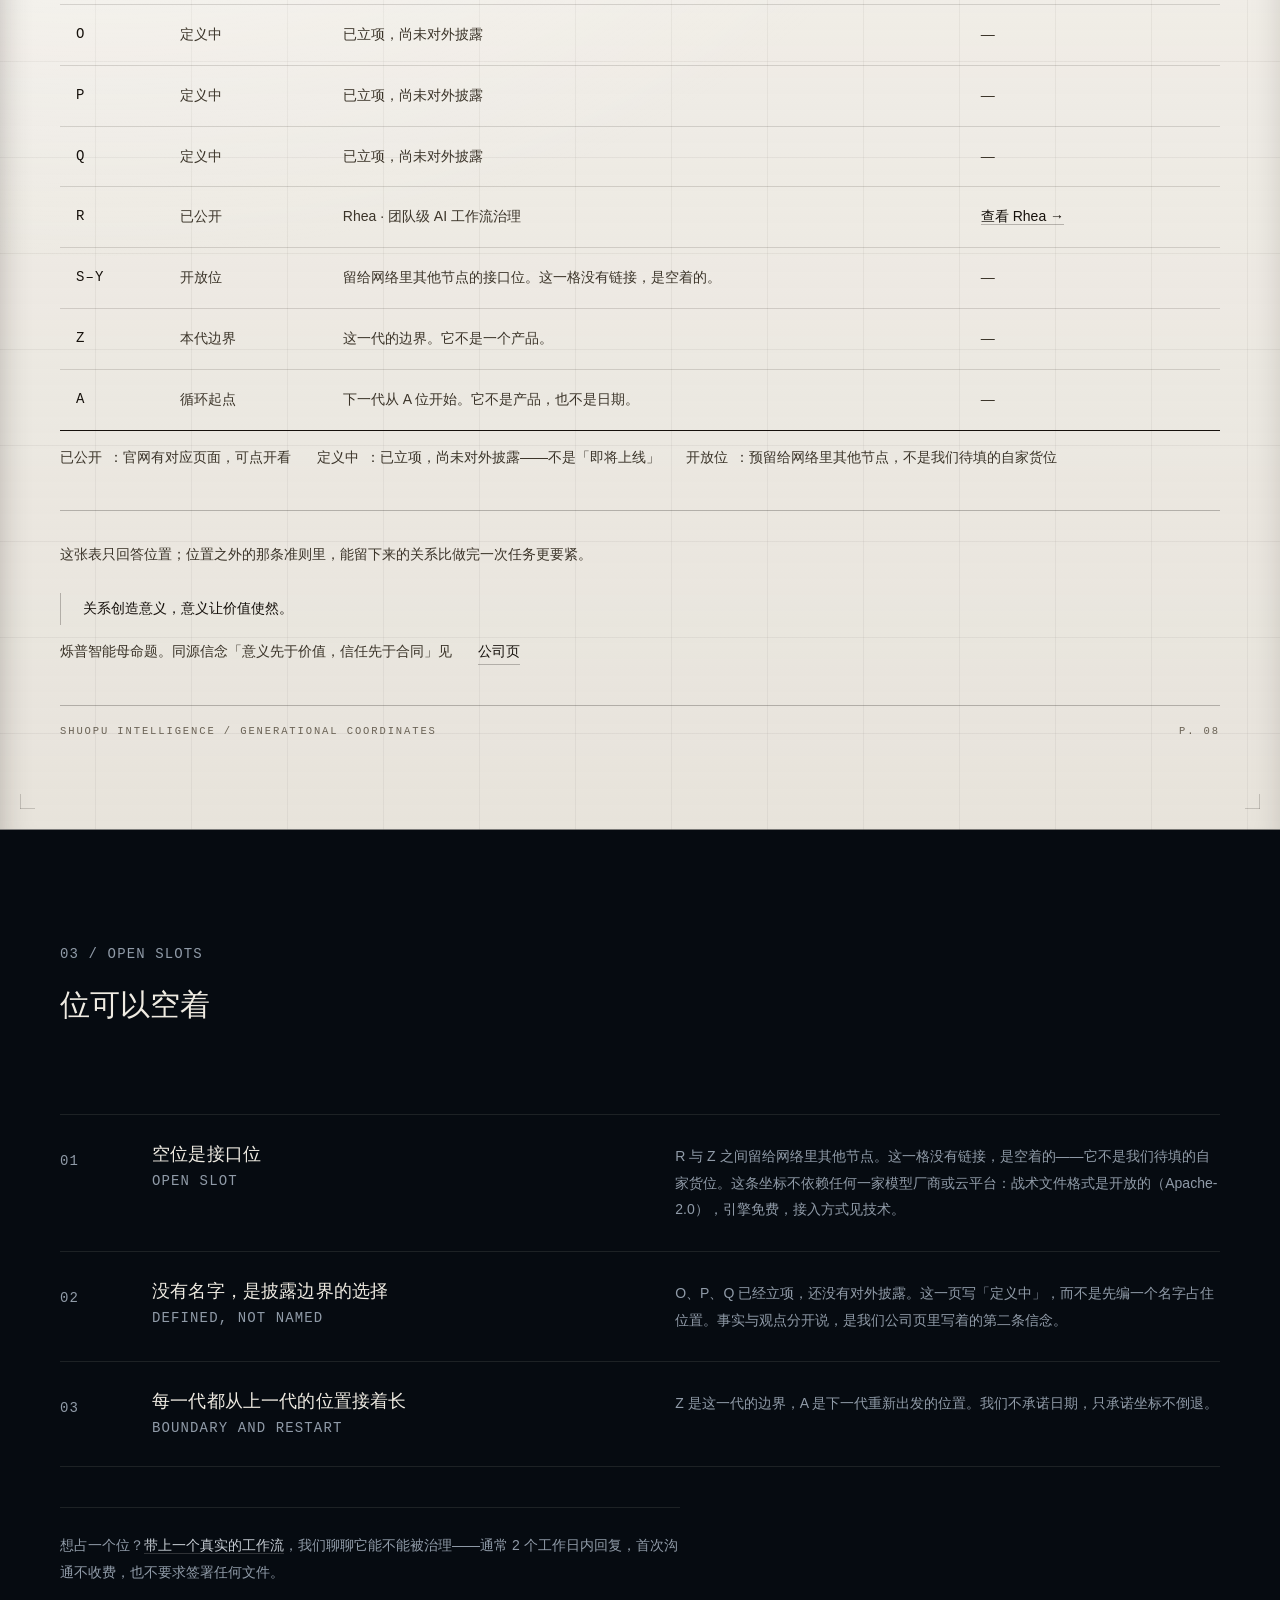
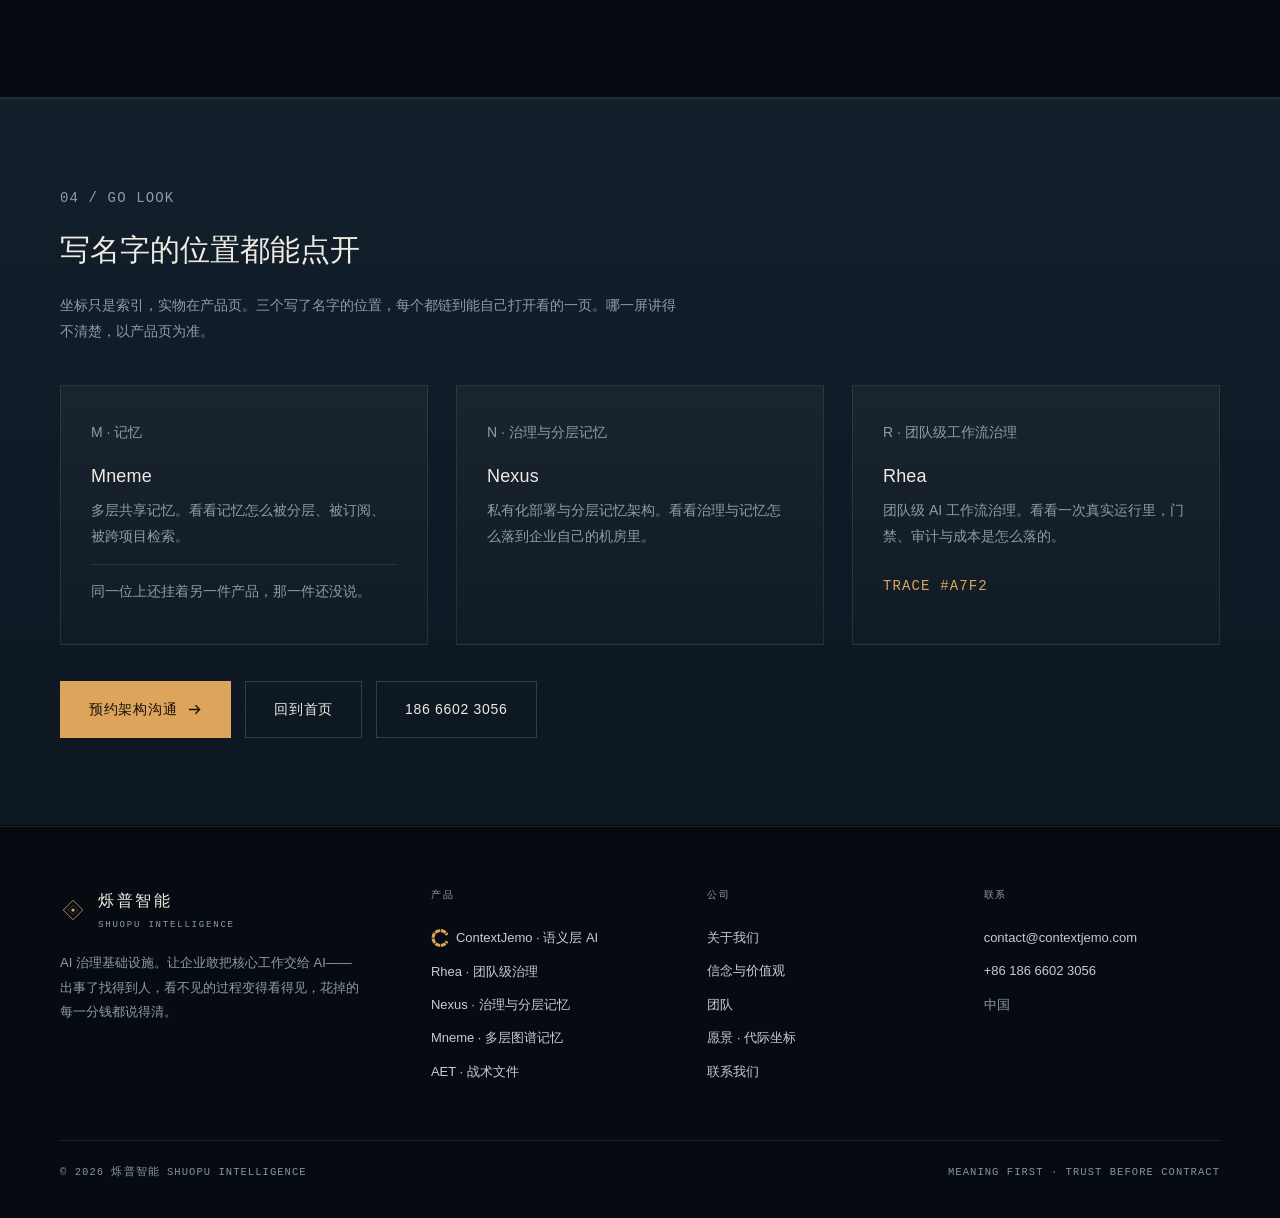
<file: vision.html>
<!DOCTYPE html>
<html lang="zh-CN">
<head>
<meta charset="UTF-8">
<meta name="viewport" content="width=device-width, initial-scale=1.0">
<title>愿景 · 烁普智能 | AI 治理基础设施</title>
<meta name="description" content="烁普智能的代际产品线坐标：从 M 位走到 Z 位，下一代从 A 位重新开始。写了名字的位置链到产品页，没写名字的留给网络里的其他节点。">
<meta name="theme-color" content="#060B11">
<link rel="stylesheet" href="assets/css/site.css">
<link rel="icon" href="data:image/svg+xml,%3Csvg xmlns='http://www.w3.org/2000/svg' viewBox='0 0 32 32'%3E%3Crect width='32' height='32' fill='%23060B11'/%3E%3Cpath d='M16 5 L27 16 L16 27 L5 16 Z' fill='none' stroke='%23DDA45C' stroke-width='1.2'/%3E%3Ccircle cx='16' cy='16' r='2.4' fill='%23DDA45C'/%3E%3C/svg%3E">
</head>
<body class="vision-page">

<a class="skip" href="#main">跳到主要内容</a>

<!-- ================= NAV（接入示范：第 6 项「愿景」，命名与位置与其余四页一致）================= -->
<header class="nav">
  <div class="wrap">
    <a class="brand" href="index.html" aria-label="烁普智能首页">
      <svg viewBox="0 0 32 32" fill="none" aria-hidden="true">
        <path d="M16 4 L28 16 L16 28 L4 16 Z" stroke="#DDA45C" stroke-width="1"/>
        <path d="M16 10 L22 16 L16 22 L10 16 Z" stroke="#DDA45C" stroke-width="0.8" opacity="0.45"/>
        <circle cx="16" cy="16" r="2" fill="#DDA45C"/>
      </svg>
      <span class="brand-name">烁普智能<span>SHUOPU INTELLIGENCE</span></span>
    </a>
    <nav class="nav-links" id="navLinks">
      <a class="cj-link" href="https://contextjemo.com/"><img class="cj-mark cj-mark--sm" src="assets/logo/cj-mark.svg" alt="">ContextJemo</a>
      <a href="rhea.html">Rhea</a>
      <a href="nexus.html">Nexus</a>
      <a href="index.html#mneme">Mneme</a>
      <a href="index.html#technology">技术</a>
      <a href="about.html">公司</a>
      <a href="vision.html" class="active" aria-current="page">愿景</a>
      <a class="nav-mobile-cta" href="about.html#contact">预约诊断 →</a>
    </nav>
    <a class="nav-cta" href="about.html#contact">预约诊断</a>
    <button class="burger" aria-label="菜单" aria-expanded="false"><span></span></button>
  </div>
</header>

<!-- ================= HERO ================= -->
<section class="phero">
  <div class="wrap">
    <h1 class="vision-title rv rv-d1">M 位到 Z 位，这条坐标不排满</h1>
    <p class="lead rv rv-d2" style="margin-top:22px">
      这是<span class="nw">烁普智能</span><span class="nw">产品线</span>的坐标。Z 是这一代的边界，下一代从 A 位重新开始。
      写了名字的位置链到能自己打开看的产品页；没写名字的位置，是还没到披露的时候；
      R 与 Z 之间的空位，留给网络里其他节点。
    </p>
    <div class="hero-actions rv rv-d3">
      <a class="btn btn--solid" href="#coords">看坐标册
        <svg viewBox="0 0 16 16" fill="none" stroke="currentColor" stroke-width="1.4" aria-hidden="true"><path d="M2 8h11M9 3.5 13.5 8 9 12.5"/></svg>
      </a>
      <a class="btn btn--ghost" href="#open">位为什么可以空着</a>
    </div>
  </div>
</section>

<main id="main" tabindex="-1">

<!-- ================= 01 一条线 ================= -->
<section class="section section--xl" id="line">
  <div class="wrap">
    <p class="vision-sec-mark rv">01 / The Line</p>
    <p class="lead rv rv-d1" style="margin:18px 0 0">
      标的是能力接力的方向：记忆在最底下，往上是治理与分层，落到能被人用起来的团队级工作流。
    </p>

    <div class="chain rv">
      <div class="flowline vision-line">
        <span class="vslot">M</span><span class="vstate"><a href="index.html#mneme"><span class="nw">Mneme</span></a></span><i>→</i>
        <span class="vslot">N</span><span class="vstate"><a href="nexus.html"><span class="nw">Nexus</span></a></span><i>→</i>
        <span class="vslot">O</span><span class="vslot">P</span><span class="vslot">Q</span><span class="vstate">定义中</span><i>→</i>
        <span class="vslot">R</span><span class="vstate"><a href="rhea.html"><span class="nw">Rhea</span></a></span><i>→</i>
        <span class="vslot vslot--open">S–Y</span><span class="vstate">开放位</span><i>→</i>
        <span class="vslot vslot--open">Z</span><span class="vstate">边界</span><i>→</i>
        <span class="vslot vslot--open">A</span><span class="vstate">起点</span><i>↺</i>
        <span class="vstate">下一代从 A 位重新开始</span>
      </div>
      <span class="small mono">ONE LINE / HEAD MEETS TAIL</span>
    </div>

    <div class="note rv mt-48">
      <strong>这跟首页那条线不是一回事。</strong>
      首页那条画的是钱怎么回流：Rhea 收现金与信任 → Nexus 变成行业服务 → Mneme 沉淀为资产。
      这一条画的是能力怎么接力：谁在最底、谁在上面、下一代从哪儿重新起。两条方向不同，别混读。
    </div>
  </div>
</section>

<!-- ================= 02 代号册 · 纸面段（本页唯一反相页）================= -->
<section class="section sheet vision-sheet" id="coords">
  <div class="wrap">
    <div class="sheet-head">
      <span>SHUOPU INTELLIGENCE / GENERATIONAL COORDINATES</span>
      <span class="sl">SHEET 08</span>
    </div>

    <h2 class="vision-h2 vision-h2--serif rv rv-d1" style="margin:18px 0 30px">写上名字的是三个位置</h2>

    <p class="vision-lede rv" style="margin:0 0 28px;max-width:620px">
      这一位上有两件产品，一件还没说。位不是产品：一个坐标位上可以挂着不止一件东西。
    </p>

    <div class="tbl-wrap rv">
      <table class="tbl vision-tbl">
        <caption class="sr-only">烁普智能代际坐标表：M 位 Mneme、N 位 Nexus、R 位 Rhea 已公开并链接到产品页，其中 M 位还挂着另一件尚未对外披露的产品；O、P、Q 为定义中；S 到 Y 为留给网络里其他节点的开放位；Z 为这一代的边界；A 为下一代起点。</caption>
        <thead>
          <tr>
            <th scope="col" style="width:9%">位</th>
            <th scope="col" style="width:14%">状态</th>
            <th scope="col">这个位置是什么</th>
            <th scope="col" style="width:22%">官网对应</th>
          </tr>
        </thead>
        <tbody>
          <tr>
            <td>M</td>
            <td><span class="v-tbl-label">状态</span>已公开</td>
            <td><span class="v-tbl-label">这个位置是什么</span><span class="nw">Mneme</span> · 多层共享记忆</td>
            <td><span class="v-tbl-label">官网对应</span><a href="index.html#mneme">查看 <span class="nw">Mneme</span> →</a></td>
          </tr>
          <tr>
            <td>N</td>
            <td><span class="v-tbl-label">状态</span>已公开</td>
            <td><span class="v-tbl-label">这个位置是什么</span><span class="nw">Nexus</span> · 治理与分层记忆</td>
            <td><span class="v-tbl-label">官网对应</span><a href="nexus.html">查看 <span class="nw">Nexus</span> →</a></td>
          </tr>
          <tr>
            <td>O</td>
            <td><span class="v-tbl-label">状态</span>定义中</td>
            <td><span class="v-tbl-label">这个位置是什么</span>已立项，尚未对外披露</td>
            <td class="no"><span class="v-tbl-label">官网对应</span>—</td>
          </tr>
          <tr>
            <td>P</td>
            <td><span class="v-tbl-label">状态</span>定义中</td>
            <td><span class="v-tbl-label">这个位置是什么</span>已立项，尚未对外披露</td>
            <td class="no"><span class="v-tbl-label">官网对应</span>—</td>
          </tr>
          <tr>
            <td>Q</td>
            <td><span class="v-tbl-label">状态</span>定义中</td>
            <td><span class="v-tbl-label">这个位置是什么</span>已立项，尚未对外披露</td>
            <td class="no"><span class="v-tbl-label">官网对应</span>—</td>
          </tr>
          <tr>
            <td>R</td>
            <td><span class="v-tbl-label">状态</span>已公开</td>
            <td><span class="v-tbl-label">这个位置是什么</span><span class="nw">Rhea</span> · 团队级 AI 工作流治理</td>
            <td><span class="v-tbl-label">官网对应</span><a href="rhea.html">查看 <span class="nw">Rhea</span> →</a></td>
          </tr>
          <tr>
            <td>S–Y</td>
            <td><span class="v-tbl-label">状态</span>开放位</td>
            <td><span class="v-tbl-label">这个位置是什么</span>留给网络里其他节点的接口位。这一格没有链接，是空着的。</td>
            <td class="no"><span class="v-tbl-label">官网对应</span>—</td>
          </tr>
          <tr>
            <td>Z</td>
            <td><span class="v-tbl-label">状态</span>本代边界</td>
            <td><span class="v-tbl-label">这个位置是什么</span>这一代的边界。它不是一个产品。</td>
            <td class="no"><span class="v-tbl-label">官网对应</span>—</td>
          </tr>
          <tr>
            <td>A</td>
            <td><span class="v-tbl-label">状态</span>循环起点</td>
            <td><span class="v-tbl-label">这个位置是什么</span>下一代从 A 位开始。它不是产品，也不是日期。</td>
            <td class="no"><span class="v-tbl-label">官网对应</span>—</td>
          </tr>
        </tbody>
      </table>
    </div>

    <div class="tbl-legend rv">
      <span><b>已公开</b>：官网有对应页面，可点开看</span>
      <span><b>定义中</b>：已立项，尚未对外披露——不是「即将上线」</span>
      <span><b>开放位</b>：预留给网络里其他节点，不是我们待填的自家货位</span>
    </div>

    <div class="hr" style="background:var(--paper-line-2);margin:40px 0 30px"></div>

    <p class="vision-bridge rv">
      这张表只回答位置；位置之外的那条准则里，能留下来的关系比做完一次任务更要紧。
    </p>

    <p class="vision-quote rv">关系创造意义，意义让价值使然。</p>
    <p class="tbl-legend rv" style="margin-top:14px">
      烁普智能母命题。同源信念「意义先于价值，信任先于合同」见
      <a href="about.html#belief" style="color:var(--paper-ink);border-bottom:1px solid var(--paper-line-2)">公司页</a>
    </p>

    <div class="folio">
      <span>SHUOPU INTELLIGENCE / GENERATIONAL COORDINATES</span>
      <span>P. 08</span>
    </div>
  </div>
</section>

<!-- ================= 03 开放位 ================= -->
<section class="section section--xl" id="open">
  <div class="wrap">
    <p class="vision-sec-mark rv">03 / Open Slots</p>
    <h2 class="vision-h2 rv rv-d1" style="margin:18px 0 22px">位可以空着</h2>
    <p class="rv rv-d2" style="font-size:14px;line-height:1.9;color:var(--muted);max-width:620px">
      一份坐标册上留着空白，通常被读成两种意思：还没做完，或者不想说。这里要把它改成第三种。
    </p>

    <div class="flist" style="margin-top:40px">
      <div class="fitem rv">
        <span class="n">01</span>
        <h3>空位是接口位<small>Open Slot</small></h3>
        <p>R 与 Z 之间留给网络里其他节点。这一格没有链接，是空着的——它不是我们待填的自家货位。这条坐标不依赖任何一家模型厂商或云平台：战术文件格式是开放的（Apache-2.0），引擎免费，接入方式见<a href="index.html#technology">技术</a>。</p>
      </div>
      <div class="fitem rv">
        <span class="n">02</span>
        <h3>没有名字，是披露边界的选择<small>Defined, Not Named</small></h3>
        <p>O、P、Q 已经立项，还没有对外披露。这一页写「定义中」，而不是先编一个名字占住位置。<span class="nw">事实与观点分开说</span>，是我们公司页里写着的第二条信念。</p>
      </div>
      <div class="fitem rv">
        <span class="n">03</span>
        <h3>每一代都从上一代的位置接着长<small>Boundary and Restart</small></h3>
        <p>Z 是这一代的边界，A 是下一代重新出发的位置。我们不承诺日期，只承诺坐标不倒退。</p>
      </div>
    </div>

    <!-- P1-1：把「接口位」兑现成一条真实路径。
         承诺逐字取自站内 about.html:270（#contact 区块已有文案），不新造 SLA、不新造受理流程。 -->
    <p class="vision-next rv" style="margin-top:40px">
      想占一个位？<a href="about.html#contact">带上一个真实的工作流</a>，我们聊聊它能不能被治理——通常 2 个工作日内回复，首次沟通不收费，也不要求签署任何文件。
    </p>
  </div>
</section>

<!-- ================= 04 出口 ================= -->
<section class="section bg-2 section--line">
  <div class="wrap">
    <p class="vision-sec-mark rv">04 / Go Look</p>
    <h2 class="vision-h2 rv rv-d1" style="margin:18px 0 22px">写名字的位置都能点开</h2>
    <p class="rv rv-d2" style="font-size:14px;line-height:1.9;color:var(--muted);max-width:620px">
      坐标只是索引，实物在产品页。三个写了名字的位置，每个都链到能自己打开看的一页。哪一屏讲得不清楚，以产品页为准。
    </p>

    <div class="grid g3" style="margin-top:40px">
      <!-- 卡容器用 div，内层 a 只包主要内容：HTML 不允许 a 嵌套 a，
           原写法会让解析器提前闭合外层 a，产出一张无名称空卡。
           点击热区由 .card-main::after 铺满整卡。 -->
      <div class="card rv">
        <a class="card-main" href="index.html#mneme">
          <span class="idx">M · 记忆</span>
          <h3><span class="nw">Mneme</span></h3>
          <p>多层共享记忆。看看记忆怎么被分层、被订阅、被跨项目检索。</p>
        </a>
        <p class="card-note">同一位上还挂着另一件产品，那一件还没说。</p>
      </div>
      <div class="card rv rv-d1">
        <a class="card-main" href="nexus.html">
          <span class="idx">N · 治理与分层记忆</span>
          <h3><span class="nw">Nexus</span></h3>
          <p>私有化部署与分层记忆架构。看看治理与记忆怎么落到企业自己的机房里。</p>
        </a>
      </div>
      <div class="card rv rv-d2">
        <a class="card-main" href="rhea.html">
          <span class="idx">R · 团队级工作流治理</span>
          <h3><span class="nw">Rhea</span></h3>
          <p>团队级 AI 工作流治理。看看一次真实运行里，门禁、审计与成本是怎么落的。</p>
        </a>
        <p class="trace" style="margin-top:14px"><a href="rhea.html#assets">TRACE #A7F2</a></p>
      </div>
    </div>

    <div class="hero-actions rv mt-48">
      <a class="btn btn--solid" href="mailto:contact@contextjemo.com">预约架构沟通
        <svg viewBox="0 0 16 16" fill="none" stroke="currentColor" stroke-width="1.4" aria-hidden="true"><path d="M2 8h11M9 3.5 13.5 8 9 12.5"/></svg>
      </a>
      <a class="btn btn--ghost" href="index.html">回到首页</a>
      <a class="btn btn--ghost" href="tel:18666023056">186 6602 3056</a>
    </div>
  </div>
</section>

</main>

<!-- ================= FOOTER ================= -->
<footer class="footer">
  <div class="wrap">
    <div class="foot-top">
      <div class="foot-brand">
        <a class="brand" href="index.html">
          <svg viewBox="0 0 32 32" fill="none" aria-hidden="true">
            <path d="M16 4 L28 16 L16 28 L4 16 Z" stroke="#DDA45C" stroke-width="1"/>
            <path d="M16 10 L22 16 L16 22 L10 16 Z" stroke="#DDA45C" stroke-width="0.8" opacity="0.45"/>
            <circle cx="16" cy="16" r="2" fill="#DDA45C"/>
          </svg>
          <span class="brand-name">烁普智能<span>SHUOPU INTELLIGENCE</span></span>
        </a>
        <p>AI 治理基础设施。让企业敢把核心工作交给 AI——出事了找得到人，看不见的过程变得看得见，花掉的每一分钱都说得清。</p>
      </div>
      <div class="foot-col">
        <h5>产品</h5>
        <a class="cj-link" href="https://contextjemo.com/"><img class="cj-mark cj-mark--sm" src="assets/logo/cj-mark.svg" alt="">ContextJemo · 语义层 AI</a>
        <a href="rhea.html">Rhea · 团队级治理</a>
        <a href="nexus.html">Nexus · 治理与分层记忆</a>
        <a href="index.html#mneme">Mneme · 多层图谱记忆</a>
        <a href="index.html#technology">AET · 战术文件</a>
      </div>
      <div class="foot-col">
        <h5>公司</h5>
        <a href="about.html">关于我们</a>
        <a href="about.html#belief">信念与价值观</a>
        <a href="index.html#team">团队</a>
        <a href="vision.html">愿景 · 代际坐标</a>
        <a href="about.html#contact">联系我们</a>
      </div>
      <div class="foot-col">
        <h5>联系</h5>
        <a href="mailto:contact@contextjemo.com">contact@contextjemo.com</a>
        <a href="tel:18666023056">+86 186 6602 3056</a>
        <span style="color:var(--muted)">中国</span>
      </div>
    </div>
    <div class="foot-bot">
      <span>© 2026 烁普智能 SHUOPU INTELLIGENCE</span>
      <span>MEANING FIRST · TRUST BEFORE CONTRACT</span>
    </div>
  </div>
</footer>

<script src="assets/js/site.js"></script>
</body>
</html>
</file>
<file: assets/css/site.css>
/* ==========================================================================
   烁普智能 · SHUOPU INTELLIGENCE
   Design system — dark editorial / infrastructure

   三层明度（这是全站"翻页感"的地基）：
     01 深场   --ink-0      连续阅读的地面
     02 抬升面 --bg-2       带顶边高光与技术线的"面板"，比地面亮一档
     03 纸面   --.sheet     米白反相页，每页最多 1 处，像从黑册子里翻出的一页装订报告

   章节垂直节奏三档：--rh-1 112（开章）/ --rh-2 88（常规）/ --rh-3 64（续写）
   ========================================================================== */

:root {
  /* ---- 明度阶梯 ---- */
  --ink-0: #060B11;          /* 深场 */
  --ink-1: #0E1A25;          /* 抬升面（.bg-2 渐变落点） */
  --ink-1h: #131F2B;         /* 抬升面渐变起点 */
  --ink-1b: #0C1722;         /* 抬升面渐变终点 */
  --ink-2: #16232F;          /* 面板内再抬一层（hover / 子块） */
  --ink-3: #1D2C3A;
  --ink-console: #070E15;

  /* ---- 文字（深场）---- */
  --text: #EFEBE2;
  --text-2: #C6CCD3;
  --muted: #909BA8;          /* 正文小字 6.9:1 on ink-0 */
  --muted-2: #86929F;        /* 弱化但仍达 AA（表格"不具备"列） */

  /* ---- 线 ---- */
  --line: rgba(232, 228, 218, 0.10);
  --line-2: rgba(232, 228, 218, 0.18);
  --line-3: rgba(232, 228, 218, 0.26);

  /* ---- 强调 ---- */
  --amber: #DDA45C;
  --amber-2: #F0C48A;
  --amber-dim: rgba(221, 164, 92, 0.14);
  --teal: #7FB3AB;
  --violet: #A6A0CF;

  /* ---- 纸面（反相页）---- */
  --paper: #EFEBE3;
  --paper-2: #E8E3D9;
  --paper-ink: #16110C;      /* 15.9:1 */
  --paper-ink-2: #3B3429;    /* 10.3:1 */
  --paper-ink-3: #6A6255;    /* 5.1:1 */
  --paper-line: rgba(22, 17, 12, 0.14);
  --paper-line-2: rgba(22, 17, 12, 0.26);
  --paper-grid: rgba(22, 17, 12, 0.05);
  --paper-mark: rgba(22, 17, 12, 0.32);
  --paper-edge: rgba(255, 253, 248, 0.9);
  --paper-amber: #7E5119;    /* 5.7:1 on paper, 5.1:1 on 赭色底 */
  --paper-amber-2: #5F3C10;
  --paper-teal: #2C645E;     /* 5.6:1 */
  --paper-violet: #4F4A87;

  /* ---- 字体 ---- */
  --sans: "Inter", -apple-system, BlinkMacSystemFont, "Segoe UI", "PingFang SC",
    "Hiragino Sans GB", "Microsoft YaHei", "Source Han Sans SC", "Noto Sans CJK SC",
    sans-serif;
  --serif: "Songti SC", "Source Han Serif SC", "Noto Serif CJK SC", "Noto Serif SC",
    "STSong", "SimSun", Georgia, serif;
  --mono: "SF Mono", "JetBrains Mono", "IBM Plex Mono", Menlo, Consolas, monospace;

  /* ---- 尺度 ---- */
  --w: 1240px;
  --pad: 40px;
  --nav-h: 76px;

  /* ---- 章节节奏 ---- */
  --rh-1: 112px;
  --rh-2: 88px;
  --rh-3: 64px;

/* 字阶（vision 页引入，随全站字阶体系演进） */
  --fs-display-sans: clamp(34px, 4.6vw, 58px);
  --fs-h2-sans: 30px;
  --fs-body: 14px;
  --fs-label-mono: 12px;

  /* ---- 动效 ---- */
  --ease: cubic-bezier(0.22, 0.61, 0.36, 1);
  --t-fast: 0.24s;
  --t-mid: 0.4s;
  --rv: 0.7s;
}

* { margin: 0; padding: 0; box-sizing: border-box; }

html {
  scroll-behavior: smooth;
  scroll-padding-top: calc(var(--nav-h) + 20px);
  -webkit-text-size-adjust: 100%;
}

body {
  background: var(--ink-0);
  color: var(--text);
  font-family: var(--sans);
  font-size: 15px;
  line-height: 1.8;
  font-weight: 400;
  text-rendering: optimizeLegibility;
  overflow-x: clip;
}

::selection { background: var(--amber); color: #0A121B; }
.sheet ::selection { background: var(--paper-amber); color: var(--paper); }

a { color: inherit; text-decoration: none; }
img, svg { display: block; max-width: 100%; }
ul { list-style: none; }
button { font: inherit; color: inherit; }

/* ---------- 键盘可达性底座 ---------- */
:focus { outline: none; }
:focus-visible {
  outline: 2px solid var(--amber);
  outline-offset: 3px;
}
.sheet :focus-visible { outline-color: var(--paper-amber); }
a:focus-visible,
button:focus-visible,
.pcard:focus-visible,
.gate:focus-visible {
  outline: 2px solid var(--amber);
  outline-offset: 3px;
}
.sheet a:focus-visible,
.sheet button:focus-visible { outline-color: var(--paper-amber); }

.skip {
  position: fixed;
  top: 10px; left: 10px;
  z-index: 300;
  padding: 10px 16px;
  background: var(--amber);
  color: #14100A;
  font-size: 13px;
  font-weight: 500;
  transform: translateY(-160%);
  transition: transform var(--t-fast) var(--ease);
}
.skip:focus-visible { transform: none; }

.sr-only {
  position: absolute;
  width: 1px; height: 1px;
  padding: 0; margin: -1px;
  overflow: hidden;
  clip: rect(0 0 0 0);
  white-space: nowrap;
  border: 0;
}

/* ---------- layout ---------- */
.wrap { max-width: var(--w); margin: 0 auto; padding: 0 var(--pad); }

.section { padding: var(--rh-2) 0; position: relative; }
.section--xl { padding: var(--rh-1) 0; }
.section--tight { padding: var(--rh-3) 0; }
.section--line { border-top: 1px solid var(--line); }

.bg-1 { background: var(--ink-0); }

/* 抬升面：不是"另一个底色"，是"叠在场地之上的一张板" */
.bg-2 {
  background:
    linear-gradient(180deg, var(--ink-1h) 0%, var(--ink-1) 58%, var(--ink-1b) 100%);
  box-shadow:
    inset 0 1px 0 rgba(232, 228, 218, 0.07),
    inset 0 -1px 0 rgba(0, 0, 0, 0.5);
}

.bg-3 { background: linear-gradient(180deg, var(--ink-1), var(--ink-0)); }

.grid { display: grid; gap: 28px; }
.g2 { grid-template-columns: repeat(2, 1fr); }
.g3 { grid-template-columns: repeat(3, 1fr); }
.g4 { grid-template-columns: repeat(4, 1fr); }
.gap-1 { gap: 1px; background: var(--line); border: 1px solid var(--line); }

/* 间距工具类：所有竖向留白从这里取，不再写内联魔法数 */
.mt-16 { margin-top: 16px; }
.mt-24 { margin-top: 24px; }
.mt-32 { margin-top: 32px; }
.mt-40 { margin-top: 40px; }
.mt-48 { margin-top: 48px; }
.mt-56 { margin-top: 56px; }
.mt-64 { margin-top: 64px; }
.mt-72 { margin-top: 72px; }
.mb-16 { margin-bottom: 16px; }
.mb-24 { margin-bottom: 24px; }
.g3--tight { gap: 18px; }
.tbl-wrap { overflow-x: auto; -webkit-overflow-scrolling: touch; }
/* 只有真的溢出才遮右侧（mask 不随内容滚动，不会漂）；不可滚就别装可滚 */
.tbl-wrap.is-scrollable {
  -webkit-mask-image: linear-gradient(90deg, #000 calc(100% - 32px), transparent);
  mask-image: linear-gradient(90deg, #000 calc(100% - 32px), transparent);
}
.tbl-wrap.is-scrollable.at-end {
  -webkit-mask-image: none;
  mask-image: none;
}
.tbl--wide { min-width: 720px; }
.note--row { display: flex; gap: 14px; align-items: center; flex-wrap: wrap; }
.eyebrow--c { justify-content: center; }
.br-d { display: inline; }
.dlbl { margin-left: 8px; }
.col-62 { max-width: 620px; }

/* ---------- type ---------- */
.eyebrow {
  font-family: var(--sans);
  font-size: 11px;
  letter-spacing: 0.2em;
  text-transform: uppercase;
  color: var(--amber);
  display: flex;
  align-items: center;
  gap: 14px;
  font-weight: 500;
  flex-wrap: wrap;
  line-height: 1.9;
}
.eyebrow::before {
  content: "";
  width: 26px;
  height: 1px;
  background: var(--amber);
  opacity: 0.75;
  flex: none;
}
.eyebrow--plain::before { display: none; }

h1, h2, h3, h4 { font-weight: 400; line-height: 1.28; letter-spacing: 0.01em; }
.h-display, .h1, .h2, h3, .h3, .lede .statement { text-wrap: balance; }

.h-display {
  font-family: var(--serif);
  font-size: clamp(38px, 5.1vw, 68px);
  line-height: 1.18;
  letter-spacing: 0.01em;
  font-weight: 400;
}
.h1 { font-family: var(--serif); font-size: clamp(30px, 3.9vw, 48px); line-height: 1.26; }
.h2 { font-family: var(--serif); font-size: clamp(25px, 2.9vw, 36px); line-height: 1.3; }
.h3 { font-size: 19px; line-height: 1.55; font-weight: 500; letter-spacing: 0.01em; }
.h4 { font-size: 15px; font-weight: 500; letter-spacing: 0.02em; }
.h2-sm { font-size: clamp(23px, 2.4vw, 30px); }
.stat--sm .num { font-size: 26px; }
.g2--wide { gap: 60px; }
.g3--mid { gap: 20px; }

.accent { color: var(--amber); }
.dim { color: var(--muted); }

.lead {
  font-size: 17.5px;
  line-height: 1.9;
  color: var(--text-2);
  font-weight: 400;
}
.small { font-size: 13.5px; line-height: 1.8; color: var(--muted); }
.body-sm { font-size: 14.5px; line-height: 1.9; color: var(--muted); }
.mono { font-family: var(--mono); font-variant-numeric: tabular-nums; }

/* ---------- nav ---------- */
.nav {
  position: fixed;
  inset: 0 0 auto 0;
  z-index: 100;
  height: var(--nav-h);
  display: flex;
  align-items: center;
  transition: background var(--t-mid) var(--ease), border-color var(--t-mid) var(--ease);
  border-bottom: 1px solid transparent;
}
.nav.scrolled {
  background: rgba(6, 11, 17, 0.86);
  backdrop-filter: blur(18px) saturate(140%);
  -webkit-backdrop-filter: blur(18px) saturate(140%);
  border-bottom-color: var(--line);
}
.nav .wrap { display: flex; align-items: center; justify-content: space-between; width: 100%; }

.brand { display: flex; align-items: center; gap: 12px; }
.brand svg { width: 26px; height: 26px; flex: none; }
/* ContextJemo 分段 C 标记 · 官网产品入口（导航 / 页脚） */
img.cj-mark--sm { width: 18px; height: 18px; flex: none; object-fit: contain; }
.brand-name {
  font-size: 16px;
  letter-spacing: 0.16em;
  font-weight: 500;
}
.brand-name span {
  font-family: var(--mono);
  font-size: 9px;
  letter-spacing: 0.2em;
  color: var(--muted);
  display: block;
  margin-top: 1px;
  font-weight: 400;
}

.nav-links { display: flex; align-items: center; gap: 36px; }
.nav-links a {
  font-size: 13.5px;
  color: var(--text-2);
  letter-spacing: 0.05em;
  position: relative;
  padding: 4px 0;
  transition: color var(--t-fast);
}
.nav-links a::after {
  content: "";
  position: absolute;
  left: 0; bottom: 0;
  width: 0; height: 1px;
  background: var(--amber);
  transition: width 0.35s var(--ease);
}
.nav-links a:hover,
.nav-links a:focus-visible { color: var(--text); }
.nav-links a:hover::after,
.nav-links a:focus-visible::after,
.nav-links a.active::after { width: 100%; }
.nav-links a.active { color: var(--text); }
.nav-mobile-cta { display: none; }

.nav-cta {
  font-size: 12px;
  letter-spacing: 0.12em;
  border: 1px solid var(--line-2);
  padding: 11px 20px;
  color: var(--text);
  transition: color var(--t-fast) var(--ease), border-color var(--t-fast) var(--ease),
    background var(--t-fast) var(--ease);
  white-space: nowrap;
}
.nav-cta:hover,
.nav-cta:focus-visible {
  border-color: var(--amber);
  color: var(--amber-2);
  background: var(--amber-dim);
}

.burger {
  display: none;
  width: 44px; height: 44px;
  align-items: center;
  justify-content: center;
  background: none;
  border: 1px solid var(--line-2);
  cursor: pointer;
}
.burger span {
  display: block;
  width: 16px; height: 1px;
  background: var(--text);
  position: relative;
}
.burger span::before, .burger span::after {
  content: ""; position: absolute; left: 0;
  width: 16px; height: 1px; background: var(--text);
}
.burger span::before { top: -5px; }
.burger span::after { top: 5px; }

/* ---------- hero ---------- */
.hero {
  position: relative;
  padding: calc(var(--nav-h) + 58px) 0 56px;
  min-height: 88svh;
  display: flex;
  align-items: center;
  overflow: hidden;
}
.hero > .wrap { width: 100%; }
.hero::before {
  content: "";
  position: absolute;
  inset: 0;
  background-image:
    linear-gradient(rgba(232, 228, 218, 0.035) 1px, transparent 1px),
    linear-gradient(90deg, rgba(232, 228, 218, 0.035) 1px, transparent 1px);
  background-size: 88px 88px;
  mask-image: radial-gradient(ellipse 80% 60% at 60% 30%, #000 0%, transparent 78%);
  -webkit-mask-image: radial-gradient(ellipse 80% 60% at 60% 30%, #000 0%, transparent 78%);
  pointer-events: none;
}
.hero::after {
  content: "";
  position: absolute;
  top: -22%; right: -12%;
  width: 820px; height: 820px;
  background: radial-gradient(circle, rgba(221, 164, 92, 0.12) 0%, transparent 62%);
  pointer-events: none;
}

.hero-grid {
  position: relative;
  z-index: 2;
  display: grid;
  grid-template-columns: 1.04fr 0.96fr;
  gap: 56px;
  align-items: center;
}
.hero h1 { margin: 24px 0 24px; }
.hero-sub {
  font-size: 16.5px;
  line-height: 1.92;
  color: var(--text-2);
  max-width: 520px;
}
.hero-actions { display: flex; gap: 14px; margin-top: 36px; flex-wrap: wrap; }

/* hero 证据条：只用站内已有事实，四个格子，不吹 */
.evidence {
  position: relative;
  z-index: 2;
  margin-top: 52px;
  display: grid;
  grid-template-columns: repeat(4, 1fr);
  border-top: 1px solid var(--line-2);
}
.evidence li {
  padding: 18px 24px 0 0;
  border-right: 1px solid var(--line);
}
.evidence li:last-child { border-right: 0; }
.evidence li + li { padding-left: 24px; }
.evidence .e-k {
  display: block;
  font-family: var(--mono);
  font-size: 10.5px;
  letter-spacing: 0.18em;
  text-transform: uppercase;
  color: var(--muted);
}
.evidence .e-v {
  display: block;
  font-size: 14px;
  letter-spacing: 0.02em;
  color: var(--text);
  margin-top: 6px;
}

.btn {
  display: inline-flex;
  align-items: center;
  gap: 10px;
  padding: 15px 28px;
  font-size: 14px;
  letter-spacing: 0.05em;
  border: 1px solid var(--line-2);
  transition: color var(--t-mid) var(--ease), border-color var(--t-mid) var(--ease),
    background var(--t-mid) var(--ease), transform var(--t-fast) var(--ease);
  cursor: pointer;
  background: none;
  color: var(--text);
  font-family: var(--sans);
  font-weight: 400;
}
.btn svg { width: 15px; height: 15px; transition: transform var(--t-mid) var(--ease); }
.btn:hover svg,
.btn:focus-visible svg { transform: translateX(4px); }
.btn--solid {
  background: var(--amber);
  border-color: var(--amber);
  color: #14100A;
  font-weight: 500;
}
.btn--solid:hover,
.btn--solid:focus-visible { background: var(--amber-2); border-color: var(--amber-2); }
.btn--ghost:hover,
.btn--ghost:focus-visible {
  border-color: var(--amber);
  color: var(--amber-2);
  background: rgba(221, 164, 92, 0.07);
}

/* hero visual */
.hero-visual { position: relative; }
.hero-visual svg { width: 100%; height: auto; }
.hero-visual--m { display: none; }

/* ---------- section header（非对称：标题 1.3 / 说明 0.7，底对齐）---------- */
.sec-head {
  display: grid;
  grid-template-columns: 1.3fr 0.7fr;
  gap: 40px 56px;
  align-items: end;
  margin-bottom: 56px;
}
.sec-head .h1,
.sec-head .h2 { margin-top: 18px; }
.sec-head > p {
  color: var(--muted);
  font-size: 14.5px;
  line-height: 1.9;
  max-width: 400px;
  justify-self: end;
}
.sec-head > p::before {
  content: "";
  display: block;
  width: 28px;
  height: 1px;
  background: var(--line-2);
  margin-bottom: 18px;
}
.sec-head--center { grid-template-columns: 1fr; text-align: center; justify-items: center; }
.sec-head--center .eyebrow { justify-content: center; }
.sec-head--center > p { justify-self: center; margin-top: 18px; }
.sec-head--center > p::before { margin-left: auto; margin-right: auto; }

/* ---------- 全宽单栏陈述段（眼睛的"落点"）---------- */
.lede {
  border-top: 1px solid var(--line);
  padding: var(--rh-1) 0;
  position: relative;
  background: linear-gradient(180deg, rgba(232, 228, 218, 0.02), rgba(232, 228, 218, 0) 55%);
}
.lede .statement {
  font-family: var(--serif);
  font-size: clamp(28px, 4.4vw, 56px);
  line-height: 1.36;
  letter-spacing: 0.01em;
  max-width: 20em;
}
.lede .statement--long { font-size: clamp(24px, 3.3vw, 44px); max-width: 24em; }
.lede-note {
  margin-top: 36px;
  max-width: 560px;
  padding-left: 22px;
  border-left: 1px solid var(--amber);
  font-size: 14px;
  line-height: 1.9;
  color: var(--muted);
}

.statement {
  font-family: var(--serif);
  font-size: clamp(24px, 3.2vw, 40px);
  line-height: 1.45;
  letter-spacing: 0.01em;
  max-width: 900px;
}
.statement .accent { border-bottom: 1px solid rgba(221, 164, 92, 0.45); padding-bottom: 2px; }

.pull {
  border-left: 1px solid var(--amber);
  padding: 6px 0 6px 26px;
  font-family: var(--serif);
  font-size: 22px;
  line-height: 1.7;
  color: var(--text-2);
}

/* ---------- cards ---------- */
.card {
  background: linear-gradient(180deg, rgba(232, 228, 218, 0.045), rgba(232, 228, 218, 0.012));
  border: 1px solid var(--line);
  padding: 34px 30px;
  position: relative;
  transition: border-color var(--t-mid) var(--ease), background var(--t-mid) var(--ease);
}
.card:hover {
  border-color: rgba(221, 164, 92, 0.34);
  background: linear-gradient(180deg, rgba(221, 164, 92, 0.065), rgba(232, 228, 218, 0.012));
}
.card .idx {
  font-family: var(--mono);
  font-size: 10.5px;
  letter-spacing: 0.16em;
  color: var(--amber);
  display: block;
  margin-bottom: 20px;
}
.card h3 { font-size: 18px; font-weight: 500; margin-bottom: 10px; letter-spacing: 0.01em; }
.card p { font-size: 14px; line-height: 1.85; color: var(--muted); }
.card--plain { background: none; }
.card--plain:hover { background: rgba(232, 228, 218, 0.022); }
.card--sm { padding: 24px 20px; }
.card--sm h3 { font-size: 16px; }
/* 顾问卡片：无边框，靠留白与标题分层 */
.advisor { border: 0; padding: 26px 0 0; }
.advisor h3 { font-size: 16px; }

/* 2026-11-07：外部学术顾问降一档视觉权重。
   只用 opacity / 字号，不引用任何颜色变量 —— 浅色与深色主题都自动成立。 */
.advisor--quiet { opacity: 0.74; }
.advisor--quiet h3 { font-size: 14px; }
.advisor--quiet .idx { font-size: 10px; }
.advisor--quiet p { font-size: 13px; line-height: 1.7; }
.person--quiet { opacity: 0.78; }
.person--quiet .nm { font-size: 15px; }

/* stat */
.stat { padding: 26px 0; border-top: 1px solid var(--line); }
.stat .num {
  font-family: var(--mono);
  font-size: 40px;
  letter-spacing: -0.02em;
  line-height: 1.05;
  color: var(--text);
  font-weight: 400;
}
.stat .num em { font-style: normal; color: var(--amber); font-size: 20px; }
.stat .lbl { font-size: 13px; color: var(--muted); margin-top: 10px; letter-spacing: 0.03em; }

/* ---------- product cards：主次分明 ---------- */
.pcards {
  display: grid;
  grid-template-columns: 1.36fr 1fr 1fr;
  gap: 0;
  align-items: stretch;
}
.pcard {
  --ac: var(--amber);
  background: var(--ink-0);
  border: 1px solid var(--line);
  padding: 40px 32px 34px;
  display: flex;
  flex-direction: column;
  min-height: 400px;
  position: relative;
  overflow: hidden;
  transition: background var(--t-mid) var(--ease), border-color var(--t-mid) var(--ease),
    transform var(--t-mid) var(--ease), box-shadow var(--t-mid) var(--ease);
  z-index: 1;
}
.pcard + .pcard { border-left: 0; }
.pcard::before {
  content: "";
  position: absolute;
  inset: 0 0 auto 0;
  height: 1px;
  background: var(--ac);
  opacity: 0.9;
  transition: opacity var(--t-mid) var(--ease), height var(--t-mid) var(--ease);
}
.pcard:hover,
.pcard:focus-visible {
  background: var(--ink-1);
  border-color: rgba(232, 228, 218, 0.2);
  transform: translateY(-5px);
  box-shadow: 0 26px 50px -30px rgba(0, 0, 0, 0.9);
  z-index: 3;
}
.pcard:hover::before,
.pcard:focus-visible::before { opacity: 1; height: 2px; }

.pcard--lead {
  background: linear-gradient(180deg, rgba(221, 164, 92, 0.055), rgba(232, 228, 218, 0.012));
  padding: 48px 38px 40px;
}
.pcard--lead:hover,
.pcard--lead:focus-visible {
  background: linear-gradient(180deg, rgba(221, 164, 92, 0.1), rgba(232, 228, 218, 0.018));
}
.accent-teal { --ac: var(--teal); }
.accent-violet { --ac: var(--violet); }

.pcard .tag {
  font-family: var(--mono);
  font-size: 10.5px;
  letter-spacing: 0.18em;
  text-transform: uppercase;
  color: var(--muted);
}
.pcard .pname {
  font-family: var(--serif);
  font-size: 32px;
  letter-spacing: 0.04em;
  margin: 16px 0 6px;
  line-height: 1.1;
}
.pcard--lead .pname { font-size: 40px; }
.pcard .prole { font-size: 13.5px; color: var(--ac); letter-spacing: 0.04em; }
.pcard p { font-size: 14px; color: var(--muted); line-height: 1.85; margin: 20px 0 24px; flex: 1; }
.pcard .chips { margin-bottom: 26px; }
.pcard-cta { align-self: flex-start; font-size: 13.5px; padding: 13px 22px; }
.pcard .go {
  font-size: 13px;
  letter-spacing: 0.08em;
  color: var(--text-2);
  display: flex; align-items: center; gap: 10px;
  transition: color var(--t-fast), gap 0.3s var(--ease);
}
.pcard:hover .go,
.pcard:focus-visible .go { color: var(--amber-2); gap: 16px; }
.pcard .glyph {
  position: absolute;
  right: -30px; bottom: -30px;
  width: 190px; height: 190px;
  opacity: 0.14;
  transition: opacity var(--t-mid), transform 0.8s var(--ease);
  pointer-events: none;
}
.pcard:hover .glyph,
.pcard:focus-visible .glyph { opacity: 0.32; transform: rotate(8deg) scale(1.04); }

/* 产品链 */
.chain {
  margin-top: 40px;
  display: flex;
  justify-content: space-between;
  align-items: center;
  gap: 24px;
  flex-wrap: wrap;
  border-top: 1px solid var(--line);
  padding-top: 24px;
}

/* ---------- feature list ---------- */
.flist { display: grid; gap: 0; }
.fitem {
  display: grid;
  grid-template-columns: 64px 1fr 1.1fr;
  gap: 28px;
  padding: 28px 0;
  border-top: 1px solid var(--line);
  align-items: start;
}
.fitem:last-child { border-bottom: 1px solid var(--line); }
.fitem .n {
  font-family: var(--mono);
  font-size: 11px;
  color: var(--amber);
  letter-spacing: 0.14em;
  padding-top: 6px;
}
.fitem h3 { font-size: 18px; font-weight: 500; }
.fitem h3 small {
  display: block;
  font-family: var(--mono);
  font-size: 10px;
  letter-spacing: 0.16em;
  color: var(--muted);
  margin-top: 7px;
  text-transform: uppercase;
  font-weight: 400;
}
.fitem p { font-size: 14px; color: var(--muted); line-height: 1.9; }

.flist--stack .fitem { grid-template-columns: 40px 1fr; gap: 0 18px; padding: 24px 0; }
.flist--stack .fitem .n { grid-row: 1; padding-top: 4px; }
.flist--stack .fitem h3 { grid-column: 2; }
.flist--stack .fitem p { grid-column: 2; margin-top: 8px; max-width: 460px; }

/* ---------- chips ---------- */
.chips { display: flex; flex-wrap: wrap; gap: 8px; }
.chip {
  display: inline-flex;
  align-items: center;
  font-size: 12.5px;
  letter-spacing: 0.02em;
  color: var(--text-2);
  border: 1px solid var(--line-2);
  padding: 6px 14px;
  white-space: nowrap;
  transition: color var(--t-fast) var(--ease), border-color var(--t-fast) var(--ease),
    background var(--t-fast) var(--ease);
}
button.chip, a.chip { min-height: 44px; }
button.chip { color: var(--text-2); background: none; }
button.chip:hover,
button.chip:focus-visible { border-color: var(--amber); color: var(--amber-2); }
button.chip.on { border-color: var(--amber); color: var(--amber-2); background: var(--amber-dim); }

/* ---------- gate ladder ---------- */
.gates {
  display: grid;
  grid-template-columns: repeat(7, 1fr);
  gap: 1px;
  background: var(--line);
  border: 1px solid var(--line);
}
.gate {
  background: var(--ink-1);
  padding: 24px 16px 20px;
  position: relative;
  transition: background var(--t-mid);
}
.gate .gid {
  font-family: var(--mono);
  font-size: 11px;
  color: var(--amber);
  letter-spacing: 0.1em;
}
.gate .gname { font-size: 13px; margin-top: 12px; color: var(--text); line-height: 1.5; }
.gate .gmode {
  font-family: var(--mono);
  font-size: 11px;
  letter-spacing: 0.1em;
  color: var(--muted);
  margin-top: 12px;
  text-transform: uppercase;
}
.gate .gmode::after {
  content: "";
  display: block;
  width: 22px;
  height: 2px;
  background: currentColor;
  opacity: 0.85;
  margin-top: 8px;
}
.gate[data-mode="human"] .gmode { color: var(--amber); }
.gate[data-mode="agent"] .gmode { color: var(--teal); }
.gate[data-mode="auto"] .gmode { color: var(--muted); }
.gate:hover { background: var(--ink-2); }
.gate-switch { display: flex; justify-content: space-between; align-items: flex-start; gap: 28px; flex-wrap: wrap; }
.gate-note { max-width: 560px; }

/* ---------- timeline / steps ---------- */
.steps {
  display: grid;
  grid-template-columns: repeat(3, 1fr);
  gap: 1px;
  background: var(--line);
  border: 1px solid var(--line);
}
.step { background: var(--ink-0); padding: 32px 28px; }
.step--pool {
  background: linear-gradient(180deg, rgba(221, 164, 92, 0.07), rgba(6, 11, 17, 0.2));
}
.step--pool .stage { color: var(--amber-2); }
.step .stage {
  font-size: 10.5px;
  letter-spacing: 0.14em;
  color: var(--amber);
  text-transform: uppercase;
  font-weight: 500;
}
.step h4 { font-size: 17px; margin: 14px 0 10px; font-weight: 500; }
.step p { font-size: 13.5px; color: var(--muted); line-height: 1.85; }
.step .depth { margin-top: 20px; display: flex; gap: 5px; align-items: center; }
.step .depth i { width: 6px; height: 6px; border-radius: 50%; background: var(--amber); opacity: 0.9; }
.step .depth i.off { background: var(--line-2); }

/* 创意池：不是第六个转化，是输入端 */
.pool {
  border: 1px solid var(--line);
  border-bottom: 0;
  background: linear-gradient(180deg, rgba(221, 164, 92, 0.06), transparent);
  padding: 26px 28px;
  display: flex;
  align-items: baseline;
  gap: 22px;
  flex-wrap: wrap;
}
.pool .p-k {
  font-family: var(--mono);
  font-size: 10.5px;
  letter-spacing: 0.18em;
  color: var(--amber);
}
.pool h4 { font-size: 17px; font-weight: 500; }
.pool p { font-size: 13.5px; color: var(--muted); flex: 1; min-width: 240px; }

/* ---------- architecture diagram ---------- */
.arch { border: 1px solid var(--line); background: var(--ink-1); padding: 34px; }
.layer {
  display: grid;
  grid-template-columns: 78px 1fr;
  gap: 24px;
  padding: 20px 22px;
  border: 1px solid var(--line);
  margin-bottom: 8px;
  align-items: center;
  transition: border-color var(--t-mid), background var(--t-mid);
}
.layer:hover { border-color: rgba(221, 164, 92, 0.32); background: rgba(221, 164, 92, 0.035); }
.layer .lv { font-family: var(--mono); font-size: 13px; color: var(--amber); letter-spacing: 0.1em; }
.layer h4 { font-size: 15px; margin-bottom: 5px; font-weight: 500; }
.layer p { font-size: 12.5px; color: var(--muted); line-height: 1.7; }
.layer:last-child { margin-bottom: 0; }
.layer--key { border-color: rgba(221, 164, 92, 0.38); background: rgba(221, 164, 92, 0.04); }
.triad-head { justify-content: space-between; }
.triad-head .small { font-family: var(--mono); }

/* ---------- table ---------- */
.tbl { width: 100%; border-collapse: collapse; font-size: 13.5px; font-variant-numeric: tabular-nums; }
.tbl th {
  text-align: left;
  font-family: var(--sans);
  font-size: 10.5px;
  font-weight: 500;
  letter-spacing: 0.08em;
  color: var(--muted);
  padding: 0 16px 14px;
  border-bottom: 1px solid var(--line-3);
  line-height: 1.6;
}
/* 表头内的补充说明（口径/举例等），随 th 字号但去掉字距，避免与主标签抢读 */
.tbl th .ts-note {
  display: block;
  margin-top: 3px;
  font-size: 10px;
  font-weight: 400;
  letter-spacing: 0.02em;
  color: var(--muted-2);
}
.tbl td {
  padding: 17px 16px;
  border-bottom: 1px solid var(--line);
  color: var(--text-2);
  vertical-align: top;
  line-height: 1.65;
}
.tbl td:first-child { color: var(--text); font-weight: 500; }
.tbl tr:hover td { background: rgba(232, 228, 218, 0.02); }
.tbl .yes { color: var(--amber); }
.tbl .no { color: var(--muted-2); }
.tbl--lead-last td:last-child { background: rgba(221, 164, 92, 0.045); }
.tbl--lead-last th:last-child { color: var(--amber); }

/* 缺席的编码：符号 + 颜色双层，不靠"灰到看不见" */
.mk {
  font-style: normal;
  font-family: var(--mono);
  font-size: 11px;
  letter-spacing: 0;
  opacity: 0.8;
  margin-right: 0.5em;
  display: inline-block;
  transform: translateY(-0.5px);
}
.mk--na { opacity: 0.55; }

.tbl-legend {
  margin-top: 14px;
  display: flex;
  gap: 26px;
  font-size: 12px;
  color: var(--muted);
  flex-wrap: wrap;
}
.tbl-legend span { display: inline-flex; align-items: center; gap: 7px; }
.tbl-legend .mk { margin-right: 0; }
.tbl-legend .yes { color: var(--amber); }

/* ---------- product split ---------- */
.split { display: grid; grid-template-columns: 0.94fr 1.06fr; gap: 64px; align-items: center; }
.split--rev { grid-template-columns: 1.06fr 0.94fr; }
.split--top { align-items: start; }
.stick { position: sticky; top: calc(var(--nav-h) + 26px); align-self: start; }
/* 矮屏（笔记本 1366×614 等）下 console+caption 会高过视口：取消 sticky，让说明文字自然出现在下方。
   578(console+caption) + 102(顶部偏移) = 680，故阈值取 690。 */
@media (max-height: 690px) { .stick { position: static; } }

/* ---------- console mock（像真的，不像玩具）---------- */
.console {
  border: 1px solid var(--line-2);
  background: var(--ink-console);
  font-family: var(--mono);
  position: relative;
  box-shadow: 0 30px 60px -34px rgba(0, 0, 0, 0.95), inset 0 1px 0 rgba(232, 228, 218, 0.06);
}
.console-bar {
  display: flex;
  align-items: center;
  gap: 12px;
  padding: 12px 16px;
  border-bottom: 1px solid var(--line);
  font-size: 11px;
  letter-spacing: 0.08em;
  color: var(--muted);
}
.cpill {
  display: inline-flex;
  align-items: center;
  gap: 6px;
  border: 1px solid rgba(127, 179, 171, 0.4);
  color: var(--teal);
  padding: 3px 8px;
  font-size: 10.5px;
  letter-spacing: 0.12em;
  line-height: 1.4;
  flex: none;
}
.cpill i {
  width: 5px; height: 5px;
  border-radius: 50%;
  background: currentColor;
  animation: pulse 3s infinite;
}
.cbar-t { flex: 1; color: var(--text-2); font-size: 11.5px; letter-spacing: 0.04em; }
.cbar-x { color: var(--muted); font-size: 11px; }

.console-body { display: grid; grid-template-columns: 142px 1fr; }
.console-side { border-right: 1px solid var(--line); padding: 12px 0; }
.console-side span {
  display: block;
  font-size: 11.5px;
  letter-spacing: 0.03em;
  color: var(--muted);
  padding: 9px 16px;
  border-left: 2px solid transparent;
}
.console-side span.on {
  color: var(--amber-2);
  border-left-color: var(--amber);
  background: rgba(221, 164, 92, 0.07);
}
.console-main { padding: 14px 16px 16px; }

.tl-row {
  display: grid;
  grid-template-columns: 42px 1fr 40px auto;
  gap: 10px;
  align-items: baseline;
  padding: 9px 0;
  border-bottom: 1px solid rgba(232, 228, 218, 0.06);
}
.tl-row .t { font-size: 11px; color: var(--muted); letter-spacing: 0; }
.tl-row .d { font-size: 12px; color: var(--text-2); line-height: 1.5; letter-spacing: 0; }
.tl-row .dur { font-size: 11px; color: var(--muted); text-align: right; letter-spacing: 0; }
.tl-row .s {
  font-size: 11px;
  letter-spacing: 0.06em;
  text-align: center;
  padding: 3px 6px;
  border: 1px solid;
  line-height: 1.3;
  white-space: nowrap;
  justify-self: end;
}
.s.ok { color: var(--teal); border-color: rgba(127, 179, 171, 0.34); background: rgba(127, 179, 171, 0.07); }
.s.gate { color: var(--amber); border-color: rgba(221, 164, 92, 0.34); background: rgba(221, 164, 92, 0.08); }
.s.run { color: var(--muted); border-color: rgba(144, 155, 168, 0.28); }

.cov { margin-top: 14px; }
.cov-top {
  display: flex;
  justify-content: space-between;
  font-size: 11px;
  letter-spacing: 0.06em;
  color: var(--muted);
  margin-bottom: 7px;
}
.cov-bar { height: 3px; background: rgba(232, 228, 218, 0.1); position: relative; }
.cov-bar i {
  position: absolute;
  inset: 0 auto 0 0;
  background: linear-gradient(90deg, var(--teal), var(--amber));
}
.ctodo {
  margin-top: 12px;
  border: 1px solid rgba(221, 164, 92, 0.3);
  background: rgba(221, 164, 92, 0.075);
  padding: 9px 11px;
  display: flex;
  justify-content: space-between;
  gap: 10px;
  font-size: 11px;
  letter-spacing: 0.02em;
  color: var(--amber-2);
}
.console--flat .console-body { grid-template-columns: 1fr; }
.console--graph .console-body { grid-template-columns: 1fr; }
.console--graph .tl-row { grid-template-columns: 56px 1fr auto; }

.ctodo--ok {
  border-color: rgba(127, 179, 171, 0.32);
  background: rgba(127, 179, 171, 0.075);
  color: var(--teal);
}
.console-foot {
  border-top: 1px solid var(--line);
  padding: 11px 16px;
  display: flex;
  justify-content: space-between;
  gap: 10px;
  font-size: 11px;
  letter-spacing: 0.06em;
  color: var(--muted);
}
.console-cap { margin-top: 12px; text-align: right; font-size: 12px; color: var(--muted); }

/* ---------- industry ---------- */
.ind-grid {
  display: grid;
  grid-template-columns: repeat(3, 1fr);
  gap: 1px;
  background: var(--line);
  border: 1px solid var(--line);
}
.ind {
  background: var(--ink-0);
  padding: 34px 30px;
  min-height: 220px;
  transition: background var(--t-mid);
}
.ind:hover { background: var(--ink-2); }
.ind .en {
  font-family: var(--mono);
  font-size: 10px;
  letter-spacing: 0.18em;
  color: var(--muted);
  text-transform: uppercase;
}
.ind h3 { font-family: var(--serif); font-size: 24px; margin: 12px 0 10px; letter-spacing: 0.01em; }
.ind p { font-size: 13.5px; color: var(--muted); line-height: 1.8; }
.ind .status {
  margin-top: 20px;
  font-size: 10.5px;
  letter-spacing: 0.12em;
  color: var(--amber);
  font-weight: 500;
}

/* ---------- team ---------- */
.team-grid {
  display: grid;
  grid-template-columns: repeat(3, 1fr);
  gap: 1px;
  background: var(--line);
  border: 1px solid var(--line);
}
.person { background: var(--ink-0); padding: 32px 28px; }
.person .nm { font-family: var(--serif); font-size: 23px; letter-spacing: 0.01em; }
.person .rl { font-size: 12px; color: var(--amber); letter-spacing: 0.04em; margin: 8px 0 16px; }
.person p { font-size: 13px; color: var(--text-2); line-height: 1.8; }
.person .cv {
  margin-top: 16px;
  font-size: 12.5px;
  color: var(--muted);
  line-height: 1.75;
  border-top: 1px solid var(--line);
  padding-top: 14px;
}
.person--box { border: 1px solid var(--line); }
.person .nm-sm { font-size: 20px; }
.g3--wide { gap: 48px; }

/* ---------- CTA ---------- */
.cta {
  border-top: 1px solid var(--line);
  background:
    radial-gradient(ellipse 60% 100% at 50% 100%, rgba(221, 164, 92, 0.1), transparent 70%),
    var(--ink-0);
  text-align: center;
  padding: var(--rh-1) 0;
}
.cta .h1 { max-width: 760px; margin: 22px auto 20px; }
.cta p { color: var(--muted); max-width: 520px; margin: 0 auto 36px; font-size: 15px; line-height: 1.9; }
.cta-actions { display: flex; gap: 14px; justify-content: center; flex-wrap: wrap; }

/* ---------- footer ---------- */
.footer { border-top: 1px solid var(--line); padding: 60px 0 36px; background: var(--ink-0); }
.foot-top { display: grid; grid-template-columns: 1.4fr 1fr 1fr 1fr; gap: 40px; }
.foot-brand p { font-size: 13px; color: var(--muted); line-height: 1.9; margin-top: 18px; max-width: 300px; }
.foot-col h5 {
  font-family: var(--mono);
  font-size: 10px;
  letter-spacing: 0.18em;
  text-transform: uppercase;
  color: var(--muted);
  font-weight: 400;
  margin-bottom: 16px;
}
.foot-col a, .foot-col span {
  display: block;
  font-size: 13px;
  color: var(--text-2);
  padding: 5px 0;
  transition: color var(--t-fast);
}
.foot-col a:hover,
.foot-col a:focus-visible { color: var(--amber-2); }
.foot-bot {
  margin-top: 52px;
  padding-top: 22px;
  border-top: 1px solid var(--line);
  display: flex;
  justify-content: space-between;
  gap: 20px;
  flex-wrap: wrap;
  font-family: var(--mono);
  font-size: 10.5px;
  letter-spacing: 0.1em;
  color: var(--muted-2);
}

/* ---------- reveal（容器级，0.7s）---------- */
.rv { opacity: 1; transform: none; }
.js .rv {
  opacity: 0;
  transform: translateY(14px);
  transition: opacity var(--rv) var(--ease), transform var(--rv) var(--ease);
}
.js .rv.in { opacity: 1; transform: none; }
/* 曾用于逐项拼装的错峰已取消：需要"一整块落下来"的观感 */
.rv-d1, .rv-d2, .rv-d3, .rv-d4 { transition-delay: 0s; }

/* ---------- page hero (sub pages) ---------- */
.phero {
  padding: calc(var(--nav-h) + 82px) 0 76px;
  position: relative;
  overflow: hidden;
  border-bottom: 1px solid var(--line);
}
.phero::after {
  content: "";
  position: absolute; top: -40%; right: -5%;
  width: 700px; height: 700px;
  background: radial-gradient(circle, rgba(221, 164, 92, 0.09), transparent 65%);
  pointer-events: none;
}
.phero .h-display { font-size: clamp(36px, 4.9vw, 62px); margin: 22px 0 22px; }
.phero p { max-width: 620px; color: var(--text-2); font-size: 16.5px; line-height: 1.9; }

/* ---------- misc ---------- */
.hr { height: 1px; background: var(--line); border: 0; }
.note {
  border: 1px solid var(--line);
  padding: 20px 24px;
  font-size: 13px;
  color: var(--muted);
  line-height: 1.85;
  background: rgba(232, 228, 218, 0.018);
}
.note strong { color: var(--text-2); font-weight: 500; }

.dot-live {
  display: inline-block; width: 6px; height: 6px; border-radius: 50%;
  background: var(--teal); margin-right: 8px;
  box-shadow: 0 0 0 4px rgba(127, 179, 171, 0.12);
  animation: pulse 3s infinite;
}
@keyframes pulse {
  0%, 100% { opacity: 1; }
  50% { opacity: 0.35; }
}

.flowline {
  display: flex;
  align-items: center;
  gap: 10px;
  flex-wrap: wrap;
  font-size: 12px;
  letter-spacing: 0.04em;
  color: var(--text-2);
}
.flowline i { color: var(--amber); font-style: normal; }

/* memory flow */
.memflow { margin-top: 32px; border-top: 1px solid var(--line); }
.memflow .mrow {
  display: grid;
  grid-template-columns: 34px 1fr;
  gap: 16px;
  padding: 15px 0;
  border-bottom: 1px solid var(--line);
  align-items: baseline;
}
.memflow .mrow span { font-family: var(--mono); font-size: 10px; color: var(--amber); letter-spacing: .12em; }
.memflow .mrow b { font-weight: 400; font-size: 14px; display: block; }
.memflow .mrow i { font-style: normal; font-size: 12px; color: var(--muted); display: block; margin-top: 3px; }

/* mneme grid：把内联样式收进类 */
.mgrid {
  display: grid;
  grid-template-columns: repeat(4, 1fr);
  gap: 1px;
  background: var(--line);
  border: 1px solid var(--line);
}
.mcell { background: var(--ink-0); padding: 26px 24px; }
.mgrid--col { grid-template-columns: 1fr; }
.mgrid--2 { grid-template-columns: repeat(2, 1fr); }
.mcell .bel-h { font-size: 19px; font-weight: 500; margin: 14px 0 10px; }
.mcell .bel-p { font-size: 14px; line-height: 1.85; color: var(--muted); }

/* "我们不做的事"：✕ 是真实语义，不是装饰 */
.dont { display: grid; gap: 14px; }
.dont li {
  position: relative;
  padding-left: 26px;
  font-size: 13.5px;
  line-height: 1.7;
  color: var(--muted);
}
.dont li span { color: var(--text-2); font-weight: 500; }
.dont li::before {
  content: "✕";
  position: absolute;
  left: 0; top: 0;
  font-family: var(--mono);
  font-size: 11px;
  color: var(--amber);
  opacity: 0.85;
}
.mcell .m-k {
  font-family: var(--mono);
  font-size: 10px;
  letter-spacing: .16em;
  color: var(--amber);
}
.mcell h4 { font-size: 16px; font-weight: 500; margin: 11px 0 8px; }
.mcell p { font-size: 13px; }

/* ==========================================================================
   纸面段 .sheet —— 全站唯一的反相页
   像从黑册子里翻出的一页装订好的评估报告：细网格、裁切角标、页码。
   关键：整块子树的所有颜色 token 在这里重新映射，--amber 必须变深，
   否则米白底上的琥珀会糊成一片。
   ========================================================================== */
.sheet {
  position: relative;
  color: var(--paper-ink);
  background-color: var(--paper);
  background-image:
    radial-gradient(120% 90% at 8% 0%, rgba(255, 255, 255, 0.6), rgba(255, 255, 255, 0) 62%),
    repeating-linear-gradient(90deg, transparent 0 95px, var(--paper-grid) 95px 96px),
    repeating-linear-gradient(0deg, transparent 0 95px, var(--paper-grid) 95px 96px),
    linear-gradient(180deg, rgba(255, 255, 255, 0.35), rgba(22, 17, 12, 0.035));
  border-top: 1px solid var(--paper-edge);
  border-bottom: 1px solid rgba(0, 0, 0, 0.5);
  box-shadow:
    inset 0 1px 0 rgba(255, 255, 255, 0.85),
    inset 30px 0 34px -34px rgba(22, 17, 12, 0.3),
    inset -30px 0 34px -34px rgba(22, 17, 12, 0.18);
  padding: 104px 0 88px;

  /* token 全量重映射 */
  --text: var(--paper-ink);
  --text-2: var(--paper-ink-2);
  --muted: var(--paper-ink-3);
  --muted-2: var(--paper-ink-3);
  --amber: var(--paper-amber);
  --amber-2: var(--paper-amber-2);
  --amber-dim: rgba(138, 90, 30, 0.1);
  --teal: var(--paper-teal);
  --violet: var(--paper-violet);
  --line: var(--paper-line);
  --line-2: var(--paper-line-2);
  --line-3: var(--paper-line-2);
  --ink-0: var(--paper);
  --ink-1: rgba(255, 255, 255, 0.5);
  --ink-2: rgba(255, 255, 255, 0.72);
  --ink-console: #FFFFFF;
}

/* 四角裁切标记：印刷味，纯 CSS */
.sheet::before {
  content: "";
  position: absolute;
  inset: 20px;
  pointer-events: none;
  background-image:
    linear-gradient(var(--paper-mark), var(--paper-mark)),
    linear-gradient(var(--paper-mark), var(--paper-mark)),
    linear-gradient(var(--paper-mark), var(--paper-mark)),
    linear-gradient(var(--paper-mark), var(--paper-mark)),
    linear-gradient(var(--paper-mark), var(--paper-mark)),
    linear-gradient(var(--paper-mark), var(--paper-mark)),
    linear-gradient(var(--paper-mark), var(--paper-mark)),
    linear-gradient(var(--paper-mark), var(--paper-mark));
  background-size: 15px 1px, 1px 15px, 15px 1px, 1px 15px,
    15px 1px, 1px 15px, 15px 1px, 1px 15px;
  background-position: 0 0, 0 0, 100% 0, 100% 0,
    0 100%, 0 100%, 100% 100%, 100% 100%;
  background-repeat: no-repeat;
  opacity: 0.55;
}

/* 页眉：流水号 + 册名 */
.sheet-head {
  display: flex;
  justify-content: space-between;
  align-items: baseline;
  gap: 20px;
  padding-bottom: 14px;
  border-bottom: 1px solid var(--paper-line-2);
  margin-bottom: 48px;
  font-family: var(--mono);
  font-size: 10.5px;
  letter-spacing: 0.18em;
  text-transform: uppercase;
  color: var(--paper-ink-3);
}
.sheet-head .sl { color: var(--paper-amber); }

.sheet .sec-head > p::before { background: var(--paper-line-2); }
.sheet .eyebrow { color: var(--paper-amber); }
.sheet .eyebrow::before { background: var(--paper-amber); }
.sheet h1, .sheet h2, .sheet h3, .sheet h4 { color: var(--paper-ink); }

.sheet .card {
  background: rgba(255, 255, 255, 0.46);
  border-color: var(--paper-line);
}
.sheet .card:hover {
  background: rgba(255, 255, 255, 0.68);
  border-color: var(--paper-line-2);
}
.sheet .note {
  background: rgba(255, 255, 255, 0.5);
  border-color: var(--paper-line);
  color: var(--paper-ink-2);
}
.sheet .note strong { color: var(--paper-ink); }
.sheet .chip { border-color: var(--paper-line-2); color: var(--paper-ink-2); }
.sheet button.chip { color: var(--paper-ink-2); }
.sheet button.chip:hover,
.sheet button.chip:focus-visible { border-color: var(--paper-amber); color: var(--paper-amber); }
.sheet button.chip.on {
  border-color: var(--paper-amber);
  color: var(--paper-amber);
  background: rgba(138, 90, 30, 0.1);
}
.sheet .btn { border-color: var(--paper-line-2); color: var(--paper-ink); }
.sheet .btn--solid {
  background: var(--paper-amber);
  border-color: var(--paper-amber);
  color: #F7F2E8;
}
.sheet .btn--solid:hover,
.sheet .btn--solid:focus-visible { background: var(--paper-amber-2); border-color: var(--paper-amber-2); }

/* 纸面表：行高与对齐严格，首列加粗像印刷品的第一栏 */
.sheet .tbl { font-size: 14px; }
.sheet .tbl th {
  color: var(--paper-ink-3);
  border-bottom: 1.5px solid var(--paper-ink);
  padding: 0 16px 12px;
  font-size: 10.5px;
}
.sheet .tbl td {
  border-bottom: 1px solid var(--paper-line);
  color: var(--paper-ink-2);
  padding: 18px 16px;
  line-height: 1.7;
}
.sheet .tbl td:first-child { color: var(--paper-ink); font-weight: 500; }
.sheet .tbl tr:hover td { background: rgba(138, 90, 30, 0.055); }
.sheet .tbl .yes { color: var(--paper-amber); font-weight: 500; }
.sheet .tbl .no { color: var(--paper-ink-3); }
.sheet .tbl .no .mk { color: var(--paper-ink-2); opacity: 1; }
.sheet .tbl tbody tr:last-child td { border-bottom: 1.5px solid var(--paper-ink); }
/* 我们的答案那一列：淡赭石底 + 左侧书脊线 */
.sheet .tbl--hi-last th:last-child,
.sheet .tbl--hi-last td:last-child { background: rgba(138, 90, 30, 0.075); }
.sheet .tbl--hi-last td:last-child { box-shadow: inset 2px 0 0 var(--paper-amber); }
.sheet .tbl--hi-last th:last-child { color: var(--paper-amber); }
/* 本方方案在第 2 列时的变体（Nexus 对照表） */
.sheet .tbl--hi-2 th:nth-child(2),
.sheet .tbl--hi-2 td:nth-child(2) { background: rgba(138, 90, 30, 0.075); }
.sheet .tbl--hi-2 td:nth-child(2) { box-shadow: inset 2px 0 0 var(--paper-amber); }
.sheet .tbl--hi-2 th:nth-child(2) { color: var(--paper-amber); }
.sheet .tbl-legend { color: var(--paper-ink-3); }
.sheet .mcell { background: rgba(255, 255, 255, 0.5); }
.sheet .mgrid { background: var(--paper-line); }

/* 纸面上的门禁阶梯 */
.sheet .gates {
  background: transparent;
  border: 0;
  border-top: 1.5px solid var(--paper-ink);
  border-bottom: 1.5px solid var(--paper-ink);
  gap: 0;
}
.sheet .gate {
  background: transparent;
  border-right: 1px solid var(--paper-line);
  padding: 20px 14px 22px;
  text-align: left;
}
.sheet .gate:last-child { border-right: 0; }
.sheet .gate .gid {
  font-size: 20px;
  color: var(--paper-amber);
  letter-spacing: 0.02em;
  line-height: 1;
}
.sheet .gate .gname { font-size: 14px; color: var(--paper-ink); margin-top: 10px; font-weight: 500; }
.sheet .gate .gmode { font-size: 11px; margin-top: 10px; color: var(--paper-ink-3); }
.sheet .gate:hover { background: rgba(138, 90, 30, 0.06); }
.sheet .gate[data-mode="human"] .gmode { color: var(--paper-amber); }
.sheet .gate[data-mode="agent"] .gmode { color: var(--paper-teal); }
.sheet .gate[data-mode="auto"] .gmode { color: var(--paper-ink-3); }

/* 纸面上的原则栏：印刷小册子的分栏 */
.p-key {
  font-family: var(--mono);
  font-size: 10.5px;
  letter-spacing: 0.18em;
  color: var(--amber);
  border-top: 1px solid var(--text);
  padding-top: 12px;
  margin-bottom: 14px;
  display: block;
}
.sheet .principle h3 { font-size: 18px; font-weight: 500; margin-bottom: 8px; }
.sheet .principle p { font-size: 13.5px; line-height: 1.85; color: var(--paper-ink-3); }

/* 页脚：页码 */
.folio {
  margin-top: 40px;
  padding-top: 16px;
  border-top: 1px solid var(--paper-line-2);
  display: flex;
  justify-content: space-between;
  gap: 20px;
  font-family: var(--mono);
  font-size: 10.5px;
  letter-spacing: 0.18em;
  text-transform: uppercase;
  color: var(--paper-ink-3);
}

/* ---------- double helix ---------- */
.helix-band { margin-top: 72px; padding-top: 48px; border-top: 1px solid var(--line); }
.helix-head { display: grid; grid-template-columns: 1fr 1fr; gap: 48px; align-items: end; margin-top: 16px; }
.helix-head p { color: var(--muted); font-size: 14px; line-height: 1.95; max-width: 440px; }
.helix-figure {
  margin-top: 36px;
  border: 1px solid var(--line);
  background: rgba(232, 228, 218, 0.015);
  padding: 20px 14px 6px;
}
.helix-figure svg { width: 100%; height: auto; }
.helix-legend {
  display: flex;
  gap: 34px;
  margin-top: 16px;
  font-size: 11.5px;
  letter-spacing: 0.04em;
  color: var(--muted);
  flex-wrap: wrap;
}
.helix-title { font-size: clamp(22px, 2.6vw, 32px); }
.helix-legend i { display: inline-block; width: 16px; height: 2px; vertical-align: middle; margin-right: 8px; }
.helix-legend i.lg-a { background: var(--amber); }
.helix-legend i.lg-t { background: var(--teal); }

/* ---------- asset dashboard ---------- */
.dash {
  border: 1px solid var(--line-2);
  background: var(--ink-console);
  box-shadow: 0 40px 80px -50px rgba(0, 0, 0, 0.9), inset 0 1px 0 rgba(232, 228, 218, 0.06);
  font-family: var(--mono);
}
.dash-top {
  display: flex;
  justify-content: space-between;
  padding: 13px 20px;
  border-bottom: 1px solid var(--line);
  font-size: 10.5px;
  letter-spacing: 0.12em;
  color: var(--muted);
}
.dash-kpis { display: grid; grid-template-columns: repeat(4, 1fr); border-bottom: 1px solid var(--line); }
.dash-kpi { padding: 20px 20px; border-right: 1px solid var(--line); }
.dash-kpi:last-child { border-right: 0; }
.dash-kpi span { display: block; font-size: 10.5px; letter-spacing: 0.1em; color: var(--muted); }
.dash-kpi b { display: block; font-size: 25px; font-weight: 400; margin-top: 8px; letter-spacing: -0.01em; }
.dash-kpi b i { font-style: normal; font-size: 10.5px; color: var(--amber); margin-left: 5px; letter-spacing: .06em; }
.dash-body { display: grid; grid-template-columns: 1.1fr .9fr; }
.dash-left { padding: 22px 20px; border-right: 1px solid var(--line); }
.dash-right { padding: 22px 20px; }
.dash-title {
  display: flex;
  justify-content: space-between;
  font-size: 10.5px;
  letter-spacing: 0.12em;
  color: var(--muted);
  margin-bottom: 14px;
}
.poolbar { display: flex; height: 8px; margin: 12px 0 14px; }
.poolbar div { height: 100%; }
.pool-legend { display: flex; gap: 22px; font-size: 10.5px; letter-spacing: .04em; color: var(--muted); }
.pool-legend i { display: inline-block; width: 8px; height: 8px; margin-right: 7px; }
.asset-row {
  display: grid;
  grid-template-columns: 1fr auto;
  gap: 10px;
  padding: 11px 0 9px;
  border-bottom: 1px solid rgba(232, 228, 218, .06);
  font-size: 11.5px;
  color: var(--text-2);
}
.asset-row:last-child { border-bottom: 0; }
.asset-row em { font-style: normal; color: var(--amber); font-size: 10.5px; }
.asset-row b {
  grid-column: 1 / -1;
  height: 2px;
  background: rgba(232, 228, 218, .08);
  margin-top: 8px;
  display: block;
  position: relative;
}
.asset-row b i { position: absolute; left: 0; top: 0; height: 100%; background: var(--amber); opacity: .7; }

/* ==========================================================================
   responsive
   ========================================================================== */
@media (max-width: 1120px) {
  :root { --pad: 32px; --rh-1: 96px; --rh-2: 80px; --rh-3: 60px; }
  .hero-grid { grid-template-columns: 1fr 0.9fr; gap: 40px; }
  .mgrid { grid-template-columns: repeat(2, 1fr); }
}

@media (max-width: 1080px) {
  .hero-grid { grid-template-columns: 1fr; gap: 48px; }
  .hero-visual { max-width: 560px; }
  .sec-head { grid-template-columns: 1fr; gap: 26px; }
  .sec-head > p { justify-self: start; max-width: 520px; }
  .split, .split--rev { grid-template-columns: 1fr; gap: 40px; }
  .stick { position: static; }
  .g4 { grid-template-columns: repeat(2, 1fr); }
  .gates { grid-template-columns: repeat(4, 1fr); }
  .foot-top { grid-template-columns: 1fr 1fr; }
}

@media (max-width: 860px) {
  :root { --pad: 22px; --rh-1: 76px; --rh-2: 64px; --rh-3: 48px; --nav-h: 68px; }

  .nav-links { display: none; }
  .nav-cta { display: none; }
  .burger { display: flex; }
  .nav-links.open {
    display: flex;
    position: fixed;
    inset: var(--nav-h) 0 auto 0;
    flex-direction: column;
    align-items: flex-start;
    gap: 0;
    background: rgba(6, 11, 17, 0.98);
    backdrop-filter: blur(20px);
    padding: 20px var(--pad) 30px;
    border-bottom: 1px solid var(--line);
  }
  .nav-links.open a { padding: 14px 0; width: 100%; border-bottom: 1px solid var(--line); font-size: 15px; }
  .nav-mobile-cta { display: block !important; color: var(--amber) !important; border-bottom: 0 !important; padding-top: 22px !important; }

  .hero { min-height: auto; padding: calc(var(--nav-h) + 44px) 0 56px; }
  .hero h1 { margin: 20px 0 22px; }
  .hero-sub { font-size: 15.5px; line-height: 1.9; }
  .hero-actions { margin-top: 30px; }
  .hero-visual--d { display: none; }
  .hero-visual--m { display: block; max-width: 100%; }
  .evidence { grid-template-columns: 1fr 1fr; margin-top: 40px; }
  .evidence li { padding: 16px 16px 0 0; }
  .evidence li + li { padding-left: 16px; }
  .evidence li:nth-child(2n) { border-right: 0; padding-left: 16px; }
  .evidence li:nth-child(2n+1) { padding-left: 0; }
  .evidence li:nth-child(n+3) { border-top: 1px solid var(--line); margin-top: 16px; }

  .phero { padding: calc(var(--nav-h) + 52px) 0 56px; }
  .phero .h-display { font-size: clamp(30px, 8vw, 40px); }
  .phero p { font-size: 15.5px; }

  .g3, .g2, .team-grid, .ind-grid, .steps, .mgrid { grid-template-columns: 1fr; }
  .g4 { grid-template-columns: 1fr; }
  .gates, .sheet .gates { grid-template-columns: repeat(2, 1fr); }
  .sheet .gate { border-bottom: 1px solid var(--paper-line); }
  .sheet .gate:nth-child(2n) { border-right: 0; }
  .sheet .gate:last-child { grid-column: 1 / -1; border-right: 0; }
  .fitem { grid-template-columns: 40px 1fr; gap: 16px; }
  .fitem p { grid-column: 2; }
  .console-body { grid-template-columns: 1fr; }
  .console-side { display: none; }
  .arch { padding: 20px; }
  .layer { grid-template-columns: 56px 1fr; gap: 14px; }
  .tbl { font-size: 12.5px; min-width: 580px; }
  .tbl--wide { min-width: 720px; }
  .tbl th, .tbl td { padding: 12px 10px; }
  .sheet { padding: 72px 0 56px; }
  .sheet-head { margin-bottom: 32px; font-size: 10px; letter-spacing: 0.12em; }
  .sheet::before { inset: 10px; }
  .foot-top { grid-template-columns: 1fr; }
  .h-display { font-size: clamp(30px, 8.2vw, 42px); }
  .pcards { grid-template-columns: 1fr; }
  .pcard { min-height: auto; padding: 32px 24px 28px; }
  .pcard--lead { padding: 34px 24px 30px; }
  .pcard--lead .pname { font-size: 34px; }
  .pcard + .pcard { border-left: 1px solid var(--line); border-top: 0; }
  .pcard--lead + .pcard { border-left: 1px solid var(--line); }
  .pcard .glyph { width: 140px; height: 140px; opacity: 0.1; right: -24px; bottom: -24px; }
  .lede .statement { font-size: clamp(24px, 6.6vw, 34px); }
  .br-d { display: none; }
  .lede-note { margin-top: 26px; }
  .tl-row { grid-template-columns: 40px 1fr auto; }
  .tl-row .dur { display: none; }
  .helix-head { grid-template-columns: 1fr; gap: 16px; }
  .dash-kpis { grid-template-columns: repeat(2, 1fr); }
  .dash-kpi:nth-child(2) { border-right: 0; }
  .dash-kpi:nth-child(-n+2) { border-bottom: 1px solid var(--line); }
  .dash-body { grid-template-columns: 1fr; }
  .dash-left { border-right: 0; border-bottom: 1px solid var(--line); }
  /* 导航移动端留白（接入第 6 项后 7 项挤满视口，收紧上下留白；触摸目标仍 44px） */
.nav-links.open { padding: 14px var(--pad) 14px; }
  .nav-links.open a { padding: 8px 0; }
  .nav-mobile-cta { padding-top: 10px !important; }

  /* 愿景页 · 窄屏（必须置于本块末尾，否则被下方同特异度规则覆盖） */
/* 覆写 site.css:1645 `.tbl { min-width: 580px }` —— 这是移动端横滚的根源 */
  .sheet .vision-tbl { border-collapse: separate; min-width: 0; width: 100%; }
  .sheet .vision-tbl col,
  .sheet .vision-tbl colgroup { display: none; }
  /* P0-2：表头不能被 display:none 消灭 —— 视觉隐藏但保留在 AX 树，
     否则窄屏下 AT 读每一行听不出字段名（位/状态/这个位置是什么/官网对应）。 */
  .sheet .vision-tbl thead {
    position: absolute;
    width: 1px;
    height: 1px;
    margin: -1px;
    padding: 0;
    overflow: hidden;
    clip-path: inset(50%);
    white-space: nowrap;
    border: 0;
  }
  .sheet .vision-tbl thead tr { display: block; }
  .sheet .vision-tbl thead th { display: block; }
  .sheet .vision-tbl tbody { display: block; }
  .sheet .vision-tbl tr {
    display: grid;
    grid-template-columns: auto 1fr;
    gap: 6px 12px;
    padding: 18px 0;
    border-bottom: 1px solid var(--paper-line);
  }
  .sheet .vision-tbl td { display: block; padding: 0; border-bottom: 0; }
  .sheet .vision-tbl td:first-child { grid-column: 1; grid-row: 1; }
  .sheet .vision-tbl td:nth-child(2) { grid-column: 2; grid-row: 1; justify-self: end; }
  .sheet .vision-tbl td:nth-child(3) { grid-column: 1 / -1; grid-row: 2; }
  .sheet .vision-tbl td:nth-child(4) { grid-column: 1 / -1; grid-row: 3; }
  .sheet .vision-tbl tbody tr:last-child td { border-bottom: 0; }
  .sheet .vision-tbl tbody tr:hover td { background: transparent; }
  .sheet .vision-tbl .v-tbl-label {
    display: inline;
    margin-right: 8px;
    color: var(--paper-ink-2);
  }

}

@media (max-width: 400px) {
  .cta .h1 { font-size: 26px; }
}

@media (max-width: 560px) {
  /* 陈述段在窄屏降一档：避免长句在最后一行只剩一两个字（Chrome 的 text-wrap: balance 遇 <br> 会退出） */
  .lede .statement, .lede .statement--long { font-size: 21px; }
  .btn { padding: 14px 20px; font-size: 13.5px; }
  .hero-actions .btn { flex: 1 1 auto; justify-content: center; }
  .chain { display: block; }
  .chain .small { display: block; margin-top: 14px; }
}

@media (prefers-reduced-motion: reduce) {
  html { scroll-behavior: auto; }
  *, *::before, *::after {
    animation-duration: 0.001ms !important;
    animation-iteration-count: 1 !important;
    transition-duration: 0.001ms !important;
  }
  .js .rv { opacity: 1; transform: none; }
}

/* ============================================================
   愿景页（vision.html）· 组件层覆写
   —— 置于文件末尾：本页覆写必须晚于被覆写的既有规则（.flowline i 等）
   ============================================================ */
/* —— 基础层：新增字阶原值（对齐 tokens.json type.scale；不新增任何颜色）—— */

/* —— 站点全局覆写（移动端导航 · 落盘到 site.css，非本页私有）——
   问题 3：390px 下 .nav-links.open 展开总高实测 490px（top 68 + menu 422）> 视口 50%(422px)。
   实测基准：每导航项高 56px（padding 14+14 + line-height 27 + border 1）、CTA 高 53px。
   修法：只压缩「空白」，不改字号(15px)、不改 line-height(1.8)、不隐藏任何导航项。
     · .nav-links.open a  padding 14px → 8px   → 每项 56 → 44px
     · 面板 padding       20/30 → 14/14
     · CTA padding-top    22  → 10
   触摸目标：44px = Apple HIG 44px 建议值，达标不打折。
   计算：14(上) + 6×44(6 项) + 10(CTA 上边距) + 27(CTA 行高) + 14(CTA 下边距) + 14(下) + 68(--nav-h)
        = 413px ≤ 422px（余 9px）✅
   影响面：仅移动端展开菜单的留白与行内 padding，桌面端不受影响（全在 max-width:860px 内）。 */


/* —— 组件层：愿景页 —— */

/* 窄屏（≤860px）坐标册改卡片块：方向甲，彻底取消横向滚动 */

/* 本页统一中文正文 14px（站内有 12.5 / 13 / 13.5px 的中文，此页不继承） */
.vision-page .note { font-size: var(--fs-body); line-height: 1.9; }
.vision-page .lead { max-width: 620px; }
.vision-page .chain .small { font-size: var(--fs-label-mono); letter-spacing: 0.08em; }
.vision-page .card .idx {                          /* 14px 中文，不进 10.5px mono 小字阶 */
  font-family: var(--sans);
  font-size: var(--fs-body);
  letter-spacing: 0;
  color: var(--muted);          /* 6.9:1，不用 --muted-2(5.5:1) */
}
.vision-page .fitem .n { font-size: var(--fs-body); letter-spacing: 0.08em; color: var(--muted); font-family: var(--mono); }
.vision-page .fitem h3 small { font-size: var(--fs-body); letter-spacing: 0.08em; color: var(--muted); font-family: var(--mono); }
.vision-page .phero::after { display: none; }       /* 本页不用琥珀光晕：琥珀只留两处，见方案 6.3 */

.vision-title {
  font-family: var(--sans);
  font-size: var(--fs-display-sans);
  line-height: 1.26;
  letter-spacing: 0;
  font-weight: 500;
  max-width: 16em;
  text-wrap: balance;
}
.vision-h2 {
  font-family: var(--sans);
  font-size: var(--fs-h2-sans);
  line-height: 1.34;
  letter-spacing: 0;
  font-weight: 500;
  max-width: 22em;
}
.sheet .vision-h2--serif { font-family: var(--serif); font-weight: 400; }   /* 衬线仅允许出现在 .sheet 内 */

.vision-sec-mark {
  font-family: var(--mono);
  font-size: var(--fs-body);
  letter-spacing: 0.08em;
  color: var(--muted);
  text-transform: uppercase;
}
.vision-line { font-size: var(--fs-body); letter-spacing: 0; gap: 10px; }
.vision-line i { color: var(--text-2); }            /* 覆写 .flowline i 的琥珀箭头 */
.vslot {
  font-family: var(--mono);
  font-size: var(--fs-label-mono);
  letter-spacing: 0.08em;
  color: var(--text);
  border: 1px solid var(--line-3);
  padding: 4px 9px;
  white-space: nowrap;
}
.vslot--open { color: var(--muted); border-color: var(--line-2); }
.vstate { font-size: var(--fs-body); color: var(--muted); letter-spacing: 0; }
.vstate a { color: var(--text-2); border-bottom: 1px solid var(--line-2); }
.vstate a:hover, .vstate a:focus-visible { color: var(--text); border-bottom-color: var(--line-3); }

.sheet .vision-tbl th {
  font-size: var(--fs-body);          /* 覆写 site.css:1402 的 10.5px */
  letter-spacing: 0;
  text-transform: none;
  font-weight: 500;
  color: var(--paper-ink-2);
}
.sheet .vision-tbl td { font-size: var(--fs-body); line-height: 1.7; }
.sheet .vision-tbl td:first-child {
  font-family: var(--mono);
  font-size: var(--fs-body);          /* 14px，与正文同阶 */
  letter-spacing: 0.08em;
}
.v-tbl-label { display: none; }
.sheet .vision-tbl a { color: var(--paper-ink); border-bottom: 1px solid var(--paper-line-2); }
.sheet .vision-tbl a:hover, .sheet .vision-tbl a:focus-visible { border-bottom-color: var(--paper-ink); }
.vision-sheet .tbl .no { color: var(--paper-ink-2); }   /* 裁决四：--paper-ink-3(5.1:1) → --paper-ink-2(10.3:1) */

.vision-sheet .sheet-head .sl { color: var(--paper-ink-2); }   /* 本页覆写：册页号也是本页新写内容，提到 10.3:1 */
.vision-sheet .tbl-legend { font-size: var(--fs-body); color: var(--paper-ink-2); }
.vision-sheet .tbl-legend b { color: var(--paper-ink-2); font-weight: 500; }
.vision-bridge {
  font-size: var(--fs-body);
  line-height: 1.9;
  color: var(--paper-ink-2);
  max-width: 620px;
  margin: 0 0 26px;
}
.vision-footnote {
  font-size: var(--fs-body);
  line-height: 1.9;
  color: var(--paper-ink-2);
  margin: 0;
  padding-top: 18px;
  border-top: 1px solid var(--paper-line-2);
}
.sheet .vision-quote {
  font-family: var(--serif);
  font-size: var(--fs-body);
  line-height: 1.7;
  color: var(--paper-ink);
  border-left: 1px solid var(--paper-line-2);
  padding: 4px 0 4px 22px;
  margin: 0;
}

/* P0-1：卡容器改 div 后，主链接 a.card-main 只包主要内容。
   点击热区由 ::after 铺满整卡（.card 已有 position:relative，见 site.css:558），
   这样「整卡可点」的体感不变，同时 TRACE 可以作为兄弟元素留在卡内。 */
.card-main { position: static; display: block; }
.card-main::after { content: ""; position: absolute; inset: 0; z-index: 1; }
.card:focus-within { border-color: rgba(221, 164, 92, 0.34); }
.card-note {
  font-size: var(--fs-body);
  line-height: 1.85;
  color: var(--muted);
  margin: 14px 0 0;
  padding-top: 14px;
  border-top: 1px solid var(--line);
  position: relative;
  z-index: 2;   /* 压在 ::after 热区之上，保证补注可选中 */
}
/* 段 02 的 M 位显文：h2 之后、表格之前（P1-3，把不可替换的事实提到台前） */
.vision-lede {
  font-size: var(--fs-body);
  line-height: 1.9;
  color: var(--paper-ink-2);
}

/* P1-1：段 03 末的下一步锚点（把「接口位」兑现成一条真实路径） */
.vision-next {
  font-size: var(--fs-body);
  line-height: 1.9;
  color: var(--muted);
  max-width: 620px;
  padding-top: 24px;
  border-top: 1px solid var(--line);
}
.vision-next a { color: var(--text-2); border-bottom: 1px solid var(--line-2); }
.vision-next a:hover, .vision-next a:focus-visible { color: var(--text); border-bottom-color: var(--line-3); }

.nw { white-space: nowrap; }
.trace { font-family: var(--mono); font-size: var(--fs-body); letter-spacing: 0.08em; }
.trace a { color: var(--amber); }
/* P1-5（WCAG 2.5.8）：块级 trace 链接实测高 16px < 24px，不适用行内豁免。
   用 inline-block + padding-block 撑到 ≥24px，不改变视觉密度与字阶。 */
.trace { display: inline-block; padding-block: 5px; position: relative; z-index: 2; }
.trace a { display: inline-block; padding-block: 5px; }

/* ContextJemo 入口：标记 + 文字保持行内对齐（须在 .foot-col a 之后） */
a.cj-link { display: inline-flex; align-items: center; gap: 7px; }
</file>
